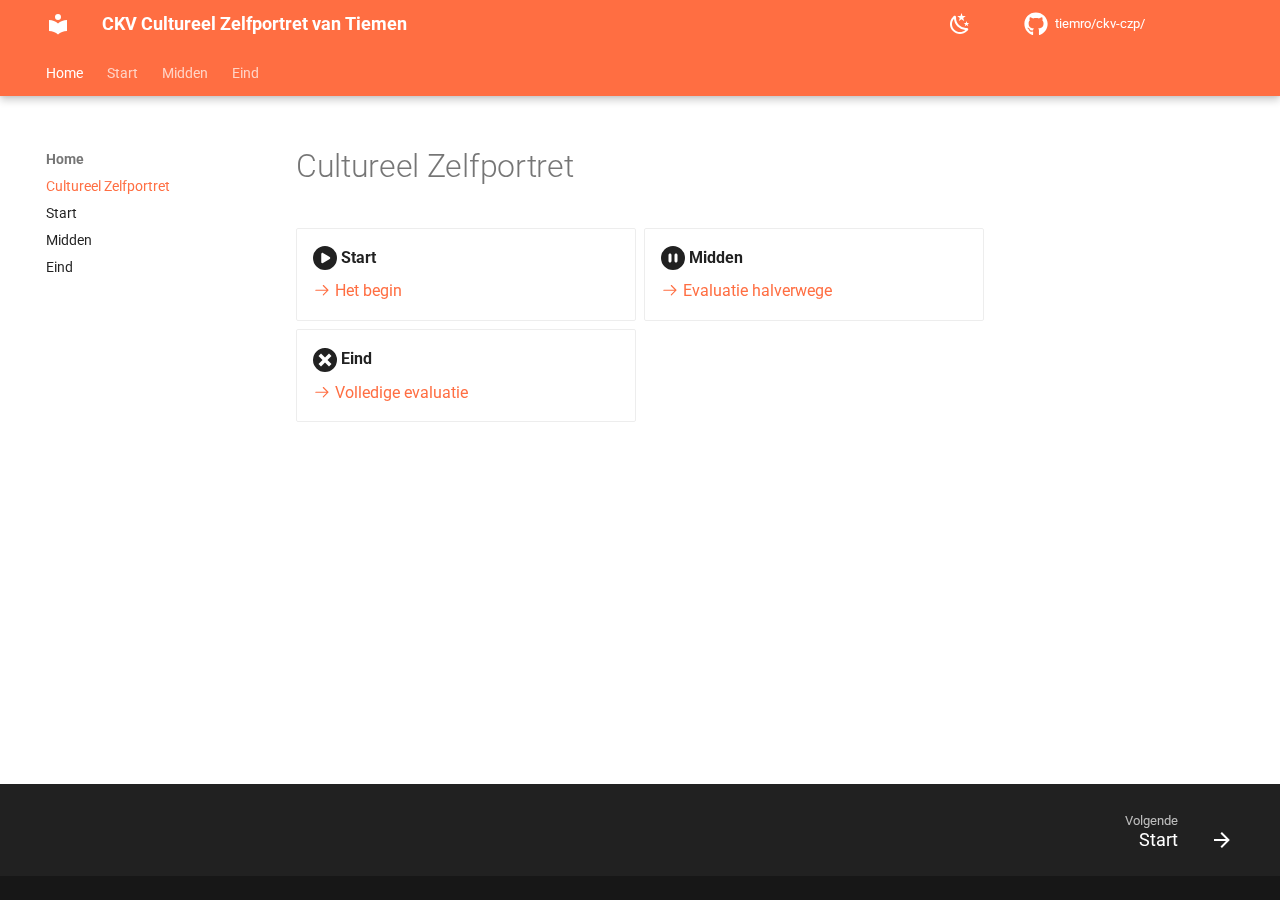
<file: index.html>
<!doctype html>
<html lang="nl" class="no-js">
  <head>
    
      <meta charset="utf-8">
      <meta name="viewport" content="width=device-width,initial-scale=1">
      
      
      
        <link rel="canonical" href="https://tiemro.github.io/ckv-czp/">
      
      
      
        <link rel="next" href="start/start/">
      
      
      <link rel="icon" href="assets/images/favicon.png">
      <meta name="generator" content="mkdocs-1.6.1, mkdocs-material-9.6.14">
    
    
      
        <title>Cultureel Zelfportret - CKV Cultureel Zelfportret van Tiemen</title>
      
    
    
      <link rel="stylesheet" href="assets/stylesheets/main.342714a4.min.css">
      
        
        <link rel="stylesheet" href="assets/stylesheets/palette.06af60db.min.css">
      
      

  
  
  
  
  <style>:root{--md-annotation-icon:url('data:image/svg+xml;charset=utf-8,%3Csvg%20xmlns%3D%22http%3A//www.w3.org/2000/svg%22%20viewBox%3D%220%200%2024%2024%22%3E%3Cpath%20d%3D%22M17%2013h-4v4h-2v-4H7v-2h4V7h2v4h4m-5-9A10%2010%200%200%200%202%2012a10%2010%200%200%200%2010%2010%2010%2010%200%200%200%2010-10A10%2010%200%200%200%2012%202%22/%3E%3C/svg%3E');}</style>


    
    
      
    
    
      
        
        
        <link rel="preconnect" href="https://fonts.gstatic.com" crossorigin>
        <link rel="stylesheet" href="https://fonts.googleapis.com/css?family=Roboto:300,300i,400,400i,700,700i%7CRoboto+Mono:400,400i,700,700i&display=fallback">
        <style>:root{--md-text-font:"Roboto";--md-code-font:"Roboto Mono"}</style>
      
    
    
    <script>__md_scope=new URL(".",location),__md_hash=e=>[...e].reduce(((e,_)=>(e<<5)-e+_.charCodeAt(0)),0),__md_get=(e,_=localStorage,t=__md_scope)=>JSON.parse(_.getItem(t.pathname+"."+e)),__md_set=(e,_,t=localStorage,a=__md_scope)=>{try{t.setItem(a.pathname+"."+e,JSON.stringify(_))}catch(e){}}</script>
    
      

    
    
    
  </head>
  
  
    
    
      
    
    
    
    
    <body dir="ltr" data-md-color-scheme="default" data-md-color-primary="deep-orange" data-md-color-accent="deep-orange">
  
    
    <input class="md-toggle" data-md-toggle="drawer" type="checkbox" id="__drawer" autocomplete="off">
    <input class="md-toggle" data-md-toggle="search" type="checkbox" id="__search" autocomplete="off">
    <label class="md-overlay" for="__drawer"></label>
    <div data-md-component="skip">
      
        
        <a href="#cultureel-zelfportret" class="md-skip">
          Ga naar inhoud
        </a>
      
    </div>
    <div data-md-component="announce">
      
    </div>
    
    
      

  

<header class="md-header md-header--shadow md-header--lifted" data-md-component="header">
  <nav class="md-header__inner md-grid" aria-label="Header">
    <a href="." title="CKV Cultureel Zelfportret van Tiemen" class="md-header__button md-logo" aria-label="CKV Cultureel Zelfportret van Tiemen" data-md-component="logo">
      
  
  <svg xmlns="http://www.w3.org/2000/svg" viewBox="0 0 24 24"><path d="M12 8a3 3 0 0 0 3-3 3 3 0 0 0-3-3 3 3 0 0 0-3 3 3 3 0 0 0 3 3m0 3.54C9.64 9.35 6.5 8 3 8v11c3.5 0 6.64 1.35 9 3.54 2.36-2.19 5.5-3.54 9-3.54V8c-3.5 0-6.64 1.35-9 3.54"/></svg>

    </a>
    <label class="md-header__button md-icon" for="__drawer">
      
      <svg xmlns="http://www.w3.org/2000/svg" viewBox="0 0 24 24"><path d="M3 6h18v2H3zm0 5h18v2H3zm0 5h18v2H3z"/></svg>
    </label>
    <div class="md-header__title" data-md-component="header-title">
      <div class="md-header__ellipsis">
        <div class="md-header__topic">
          <span class="md-ellipsis">
            CKV Cultureel Zelfportret van Tiemen
          </span>
        </div>
        <div class="md-header__topic" data-md-component="header-topic">
          <span class="md-ellipsis">
            
              Cultureel Zelfportret
            
          </span>
        </div>
      </div>
    </div>
    
      
        <form class="md-header__option" data-md-component="palette">
  
    
    
    
    <input class="md-option" data-md-color-media="(prefers-color-scheme: light)" data-md-color-scheme="default" data-md-color-primary="deep-orange" data-md-color-accent="deep-orange"  aria-label="Switch to dark mode"  type="radio" name="__palette" id="__palette_0">
    
      <label class="md-header__button md-icon" title="Switch to dark mode" for="__palette_1" hidden>
        <svg xmlns="http://www.w3.org/2000/svg" viewBox="0 0 24 24"><path d="m17.75 4.09-2.53 1.94.91 3.06-2.63-1.81-2.63 1.81.91-3.06-2.53-1.94L12.44 4l1.06-3 1.06 3zm3.5 6.91-1.64 1.25.59 1.98-1.7-1.17-1.7 1.17.59-1.98L15.75 11l2.06-.05L18.5 9l.69 1.95zm-2.28 4.95c.83-.08 1.72 1.1 1.19 1.85-.32.45-.66.87-1.08 1.27C15.17 23 8.84 23 4.94 19.07c-3.91-3.9-3.91-10.24 0-14.14.4-.4.82-.76 1.27-1.08.75-.53 1.93.36 1.85 1.19-.27 2.86.69 5.83 2.89 8.02a9.96 9.96 0 0 0 8.02 2.89m-1.64 2.02a12.08 12.08 0 0 1-7.8-3.47c-2.17-2.19-3.33-5-3.49-7.82-2.81 3.14-2.7 7.96.31 10.98 3.02 3.01 7.84 3.12 10.98.31"/></svg>
      </label>
    
  
    
    
    
    <input class="md-option" data-md-color-media="(prefers-color-scheme: dark)" data-md-color-scheme="slate" data-md-color-primary="deep-orange" data-md-color-accent="deep-orange"  aria-label="Switch to light mode"  type="radio" name="__palette" id="__palette_1">
    
      <label class="md-header__button md-icon" title="Switch to light mode" for="__palette_0" hidden>
        <svg xmlns="http://www.w3.org/2000/svg" viewBox="0 0 24 24"><path d="M12 8a4 4 0 0 0-4 4 4 4 0 0 0 4 4 4 4 0 0 0 4-4 4 4 0 0 0-4-4m0 10a6 6 0 0 1-6-6 6 6 0 0 1 6-6 6 6 0 0 1 6 6 6 6 0 0 1-6 6m8-9.31V4h-4.69L12 .69 8.69 4H4v4.69L.69 12 4 15.31V20h4.69L12 23.31 15.31 20H20v-4.69L23.31 12z"/></svg>
      </label>
    
  
</form>
      
    
    
      <script>var palette=__md_get("__palette");if(palette&&palette.color){if("(prefers-color-scheme)"===palette.color.media){var media=matchMedia("(prefers-color-scheme: light)"),input=document.querySelector(media.matches?"[data-md-color-media='(prefers-color-scheme: light)']":"[data-md-color-media='(prefers-color-scheme: dark)']");palette.color.media=input.getAttribute("data-md-color-media"),palette.color.scheme=input.getAttribute("data-md-color-scheme"),palette.color.primary=input.getAttribute("data-md-color-primary"),palette.color.accent=input.getAttribute("data-md-color-accent")}for(var[key,value]of Object.entries(palette.color))document.body.setAttribute("data-md-color-"+key,value)}</script>
    
    
    
      
      
    
    
      <div class="md-header__source">
        <a href="https://github.com/tiemro/ckv-czp/" title="Ga naar repository" class="md-source" data-md-component="source">
  <div class="md-source__icon md-icon">
    
    <svg xmlns="http://www.w3.org/2000/svg" viewBox="0 0 496 512"><!--! Font Awesome Free 6.7.2 by @fontawesome - https://fontawesome.com License - https://fontawesome.com/license/free (Icons: CC BY 4.0, Fonts: SIL OFL 1.1, Code: MIT License) Copyright 2024 Fonticons, Inc.--><path d="M165.9 397.4c0 2-2.3 3.6-5.2 3.6-3.3.3-5.6-1.3-5.6-3.6 0-2 2.3-3.6 5.2-3.6 3-.3 5.6 1.3 5.6 3.6m-31.1-4.5c-.7 2 1.3 4.3 4.3 4.9 2.6 1 5.6 0 6.2-2s-1.3-4.3-4.3-5.2c-2.6-.7-5.5.3-6.2 2.3m44.2-1.7c-2.9.7-4.9 2.6-4.6 4.9.3 2 2.9 3.3 5.9 2.6 2.9-.7 4.9-2.6 4.6-4.6-.3-1.9-3-3.2-5.9-2.9M244.8 8C106.1 8 0 113.3 0 252c0 110.9 69.8 205.8 169.5 239.2 12.8 2.3 17.3-5.6 17.3-12.1 0-6.2-.3-40.4-.3-61.4 0 0-70 15-84.7-29.8 0 0-11.4-29.1-27.8-36.6 0 0-22.9-15.7 1.6-15.4 0 0 24.9 2 38.6 25.8 21.9 38.6 58.6 27.5 72.9 20.9 2.3-16 8.8-27.1 16-33.7-55.9-6.2-112.3-14.3-112.3-110.5 0-27.5 7.6-41.3 23.6-58.9-2.6-6.5-11.1-33.3 2.6-67.9 20.9-6.5 69 27 69 27 20-5.6 41.5-8.5 62.8-8.5s42.8 2.9 62.8 8.5c0 0 48.1-33.6 69-27 13.7 34.7 5.2 61.4 2.6 67.9 16 17.7 25.8 31.5 25.8 58.9 0 96.5-58.9 104.2-114.8 110.5 9.2 7.9 17 22.9 17 46.4 0 33.7-.3 75.4-.3 83.6 0 6.5 4.6 14.4 17.3 12.1C428.2 457.8 496 362.9 496 252 496 113.3 383.5 8 244.8 8M97.2 352.9c-1.3 1-1 3.3.7 5.2 1.6 1.6 3.9 2.3 5.2 1 1.3-1 1-3.3-.7-5.2-1.6-1.6-3.9-2.3-5.2-1m-10.8-8.1c-.7 1.3.3 2.9 2.3 3.9 1.6 1 3.6.7 4.3-.7.7-1.3-.3-2.9-2.3-3.9-2-.6-3.6-.3-4.3.7m32.4 35.6c-1.6 1.3-1 4.3 1.3 6.2 2.3 2.3 5.2 2.6 6.5 1 1.3-1.3.7-4.3-1.3-6.2-2.2-2.3-5.2-2.6-6.5-1m-11.4-14.7c-1.6 1-1.6 3.6 0 5.9s4.3 3.3 5.6 2.3c1.6-1.3 1.6-3.9 0-6.2-1.4-2.3-4-3.3-5.6-2"/></svg>
  </div>
  <div class="md-source__repository">
    tiemro/ckv-czp/
  </div>
</a>
      </div>
    
  </nav>
  
    
      
<nav class="md-tabs" aria-label="Tabs" data-md-component="tabs">
  <div class="md-grid">
    <ul class="md-tabs__list">
      
        
  
  
  
    
  
  
    
    
      <li class="md-tabs__item md-tabs__item--active">
        <a href="." class="md-tabs__link">
          
  
  
  Home

        </a>
      </li>
    
  

      
        
  
  
  
  
    
    
      <li class="md-tabs__item">
        <a href="start/start/" class="md-tabs__link">
          
  
  
  Start

        </a>
      </li>
    
  

      
        
  
  
  
  
    
    
      <li class="md-tabs__item">
        <a href="midden/" class="md-tabs__link">
          
  
  
  Midden

        </a>
      </li>
    
  

      
        
  
  
  
  
    
    
      <li class="md-tabs__item">
        <a href="eind/" class="md-tabs__link">
          
  
  
  Eind

        </a>
      </li>
    
  

      
    </ul>
  </div>
</nav>
    
  
</header>
    
    <div class="md-container" data-md-component="container">
      
      
        
      
      <main class="md-main" data-md-component="main">
        <div class="md-main__inner md-grid">
          
            
              
              <div class="md-sidebar md-sidebar--primary" data-md-component="sidebar" data-md-type="navigation" >
                <div class="md-sidebar__scrollwrap">
                  <div class="md-sidebar__inner">
                    


  


<nav class="md-nav md-nav--primary md-nav--lifted" aria-label="Navigatie" data-md-level="0">
  <label class="md-nav__title" for="__drawer">
    <a href="." title="CKV Cultureel Zelfportret van Tiemen" class="md-nav__button md-logo" aria-label="CKV Cultureel Zelfportret van Tiemen" data-md-component="logo">
      
  
  <svg xmlns="http://www.w3.org/2000/svg" viewBox="0 0 24 24"><path d="M12 8a3 3 0 0 0 3-3 3 3 0 0 0-3-3 3 3 0 0 0-3 3 3 3 0 0 0 3 3m0 3.54C9.64 9.35 6.5 8 3 8v11c3.5 0 6.64 1.35 9 3.54 2.36-2.19 5.5-3.54 9-3.54V8c-3.5 0-6.64 1.35-9 3.54"/></svg>

    </a>
    CKV Cultureel Zelfportret van Tiemen
  </label>
  
    <div class="md-nav__source">
      <a href="https://github.com/tiemro/ckv-czp/" title="Ga naar repository" class="md-source" data-md-component="source">
  <div class="md-source__icon md-icon">
    
    <svg xmlns="http://www.w3.org/2000/svg" viewBox="0 0 496 512"><!--! Font Awesome Free 6.7.2 by @fontawesome - https://fontawesome.com License - https://fontawesome.com/license/free (Icons: CC BY 4.0, Fonts: SIL OFL 1.1, Code: MIT License) Copyright 2024 Fonticons, Inc.--><path d="M165.9 397.4c0 2-2.3 3.6-5.2 3.6-3.3.3-5.6-1.3-5.6-3.6 0-2 2.3-3.6 5.2-3.6 3-.3 5.6 1.3 5.6 3.6m-31.1-4.5c-.7 2 1.3 4.3 4.3 4.9 2.6 1 5.6 0 6.2-2s-1.3-4.3-4.3-5.2c-2.6-.7-5.5.3-6.2 2.3m44.2-1.7c-2.9.7-4.9 2.6-4.6 4.9.3 2 2.9 3.3 5.9 2.6 2.9-.7 4.9-2.6 4.6-4.6-.3-1.9-3-3.2-5.9-2.9M244.8 8C106.1 8 0 113.3 0 252c0 110.9 69.8 205.8 169.5 239.2 12.8 2.3 17.3-5.6 17.3-12.1 0-6.2-.3-40.4-.3-61.4 0 0-70 15-84.7-29.8 0 0-11.4-29.1-27.8-36.6 0 0-22.9-15.7 1.6-15.4 0 0 24.9 2 38.6 25.8 21.9 38.6 58.6 27.5 72.9 20.9 2.3-16 8.8-27.1 16-33.7-55.9-6.2-112.3-14.3-112.3-110.5 0-27.5 7.6-41.3 23.6-58.9-2.6-6.5-11.1-33.3 2.6-67.9 20.9-6.5 69 27 69 27 20-5.6 41.5-8.5 62.8-8.5s42.8 2.9 62.8 8.5c0 0 48.1-33.6 69-27 13.7 34.7 5.2 61.4 2.6 67.9 16 17.7 25.8 31.5 25.8 58.9 0 96.5-58.9 104.2-114.8 110.5 9.2 7.9 17 22.9 17 46.4 0 33.7-.3 75.4-.3 83.6 0 6.5 4.6 14.4 17.3 12.1C428.2 457.8 496 362.9 496 252 496 113.3 383.5 8 244.8 8M97.2 352.9c-1.3 1-1 3.3.7 5.2 1.6 1.6 3.9 2.3 5.2 1 1.3-1 1-3.3-.7-5.2-1.6-1.6-3.9-2.3-5.2-1m-10.8-8.1c-.7 1.3.3 2.9 2.3 3.9 1.6 1 3.6.7 4.3-.7.7-1.3-.3-2.9-2.3-3.9-2-.6-3.6-.3-4.3.7m32.4 35.6c-1.6 1.3-1 4.3 1.3 6.2 2.3 2.3 5.2 2.6 6.5 1 1.3-1.3.7-4.3-1.3-6.2-2.2-2.3-5.2-2.6-6.5-1m-11.4-14.7c-1.6 1-1.6 3.6 0 5.9s4.3 3.3 5.6 2.3c1.6-1.3 1.6-3.9 0-6.2-1.4-2.3-4-3.3-5.6-2"/></svg>
  </div>
  <div class="md-source__repository">
    tiemro/ckv-czp/
  </div>
</a>
    </div>
  
  <ul class="md-nav__list" data-md-scrollfix>
    
      
      
  
  
    
  
  
  
    
    
    
    
      
        
        
      
      
        
      
    
    
    <li class="md-nav__item md-nav__item--active md-nav__item--section md-nav__item--nested">
      
        
        
        <input class="md-nav__toggle md-toggle " type="checkbox" id="__nav_1" checked>
        
          
          <label class="md-nav__link" for="__nav_1" id="__nav_1_label" tabindex="">
            
  
  
  <span class="md-ellipsis">
    Home
    
  </span>
  

            <span class="md-nav__icon md-icon"></span>
          </label>
        
        <nav class="md-nav" data-md-level="1" aria-labelledby="__nav_1_label" aria-expanded="true">
          <label class="md-nav__title" for="__nav_1">
            <span class="md-nav__icon md-icon"></span>
            Home
          </label>
          <ul class="md-nav__list" data-md-scrollfix>
            
              
                
  
  
    
  
  
  
    <li class="md-nav__item md-nav__item--active">
      
      <input class="md-nav__toggle md-toggle" type="checkbox" id="__toc">
      
      
        
      
      
      <a href="." class="md-nav__link md-nav__link--active">
        
  
  
  <span class="md-ellipsis">
    Cultureel Zelfportret
    
  </span>
  

      </a>
      
    </li>
  

              
            
              
                
  
  
  
  
    <li class="md-nav__item">
      <a href="start/start/" class="md-nav__link">
        
  
  
  <span class="md-ellipsis">
    Start
    
  </span>
  

      </a>
    </li>
  

              
            
              
                
  
  
  
  
    <li class="md-nav__item">
      <a href="midden/" class="md-nav__link">
        
  
  
  <span class="md-ellipsis">
    Midden
    
  </span>
  

      </a>
    </li>
  

              
            
              
                
  
  
  
  
    <li class="md-nav__item">
      <a href="eind/" class="md-nav__link">
        
  
  
  <span class="md-ellipsis">
    Eind
    
  </span>
  

      </a>
    </li>
  

              
            
          </ul>
        </nav>
      
    </li>
  

    
      
      
  
  
  
  
    
    
    
    
      
      
        
      
    
    
    <li class="md-nav__item md-nav__item--nested">
      
        
        
        <input class="md-nav__toggle md-toggle " type="checkbox" id="__nav_2" >
        
          
          <label class="md-nav__link" for="__nav_2" id="__nav_2_label" tabindex="0">
            
  
  
  <span class="md-ellipsis">
    Start
    
  </span>
  

            <span class="md-nav__icon md-icon"></span>
          </label>
        
        <nav class="md-nav" data-md-level="1" aria-labelledby="__nav_2_label" aria-expanded="false">
          <label class="md-nav__title" for="__nav_2">
            <span class="md-nav__icon md-icon"></span>
            Start
          </label>
          <ul class="md-nav__list" data-md-scrollfix>
            
              
                
  
  
  
  
    <li class="md-nav__item">
      <a href="start/start/" class="md-nav__link">
        
  
  
  <span class="md-ellipsis">
    Start
    
  </span>
  

      </a>
    </li>
  

              
            
          </ul>
        </nav>
      
    </li>
  

    
      
      
  
  
  
  
    
    
    
    
      
      
        
      
    
    
    <li class="md-nav__item md-nav__item--nested">
      
        
        
        <input class="md-nav__toggle md-toggle " type="checkbox" id="__nav_3" >
        
          
          <label class="md-nav__link" for="__nav_3" id="__nav_3_label" tabindex="0">
            
  
  
  <span class="md-ellipsis">
    Midden
    
  </span>
  

            <span class="md-nav__icon md-icon"></span>
          </label>
        
        <nav class="md-nav" data-md-level="1" aria-labelledby="__nav_3_label" aria-expanded="false">
          <label class="md-nav__title" for="__nav_3">
            <span class="md-nav__icon md-icon"></span>
            Midden
          </label>
          <ul class="md-nav__list" data-md-scrollfix>
            
              
                
  
  
  
  
    <li class="md-nav__item">
      <a href="midden/" class="md-nav__link">
        
  
  
  <span class="md-ellipsis">
    Midden
    
  </span>
  

      </a>
    </li>
  

              
            
              
                
  
  
  
  
    <li class="md-nav__item">
      <a href="midden/verwachting/verwachting/" class="md-nav__link">
        
  
  
  <span class="md-ellipsis">
    Verwachting
    
  </span>
  

      </a>
    </li>
  

              
            
              
                
  
  
  
  
    <li class="md-nav__item">
      <a href="midden/betekenis/betekenis/" class="md-nav__link">
        
  
  
  <span class="md-ellipsis">
    Betekenis
    
  </span>
  

      </a>
    </li>
  

              
            
              
                
  
  
  
  
    <li class="md-nav__item">
      <a href="midden/vervolg/vervolg/" class="md-nav__link">
        
  
  
  <span class="md-ellipsis">
    Vervolg
    
  </span>
  

      </a>
    </li>
  

              
            
          </ul>
        </nav>
      
    </li>
  

    
      
      
  
  
  
  
    
    
    
    
      
      
        
      
    
    
    <li class="md-nav__item md-nav__item--nested">
      
        
        
        <input class="md-nav__toggle md-toggle " type="checkbox" id="__nav_4" >
        
          
          <label class="md-nav__link" for="__nav_4" id="__nav_4_label" tabindex="0">
            
  
  
  <span class="md-ellipsis">
    Eind
    
  </span>
  

            <span class="md-nav__icon md-icon"></span>
          </label>
        
        <nav class="md-nav" data-md-level="1" aria-labelledby="__nav_4_label" aria-expanded="false">
          <label class="md-nav__title" for="__nav_4">
            <span class="md-nav__icon md-icon"></span>
            Eind
          </label>
          <ul class="md-nav__list" data-md-scrollfix>
            
              
                
  
  
  
  
    <li class="md-nav__item">
      <a href="eind/" class="md-nav__link">
        
  
  
  <span class="md-ellipsis">
    Eind
    
  </span>
  

      </a>
    </li>
  

              
            
              
                
  
  
  
  
    <li class="md-nav__item">
      <a href="eind/verwachting/verwachting/" class="md-nav__link">
        
  
  
  <span class="md-ellipsis">
    Verwachting
    
  </span>
  

      </a>
    </li>
  

              
            
              
                
  
  
  
  
    <li class="md-nav__item">
      <a href="eind/betekenis/betekenis/" class="md-nav__link">
        
  
  
  <span class="md-ellipsis">
    Betekenis
    
  </span>
  

      </a>
    </li>
  

              
            
              
                
  
  
  
  
    <li class="md-nav__item">
      <a href="eind/vervolg/vervolg/" class="md-nav__link">
        
  
  
  <span class="md-ellipsis">
    Vervolg
    
  </span>
  

      </a>
    </li>
  

              
            
          </ul>
        </nav>
      
    </li>
  

    
  </ul>
</nav>
                  </div>
                </div>
              </div>
            
            
              
              <div class="md-sidebar md-sidebar--secondary" data-md-component="sidebar" data-md-type="toc" >
                <div class="md-sidebar__scrollwrap">
                  <div class="md-sidebar__inner">
                    

<nav class="md-nav md-nav--secondary" aria-label="Inhoudsopgave">
  
  
  
    
  
  
</nav>
                  </div>
                </div>
              </div>
            
          
          
            <div class="md-content" data-md-component="content">
              <article class="md-content__inner md-typeset">
                
                  


  
  


<h1 id="cultureel-zelfportret">Cultureel Zelfportret</h1>
<div class="grid cards">
<ul>
<li>
<p><span class="twemoji lg middle"><svg xmlns="http://www.w3.org/2000/svg" viewBox="0 0 512 512"><!--! Font Awesome Free 6.7.2 by @fontawesome - https://fontawesome.com License - https://fontawesome.com/license/free (Icons: CC BY 4.0, Fonts: SIL OFL 1.1, Code: MIT License) Copyright 2024 Fonticons, Inc.--><path d="M0 256a256 256 0 1 1 512 0 256 256 0 1 1-512 0m188.3-108.9c-7.6 4.2-12.3 12.3-12.3 20.9v176c0 8.7 4.7 16.7 12.3 20.9s16.8 4.1 24.3-.5l144-88c7.1-4.4 11.5-12.1 11.5-20.5s-4.4-16.1-11.5-20.5l-144-88c-7.4-4.5-16.7-4.7-24.3-.5z"/></svg></span> <strong>Start</strong></p>
<p><a href="start/start/"><span class="twemoji"><svg xmlns="http://www.w3.org/2000/svg" viewBox="0 0 24 24"><path d="M13.22 19.03a.75.75 0 0 1 0-1.06L18.19 13H3.75a.75.75 0 0 1 0-1.5h14.44l-4.97-4.97a.749.749 0 0 1 .326-1.275.75.75 0 0 1 .734.215l6.25 6.25a.75.75 0 0 1 0 1.06l-6.25 6.25a.75.75 0 0 1-1.06 0"/></svg></span> Het begin</a></p>
</li>
<li>
<p><span class="twemoji lg middle"><svg xmlns="http://www.w3.org/2000/svg" viewBox="0 0 512 512"><!--! Font Awesome Free 6.7.2 by @fontawesome - https://fontawesome.com License - https://fontawesome.com/license/free (Icons: CC BY 4.0, Fonts: SIL OFL 1.1, Code: MIT License) Copyright 2024 Fonticons, Inc.--><path d="M256 512a256 256 0 1 0 0-512 256 256 0 1 0 0 512m-32-320v128c0 17.7-14.3 32-32 32s-32-14.3-32-32V192c0-17.7 14.3-32 32-32s32 14.3 32 32m128 0v128c0 17.7-14.3 32-32 32s-32-14.3-32-32V192c0-17.7 14.3-32 32-32s32 14.3 32 32"/></svg></span> <strong>Midden</strong></p>
<p><a href="#"><span class="twemoji"><svg xmlns="http://www.w3.org/2000/svg" viewBox="0 0 24 24"><path d="M13.22 19.03a.75.75 0 0 1 0-1.06L18.19 13H3.75a.75.75 0 0 1 0-1.5h14.44l-4.97-4.97a.749.749 0 0 1 .326-1.275.75.75 0 0 1 .734.215l6.25 6.25a.75.75 0 0 1 0 1.06l-6.25 6.25a.75.75 0 0 1-1.06 0"/></svg></span> Evaluatie halverwege</a></p>
</li>
<li>
<p><span class="twemoji lg middle"><svg xmlns="http://www.w3.org/2000/svg" viewBox="0 0 12 12"><path d="M1.757 10.243a6.001 6.001 0 1 1 8.488-8.486 6.001 6.001 0 0 1-8.488 8.486M6 4.763l-2-2L2.763 4l2 2-2 2L4 9.237l2-2 2 2L9.237 8l-2-2 2-2L8 2.763Z"/></svg></span> <strong>Eind</strong></p>
<p><a href="#"><span class="twemoji"><svg xmlns="http://www.w3.org/2000/svg" viewBox="0 0 24 24"><path d="M13.22 19.03a.75.75 0 0 1 0-1.06L18.19 13H3.75a.75.75 0 0 1 0-1.5h14.44l-4.97-4.97a.749.749 0 0 1 .326-1.275.75.75 0 0 1 .734.215l6.25 6.25a.75.75 0 0 1 0 1.06l-6.25 6.25a.75.75 0 0 1-1.06 0"/></svg></span> Volledige evaluatie</a></p>
</li>
</ul>
</div>












                
              </article>
            </div>
          
          
<script>var target=document.getElementById(location.hash.slice(1));target&&target.name&&(target.checked=target.name.startsWith("__tabbed_"))</script>
        </div>
        
      </main>
      
        <footer class="md-footer">
  
    
      
      <nav class="md-footer__inner md-grid" aria-label="Footer" >
        
        
          
          <a href="start/start/" class="md-footer__link md-footer__link--next" aria-label="Volgende: Start">
            <div class="md-footer__title">
              <span class="md-footer__direction">
                Volgende
              </span>
              <div class="md-ellipsis">
                Start
              </div>
            </div>
            <div class="md-footer__button md-icon">
              
              <svg xmlns="http://www.w3.org/2000/svg" viewBox="0 0 24 24"><path d="M4 11v2h12l-5.5 5.5 1.42 1.42L19.84 12l-7.92-7.92L10.5 5.5 16 11z"/></svg>
            </div>
          </a>
        
      </nav>
    
  
  <div class="md-footer-meta md-typeset">
    <div class="md-footer-meta__inner md-grid">
      <div class="md-copyright">
  
  
</div>
      
    </div>
  </div>
</footer>
      
    </div>
    <div class="md-dialog" data-md-component="dialog">
      <div class="md-dialog__inner md-typeset"></div>
    </div>
    
      <div class="md-progress" data-md-component="progress" role="progressbar"></div>
    
    
    
      
      <script id="__config" type="application/json">{"base": ".", "features": ["navigation.instant", "navigation.instant.progress", "navigation.tabs", "navigation.tabs.sticky", "navigation.sections", "navigation.footer"], "search": "assets/javascripts/workers/search.d50fe291.min.js", "tags": null, "translations": {"clipboard.copied": "Gekopieerd naar klembord", "clipboard.copy": "Kopi\u00ebren naar klembord", "search.result.more.one": "1 extra overeenkomst op deze pagina", "search.result.more.other": "# extra overeenkomsten op deze pagina", "search.result.none": "Geen overeenkomende documenten", "search.result.one": "1 overeenkomende document", "search.result.other": "# overeenkomende documenten", "search.result.placeholder": "Typ om te beginnen met zoeken", "search.result.term.missing": "Ontbreekt", "select.version": "Selecteer versie"}, "version": null}</script>
    
    
      <script src="assets/javascripts/bundle.13a4f30d.min.js"></script>
      
    
  </body>
</html>
</file>
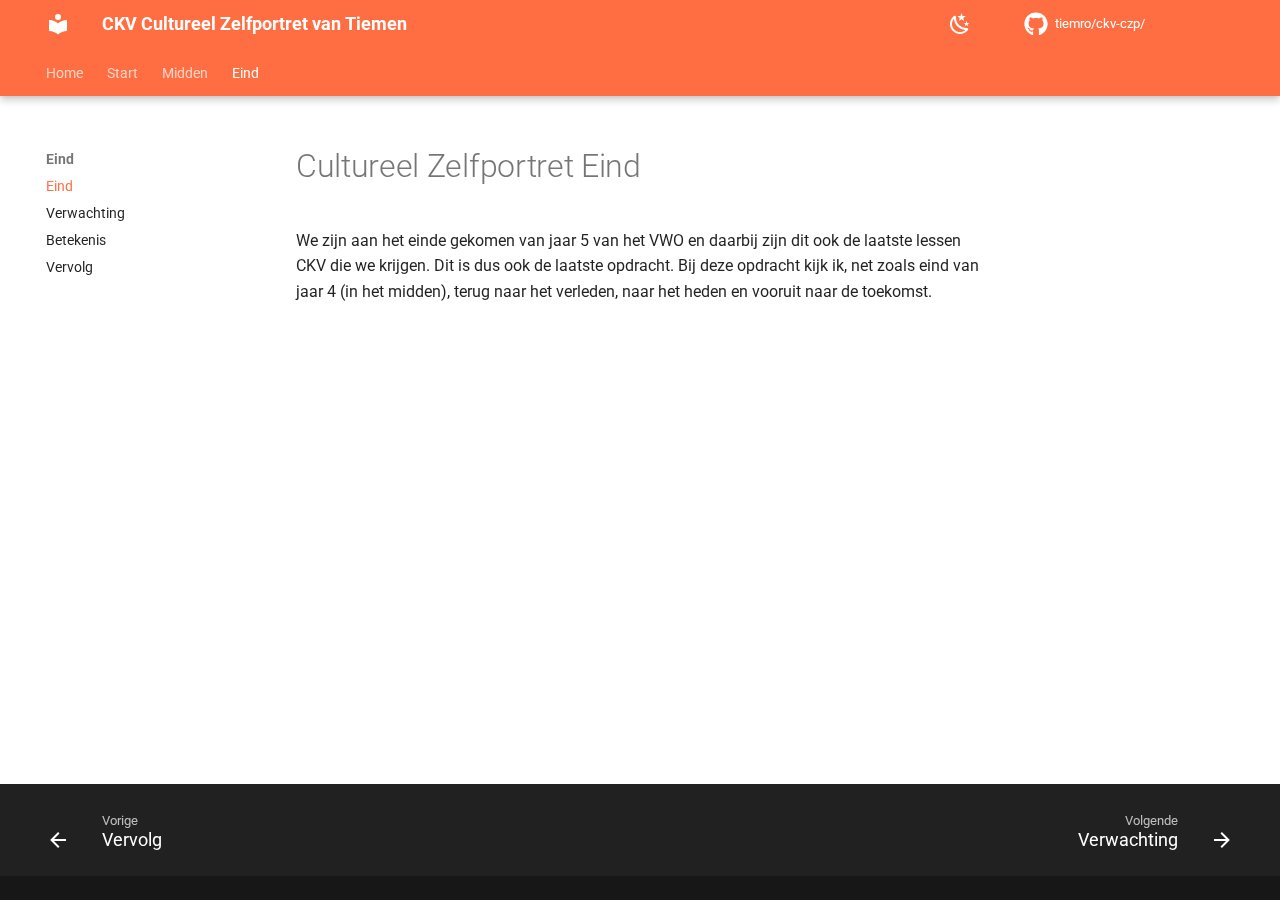
<file: eind/index.html>
<!doctype html>
<html lang="nl" class="no-js">
  <head>
    
      <meta charset="utf-8">
      <meta name="viewport" content="width=device-width,initial-scale=1">
      
      
      
        <link rel="canonical" href="https://tiemro.github.io/ckv-czp/eind/">
      
      
        <link rel="prev" href="../midden/vervolg/vervolg/">
      
      
        <link rel="next" href="verwachting/verwachting/">
      
      
      <link rel="icon" href="../assets/images/favicon.png">
      <meta name="generator" content="mkdocs-1.6.1, mkdocs-material-9.6.14">
    
    
      
        <title>Eind - CKV Cultureel Zelfportret van Tiemen</title>
      
    
    
      <link rel="stylesheet" href="../assets/stylesheets/main.342714a4.min.css">
      
        
        <link rel="stylesheet" href="../assets/stylesheets/palette.06af60db.min.css">
      
      

  
  
  
  
  <style>:root{--md-annotation-icon:url('data:image/svg+xml;charset=utf-8,%3Csvg%20xmlns%3D%22http%3A//www.w3.org/2000/svg%22%20viewBox%3D%220%200%2024%2024%22%3E%3Cpath%20d%3D%22M17%2013h-4v4h-2v-4H7v-2h4V7h2v4h4m-5-9A10%2010%200%200%200%202%2012a10%2010%200%200%200%2010%2010%2010%2010%200%200%200%2010-10A10%2010%200%200%200%2012%202%22/%3E%3C/svg%3E');}</style>


    
    
      
    
    
      
        
        
        <link rel="preconnect" href="https://fonts.gstatic.com" crossorigin>
        <link rel="stylesheet" href="https://fonts.googleapis.com/css?family=Roboto:300,300i,400,400i,700,700i%7CRoboto+Mono:400,400i,700,700i&display=fallback">
        <style>:root{--md-text-font:"Roboto";--md-code-font:"Roboto Mono"}</style>
      
    
    
    <script>__md_scope=new URL("..",location),__md_hash=e=>[...e].reduce(((e,_)=>(e<<5)-e+_.charCodeAt(0)),0),__md_get=(e,_=localStorage,t=__md_scope)=>JSON.parse(_.getItem(t.pathname+"."+e)),__md_set=(e,_,t=localStorage,a=__md_scope)=>{try{t.setItem(a.pathname+"."+e,JSON.stringify(_))}catch(e){}}</script>
    
      

    
    
    
  </head>
  
  
    
    
      
    
    
    
    
    <body dir="ltr" data-md-color-scheme="default" data-md-color-primary="deep-orange" data-md-color-accent="deep-orange">
  
    
    <input class="md-toggle" data-md-toggle="drawer" type="checkbox" id="__drawer" autocomplete="off">
    <input class="md-toggle" data-md-toggle="search" type="checkbox" id="__search" autocomplete="off">
    <label class="md-overlay" for="__drawer"></label>
    <div data-md-component="skip">
      
        
        <a href="#cultureel-zelfportret-eind" class="md-skip">
          Ga naar inhoud
        </a>
      
    </div>
    <div data-md-component="announce">
      
    </div>
    
    
      

  

<header class="md-header md-header--shadow md-header--lifted" data-md-component="header">
  <nav class="md-header__inner md-grid" aria-label="Header">
    <a href=".." title="CKV Cultureel Zelfportret van Tiemen" class="md-header__button md-logo" aria-label="CKV Cultureel Zelfportret van Tiemen" data-md-component="logo">
      
  
  <svg xmlns="http://www.w3.org/2000/svg" viewBox="0 0 24 24"><path d="M12 8a3 3 0 0 0 3-3 3 3 0 0 0-3-3 3 3 0 0 0-3 3 3 3 0 0 0 3 3m0 3.54C9.64 9.35 6.5 8 3 8v11c3.5 0 6.64 1.35 9 3.54 2.36-2.19 5.5-3.54 9-3.54V8c-3.5 0-6.64 1.35-9 3.54"/></svg>

    </a>
    <label class="md-header__button md-icon" for="__drawer">
      
      <svg xmlns="http://www.w3.org/2000/svg" viewBox="0 0 24 24"><path d="M3 6h18v2H3zm0 5h18v2H3zm0 5h18v2H3z"/></svg>
    </label>
    <div class="md-header__title" data-md-component="header-title">
      <div class="md-header__ellipsis">
        <div class="md-header__topic">
          <span class="md-ellipsis">
            CKV Cultureel Zelfportret van Tiemen
          </span>
        </div>
        <div class="md-header__topic" data-md-component="header-topic">
          <span class="md-ellipsis">
            
              Eind
            
          </span>
        </div>
      </div>
    </div>
    
      
        <form class="md-header__option" data-md-component="palette">
  
    
    
    
    <input class="md-option" data-md-color-media="(prefers-color-scheme: light)" data-md-color-scheme="default" data-md-color-primary="deep-orange" data-md-color-accent="deep-orange"  aria-label="Switch to dark mode"  type="radio" name="__palette" id="__palette_0">
    
      <label class="md-header__button md-icon" title="Switch to dark mode" for="__palette_1" hidden>
        <svg xmlns="http://www.w3.org/2000/svg" viewBox="0 0 24 24"><path d="m17.75 4.09-2.53 1.94.91 3.06-2.63-1.81-2.63 1.81.91-3.06-2.53-1.94L12.44 4l1.06-3 1.06 3zm3.5 6.91-1.64 1.25.59 1.98-1.7-1.17-1.7 1.17.59-1.98L15.75 11l2.06-.05L18.5 9l.69 1.95zm-2.28 4.95c.83-.08 1.72 1.1 1.19 1.85-.32.45-.66.87-1.08 1.27C15.17 23 8.84 23 4.94 19.07c-3.91-3.9-3.91-10.24 0-14.14.4-.4.82-.76 1.27-1.08.75-.53 1.93.36 1.85 1.19-.27 2.86.69 5.83 2.89 8.02a9.96 9.96 0 0 0 8.02 2.89m-1.64 2.02a12.08 12.08 0 0 1-7.8-3.47c-2.17-2.19-3.33-5-3.49-7.82-2.81 3.14-2.7 7.96.31 10.98 3.02 3.01 7.84 3.12 10.98.31"/></svg>
      </label>
    
  
    
    
    
    <input class="md-option" data-md-color-media="(prefers-color-scheme: dark)" data-md-color-scheme="slate" data-md-color-primary="deep-orange" data-md-color-accent="deep-orange"  aria-label="Switch to light mode"  type="radio" name="__palette" id="__palette_1">
    
      <label class="md-header__button md-icon" title="Switch to light mode" for="__palette_0" hidden>
        <svg xmlns="http://www.w3.org/2000/svg" viewBox="0 0 24 24"><path d="M12 8a4 4 0 0 0-4 4 4 4 0 0 0 4 4 4 4 0 0 0 4-4 4 4 0 0 0-4-4m0 10a6 6 0 0 1-6-6 6 6 0 0 1 6-6 6 6 0 0 1 6 6 6 6 0 0 1-6 6m8-9.31V4h-4.69L12 .69 8.69 4H4v4.69L.69 12 4 15.31V20h4.69L12 23.31 15.31 20H20v-4.69L23.31 12z"/></svg>
      </label>
    
  
</form>
      
    
    
      <script>var palette=__md_get("__palette");if(palette&&palette.color){if("(prefers-color-scheme)"===palette.color.media){var media=matchMedia("(prefers-color-scheme: light)"),input=document.querySelector(media.matches?"[data-md-color-media='(prefers-color-scheme: light)']":"[data-md-color-media='(prefers-color-scheme: dark)']");palette.color.media=input.getAttribute("data-md-color-media"),palette.color.scheme=input.getAttribute("data-md-color-scheme"),palette.color.primary=input.getAttribute("data-md-color-primary"),palette.color.accent=input.getAttribute("data-md-color-accent")}for(var[key,value]of Object.entries(palette.color))document.body.setAttribute("data-md-color-"+key,value)}</script>
    
    
    
      
      
    
    
      <div class="md-header__source">
        <a href="https://github.com/tiemro/ckv-czp/" title="Ga naar repository" class="md-source" data-md-component="source">
  <div class="md-source__icon md-icon">
    
    <svg xmlns="http://www.w3.org/2000/svg" viewBox="0 0 496 512"><!--! Font Awesome Free 6.7.2 by @fontawesome - https://fontawesome.com License - https://fontawesome.com/license/free (Icons: CC BY 4.0, Fonts: SIL OFL 1.1, Code: MIT License) Copyright 2024 Fonticons, Inc.--><path d="M165.9 397.4c0 2-2.3 3.6-5.2 3.6-3.3.3-5.6-1.3-5.6-3.6 0-2 2.3-3.6 5.2-3.6 3-.3 5.6 1.3 5.6 3.6m-31.1-4.5c-.7 2 1.3 4.3 4.3 4.9 2.6 1 5.6 0 6.2-2s-1.3-4.3-4.3-5.2c-2.6-.7-5.5.3-6.2 2.3m44.2-1.7c-2.9.7-4.9 2.6-4.6 4.9.3 2 2.9 3.3 5.9 2.6 2.9-.7 4.9-2.6 4.6-4.6-.3-1.9-3-3.2-5.9-2.9M244.8 8C106.1 8 0 113.3 0 252c0 110.9 69.8 205.8 169.5 239.2 12.8 2.3 17.3-5.6 17.3-12.1 0-6.2-.3-40.4-.3-61.4 0 0-70 15-84.7-29.8 0 0-11.4-29.1-27.8-36.6 0 0-22.9-15.7 1.6-15.4 0 0 24.9 2 38.6 25.8 21.9 38.6 58.6 27.5 72.9 20.9 2.3-16 8.8-27.1 16-33.7-55.9-6.2-112.3-14.3-112.3-110.5 0-27.5 7.6-41.3 23.6-58.9-2.6-6.5-11.1-33.3 2.6-67.9 20.9-6.5 69 27 69 27 20-5.6 41.5-8.5 62.8-8.5s42.8 2.9 62.8 8.5c0 0 48.1-33.6 69-27 13.7 34.7 5.2 61.4 2.6 67.9 16 17.7 25.8 31.5 25.8 58.9 0 96.5-58.9 104.2-114.8 110.5 9.2 7.9 17 22.9 17 46.4 0 33.7-.3 75.4-.3 83.6 0 6.5 4.6 14.4 17.3 12.1C428.2 457.8 496 362.9 496 252 496 113.3 383.5 8 244.8 8M97.2 352.9c-1.3 1-1 3.3.7 5.2 1.6 1.6 3.9 2.3 5.2 1 1.3-1 1-3.3-.7-5.2-1.6-1.6-3.9-2.3-5.2-1m-10.8-8.1c-.7 1.3.3 2.9 2.3 3.9 1.6 1 3.6.7 4.3-.7.7-1.3-.3-2.9-2.3-3.9-2-.6-3.6-.3-4.3.7m32.4 35.6c-1.6 1.3-1 4.3 1.3 6.2 2.3 2.3 5.2 2.6 6.5 1 1.3-1.3.7-4.3-1.3-6.2-2.2-2.3-5.2-2.6-6.5-1m-11.4-14.7c-1.6 1-1.6 3.6 0 5.9s4.3 3.3 5.6 2.3c1.6-1.3 1.6-3.9 0-6.2-1.4-2.3-4-3.3-5.6-2"/></svg>
  </div>
  <div class="md-source__repository">
    tiemro/ckv-czp/
  </div>
</a>
      </div>
    
  </nav>
  
    
      
<nav class="md-tabs" aria-label="Tabs" data-md-component="tabs">
  <div class="md-grid">
    <ul class="md-tabs__list">
      
        
  
  
  
  
    
    
      <li class="md-tabs__item">
        <a href=".." class="md-tabs__link">
          
  
  
  Home

        </a>
      </li>
    
  

      
        
  
  
  
  
    
    
      <li class="md-tabs__item">
        <a href="../start/start/" class="md-tabs__link">
          
  
  
  Start

        </a>
      </li>
    
  

      
        
  
  
  
  
    
    
      <li class="md-tabs__item">
        <a href="../midden/" class="md-tabs__link">
          
  
  
  Midden

        </a>
      </li>
    
  

      
        
  
  
  
    
  
  
    
    
      <li class="md-tabs__item md-tabs__item--active">
        <a href="./" class="md-tabs__link">
          
  
  
  Eind

        </a>
      </li>
    
  

      
    </ul>
  </div>
</nav>
    
  
</header>
    
    <div class="md-container" data-md-component="container">
      
      
        
      
      <main class="md-main" data-md-component="main">
        <div class="md-main__inner md-grid">
          
            
              
              <div class="md-sidebar md-sidebar--primary" data-md-component="sidebar" data-md-type="navigation" >
                <div class="md-sidebar__scrollwrap">
                  <div class="md-sidebar__inner">
                    


  


<nav class="md-nav md-nav--primary md-nav--lifted" aria-label="Navigatie" data-md-level="0">
  <label class="md-nav__title" for="__drawer">
    <a href=".." title="CKV Cultureel Zelfportret van Tiemen" class="md-nav__button md-logo" aria-label="CKV Cultureel Zelfportret van Tiemen" data-md-component="logo">
      
  
  <svg xmlns="http://www.w3.org/2000/svg" viewBox="0 0 24 24"><path d="M12 8a3 3 0 0 0 3-3 3 3 0 0 0-3-3 3 3 0 0 0-3 3 3 3 0 0 0 3 3m0 3.54C9.64 9.35 6.5 8 3 8v11c3.5 0 6.64 1.35 9 3.54 2.36-2.19 5.5-3.54 9-3.54V8c-3.5 0-6.64 1.35-9 3.54"/></svg>

    </a>
    CKV Cultureel Zelfportret van Tiemen
  </label>
  
    <div class="md-nav__source">
      <a href="https://github.com/tiemro/ckv-czp/" title="Ga naar repository" class="md-source" data-md-component="source">
  <div class="md-source__icon md-icon">
    
    <svg xmlns="http://www.w3.org/2000/svg" viewBox="0 0 496 512"><!--! Font Awesome Free 6.7.2 by @fontawesome - https://fontawesome.com License - https://fontawesome.com/license/free (Icons: CC BY 4.0, Fonts: SIL OFL 1.1, Code: MIT License) Copyright 2024 Fonticons, Inc.--><path d="M165.9 397.4c0 2-2.3 3.6-5.2 3.6-3.3.3-5.6-1.3-5.6-3.6 0-2 2.3-3.6 5.2-3.6 3-.3 5.6 1.3 5.6 3.6m-31.1-4.5c-.7 2 1.3 4.3 4.3 4.9 2.6 1 5.6 0 6.2-2s-1.3-4.3-4.3-5.2c-2.6-.7-5.5.3-6.2 2.3m44.2-1.7c-2.9.7-4.9 2.6-4.6 4.9.3 2 2.9 3.3 5.9 2.6 2.9-.7 4.9-2.6 4.6-4.6-.3-1.9-3-3.2-5.9-2.9M244.8 8C106.1 8 0 113.3 0 252c0 110.9 69.8 205.8 169.5 239.2 12.8 2.3 17.3-5.6 17.3-12.1 0-6.2-.3-40.4-.3-61.4 0 0-70 15-84.7-29.8 0 0-11.4-29.1-27.8-36.6 0 0-22.9-15.7 1.6-15.4 0 0 24.9 2 38.6 25.8 21.9 38.6 58.6 27.5 72.9 20.9 2.3-16 8.8-27.1 16-33.7-55.9-6.2-112.3-14.3-112.3-110.5 0-27.5 7.6-41.3 23.6-58.9-2.6-6.5-11.1-33.3 2.6-67.9 20.9-6.5 69 27 69 27 20-5.6 41.5-8.5 62.8-8.5s42.8 2.9 62.8 8.5c0 0 48.1-33.6 69-27 13.7 34.7 5.2 61.4 2.6 67.9 16 17.7 25.8 31.5 25.8 58.9 0 96.5-58.9 104.2-114.8 110.5 9.2 7.9 17 22.9 17 46.4 0 33.7-.3 75.4-.3 83.6 0 6.5 4.6 14.4 17.3 12.1C428.2 457.8 496 362.9 496 252 496 113.3 383.5 8 244.8 8M97.2 352.9c-1.3 1-1 3.3.7 5.2 1.6 1.6 3.9 2.3 5.2 1 1.3-1 1-3.3-.7-5.2-1.6-1.6-3.9-2.3-5.2-1m-10.8-8.1c-.7 1.3.3 2.9 2.3 3.9 1.6 1 3.6.7 4.3-.7.7-1.3-.3-2.9-2.3-3.9-2-.6-3.6-.3-4.3.7m32.4 35.6c-1.6 1.3-1 4.3 1.3 6.2 2.3 2.3 5.2 2.6 6.5 1 1.3-1.3.7-4.3-1.3-6.2-2.2-2.3-5.2-2.6-6.5-1m-11.4-14.7c-1.6 1-1.6 3.6 0 5.9s4.3 3.3 5.6 2.3c1.6-1.3 1.6-3.9 0-6.2-1.4-2.3-4-3.3-5.6-2"/></svg>
  </div>
  <div class="md-source__repository">
    tiemro/ckv-czp/
  </div>
</a>
    </div>
  
  <ul class="md-nav__list" data-md-scrollfix>
    
      
      
  
  
  
  
    
    
    
    
      
      
        
      
    
    
    <li class="md-nav__item md-nav__item--nested">
      
        
        
        <input class="md-nav__toggle md-toggle " type="checkbox" id="__nav_1" >
        
          
          <label class="md-nav__link" for="__nav_1" id="__nav_1_label" tabindex="0">
            
  
  
  <span class="md-ellipsis">
    Home
    
  </span>
  

            <span class="md-nav__icon md-icon"></span>
          </label>
        
        <nav class="md-nav" data-md-level="1" aria-labelledby="__nav_1_label" aria-expanded="false">
          <label class="md-nav__title" for="__nav_1">
            <span class="md-nav__icon md-icon"></span>
            Home
          </label>
          <ul class="md-nav__list" data-md-scrollfix>
            
              
                
  
  
  
  
    <li class="md-nav__item">
      <a href=".." class="md-nav__link">
        
  
  
  <span class="md-ellipsis">
    Cultureel Zelfportret
    
  </span>
  

      </a>
    </li>
  

              
            
              
                
  
  
  
  
    <li class="md-nav__item">
      <a href="../start/start/" class="md-nav__link">
        
  
  
  <span class="md-ellipsis">
    Start
    
  </span>
  

      </a>
    </li>
  

              
            
              
                
  
  
  
  
    <li class="md-nav__item">
      <a href="../midden/" class="md-nav__link">
        
  
  
  <span class="md-ellipsis">
    Midden
    
  </span>
  

      </a>
    </li>
  

              
            
              
                
  
  
    
  
  
  
    <li class="md-nav__item md-nav__item--active">
      
      <input class="md-nav__toggle md-toggle" type="checkbox" id="__toc">
      
      
        
      
      
      <a href="./" class="md-nav__link md-nav__link--active">
        
  
  
  <span class="md-ellipsis">
    Eind
    
  </span>
  

      </a>
      
    </li>
  

              
            
          </ul>
        </nav>
      
    </li>
  

    
      
      
  
  
  
  
    
    
    
    
      
      
        
      
    
    
    <li class="md-nav__item md-nav__item--nested">
      
        
        
        <input class="md-nav__toggle md-toggle " type="checkbox" id="__nav_2" >
        
          
          <label class="md-nav__link" for="__nav_2" id="__nav_2_label" tabindex="0">
            
  
  
  <span class="md-ellipsis">
    Start
    
  </span>
  

            <span class="md-nav__icon md-icon"></span>
          </label>
        
        <nav class="md-nav" data-md-level="1" aria-labelledby="__nav_2_label" aria-expanded="false">
          <label class="md-nav__title" for="__nav_2">
            <span class="md-nav__icon md-icon"></span>
            Start
          </label>
          <ul class="md-nav__list" data-md-scrollfix>
            
              
                
  
  
  
  
    <li class="md-nav__item">
      <a href="../start/start/" class="md-nav__link">
        
  
  
  <span class="md-ellipsis">
    Start
    
  </span>
  

      </a>
    </li>
  

              
            
          </ul>
        </nav>
      
    </li>
  

    
      
      
  
  
  
  
    
    
    
    
      
      
        
      
    
    
    <li class="md-nav__item md-nav__item--nested">
      
        
        
        <input class="md-nav__toggle md-toggle " type="checkbox" id="__nav_3" >
        
          
          <label class="md-nav__link" for="__nav_3" id="__nav_3_label" tabindex="0">
            
  
  
  <span class="md-ellipsis">
    Midden
    
  </span>
  

            <span class="md-nav__icon md-icon"></span>
          </label>
        
        <nav class="md-nav" data-md-level="1" aria-labelledby="__nav_3_label" aria-expanded="false">
          <label class="md-nav__title" for="__nav_3">
            <span class="md-nav__icon md-icon"></span>
            Midden
          </label>
          <ul class="md-nav__list" data-md-scrollfix>
            
              
                
  
  
  
  
    <li class="md-nav__item">
      <a href="../midden/" class="md-nav__link">
        
  
  
  <span class="md-ellipsis">
    Midden
    
  </span>
  

      </a>
    </li>
  

              
            
              
                
  
  
  
  
    <li class="md-nav__item">
      <a href="../midden/verwachting/verwachting/" class="md-nav__link">
        
  
  
  <span class="md-ellipsis">
    Verwachting
    
  </span>
  

      </a>
    </li>
  

              
            
              
                
  
  
  
  
    <li class="md-nav__item">
      <a href="../midden/betekenis/betekenis/" class="md-nav__link">
        
  
  
  <span class="md-ellipsis">
    Betekenis
    
  </span>
  

      </a>
    </li>
  

              
            
              
                
  
  
  
  
    <li class="md-nav__item">
      <a href="../midden/vervolg/vervolg/" class="md-nav__link">
        
  
  
  <span class="md-ellipsis">
    Vervolg
    
  </span>
  

      </a>
    </li>
  

              
            
          </ul>
        </nav>
      
    </li>
  

    
      
      
  
  
    
  
  
  
    
    
    
    
      
        
        
      
      
        
      
    
    
    <li class="md-nav__item md-nav__item--active md-nav__item--section md-nav__item--nested">
      
        
        
        <input class="md-nav__toggle md-toggle " type="checkbox" id="__nav_4" checked>
        
          
          <label class="md-nav__link" for="__nav_4" id="__nav_4_label" tabindex="">
            
  
  
  <span class="md-ellipsis">
    Eind
    
  </span>
  

            <span class="md-nav__icon md-icon"></span>
          </label>
        
        <nav class="md-nav" data-md-level="1" aria-labelledby="__nav_4_label" aria-expanded="true">
          <label class="md-nav__title" for="__nav_4">
            <span class="md-nav__icon md-icon"></span>
            Eind
          </label>
          <ul class="md-nav__list" data-md-scrollfix>
            
              
                
  
  
    
  
  
  
    <li class="md-nav__item md-nav__item--active">
      
      <input class="md-nav__toggle md-toggle" type="checkbox" id="__toc">
      
      
        
      
      
      <a href="./" class="md-nav__link md-nav__link--active">
        
  
  
  <span class="md-ellipsis">
    Eind
    
  </span>
  

      </a>
      
    </li>
  

              
            
              
                
  
  
  
  
    <li class="md-nav__item">
      <a href="verwachting/verwachting/" class="md-nav__link">
        
  
  
  <span class="md-ellipsis">
    Verwachting
    
  </span>
  

      </a>
    </li>
  

              
            
              
                
  
  
  
  
    <li class="md-nav__item">
      <a href="betekenis/betekenis/" class="md-nav__link">
        
  
  
  <span class="md-ellipsis">
    Betekenis
    
  </span>
  

      </a>
    </li>
  

              
            
              
                
  
  
  
  
    <li class="md-nav__item">
      <a href="vervolg/vervolg/" class="md-nav__link">
        
  
  
  <span class="md-ellipsis">
    Vervolg
    
  </span>
  

      </a>
    </li>
  

              
            
          </ul>
        </nav>
      
    </li>
  

    
  </ul>
</nav>
                  </div>
                </div>
              </div>
            
            
              
              <div class="md-sidebar md-sidebar--secondary" data-md-component="sidebar" data-md-type="toc" >
                <div class="md-sidebar__scrollwrap">
                  <div class="md-sidebar__inner">
                    

<nav class="md-nav md-nav--secondary" aria-label="Inhoudsopgave">
  
  
  
    
  
  
</nav>
                  </div>
                </div>
              </div>
            
          
          
            <div class="md-content" data-md-component="content">
              <article class="md-content__inner md-typeset">
                
                  


  
  


<h1 id="cultureel-zelfportret-eind">Cultureel Zelfportret Eind</h1>
<p>We zijn aan het einde gekomen van jaar 5 van het VWO en daarbij zijn dit ook de laatste lessen CKV die we krijgen. Dit is dus ook de laatste opdracht. Bij deze opdracht kijk ik, net zoals eind van jaar 4 (in het midden), terug naar het verleden, naar het heden en vooruit naar de toekomst.</p>












                
              </article>
            </div>
          
          
<script>var target=document.getElementById(location.hash.slice(1));target&&target.name&&(target.checked=target.name.startsWith("__tabbed_"))</script>
        </div>
        
      </main>
      
        <footer class="md-footer">
  
    
      
      <nav class="md-footer__inner md-grid" aria-label="Footer" >
        
          
          <a href="../midden/vervolg/vervolg/" class="md-footer__link md-footer__link--prev" aria-label="Vorige: Vervolg">
            <div class="md-footer__button md-icon">
              
              <svg xmlns="http://www.w3.org/2000/svg" viewBox="0 0 24 24"><path d="M20 11v2H8l5.5 5.5-1.42 1.42L4.16 12l7.92-7.92L13.5 5.5 8 11z"/></svg>
            </div>
            <div class="md-footer__title">
              <span class="md-footer__direction">
                Vorige
              </span>
              <div class="md-ellipsis">
                Vervolg
              </div>
            </div>
          </a>
        
        
          
          <a href="verwachting/verwachting/" class="md-footer__link md-footer__link--next" aria-label="Volgende: Verwachting">
            <div class="md-footer__title">
              <span class="md-footer__direction">
                Volgende
              </span>
              <div class="md-ellipsis">
                Verwachting
              </div>
            </div>
            <div class="md-footer__button md-icon">
              
              <svg xmlns="http://www.w3.org/2000/svg" viewBox="0 0 24 24"><path d="M4 11v2h12l-5.5 5.5 1.42 1.42L19.84 12l-7.92-7.92L10.5 5.5 16 11z"/></svg>
            </div>
          </a>
        
      </nav>
    
  
  <div class="md-footer-meta md-typeset">
    <div class="md-footer-meta__inner md-grid">
      <div class="md-copyright">
  
  
</div>
      
    </div>
  </div>
</footer>
      
    </div>
    <div class="md-dialog" data-md-component="dialog">
      <div class="md-dialog__inner md-typeset"></div>
    </div>
    
      <div class="md-progress" data-md-component="progress" role="progressbar"></div>
    
    
    
      
      <script id="__config" type="application/json">{"base": "..", "features": ["navigation.instant", "navigation.instant.progress", "navigation.tabs", "navigation.tabs.sticky", "navigation.sections", "navigation.footer"], "search": "../assets/javascripts/workers/search.d50fe291.min.js", "tags": null, "translations": {"clipboard.copied": "Gekopieerd naar klembord", "clipboard.copy": "Kopi\u00ebren naar klembord", "search.result.more.one": "1 extra overeenkomst op deze pagina", "search.result.more.other": "# extra overeenkomsten op deze pagina", "search.result.none": "Geen overeenkomende documenten", "search.result.one": "1 overeenkomende document", "search.result.other": "# overeenkomende documenten", "search.result.placeholder": "Typ om te beginnen met zoeken", "search.result.term.missing": "Ontbreekt", "select.version": "Selecteer versie"}, "version": null}</script>
    
    
      <script src="../assets/javascripts/bundle.13a4f30d.min.js"></script>
      
    
  </body>
</html>
</file>
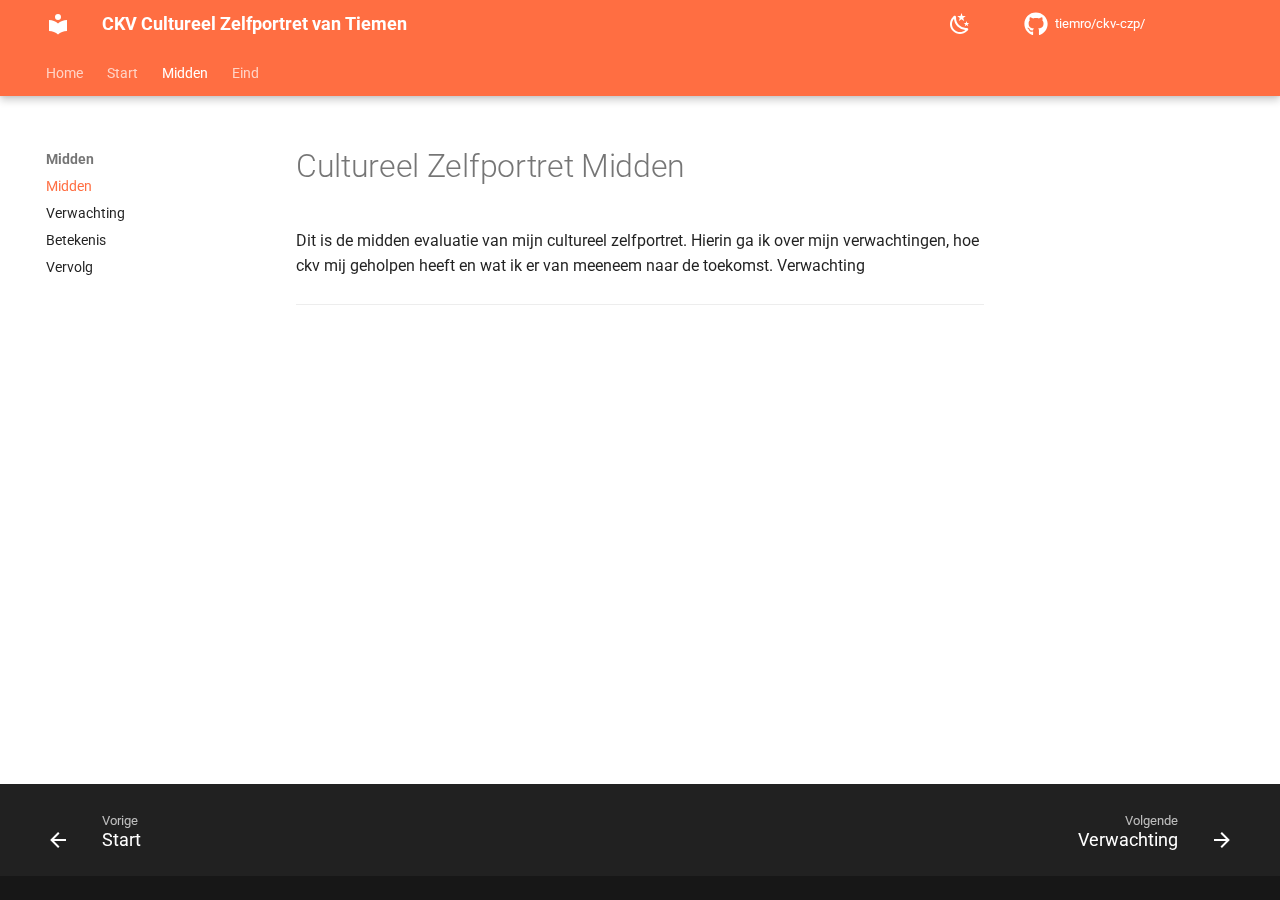
<file: midden/index.html>
<!doctype html>
<html lang="nl" class="no-js">
  <head>
    
      <meta charset="utf-8">
      <meta name="viewport" content="width=device-width,initial-scale=1">
      
      
      
        <link rel="canonical" href="https://tiemro.github.io/ckv-czp/midden/">
      
      
        <link rel="prev" href="../start/start/">
      
      
        <link rel="next" href="verwachting/verwachting/">
      
      
      <link rel="icon" href="../assets/images/favicon.png">
      <meta name="generator" content="mkdocs-1.6.1, mkdocs-material-9.6.14">
    
    
      
        <title>Midden - CKV Cultureel Zelfportret van Tiemen</title>
      
    
    
      <link rel="stylesheet" href="../assets/stylesheets/main.342714a4.min.css">
      
        
        <link rel="stylesheet" href="../assets/stylesheets/palette.06af60db.min.css">
      
      

  
  
  
  
  <style>:root{--md-annotation-icon:url('data:image/svg+xml;charset=utf-8,%3Csvg%20xmlns%3D%22http%3A//www.w3.org/2000/svg%22%20viewBox%3D%220%200%2024%2024%22%3E%3Cpath%20d%3D%22M17%2013h-4v4h-2v-4H7v-2h4V7h2v4h4m-5-9A10%2010%200%200%200%202%2012a10%2010%200%200%200%2010%2010%2010%2010%200%200%200%2010-10A10%2010%200%200%200%2012%202%22/%3E%3C/svg%3E');}</style>


    
    
      
    
    
      
        
        
        <link rel="preconnect" href="https://fonts.gstatic.com" crossorigin>
        <link rel="stylesheet" href="https://fonts.googleapis.com/css?family=Roboto:300,300i,400,400i,700,700i%7CRoboto+Mono:400,400i,700,700i&display=fallback">
        <style>:root{--md-text-font:"Roboto";--md-code-font:"Roboto Mono"}</style>
      
    
    
    <script>__md_scope=new URL("..",location),__md_hash=e=>[...e].reduce(((e,_)=>(e<<5)-e+_.charCodeAt(0)),0),__md_get=(e,_=localStorage,t=__md_scope)=>JSON.parse(_.getItem(t.pathname+"."+e)),__md_set=(e,_,t=localStorage,a=__md_scope)=>{try{t.setItem(a.pathname+"."+e,JSON.stringify(_))}catch(e){}}</script>
    
      

    
    
    
  </head>
  
  
    
    
      
    
    
    
    
    <body dir="ltr" data-md-color-scheme="default" data-md-color-primary="deep-orange" data-md-color-accent="deep-orange">
  
    
    <input class="md-toggle" data-md-toggle="drawer" type="checkbox" id="__drawer" autocomplete="off">
    <input class="md-toggle" data-md-toggle="search" type="checkbox" id="__search" autocomplete="off">
    <label class="md-overlay" for="__drawer"></label>
    <div data-md-component="skip">
      
        
        <a href="#cultureel-zelfportret-midden" class="md-skip">
          Ga naar inhoud
        </a>
      
    </div>
    <div data-md-component="announce">
      
    </div>
    
    
      

  

<header class="md-header md-header--shadow md-header--lifted" data-md-component="header">
  <nav class="md-header__inner md-grid" aria-label="Header">
    <a href=".." title="CKV Cultureel Zelfportret van Tiemen" class="md-header__button md-logo" aria-label="CKV Cultureel Zelfportret van Tiemen" data-md-component="logo">
      
  
  <svg xmlns="http://www.w3.org/2000/svg" viewBox="0 0 24 24"><path d="M12 8a3 3 0 0 0 3-3 3 3 0 0 0-3-3 3 3 0 0 0-3 3 3 3 0 0 0 3 3m0 3.54C9.64 9.35 6.5 8 3 8v11c3.5 0 6.64 1.35 9 3.54 2.36-2.19 5.5-3.54 9-3.54V8c-3.5 0-6.64 1.35-9 3.54"/></svg>

    </a>
    <label class="md-header__button md-icon" for="__drawer">
      
      <svg xmlns="http://www.w3.org/2000/svg" viewBox="0 0 24 24"><path d="M3 6h18v2H3zm0 5h18v2H3zm0 5h18v2H3z"/></svg>
    </label>
    <div class="md-header__title" data-md-component="header-title">
      <div class="md-header__ellipsis">
        <div class="md-header__topic">
          <span class="md-ellipsis">
            CKV Cultureel Zelfportret van Tiemen
          </span>
        </div>
        <div class="md-header__topic" data-md-component="header-topic">
          <span class="md-ellipsis">
            
              Midden
            
          </span>
        </div>
      </div>
    </div>
    
      
        <form class="md-header__option" data-md-component="palette">
  
    
    
    
    <input class="md-option" data-md-color-media="(prefers-color-scheme: light)" data-md-color-scheme="default" data-md-color-primary="deep-orange" data-md-color-accent="deep-orange"  aria-label="Switch to dark mode"  type="radio" name="__palette" id="__palette_0">
    
      <label class="md-header__button md-icon" title="Switch to dark mode" for="__palette_1" hidden>
        <svg xmlns="http://www.w3.org/2000/svg" viewBox="0 0 24 24"><path d="m17.75 4.09-2.53 1.94.91 3.06-2.63-1.81-2.63 1.81.91-3.06-2.53-1.94L12.44 4l1.06-3 1.06 3zm3.5 6.91-1.64 1.25.59 1.98-1.7-1.17-1.7 1.17.59-1.98L15.75 11l2.06-.05L18.5 9l.69 1.95zm-2.28 4.95c.83-.08 1.72 1.1 1.19 1.85-.32.45-.66.87-1.08 1.27C15.17 23 8.84 23 4.94 19.07c-3.91-3.9-3.91-10.24 0-14.14.4-.4.82-.76 1.27-1.08.75-.53 1.93.36 1.85 1.19-.27 2.86.69 5.83 2.89 8.02a9.96 9.96 0 0 0 8.02 2.89m-1.64 2.02a12.08 12.08 0 0 1-7.8-3.47c-2.17-2.19-3.33-5-3.49-7.82-2.81 3.14-2.7 7.96.31 10.98 3.02 3.01 7.84 3.12 10.98.31"/></svg>
      </label>
    
  
    
    
    
    <input class="md-option" data-md-color-media="(prefers-color-scheme: dark)" data-md-color-scheme="slate" data-md-color-primary="deep-orange" data-md-color-accent="deep-orange"  aria-label="Switch to light mode"  type="radio" name="__palette" id="__palette_1">
    
      <label class="md-header__button md-icon" title="Switch to light mode" for="__palette_0" hidden>
        <svg xmlns="http://www.w3.org/2000/svg" viewBox="0 0 24 24"><path d="M12 8a4 4 0 0 0-4 4 4 4 0 0 0 4 4 4 4 0 0 0 4-4 4 4 0 0 0-4-4m0 10a6 6 0 0 1-6-6 6 6 0 0 1 6-6 6 6 0 0 1 6 6 6 6 0 0 1-6 6m8-9.31V4h-4.69L12 .69 8.69 4H4v4.69L.69 12 4 15.31V20h4.69L12 23.31 15.31 20H20v-4.69L23.31 12z"/></svg>
      </label>
    
  
</form>
      
    
    
      <script>var palette=__md_get("__palette");if(palette&&palette.color){if("(prefers-color-scheme)"===palette.color.media){var media=matchMedia("(prefers-color-scheme: light)"),input=document.querySelector(media.matches?"[data-md-color-media='(prefers-color-scheme: light)']":"[data-md-color-media='(prefers-color-scheme: dark)']");palette.color.media=input.getAttribute("data-md-color-media"),palette.color.scheme=input.getAttribute("data-md-color-scheme"),palette.color.primary=input.getAttribute("data-md-color-primary"),palette.color.accent=input.getAttribute("data-md-color-accent")}for(var[key,value]of Object.entries(palette.color))document.body.setAttribute("data-md-color-"+key,value)}</script>
    
    
    
      
      
    
    
      <div class="md-header__source">
        <a href="https://github.com/tiemro/ckv-czp/" title="Ga naar repository" class="md-source" data-md-component="source">
  <div class="md-source__icon md-icon">
    
    <svg xmlns="http://www.w3.org/2000/svg" viewBox="0 0 496 512"><!--! Font Awesome Free 6.7.2 by @fontawesome - https://fontawesome.com License - https://fontawesome.com/license/free (Icons: CC BY 4.0, Fonts: SIL OFL 1.1, Code: MIT License) Copyright 2024 Fonticons, Inc.--><path d="M165.9 397.4c0 2-2.3 3.6-5.2 3.6-3.3.3-5.6-1.3-5.6-3.6 0-2 2.3-3.6 5.2-3.6 3-.3 5.6 1.3 5.6 3.6m-31.1-4.5c-.7 2 1.3 4.3 4.3 4.9 2.6 1 5.6 0 6.2-2s-1.3-4.3-4.3-5.2c-2.6-.7-5.5.3-6.2 2.3m44.2-1.7c-2.9.7-4.9 2.6-4.6 4.9.3 2 2.9 3.3 5.9 2.6 2.9-.7 4.9-2.6 4.6-4.6-.3-1.9-3-3.2-5.9-2.9M244.8 8C106.1 8 0 113.3 0 252c0 110.9 69.8 205.8 169.5 239.2 12.8 2.3 17.3-5.6 17.3-12.1 0-6.2-.3-40.4-.3-61.4 0 0-70 15-84.7-29.8 0 0-11.4-29.1-27.8-36.6 0 0-22.9-15.7 1.6-15.4 0 0 24.9 2 38.6 25.8 21.9 38.6 58.6 27.5 72.9 20.9 2.3-16 8.8-27.1 16-33.7-55.9-6.2-112.3-14.3-112.3-110.5 0-27.5 7.6-41.3 23.6-58.9-2.6-6.5-11.1-33.3 2.6-67.9 20.9-6.5 69 27 69 27 20-5.6 41.5-8.5 62.8-8.5s42.8 2.9 62.8 8.5c0 0 48.1-33.6 69-27 13.7 34.7 5.2 61.4 2.6 67.9 16 17.7 25.8 31.5 25.8 58.9 0 96.5-58.9 104.2-114.8 110.5 9.2 7.9 17 22.9 17 46.4 0 33.7-.3 75.4-.3 83.6 0 6.5 4.6 14.4 17.3 12.1C428.2 457.8 496 362.9 496 252 496 113.3 383.5 8 244.8 8M97.2 352.9c-1.3 1-1 3.3.7 5.2 1.6 1.6 3.9 2.3 5.2 1 1.3-1 1-3.3-.7-5.2-1.6-1.6-3.9-2.3-5.2-1m-10.8-8.1c-.7 1.3.3 2.9 2.3 3.9 1.6 1 3.6.7 4.3-.7.7-1.3-.3-2.9-2.3-3.9-2-.6-3.6-.3-4.3.7m32.4 35.6c-1.6 1.3-1 4.3 1.3 6.2 2.3 2.3 5.2 2.6 6.5 1 1.3-1.3.7-4.3-1.3-6.2-2.2-2.3-5.2-2.6-6.5-1m-11.4-14.7c-1.6 1-1.6 3.6 0 5.9s4.3 3.3 5.6 2.3c1.6-1.3 1.6-3.9 0-6.2-1.4-2.3-4-3.3-5.6-2"/></svg>
  </div>
  <div class="md-source__repository">
    tiemro/ckv-czp/
  </div>
</a>
      </div>
    
  </nav>
  
    
      
<nav class="md-tabs" aria-label="Tabs" data-md-component="tabs">
  <div class="md-grid">
    <ul class="md-tabs__list">
      
        
  
  
  
  
    
    
      <li class="md-tabs__item">
        <a href=".." class="md-tabs__link">
          
  
  
  Home

        </a>
      </li>
    
  

      
        
  
  
  
  
    
    
      <li class="md-tabs__item">
        <a href="../start/start/" class="md-tabs__link">
          
  
  
  Start

        </a>
      </li>
    
  

      
        
  
  
  
    
  
  
    
    
      <li class="md-tabs__item md-tabs__item--active">
        <a href="./" class="md-tabs__link">
          
  
  
  Midden

        </a>
      </li>
    
  

      
        
  
  
  
  
    
    
      <li class="md-tabs__item">
        <a href="../eind/" class="md-tabs__link">
          
  
  
  Eind

        </a>
      </li>
    
  

      
    </ul>
  </div>
</nav>
    
  
</header>
    
    <div class="md-container" data-md-component="container">
      
      
        
      
      <main class="md-main" data-md-component="main">
        <div class="md-main__inner md-grid">
          
            
              
              <div class="md-sidebar md-sidebar--primary" data-md-component="sidebar" data-md-type="navigation" >
                <div class="md-sidebar__scrollwrap">
                  <div class="md-sidebar__inner">
                    


  


<nav class="md-nav md-nav--primary md-nav--lifted" aria-label="Navigatie" data-md-level="0">
  <label class="md-nav__title" for="__drawer">
    <a href=".." title="CKV Cultureel Zelfportret van Tiemen" class="md-nav__button md-logo" aria-label="CKV Cultureel Zelfportret van Tiemen" data-md-component="logo">
      
  
  <svg xmlns="http://www.w3.org/2000/svg" viewBox="0 0 24 24"><path d="M12 8a3 3 0 0 0 3-3 3 3 0 0 0-3-3 3 3 0 0 0-3 3 3 3 0 0 0 3 3m0 3.54C9.64 9.35 6.5 8 3 8v11c3.5 0 6.64 1.35 9 3.54 2.36-2.19 5.5-3.54 9-3.54V8c-3.5 0-6.64 1.35-9 3.54"/></svg>

    </a>
    CKV Cultureel Zelfportret van Tiemen
  </label>
  
    <div class="md-nav__source">
      <a href="https://github.com/tiemro/ckv-czp/" title="Ga naar repository" class="md-source" data-md-component="source">
  <div class="md-source__icon md-icon">
    
    <svg xmlns="http://www.w3.org/2000/svg" viewBox="0 0 496 512"><!--! Font Awesome Free 6.7.2 by @fontawesome - https://fontawesome.com License - https://fontawesome.com/license/free (Icons: CC BY 4.0, Fonts: SIL OFL 1.1, Code: MIT License) Copyright 2024 Fonticons, Inc.--><path d="M165.9 397.4c0 2-2.3 3.6-5.2 3.6-3.3.3-5.6-1.3-5.6-3.6 0-2 2.3-3.6 5.2-3.6 3-.3 5.6 1.3 5.6 3.6m-31.1-4.5c-.7 2 1.3 4.3 4.3 4.9 2.6 1 5.6 0 6.2-2s-1.3-4.3-4.3-5.2c-2.6-.7-5.5.3-6.2 2.3m44.2-1.7c-2.9.7-4.9 2.6-4.6 4.9.3 2 2.9 3.3 5.9 2.6 2.9-.7 4.9-2.6 4.6-4.6-.3-1.9-3-3.2-5.9-2.9M244.8 8C106.1 8 0 113.3 0 252c0 110.9 69.8 205.8 169.5 239.2 12.8 2.3 17.3-5.6 17.3-12.1 0-6.2-.3-40.4-.3-61.4 0 0-70 15-84.7-29.8 0 0-11.4-29.1-27.8-36.6 0 0-22.9-15.7 1.6-15.4 0 0 24.9 2 38.6 25.8 21.9 38.6 58.6 27.5 72.9 20.9 2.3-16 8.8-27.1 16-33.7-55.9-6.2-112.3-14.3-112.3-110.5 0-27.5 7.6-41.3 23.6-58.9-2.6-6.5-11.1-33.3 2.6-67.9 20.9-6.5 69 27 69 27 20-5.6 41.5-8.5 62.8-8.5s42.8 2.9 62.8 8.5c0 0 48.1-33.6 69-27 13.7 34.7 5.2 61.4 2.6 67.9 16 17.7 25.8 31.5 25.8 58.9 0 96.5-58.9 104.2-114.8 110.5 9.2 7.9 17 22.9 17 46.4 0 33.7-.3 75.4-.3 83.6 0 6.5 4.6 14.4 17.3 12.1C428.2 457.8 496 362.9 496 252 496 113.3 383.5 8 244.8 8M97.2 352.9c-1.3 1-1 3.3.7 5.2 1.6 1.6 3.9 2.3 5.2 1 1.3-1 1-3.3-.7-5.2-1.6-1.6-3.9-2.3-5.2-1m-10.8-8.1c-.7 1.3.3 2.9 2.3 3.9 1.6 1 3.6.7 4.3-.7.7-1.3-.3-2.9-2.3-3.9-2-.6-3.6-.3-4.3.7m32.4 35.6c-1.6 1.3-1 4.3 1.3 6.2 2.3 2.3 5.2 2.6 6.5 1 1.3-1.3.7-4.3-1.3-6.2-2.2-2.3-5.2-2.6-6.5-1m-11.4-14.7c-1.6 1-1.6 3.6 0 5.9s4.3 3.3 5.6 2.3c1.6-1.3 1.6-3.9 0-6.2-1.4-2.3-4-3.3-5.6-2"/></svg>
  </div>
  <div class="md-source__repository">
    tiemro/ckv-czp/
  </div>
</a>
    </div>
  
  <ul class="md-nav__list" data-md-scrollfix>
    
      
      
  
  
  
  
    
    
    
    
      
      
        
      
    
    
    <li class="md-nav__item md-nav__item--nested">
      
        
        
        <input class="md-nav__toggle md-toggle " type="checkbox" id="__nav_1" >
        
          
          <label class="md-nav__link" for="__nav_1" id="__nav_1_label" tabindex="0">
            
  
  
  <span class="md-ellipsis">
    Home
    
  </span>
  

            <span class="md-nav__icon md-icon"></span>
          </label>
        
        <nav class="md-nav" data-md-level="1" aria-labelledby="__nav_1_label" aria-expanded="false">
          <label class="md-nav__title" for="__nav_1">
            <span class="md-nav__icon md-icon"></span>
            Home
          </label>
          <ul class="md-nav__list" data-md-scrollfix>
            
              
                
  
  
  
  
    <li class="md-nav__item">
      <a href=".." class="md-nav__link">
        
  
  
  <span class="md-ellipsis">
    Cultureel Zelfportret
    
  </span>
  

      </a>
    </li>
  

              
            
              
                
  
  
  
  
    <li class="md-nav__item">
      <a href="../start/start/" class="md-nav__link">
        
  
  
  <span class="md-ellipsis">
    Start
    
  </span>
  

      </a>
    </li>
  

              
            
              
                
  
  
    
  
  
  
    <li class="md-nav__item md-nav__item--active">
      
      <input class="md-nav__toggle md-toggle" type="checkbox" id="__toc">
      
      
        
      
      
      <a href="./" class="md-nav__link md-nav__link--active">
        
  
  
  <span class="md-ellipsis">
    Midden
    
  </span>
  

      </a>
      
    </li>
  

              
            
              
                
  
  
  
  
    <li class="md-nav__item">
      <a href="../eind/" class="md-nav__link">
        
  
  
  <span class="md-ellipsis">
    Eind
    
  </span>
  

      </a>
    </li>
  

              
            
          </ul>
        </nav>
      
    </li>
  

    
      
      
  
  
  
  
    
    
    
    
      
      
        
      
    
    
    <li class="md-nav__item md-nav__item--nested">
      
        
        
        <input class="md-nav__toggle md-toggle " type="checkbox" id="__nav_2" >
        
          
          <label class="md-nav__link" for="__nav_2" id="__nav_2_label" tabindex="0">
            
  
  
  <span class="md-ellipsis">
    Start
    
  </span>
  

            <span class="md-nav__icon md-icon"></span>
          </label>
        
        <nav class="md-nav" data-md-level="1" aria-labelledby="__nav_2_label" aria-expanded="false">
          <label class="md-nav__title" for="__nav_2">
            <span class="md-nav__icon md-icon"></span>
            Start
          </label>
          <ul class="md-nav__list" data-md-scrollfix>
            
              
                
  
  
  
  
    <li class="md-nav__item">
      <a href="../start/start/" class="md-nav__link">
        
  
  
  <span class="md-ellipsis">
    Start
    
  </span>
  

      </a>
    </li>
  

              
            
          </ul>
        </nav>
      
    </li>
  

    
      
      
  
  
    
  
  
  
    
    
    
    
      
        
        
      
      
        
      
    
    
    <li class="md-nav__item md-nav__item--active md-nav__item--section md-nav__item--nested">
      
        
        
        <input class="md-nav__toggle md-toggle " type="checkbox" id="__nav_3" checked>
        
          
          <label class="md-nav__link" for="__nav_3" id="__nav_3_label" tabindex="">
            
  
  
  <span class="md-ellipsis">
    Midden
    
  </span>
  

            <span class="md-nav__icon md-icon"></span>
          </label>
        
        <nav class="md-nav" data-md-level="1" aria-labelledby="__nav_3_label" aria-expanded="true">
          <label class="md-nav__title" for="__nav_3">
            <span class="md-nav__icon md-icon"></span>
            Midden
          </label>
          <ul class="md-nav__list" data-md-scrollfix>
            
              
                
  
  
    
  
  
  
    <li class="md-nav__item md-nav__item--active">
      
      <input class="md-nav__toggle md-toggle" type="checkbox" id="__toc">
      
      
        
      
      
      <a href="./" class="md-nav__link md-nav__link--active">
        
  
  
  <span class="md-ellipsis">
    Midden
    
  </span>
  

      </a>
      
    </li>
  

              
            
              
                
  
  
  
  
    <li class="md-nav__item">
      <a href="verwachting/verwachting/" class="md-nav__link">
        
  
  
  <span class="md-ellipsis">
    Verwachting
    
  </span>
  

      </a>
    </li>
  

              
            
              
                
  
  
  
  
    <li class="md-nav__item">
      <a href="betekenis/betekenis/" class="md-nav__link">
        
  
  
  <span class="md-ellipsis">
    Betekenis
    
  </span>
  

      </a>
    </li>
  

              
            
              
                
  
  
  
  
    <li class="md-nav__item">
      <a href="vervolg/vervolg/" class="md-nav__link">
        
  
  
  <span class="md-ellipsis">
    Vervolg
    
  </span>
  

      </a>
    </li>
  

              
            
          </ul>
        </nav>
      
    </li>
  

    
      
      
  
  
  
  
    
    
    
    
      
      
        
      
    
    
    <li class="md-nav__item md-nav__item--nested">
      
        
        
        <input class="md-nav__toggle md-toggle " type="checkbox" id="__nav_4" >
        
          
          <label class="md-nav__link" for="__nav_4" id="__nav_4_label" tabindex="0">
            
  
  
  <span class="md-ellipsis">
    Eind
    
  </span>
  

            <span class="md-nav__icon md-icon"></span>
          </label>
        
        <nav class="md-nav" data-md-level="1" aria-labelledby="__nav_4_label" aria-expanded="false">
          <label class="md-nav__title" for="__nav_4">
            <span class="md-nav__icon md-icon"></span>
            Eind
          </label>
          <ul class="md-nav__list" data-md-scrollfix>
            
              
                
  
  
  
  
    <li class="md-nav__item">
      <a href="../eind/" class="md-nav__link">
        
  
  
  <span class="md-ellipsis">
    Eind
    
  </span>
  

      </a>
    </li>
  

              
            
              
                
  
  
  
  
    <li class="md-nav__item">
      <a href="../eind/verwachting/verwachting/" class="md-nav__link">
        
  
  
  <span class="md-ellipsis">
    Verwachting
    
  </span>
  

      </a>
    </li>
  

              
            
              
                
  
  
  
  
    <li class="md-nav__item">
      <a href="../eind/betekenis/betekenis/" class="md-nav__link">
        
  
  
  <span class="md-ellipsis">
    Betekenis
    
  </span>
  

      </a>
    </li>
  

              
            
              
                
  
  
  
  
    <li class="md-nav__item">
      <a href="../eind/vervolg/vervolg/" class="md-nav__link">
        
  
  
  <span class="md-ellipsis">
    Vervolg
    
  </span>
  

      </a>
    </li>
  

              
            
          </ul>
        </nav>
      
    </li>
  

    
  </ul>
</nav>
                  </div>
                </div>
              </div>
            
            
              
              <div class="md-sidebar md-sidebar--secondary" data-md-component="sidebar" data-md-type="toc" >
                <div class="md-sidebar__scrollwrap">
                  <div class="md-sidebar__inner">
                    

<nav class="md-nav md-nav--secondary" aria-label="Inhoudsopgave">
  
  
  
    
  
  
</nav>
                  </div>
                </div>
              </div>
            
          
          
            <div class="md-content" data-md-component="content">
              <article class="md-content__inner md-typeset">
                
                  


  
  


<h1 id="cultureel-zelfportret-midden">Cultureel Zelfportret Midden</h1>
<p>Dit is de midden evaluatie van mijn cultureel zelfportret. Hierin ga ik over mijn verwachtingen, hoe ckv mij geholpen heeft en wat ik er van meeneem naar de toekomst.
Verwachting</p>
<hr />












                
              </article>
            </div>
          
          
<script>var target=document.getElementById(location.hash.slice(1));target&&target.name&&(target.checked=target.name.startsWith("__tabbed_"))</script>
        </div>
        
      </main>
      
        <footer class="md-footer">
  
    
      
      <nav class="md-footer__inner md-grid" aria-label="Footer" >
        
          
          <a href="../start/start/" class="md-footer__link md-footer__link--prev" aria-label="Vorige: Start">
            <div class="md-footer__button md-icon">
              
              <svg xmlns="http://www.w3.org/2000/svg" viewBox="0 0 24 24"><path d="M20 11v2H8l5.5 5.5-1.42 1.42L4.16 12l7.92-7.92L13.5 5.5 8 11z"/></svg>
            </div>
            <div class="md-footer__title">
              <span class="md-footer__direction">
                Vorige
              </span>
              <div class="md-ellipsis">
                Start
              </div>
            </div>
          </a>
        
        
          
          <a href="verwachting/verwachting/" class="md-footer__link md-footer__link--next" aria-label="Volgende: Verwachting">
            <div class="md-footer__title">
              <span class="md-footer__direction">
                Volgende
              </span>
              <div class="md-ellipsis">
                Verwachting
              </div>
            </div>
            <div class="md-footer__button md-icon">
              
              <svg xmlns="http://www.w3.org/2000/svg" viewBox="0 0 24 24"><path d="M4 11v2h12l-5.5 5.5 1.42 1.42L19.84 12l-7.92-7.92L10.5 5.5 16 11z"/></svg>
            </div>
          </a>
        
      </nav>
    
  
  <div class="md-footer-meta md-typeset">
    <div class="md-footer-meta__inner md-grid">
      <div class="md-copyright">
  
  
</div>
      
    </div>
  </div>
</footer>
      
    </div>
    <div class="md-dialog" data-md-component="dialog">
      <div class="md-dialog__inner md-typeset"></div>
    </div>
    
      <div class="md-progress" data-md-component="progress" role="progressbar"></div>
    
    
    
      
      <script id="__config" type="application/json">{"base": "..", "features": ["navigation.instant", "navigation.instant.progress", "navigation.tabs", "navigation.tabs.sticky", "navigation.sections", "navigation.footer"], "search": "../assets/javascripts/workers/search.d50fe291.min.js", "tags": null, "translations": {"clipboard.copied": "Gekopieerd naar klembord", "clipboard.copy": "Kopi\u00ebren naar klembord", "search.result.more.one": "1 extra overeenkomst op deze pagina", "search.result.more.other": "# extra overeenkomsten op deze pagina", "search.result.none": "Geen overeenkomende documenten", "search.result.one": "1 overeenkomende document", "search.result.other": "# overeenkomende documenten", "search.result.placeholder": "Typ om te beginnen met zoeken", "search.result.term.missing": "Ontbreekt", "select.version": "Selecteer versie"}, "version": null}</script>
    
    
      <script src="../assets/javascripts/bundle.13a4f30d.min.js"></script>
      
    
  </body>
</html>
</file>
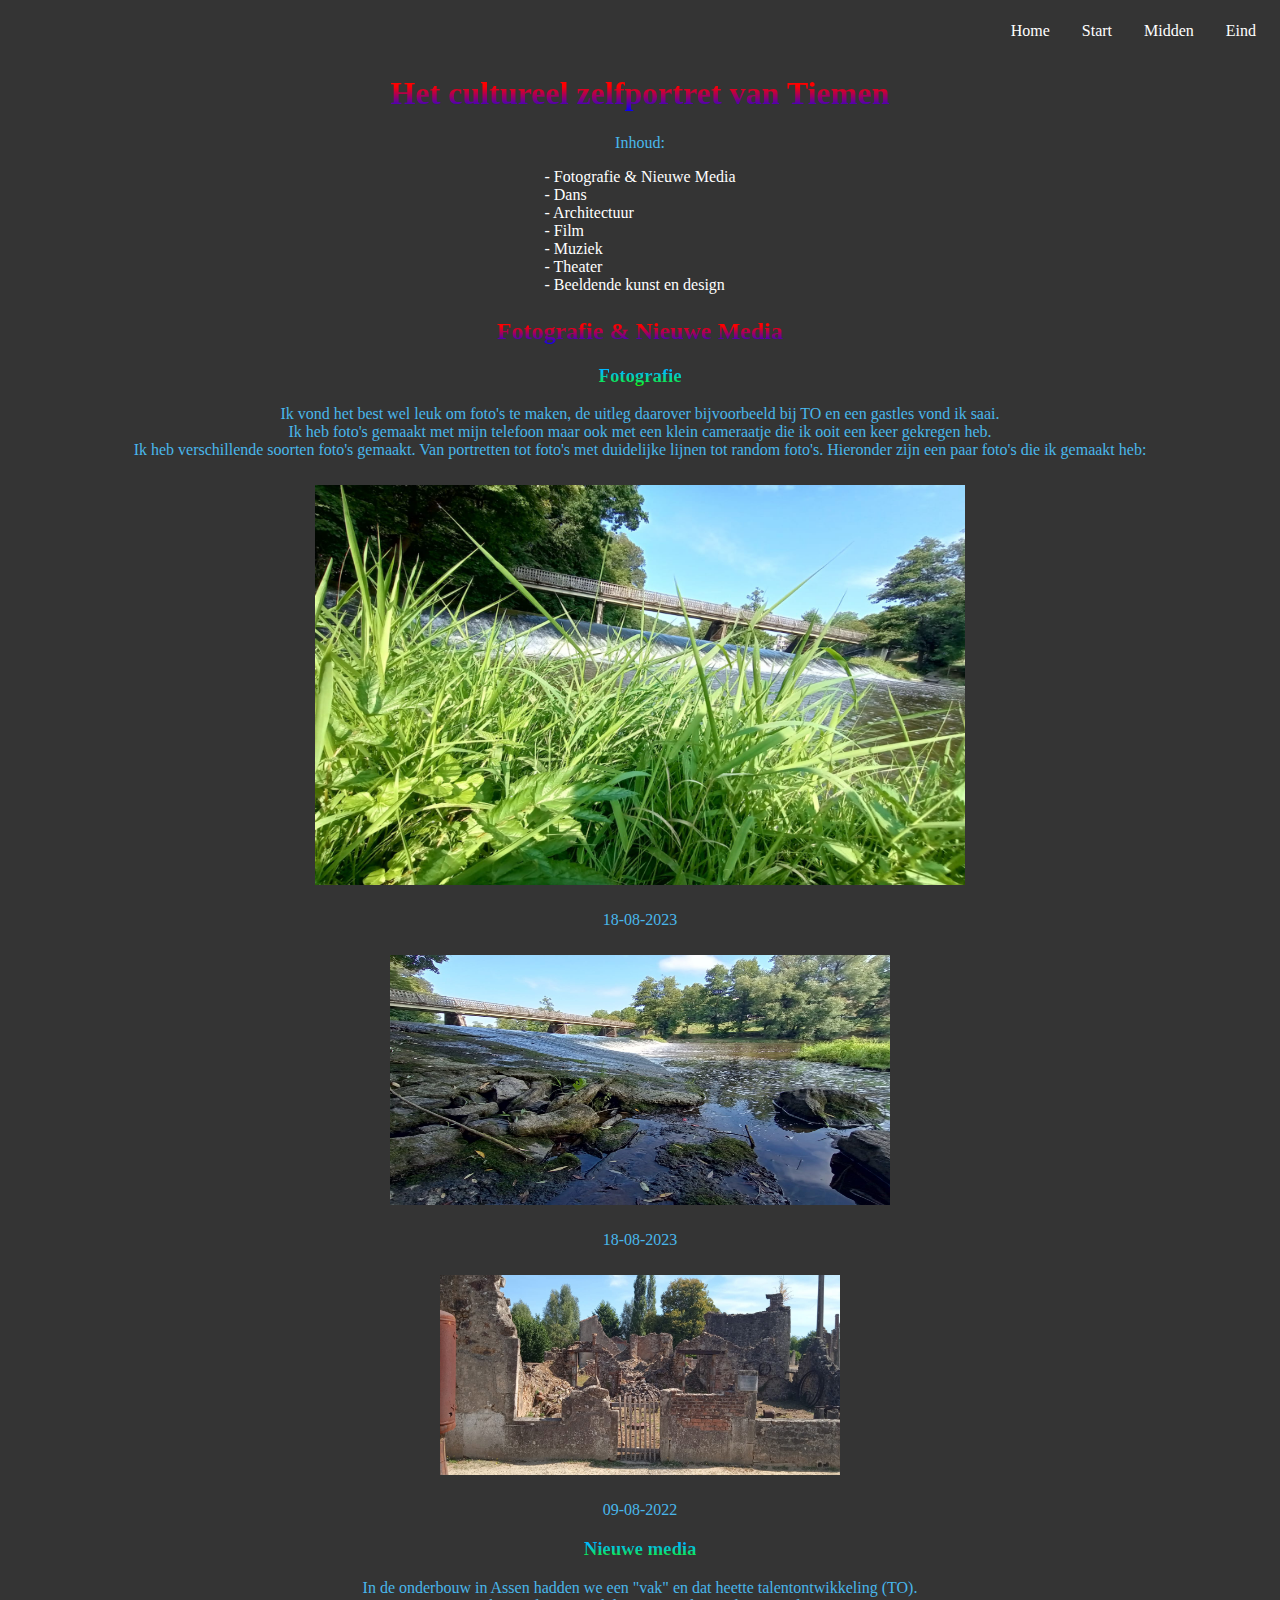
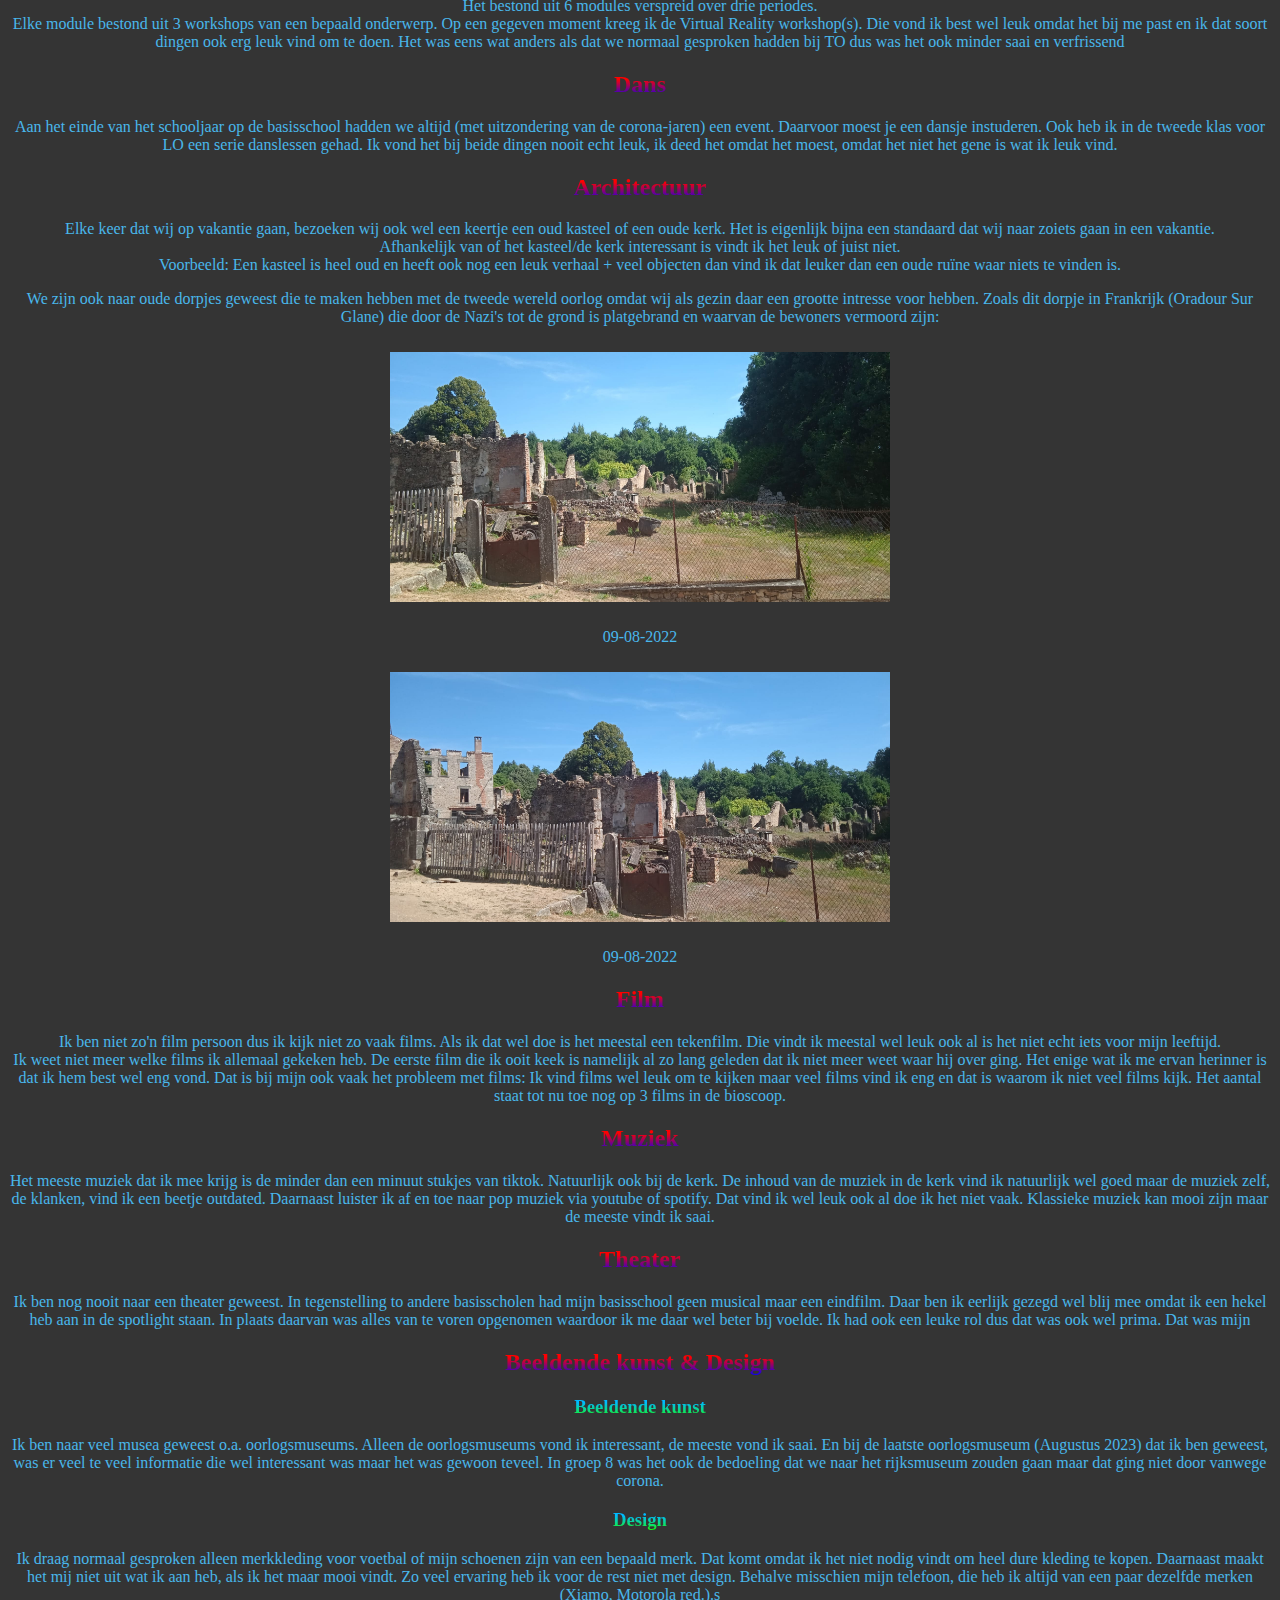
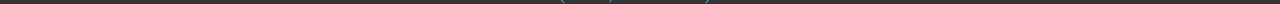
<file: start/index.html>
<!DOCTYPE html>
<head>
    <meta charset="UTF-8">
    <meta name="viewport" content="width=device-width, initial-scale=1.0">
    <link rel="stylesheet" href="../styles/navbar.css">
    <link rel="stylesheet" href="../styles/main.css">
    <link rel="stylesheet" href="../styles/start/start.css">
    <title>Cultureel Zelfportret Start</title>
</head>
<html>
    <body>
        <ul class="navbar">
            <li id="e"><a href="../eind">Eind</a></li>
            <li id="m"><a href="../midden">Midden</a></li>
            <li id="h"><a href="../start">Start</a></li>
            <li id="s"><a href="../">Home</a></li>
        </ul>
        <main>
            <section id="m">
              <h1>Het cultureel zelfportret van Tiemen</h1>
              <p>
                Inhoud:
              </p>
              <div class="list">
                <ul class="inhoud">
                  <li class="inhoudLi">- Fotografie & Nieuwe Media</li>
                  <li class="inhoudLi">- Dans</li>
                  <li class="inhoudLi">- Architectuur</li>
                  <li class="inhoudLi">- Film</li>
                  <li class="inhoudLi">- Muziek</li>
                  <li class="inhoudLi">- Theater</li>
                  <li class="inhoudLi">- Beeldende kunst en design</li>
                </ul>
              </div>
              <h2>
                Fotografie & Nieuwe Media
              </h2>
              <h3>
                Fotografie
              </h3>
              <p>
                Ik vond het best wel leuk om foto's te maken, de uitleg daarover bijvoorbeeld bij TO en een gastles vond ik saai. <br>Ik heb foto's gemaakt met mijn telefoon maar ook met een klein cameraatje die ik ooit een keer gekregen heb.<br>Ik heb verschillende soorten foto's gemaakt. Van portretten tot foto's met duidelijke lijnen tot random foto's. Hieronder zijn een paar foto's die ik gemaakt heb:
              </p>
              <img src="../images/brug_oostenrijk.jpg" width=650px height=400px>
              <p>
                18-08-2023
              </p>
              <img src="../images/water.jpg" width=500px height=250px>
              <p>
                18-08-2023
              </p>
              <img src="../images/dorp.jpg" width=400px height=200px>
              <p>
                09-08-2022
              </p>
              <h3>
                Nieuwe media
              </h3>
              <p>
                In de onderbouw in Assen hadden we een "vak" en dat heette talentontwikkeling (TO). <br>
                Het bestond uit 6 modules verspreid over drie periodes. <br>Elke module bestond uit 3 workshops van een bepaald onderwerp. Op een gegeven moment kreeg ik de Virtual Reality workshop(s). Die vond ik best wel leuk omdat het bij me past en ik dat soort dingen ook erg leuk vind om te doen. Het was eens wat anders als dat we normaal gesproken hadden bij TO dus was het ook minder saai en verfrissend
                
              </p>
              <h2>
                Dans
              </h2>
              <p>
                Aan het einde van het schooljaar op de basisschool hadden we altijd (met uitzondering van de corona-jaren) een event. Daarvoor moest je een dansje instuderen. Ook heb ik in de tweede klas voor LO een serie danslessen gehad. Ik vond het bij beide dingen nooit echt leuk, ik deed het omdat het moest, omdat het niet het gene is wat ik leuk vind.
              </p>
              <h2>
                Architectuur
              </h2>
              <p>
                Elke keer dat wij op vakantie gaan, bezoeken wij ook wel een keertje een oud kasteel of een oude kerk. Het is eigenlijk bijna een standaard dat wij naar zoiets gaan in een vakantie. <br>Afhankelijk van of het kasteel/de kerk interessant is vindt ik het leuk of juist niet. <br>Voorbeeld: Een kasteel is heel oud en heeft ook nog een leuk verhaal + veel objecten dan vind ik dat leuker dan een oude ruïne waar niets te vinden is. 
              </p>
              <p>
                We zijn ook naar oude dorpjes geweest die te maken hebben met de tweede wereld oorlog omdat wij als gezin daar een grootte intresse voor hebben. Zoals dit dorpje in Frankrijk (Oradour Sur Glane) die door de Nazi's tot de grond is platgebrand en waarvan de bewoners vermoord zijn: 
              </p>
              <img src="../images/oradour_1.jpeg" width=500px height=250px>
              <p>
                09-08-2022
              </p>
              <img src="../images/oradour_2.jpeg" width=500px height=250px>
              <p>
                09-08-2022
              </p>
              <h2>
                Film
              </h2>
              <p>
                Ik ben niet zo'n film persoon dus ik kijk niet zo vaak films. Als ik dat wel doe is het meestal een tekenfilm. Die vindt ik meestal wel leuk ook al is het niet echt iets voor mijn leeftijd. <br>Ik weet niet meer welke films ik allemaal gekeken heb. De eerste film die ik ooit keek is namelijk al zo lang geleden dat ik niet meer weet waar hij over ging. Het enige wat ik me ervan herinner is dat ik hem best wel eng vond. Dat is bij mijn ook vaak het probleem met films: Ik vind films wel leuk om te kijken maar veel films vind ik eng en dat is waarom ik niet veel films kijk. Het aantal staat tot nu toe nog op 3 films in de bioscoop.
              </p>
              <h2>
                Muziek
              </h2>
              <p>
                  Het meeste muziek dat ik mee krijg is de minder dan een minuut stukjes van tiktok. Natuurlijk ook bij de kerk. De inhoud van de muziek in de kerk vind ik natuurlijk wel goed maar de muziek zelf, de klanken, vind ik een beetje outdated. Daarnaast luister ik af en toe naar pop muziek via youtube of spotify. Dat vind ik wel leuk ook al doe ik het niet vaak. Klassieke muziek kan mooi zijn maar de meeste vindt ik saai.
              </p>
              <h2>
                Theater
              </h2>
              <p>
                Ik ben nog nooit naar een theater geweest. In tegenstelling to andere basisscholen had mijn basisschool geen musical maar een eindfilm. Daar ben ik eerlijk gezegd wel blij mee omdat ik een hekel heb aan in de spotlight staan. In plaats daarvan was alles van te voren opgenomen waardoor ik me daar wel beter bij voelde. Ik had ook een leuke rol dus dat was ook wel prima. Dat was mijn
              </p>
              <h2>
                Beeldende kunst & Design
              </h2>
              <h3>
                Beeldende kunst
              </h3>
              <p>
                Ik ben naar veel musea geweest o.a. oorlogsmuseums. Alleen de oorlogsmuseums vond ik interessant, de meeste vond ik saai. En bij de laatste oorlogsmuseum (Augustus 2023) dat ik ben geweest, was er veel te veel informatie die wel interessant was maar het was gewoon teveel. In groep 8 was het ook de bedoeling dat we naar het rijksmuseum zouden gaan maar dat ging niet door vanwege corona.
              </p>
              <h3>
                Design
              </h3>
              <p>
                Ik draag normaal gesproken alleen merkkleding voor voetbal of mijn schoenen zijn van een bepaald merk. Dat komt omdat ik het niet nodig vindt om heel dure kleding te kopen. Daarnaast maakt het mij niet uit wat ik aan heb, als ik het maar mooi vindt. Zo veel ervaring heb ik voor de rest niet met design. Behalve misschien mijn telefoon, die heb ik altijd van een paar dezelfde merken (Xiamo, Motorola red.).s
              </p>
              </section>
          </main>
    </body>
</html>
</file>
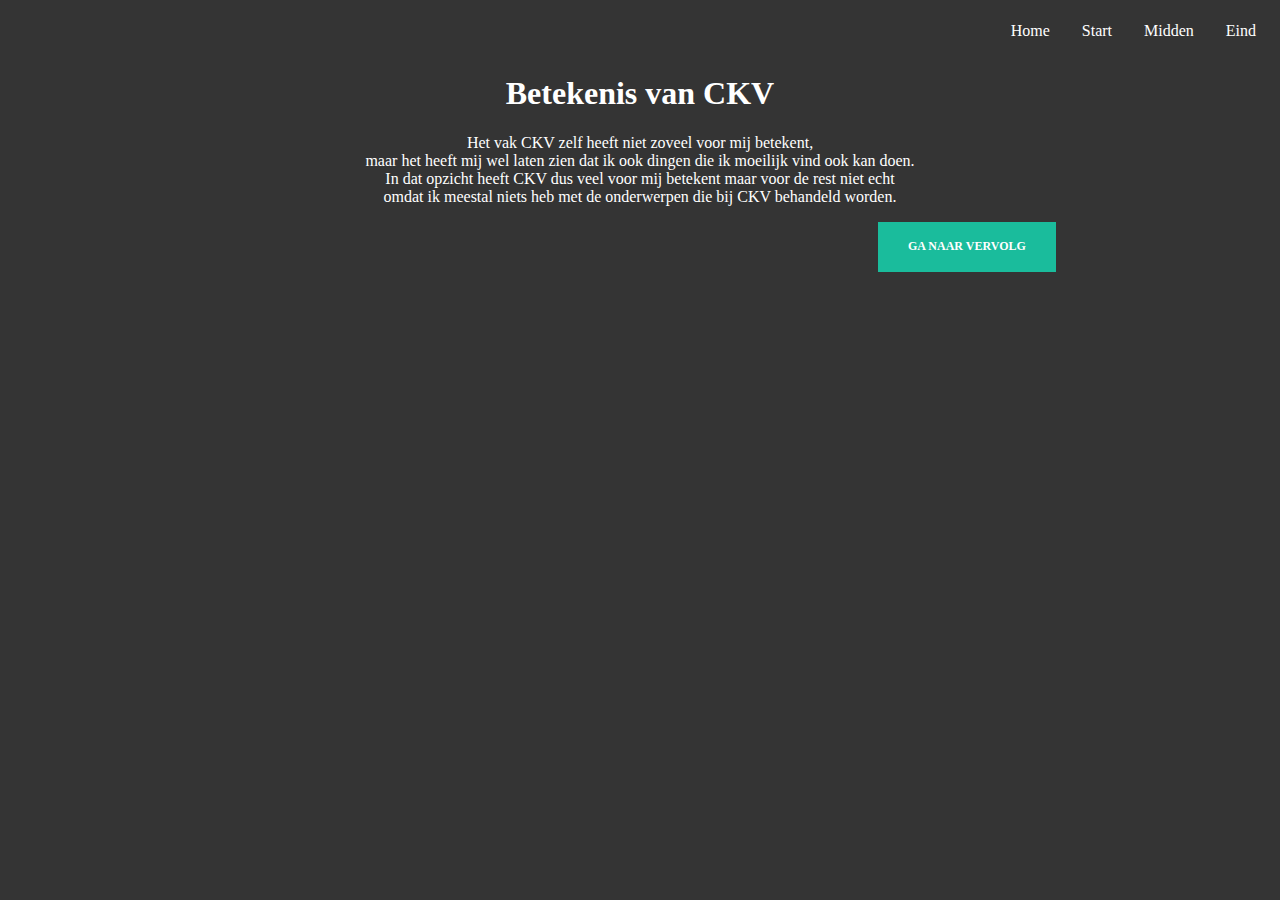
<file: midden/betekenis/index.html>
<!DOCTYPE html>
<head>
    <meta charset="UTF-8">
    <meta name="viewport" content="width=device-width, initial-scale=1.0">
    <link rel="stylesheet" href="/styles/navbar.css">
    <link rel="stylesheet" href="/styles/main.css">
    <link rel="stylesheet" href="/styles/midden/betekenis/betekenis.css">
    <title> Cultureel Zelfportret Midden</title>
</head>
<html>
    <body>
        <ul class="navbar">
            <li id="e"><a href=".../eind">Eind</a></li>
            <li id="m"><a href=".../midden">Midden</a></li>
            <li id="s"><a href=".../start">Start</a></li>
            <li id="h"><a href=".../">Home</a></li>
        </ul>
        <h1>Betekenis van CKV</h1>
        <p>Het vak CKV zelf heeft niet zoveel voor mij betekent, <br> maar het heeft mij wel laten zien dat ik ook dingen die ik moeilijk vind ook kan doen. <br>In dat opzicht heeft CKV dus veel voor mij betekent maar voor de rest niet echt <br> omdat ik meestal niets heb met de onderwerpen die bij CKV behandeld worden. </p>
        <div id="links">
            <a id="vvl" class="btn btn-sm" href="/midden/vervolg/">Ga naar vervolg</a>
        </div>
    </body>
</html>
</file>
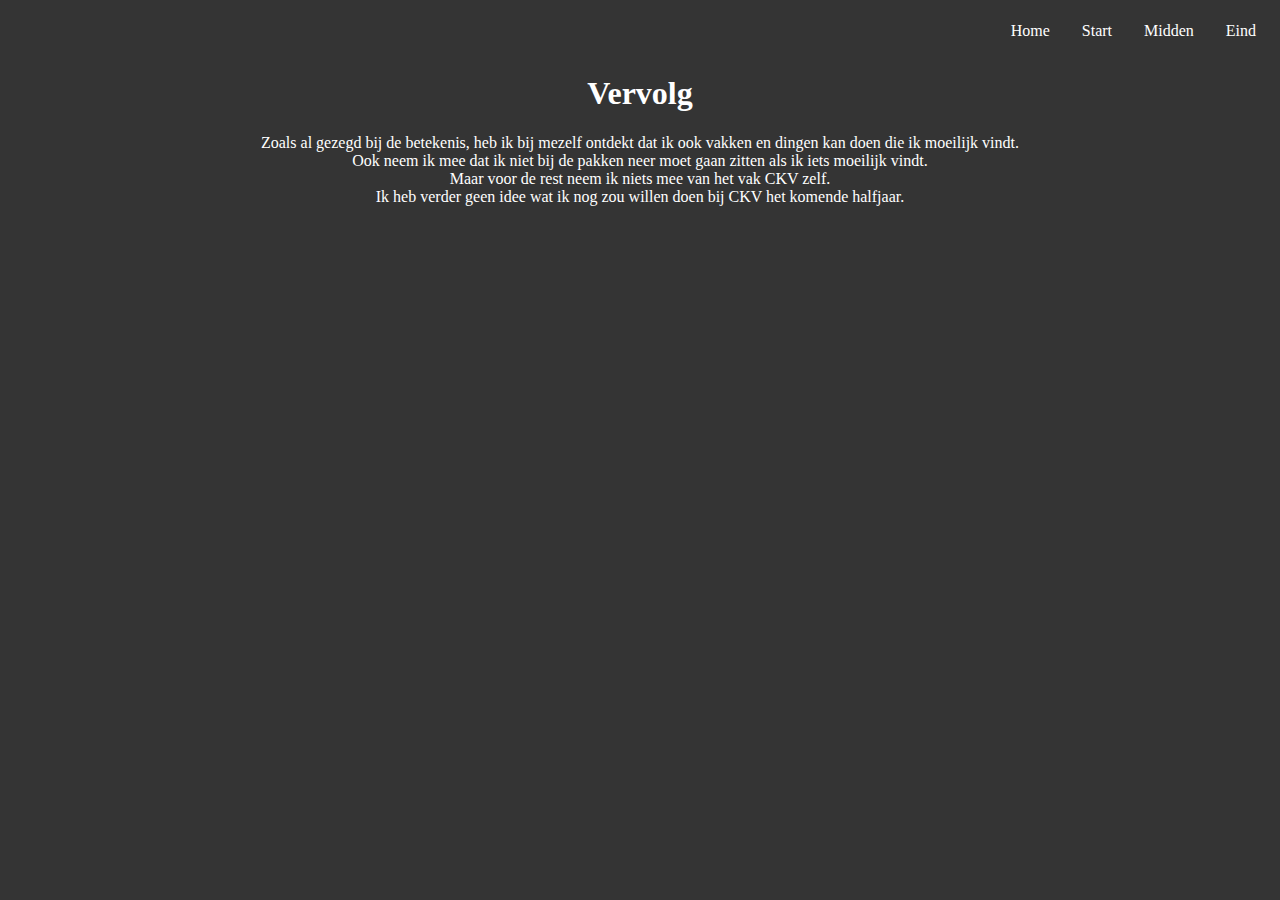
<file: midden/vervolg/index.html>
<!DOCTYPE html>
<head>
    <meta charset="UTF-8">
    <meta name="viewport" content="width=device-width, initial-scale=1.0">
    <link rel="stylesheet" href="/styles/navbar.css">
    <link rel="stylesheet" href="/styles/main.css">
    <link rel="stylesheet" href="/styles/midden/vervolg/vervolg.css">
    <title> Cultureel Zelfportret Midden</title>
</head>
<html>
    <body>
        <ul class="navbar">
            <li id="e"><a href=".../eind">Eind</a></li>
            <li id="m"><a href=".../midden">Midden</a></li>
            <li id="s"><a href=".../start">Start</a></li>
            <li id="h"><a href=".../">Home</a></li>
        </ul>
        <h1>
            Vervolg
        </h1>
        <p>Zoals al gezegd bij de betekenis, heb ik bij mezelf ontdekt dat ik ook vakken en dingen kan doen die ik moeilijk vindt. <br> Ook neem ik mee dat ik niet bij de pakken neer moet gaan zitten als ik iets moeilijk vindt. <br> Maar voor de rest neem ik niets mee van het vak CKV zelf. <br>
              Ik heb verder geen idee wat ik nog zou willen doen bij CKV het komende halfjaar. </p>
    </body>
</html>
</file>
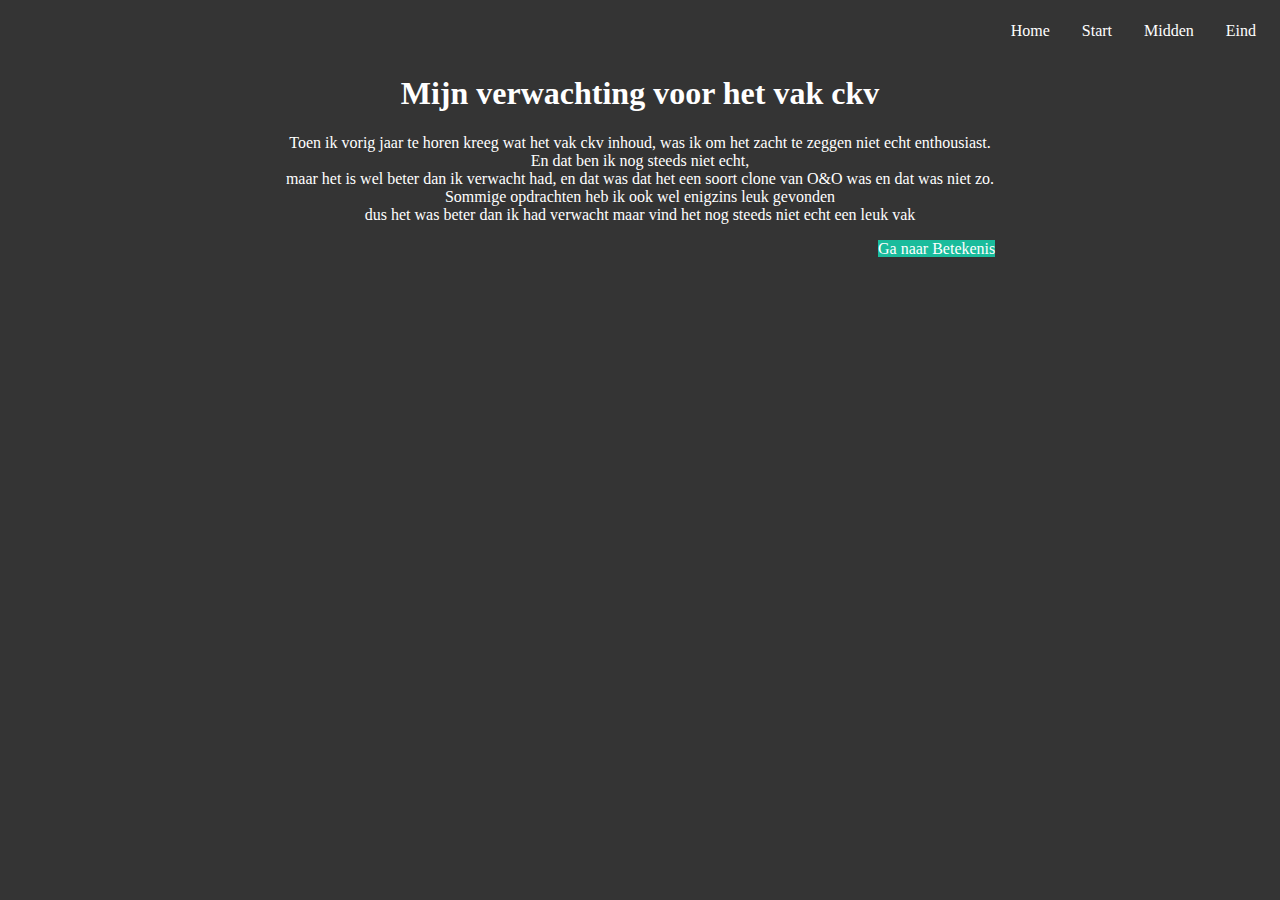
<file: midden/verwachting/index.html>
<!DOCTYPE html>
<head>
    <meta charset="UTF-8">
    <meta name="viewport" content="width=device-width, initial-scale=1.0">
    <link rel="stylesheet" href="/styles/navbar.css">
    <link rel="stylesheet" href="/styles/main.css">
    <link rel="stylesheet" href="/styles/midden/midden.css">
    <link rel="stylesheet" href="/styles/midden/verwachting/verwachting.css">
    <title> Cultureel Zelfportret Midden</title>
</head>
<html>
    <body>
        <ul class="navbar">
            <li id="e"><a href=".../eind">Eind</a></li>
            <li id="m"><a href=".../midden">Midden</a></li>
            <li id="s"><a href=".../start">Start</a></li>
            <li id="h"><a href=".../">Home</a></li>
        </ul>
        <h1>Mijn verwachting voor het vak ckv</h1>
        <p>Toen ik vorig jaar te horen kreeg wat het vak ckv inhoud, was ik om het zacht te zeggen niet echt enthousiast.<br> En dat ben ik nog steeds niet echt, <br>maar het is wel beter dan ik verwacht had, en dat was dat het een soort clone van O&O was en dat was niet zo.
        <br>Sommige opdrachten heb ik ook wel enigzins leuk gevonden <br>dus het was beter dan ik had verwacht maar vind het nog steeds niet echt een leuk vak
        </p>

        <div id="links">
            <a id="bl" class="btn btn-sm" href="/midden/betekenis/">Ga naar Betekenis</a>
        </div>
    </body>
</html>
</file>
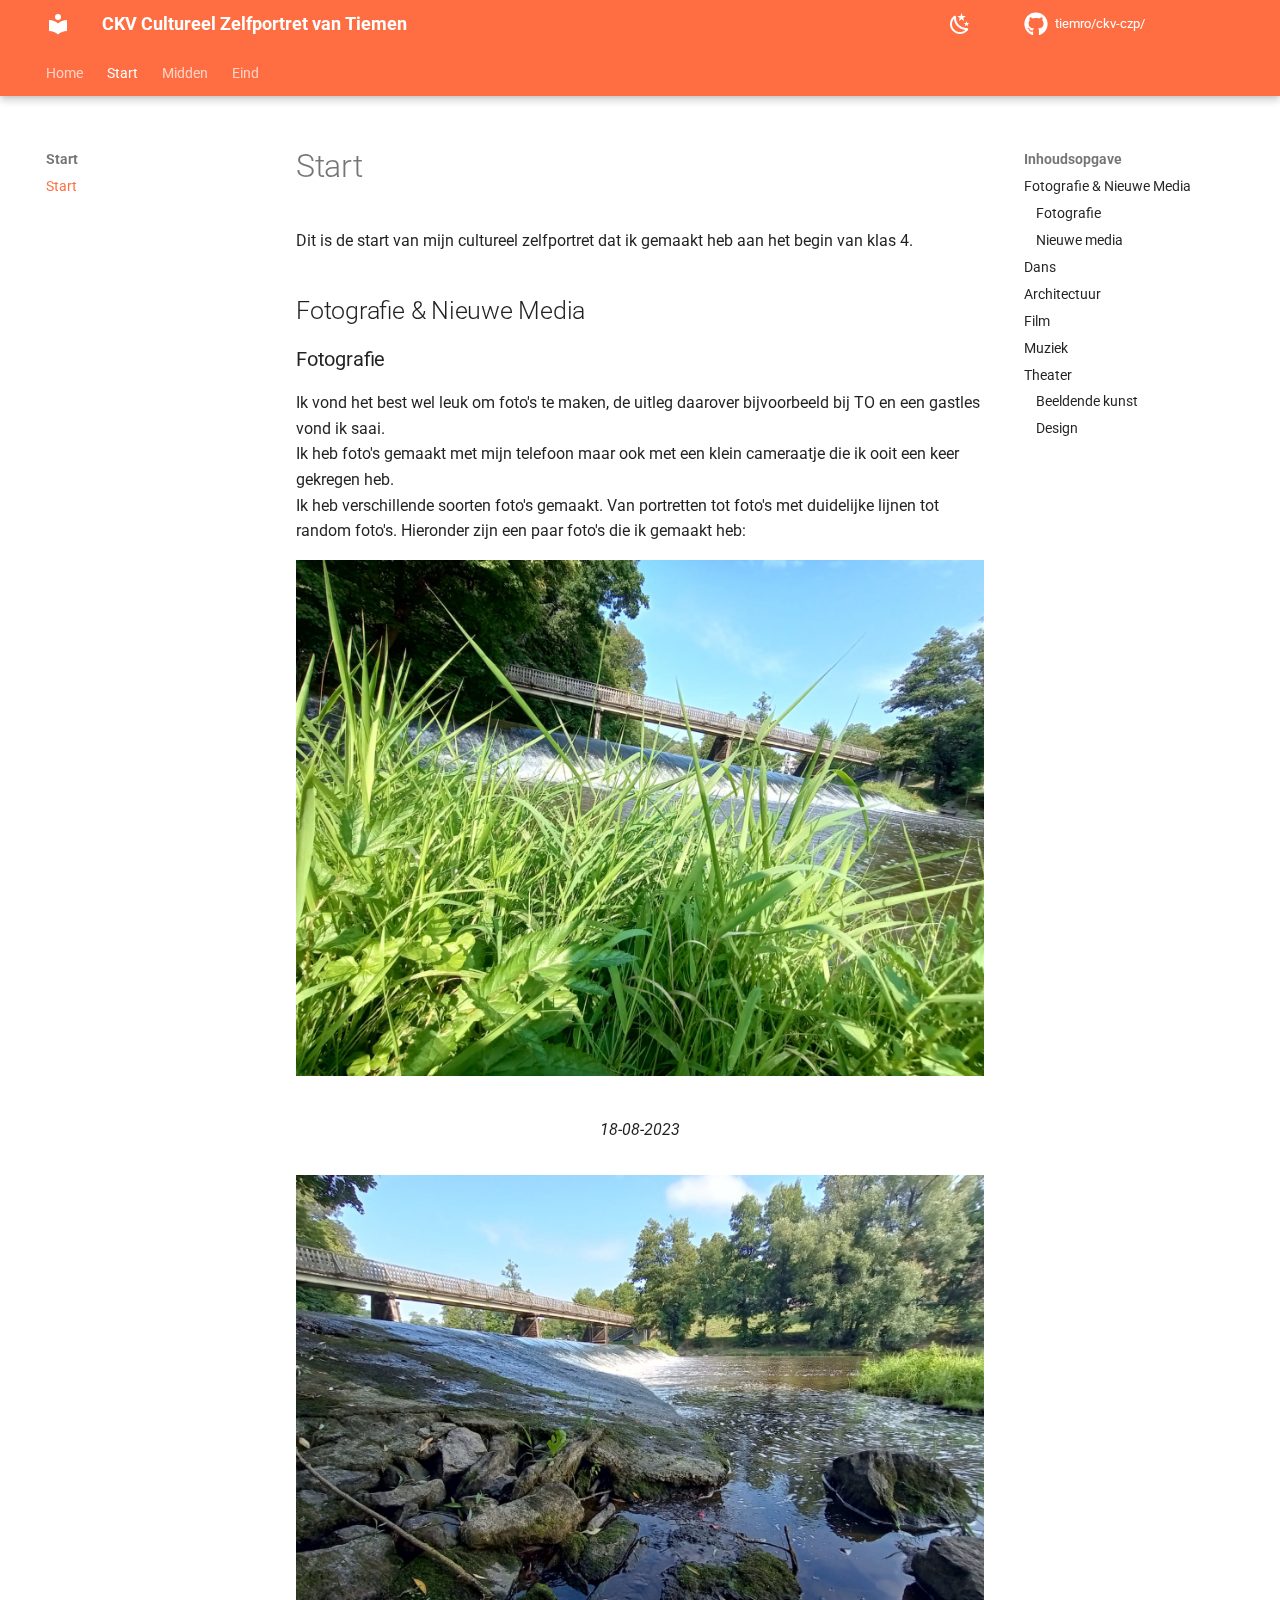
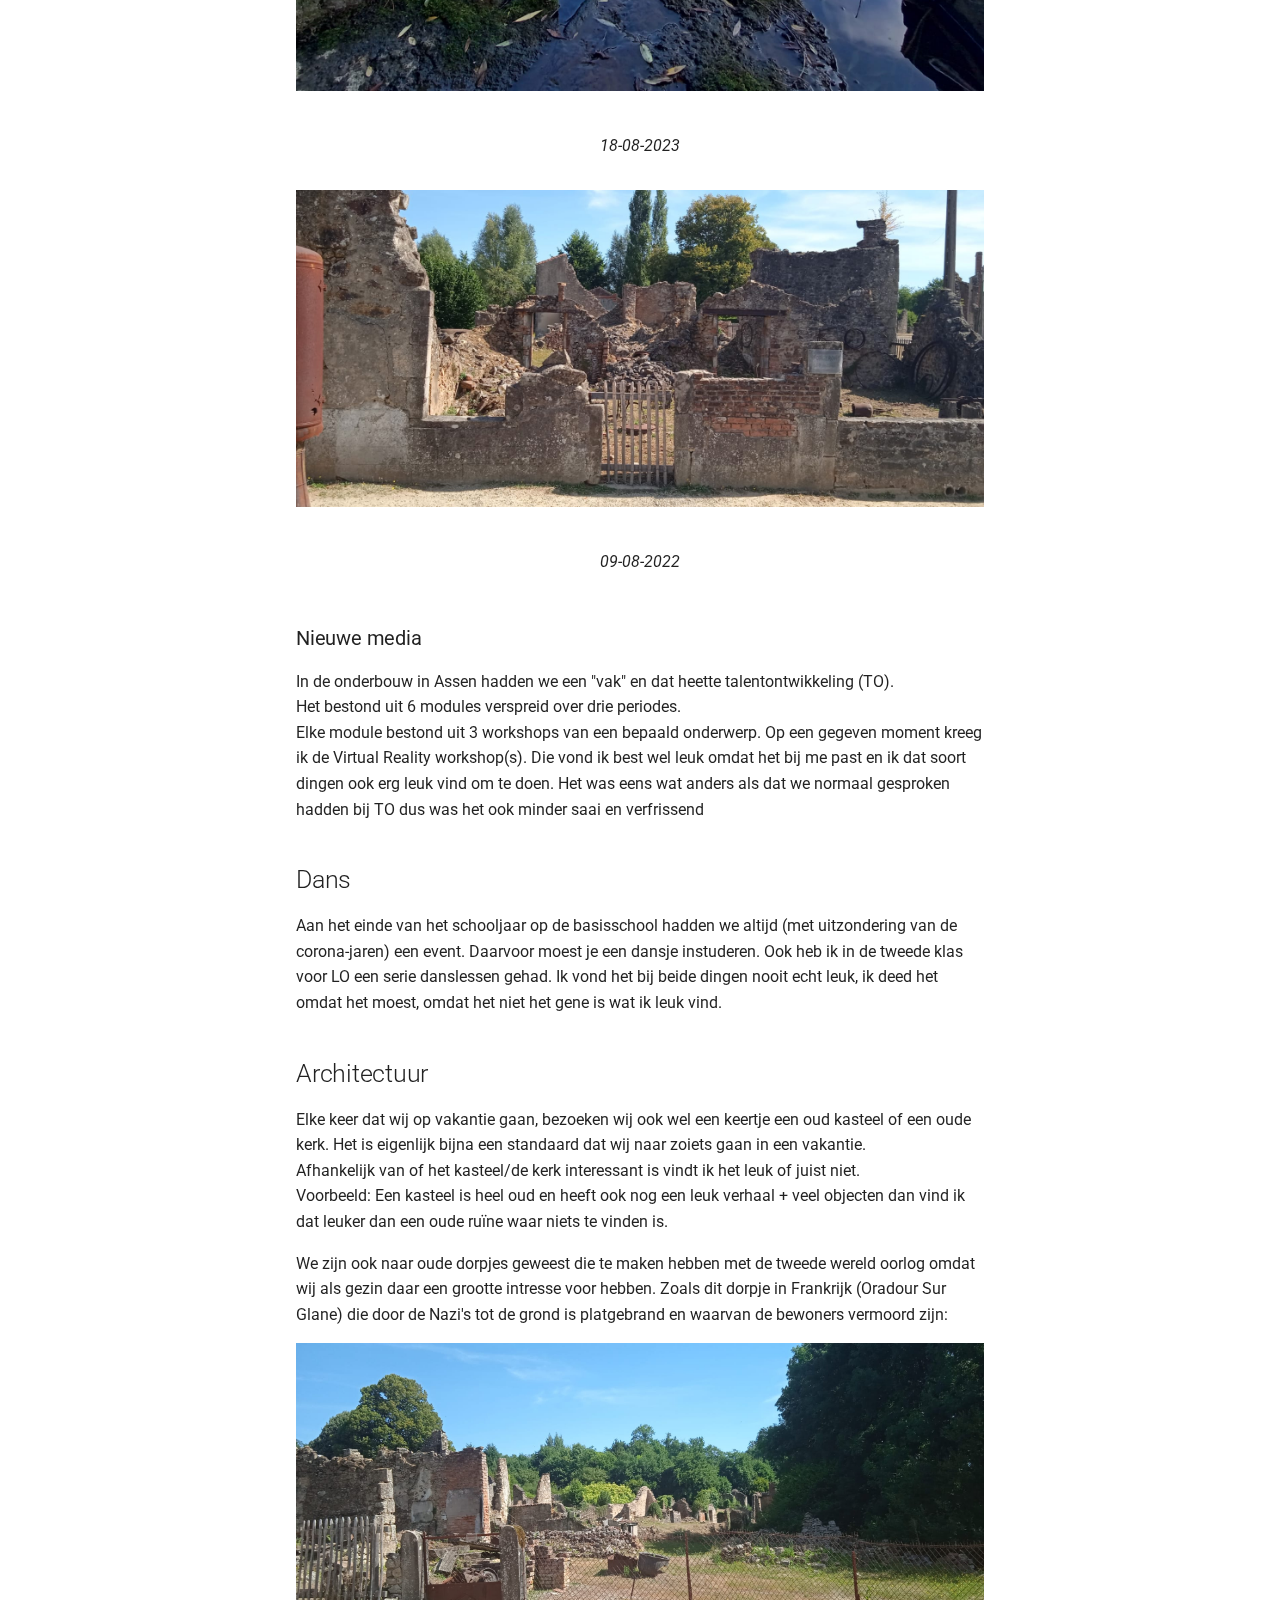
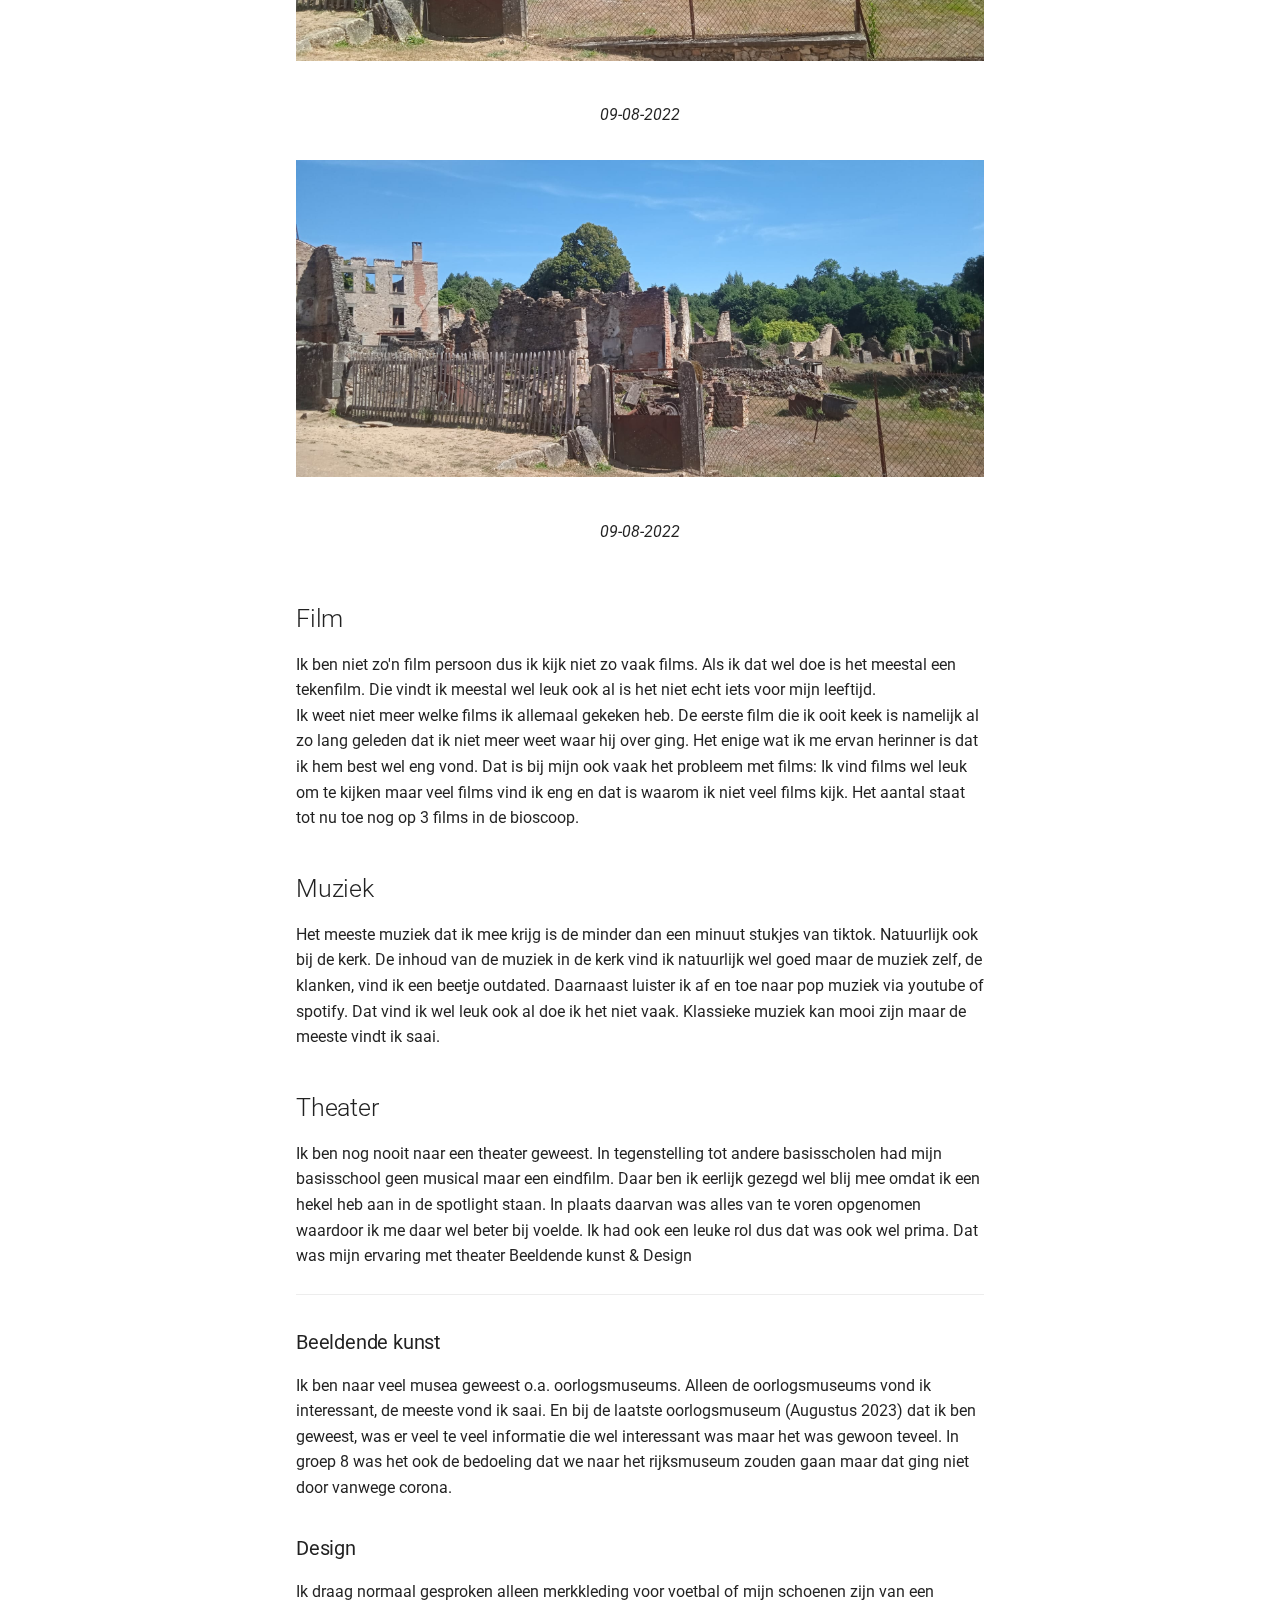
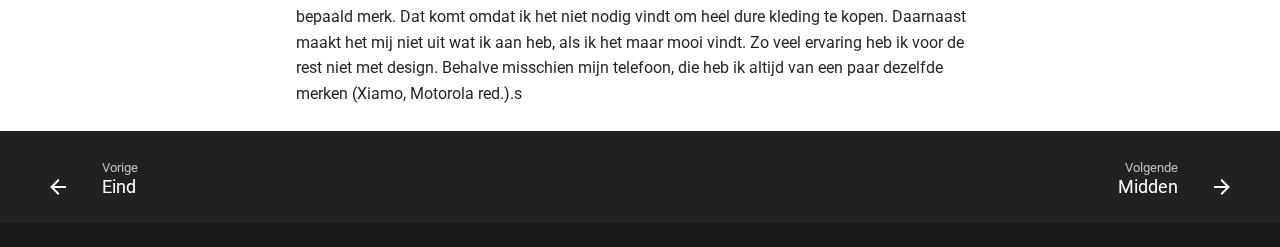
<file: start/start/index.html>
<!doctype html>
<html lang="nl" class="no-js">
  <head>
    
      <meta charset="utf-8">
      <meta name="viewport" content="width=device-width,initial-scale=1">
      
      
      
        <link rel="canonical" href="https://tiemro.github.io/ckv-czp/start/start/">
      
      
        <link rel="prev" href="../../eind/">
      
      
        <link rel="next" href="../../midden/">
      
      
      <link rel="icon" href="../../assets/images/favicon.png">
      <meta name="generator" content="mkdocs-1.6.1, mkdocs-material-9.6.14">
    
    
      
        <title>Start - CKV Cultureel Zelfportret van Tiemen</title>
      
    
    
      <link rel="stylesheet" href="../../assets/stylesheets/main.342714a4.min.css">
      
        
        <link rel="stylesheet" href="../../assets/stylesheets/palette.06af60db.min.css">
      
      

  
  
  
  
  <style>:root{--md-annotation-icon:url('data:image/svg+xml;charset=utf-8,%3Csvg%20xmlns%3D%22http%3A//www.w3.org/2000/svg%22%20viewBox%3D%220%200%2024%2024%22%3E%3Cpath%20d%3D%22M17%2013h-4v4h-2v-4H7v-2h4V7h2v4h4m-5-9A10%2010%200%200%200%202%2012a10%2010%200%200%200%2010%2010%2010%2010%200%200%200%2010-10A10%2010%200%200%200%2012%202%22/%3E%3C/svg%3E');}</style>


    
    
      
    
    
      
        
        
        <link rel="preconnect" href="https://fonts.gstatic.com" crossorigin>
        <link rel="stylesheet" href="https://fonts.googleapis.com/css?family=Roboto:300,300i,400,400i,700,700i%7CRoboto+Mono:400,400i,700,700i&display=fallback">
        <style>:root{--md-text-font:"Roboto";--md-code-font:"Roboto Mono"}</style>
      
    
    
    <script>__md_scope=new URL("../..",location),__md_hash=e=>[...e].reduce(((e,_)=>(e<<5)-e+_.charCodeAt(0)),0),__md_get=(e,_=localStorage,t=__md_scope)=>JSON.parse(_.getItem(t.pathname+"."+e)),__md_set=(e,_,t=localStorage,a=__md_scope)=>{try{t.setItem(a.pathname+"."+e,JSON.stringify(_))}catch(e){}}</script>
    
      

    
    
    
  </head>
  
  
    
    
      
    
    
    
    
    <body dir="ltr" data-md-color-scheme="default" data-md-color-primary="deep-orange" data-md-color-accent="deep-orange">
  
    
    <input class="md-toggle" data-md-toggle="drawer" type="checkbox" id="__drawer" autocomplete="off">
    <input class="md-toggle" data-md-toggle="search" type="checkbox" id="__search" autocomplete="off">
    <label class="md-overlay" for="__drawer"></label>
    <div data-md-component="skip">
      
        
        <a href="#fotografie-nieuwe-media" class="md-skip">
          Ga naar inhoud
        </a>
      
    </div>
    <div data-md-component="announce">
      
    </div>
    
    
      

  

<header class="md-header md-header--shadow md-header--lifted" data-md-component="header">
  <nav class="md-header__inner md-grid" aria-label="Header">
    <a href="../.." title="CKV Cultureel Zelfportret van Tiemen" class="md-header__button md-logo" aria-label="CKV Cultureel Zelfportret van Tiemen" data-md-component="logo">
      
  
  <svg xmlns="http://www.w3.org/2000/svg" viewBox="0 0 24 24"><path d="M12 8a3 3 0 0 0 3-3 3 3 0 0 0-3-3 3 3 0 0 0-3 3 3 3 0 0 0 3 3m0 3.54C9.64 9.35 6.5 8 3 8v11c3.5 0 6.64 1.35 9 3.54 2.36-2.19 5.5-3.54 9-3.54V8c-3.5 0-6.64 1.35-9 3.54"/></svg>

    </a>
    <label class="md-header__button md-icon" for="__drawer">
      
      <svg xmlns="http://www.w3.org/2000/svg" viewBox="0 0 24 24"><path d="M3 6h18v2H3zm0 5h18v2H3zm0 5h18v2H3z"/></svg>
    </label>
    <div class="md-header__title" data-md-component="header-title">
      <div class="md-header__ellipsis">
        <div class="md-header__topic">
          <span class="md-ellipsis">
            CKV Cultureel Zelfportret van Tiemen
          </span>
        </div>
        <div class="md-header__topic" data-md-component="header-topic">
          <span class="md-ellipsis">
            
              Start
            
          </span>
        </div>
      </div>
    </div>
    
      
        <form class="md-header__option" data-md-component="palette">
  
    
    
    
    <input class="md-option" data-md-color-media="(prefers-color-scheme: light)" data-md-color-scheme="default" data-md-color-primary="deep-orange" data-md-color-accent="deep-orange"  aria-label="Switch to dark mode"  type="radio" name="__palette" id="__palette_0">
    
      <label class="md-header__button md-icon" title="Switch to dark mode" for="__palette_1" hidden>
        <svg xmlns="http://www.w3.org/2000/svg" viewBox="0 0 24 24"><path d="m17.75 4.09-2.53 1.94.91 3.06-2.63-1.81-2.63 1.81.91-3.06-2.53-1.94L12.44 4l1.06-3 1.06 3zm3.5 6.91-1.64 1.25.59 1.98-1.7-1.17-1.7 1.17.59-1.98L15.75 11l2.06-.05L18.5 9l.69 1.95zm-2.28 4.95c.83-.08 1.72 1.1 1.19 1.85-.32.45-.66.87-1.08 1.27C15.17 23 8.84 23 4.94 19.07c-3.91-3.9-3.91-10.24 0-14.14.4-.4.82-.76 1.27-1.08.75-.53 1.93.36 1.85 1.19-.27 2.86.69 5.83 2.89 8.02a9.96 9.96 0 0 0 8.02 2.89m-1.64 2.02a12.08 12.08 0 0 1-7.8-3.47c-2.17-2.19-3.33-5-3.49-7.82-2.81 3.14-2.7 7.96.31 10.98 3.02 3.01 7.84 3.12 10.98.31"/></svg>
      </label>
    
  
    
    
    
    <input class="md-option" data-md-color-media="(prefers-color-scheme: dark)" data-md-color-scheme="slate" data-md-color-primary="deep-orange" data-md-color-accent="deep-orange"  aria-label="Switch to light mode"  type="radio" name="__palette" id="__palette_1">
    
      <label class="md-header__button md-icon" title="Switch to light mode" for="__palette_0" hidden>
        <svg xmlns="http://www.w3.org/2000/svg" viewBox="0 0 24 24"><path d="M12 8a4 4 0 0 0-4 4 4 4 0 0 0 4 4 4 4 0 0 0 4-4 4 4 0 0 0-4-4m0 10a6 6 0 0 1-6-6 6 6 0 0 1 6-6 6 6 0 0 1 6 6 6 6 0 0 1-6 6m8-9.31V4h-4.69L12 .69 8.69 4H4v4.69L.69 12 4 15.31V20h4.69L12 23.31 15.31 20H20v-4.69L23.31 12z"/></svg>
      </label>
    
  
</form>
      
    
    
      <script>var palette=__md_get("__palette");if(palette&&palette.color){if("(prefers-color-scheme)"===palette.color.media){var media=matchMedia("(prefers-color-scheme: light)"),input=document.querySelector(media.matches?"[data-md-color-media='(prefers-color-scheme: light)']":"[data-md-color-media='(prefers-color-scheme: dark)']");palette.color.media=input.getAttribute("data-md-color-media"),palette.color.scheme=input.getAttribute("data-md-color-scheme"),palette.color.primary=input.getAttribute("data-md-color-primary"),palette.color.accent=input.getAttribute("data-md-color-accent")}for(var[key,value]of Object.entries(palette.color))document.body.setAttribute("data-md-color-"+key,value)}</script>
    
    
    
      
      
    
    
      <div class="md-header__source">
        <a href="https://github.com/tiemro/ckv-czp/" title="Ga naar repository" class="md-source" data-md-component="source">
  <div class="md-source__icon md-icon">
    
    <svg xmlns="http://www.w3.org/2000/svg" viewBox="0 0 496 512"><!--! Font Awesome Free 6.7.2 by @fontawesome - https://fontawesome.com License - https://fontawesome.com/license/free (Icons: CC BY 4.0, Fonts: SIL OFL 1.1, Code: MIT License) Copyright 2024 Fonticons, Inc.--><path d="M165.9 397.4c0 2-2.3 3.6-5.2 3.6-3.3.3-5.6-1.3-5.6-3.6 0-2 2.3-3.6 5.2-3.6 3-.3 5.6 1.3 5.6 3.6m-31.1-4.5c-.7 2 1.3 4.3 4.3 4.9 2.6 1 5.6 0 6.2-2s-1.3-4.3-4.3-5.2c-2.6-.7-5.5.3-6.2 2.3m44.2-1.7c-2.9.7-4.9 2.6-4.6 4.9.3 2 2.9 3.3 5.9 2.6 2.9-.7 4.9-2.6 4.6-4.6-.3-1.9-3-3.2-5.9-2.9M244.8 8C106.1 8 0 113.3 0 252c0 110.9 69.8 205.8 169.5 239.2 12.8 2.3 17.3-5.6 17.3-12.1 0-6.2-.3-40.4-.3-61.4 0 0-70 15-84.7-29.8 0 0-11.4-29.1-27.8-36.6 0 0-22.9-15.7 1.6-15.4 0 0 24.9 2 38.6 25.8 21.9 38.6 58.6 27.5 72.9 20.9 2.3-16 8.8-27.1 16-33.7-55.9-6.2-112.3-14.3-112.3-110.5 0-27.5 7.6-41.3 23.6-58.9-2.6-6.5-11.1-33.3 2.6-67.9 20.9-6.5 69 27 69 27 20-5.6 41.5-8.5 62.8-8.5s42.8 2.9 62.8 8.5c0 0 48.1-33.6 69-27 13.7 34.7 5.2 61.4 2.6 67.9 16 17.7 25.8 31.5 25.8 58.9 0 96.5-58.9 104.2-114.8 110.5 9.2 7.9 17 22.9 17 46.4 0 33.7-.3 75.4-.3 83.6 0 6.5 4.6 14.4 17.3 12.1C428.2 457.8 496 362.9 496 252 496 113.3 383.5 8 244.8 8M97.2 352.9c-1.3 1-1 3.3.7 5.2 1.6 1.6 3.9 2.3 5.2 1 1.3-1 1-3.3-.7-5.2-1.6-1.6-3.9-2.3-5.2-1m-10.8-8.1c-.7 1.3.3 2.9 2.3 3.9 1.6 1 3.6.7 4.3-.7.7-1.3-.3-2.9-2.3-3.9-2-.6-3.6-.3-4.3.7m32.4 35.6c-1.6 1.3-1 4.3 1.3 6.2 2.3 2.3 5.2 2.6 6.5 1 1.3-1.3.7-4.3-1.3-6.2-2.2-2.3-5.2-2.6-6.5-1m-11.4-14.7c-1.6 1-1.6 3.6 0 5.9s4.3 3.3 5.6 2.3c1.6-1.3 1.6-3.9 0-6.2-1.4-2.3-4-3.3-5.6-2"/></svg>
  </div>
  <div class="md-source__repository">
    tiemro/ckv-czp/
  </div>
</a>
      </div>
    
  </nav>
  
    
      
<nav class="md-tabs" aria-label="Tabs" data-md-component="tabs">
  <div class="md-grid">
    <ul class="md-tabs__list">
      
        
  
  
  
  
    
    
      <li class="md-tabs__item">
        <a href="../.." class="md-tabs__link">
          
  
  
  Home

        </a>
      </li>
    
  

      
        
  
  
  
    
  
  
    
    
      <li class="md-tabs__item md-tabs__item--active">
        <a href="./" class="md-tabs__link">
          
  
  
  Start

        </a>
      </li>
    
  

      
        
  
  
  
  
    
    
      <li class="md-tabs__item">
        <a href="../../midden/" class="md-tabs__link">
          
  
  
  Midden

        </a>
      </li>
    
  

      
        
  
  
  
  
    
    
      <li class="md-tabs__item">
        <a href="../../eind/" class="md-tabs__link">
          
  
  
  Eind

        </a>
      </li>
    
  

      
    </ul>
  </div>
</nav>
    
  
</header>
    
    <div class="md-container" data-md-component="container">
      
      
        
      
      <main class="md-main" data-md-component="main">
        <div class="md-main__inner md-grid">
          
            
              
              <div class="md-sidebar md-sidebar--primary" data-md-component="sidebar" data-md-type="navigation" >
                <div class="md-sidebar__scrollwrap">
                  <div class="md-sidebar__inner">
                    


  


<nav class="md-nav md-nav--primary md-nav--lifted" aria-label="Navigatie" data-md-level="0">
  <label class="md-nav__title" for="__drawer">
    <a href="../.." title="CKV Cultureel Zelfportret van Tiemen" class="md-nav__button md-logo" aria-label="CKV Cultureel Zelfportret van Tiemen" data-md-component="logo">
      
  
  <svg xmlns="http://www.w3.org/2000/svg" viewBox="0 0 24 24"><path d="M12 8a3 3 0 0 0 3-3 3 3 0 0 0-3-3 3 3 0 0 0-3 3 3 3 0 0 0 3 3m0 3.54C9.64 9.35 6.5 8 3 8v11c3.5 0 6.64 1.35 9 3.54 2.36-2.19 5.5-3.54 9-3.54V8c-3.5 0-6.64 1.35-9 3.54"/></svg>

    </a>
    CKV Cultureel Zelfportret van Tiemen
  </label>
  
    <div class="md-nav__source">
      <a href="https://github.com/tiemro/ckv-czp/" title="Ga naar repository" class="md-source" data-md-component="source">
  <div class="md-source__icon md-icon">
    
    <svg xmlns="http://www.w3.org/2000/svg" viewBox="0 0 496 512"><!--! Font Awesome Free 6.7.2 by @fontawesome - https://fontawesome.com License - https://fontawesome.com/license/free (Icons: CC BY 4.0, Fonts: SIL OFL 1.1, Code: MIT License) Copyright 2024 Fonticons, Inc.--><path d="M165.9 397.4c0 2-2.3 3.6-5.2 3.6-3.3.3-5.6-1.3-5.6-3.6 0-2 2.3-3.6 5.2-3.6 3-.3 5.6 1.3 5.6 3.6m-31.1-4.5c-.7 2 1.3 4.3 4.3 4.9 2.6 1 5.6 0 6.2-2s-1.3-4.3-4.3-5.2c-2.6-.7-5.5.3-6.2 2.3m44.2-1.7c-2.9.7-4.9 2.6-4.6 4.9.3 2 2.9 3.3 5.9 2.6 2.9-.7 4.9-2.6 4.6-4.6-.3-1.9-3-3.2-5.9-2.9M244.8 8C106.1 8 0 113.3 0 252c0 110.9 69.8 205.8 169.5 239.2 12.8 2.3 17.3-5.6 17.3-12.1 0-6.2-.3-40.4-.3-61.4 0 0-70 15-84.7-29.8 0 0-11.4-29.1-27.8-36.6 0 0-22.9-15.7 1.6-15.4 0 0 24.9 2 38.6 25.8 21.9 38.6 58.6 27.5 72.9 20.9 2.3-16 8.8-27.1 16-33.7-55.9-6.2-112.3-14.3-112.3-110.5 0-27.5 7.6-41.3 23.6-58.9-2.6-6.5-11.1-33.3 2.6-67.9 20.9-6.5 69 27 69 27 20-5.6 41.5-8.5 62.8-8.5s42.8 2.9 62.8 8.5c0 0 48.1-33.6 69-27 13.7 34.7 5.2 61.4 2.6 67.9 16 17.7 25.8 31.5 25.8 58.9 0 96.5-58.9 104.2-114.8 110.5 9.2 7.9 17 22.9 17 46.4 0 33.7-.3 75.4-.3 83.6 0 6.5 4.6 14.4 17.3 12.1C428.2 457.8 496 362.9 496 252 496 113.3 383.5 8 244.8 8M97.2 352.9c-1.3 1-1 3.3.7 5.2 1.6 1.6 3.9 2.3 5.2 1 1.3-1 1-3.3-.7-5.2-1.6-1.6-3.9-2.3-5.2-1m-10.8-8.1c-.7 1.3.3 2.9 2.3 3.9 1.6 1 3.6.7 4.3-.7.7-1.3-.3-2.9-2.3-3.9-2-.6-3.6-.3-4.3.7m32.4 35.6c-1.6 1.3-1 4.3 1.3 6.2 2.3 2.3 5.2 2.6 6.5 1 1.3-1.3.7-4.3-1.3-6.2-2.2-2.3-5.2-2.6-6.5-1m-11.4-14.7c-1.6 1-1.6 3.6 0 5.9s4.3 3.3 5.6 2.3c1.6-1.3 1.6-3.9 0-6.2-1.4-2.3-4-3.3-5.6-2"/></svg>
  </div>
  <div class="md-source__repository">
    tiemro/ckv-czp/
  </div>
</a>
    </div>
  
  <ul class="md-nav__list" data-md-scrollfix>
    
      
      
  
  
  
  
    
    
    
    
      
      
        
      
    
    
    <li class="md-nav__item md-nav__item--nested">
      
        
        
        <input class="md-nav__toggle md-toggle " type="checkbox" id="__nav_1" >
        
          
          <label class="md-nav__link" for="__nav_1" id="__nav_1_label" tabindex="0">
            
  
  
  <span class="md-ellipsis">
    Home
    
  </span>
  

            <span class="md-nav__icon md-icon"></span>
          </label>
        
        <nav class="md-nav" data-md-level="1" aria-labelledby="__nav_1_label" aria-expanded="false">
          <label class="md-nav__title" for="__nav_1">
            <span class="md-nav__icon md-icon"></span>
            Home
          </label>
          <ul class="md-nav__list" data-md-scrollfix>
            
              
                
  
  
  
  
    <li class="md-nav__item">
      <a href="../.." class="md-nav__link">
        
  
  
  <span class="md-ellipsis">
    Cultureel Zelfportret
    
  </span>
  

      </a>
    </li>
  

              
            
              
                
  
  
    
  
  
  
    <li class="md-nav__item md-nav__item--active">
      
      <input class="md-nav__toggle md-toggle" type="checkbox" id="__toc">
      
      
      
        <label class="md-nav__link md-nav__link--active" for="__toc">
          
  
  
  <span class="md-ellipsis">
    Start
    
  </span>
  

          <span class="md-nav__icon md-icon"></span>
        </label>
      
      <a href="./" class="md-nav__link md-nav__link--active">
        
  
  
  <span class="md-ellipsis">
    Start
    
  </span>
  

      </a>
      
        

<nav class="md-nav md-nav--secondary" aria-label="Inhoudsopgave">
  
  
  
  
    <label class="md-nav__title" for="__toc">
      <span class="md-nav__icon md-icon"></span>
      Inhoudsopgave
    </label>
    <ul class="md-nav__list" data-md-component="toc" data-md-scrollfix>
      
        <li class="md-nav__item">
  <a href="#fotografie-nieuwe-media" class="md-nav__link">
    <span class="md-ellipsis">
      Fotografie &amp; Nieuwe Media
    </span>
  </a>
  
    <nav class="md-nav" aria-label="Fotografie &amp; Nieuwe Media">
      <ul class="md-nav__list">
        
          <li class="md-nav__item">
  <a href="#fotografie" class="md-nav__link">
    <span class="md-ellipsis">
      Fotografie
    </span>
  </a>
  
</li>
        
          <li class="md-nav__item">
  <a href="#nieuwe-media" class="md-nav__link">
    <span class="md-ellipsis">
      Nieuwe media
    </span>
  </a>
  
</li>
        
      </ul>
    </nav>
  
</li>
      
        <li class="md-nav__item">
  <a href="#dans" class="md-nav__link">
    <span class="md-ellipsis">
      Dans
    </span>
  </a>
  
</li>
      
        <li class="md-nav__item">
  <a href="#architectuur" class="md-nav__link">
    <span class="md-ellipsis">
      Architectuur
    </span>
  </a>
  
</li>
      
        <li class="md-nav__item">
  <a href="#film" class="md-nav__link">
    <span class="md-ellipsis">
      Film
    </span>
  </a>
  
</li>
      
        <li class="md-nav__item">
  <a href="#muziek" class="md-nav__link">
    <span class="md-ellipsis">
      Muziek
    </span>
  </a>
  
</li>
      
        <li class="md-nav__item">
  <a href="#theater" class="md-nav__link">
    <span class="md-ellipsis">
      Theater
    </span>
  </a>
  
    <nav class="md-nav" aria-label="Theater">
      <ul class="md-nav__list">
        
          <li class="md-nav__item">
  <a href="#beeldende-kunst" class="md-nav__link">
    <span class="md-ellipsis">
      Beeldende kunst
    </span>
  </a>
  
</li>
        
          <li class="md-nav__item">
  <a href="#design" class="md-nav__link">
    <span class="md-ellipsis">
      Design
    </span>
  </a>
  
</li>
        
      </ul>
    </nav>
  
</li>
      
    </ul>
  
</nav>
      
    </li>
  

              
            
              
                
  
  
  
  
    <li class="md-nav__item">
      <a href="../../midden/" class="md-nav__link">
        
  
  
  <span class="md-ellipsis">
    Midden
    
  </span>
  

      </a>
    </li>
  

              
            
              
                
  
  
  
  
    <li class="md-nav__item">
      <a href="../../eind/" class="md-nav__link">
        
  
  
  <span class="md-ellipsis">
    Eind
    
  </span>
  

      </a>
    </li>
  

              
            
          </ul>
        </nav>
      
    </li>
  

    
      
      
  
  
    
  
  
  
    
    
    
    
      
        
        
      
      
        
      
    
    
    <li class="md-nav__item md-nav__item--active md-nav__item--section md-nav__item--nested">
      
        
        
        <input class="md-nav__toggle md-toggle " type="checkbox" id="__nav_2" checked>
        
          
          <label class="md-nav__link" for="__nav_2" id="__nav_2_label" tabindex="">
            
  
  
  <span class="md-ellipsis">
    Start
    
  </span>
  

            <span class="md-nav__icon md-icon"></span>
          </label>
        
        <nav class="md-nav" data-md-level="1" aria-labelledby="__nav_2_label" aria-expanded="true">
          <label class="md-nav__title" for="__nav_2">
            <span class="md-nav__icon md-icon"></span>
            Start
          </label>
          <ul class="md-nav__list" data-md-scrollfix>
            
              
                
  
  
    
  
  
  
    <li class="md-nav__item md-nav__item--active">
      
      <input class="md-nav__toggle md-toggle" type="checkbox" id="__toc">
      
      
      
        <label class="md-nav__link md-nav__link--active" for="__toc">
          
  
  
  <span class="md-ellipsis">
    Start
    
  </span>
  

          <span class="md-nav__icon md-icon"></span>
        </label>
      
      <a href="./" class="md-nav__link md-nav__link--active">
        
  
  
  <span class="md-ellipsis">
    Start
    
  </span>
  

      </a>
      
        

<nav class="md-nav md-nav--secondary" aria-label="Inhoudsopgave">
  
  
  
  
    <label class="md-nav__title" for="__toc">
      <span class="md-nav__icon md-icon"></span>
      Inhoudsopgave
    </label>
    <ul class="md-nav__list" data-md-component="toc" data-md-scrollfix>
      
        <li class="md-nav__item">
  <a href="#fotografie-nieuwe-media" class="md-nav__link">
    <span class="md-ellipsis">
      Fotografie &amp; Nieuwe Media
    </span>
  </a>
  
    <nav class="md-nav" aria-label="Fotografie &amp; Nieuwe Media">
      <ul class="md-nav__list">
        
          <li class="md-nav__item">
  <a href="#fotografie" class="md-nav__link">
    <span class="md-ellipsis">
      Fotografie
    </span>
  </a>
  
</li>
        
          <li class="md-nav__item">
  <a href="#nieuwe-media" class="md-nav__link">
    <span class="md-ellipsis">
      Nieuwe media
    </span>
  </a>
  
</li>
        
      </ul>
    </nav>
  
</li>
      
        <li class="md-nav__item">
  <a href="#dans" class="md-nav__link">
    <span class="md-ellipsis">
      Dans
    </span>
  </a>
  
</li>
      
        <li class="md-nav__item">
  <a href="#architectuur" class="md-nav__link">
    <span class="md-ellipsis">
      Architectuur
    </span>
  </a>
  
</li>
      
        <li class="md-nav__item">
  <a href="#film" class="md-nav__link">
    <span class="md-ellipsis">
      Film
    </span>
  </a>
  
</li>
      
        <li class="md-nav__item">
  <a href="#muziek" class="md-nav__link">
    <span class="md-ellipsis">
      Muziek
    </span>
  </a>
  
</li>
      
        <li class="md-nav__item">
  <a href="#theater" class="md-nav__link">
    <span class="md-ellipsis">
      Theater
    </span>
  </a>
  
    <nav class="md-nav" aria-label="Theater">
      <ul class="md-nav__list">
        
          <li class="md-nav__item">
  <a href="#beeldende-kunst" class="md-nav__link">
    <span class="md-ellipsis">
      Beeldende kunst
    </span>
  </a>
  
</li>
        
          <li class="md-nav__item">
  <a href="#design" class="md-nav__link">
    <span class="md-ellipsis">
      Design
    </span>
  </a>
  
</li>
        
      </ul>
    </nav>
  
</li>
      
    </ul>
  
</nav>
      
    </li>
  

              
            
          </ul>
        </nav>
      
    </li>
  

    
      
      
  
  
  
  
    
    
    
    
      
      
        
      
    
    
    <li class="md-nav__item md-nav__item--nested">
      
        
        
        <input class="md-nav__toggle md-toggle " type="checkbox" id="__nav_3" >
        
          
          <label class="md-nav__link" for="__nav_3" id="__nav_3_label" tabindex="0">
            
  
  
  <span class="md-ellipsis">
    Midden
    
  </span>
  

            <span class="md-nav__icon md-icon"></span>
          </label>
        
        <nav class="md-nav" data-md-level="1" aria-labelledby="__nav_3_label" aria-expanded="false">
          <label class="md-nav__title" for="__nav_3">
            <span class="md-nav__icon md-icon"></span>
            Midden
          </label>
          <ul class="md-nav__list" data-md-scrollfix>
            
              
                
  
  
  
  
    <li class="md-nav__item">
      <a href="../../midden/" class="md-nav__link">
        
  
  
  <span class="md-ellipsis">
    Midden
    
  </span>
  

      </a>
    </li>
  

              
            
              
                
  
  
  
  
    <li class="md-nav__item">
      <a href="../../midden/verwachting/verwachting/" class="md-nav__link">
        
  
  
  <span class="md-ellipsis">
    Verwachting
    
  </span>
  

      </a>
    </li>
  

              
            
              
                
  
  
  
  
    <li class="md-nav__item">
      <a href="../../midden/betekenis/betekenis/" class="md-nav__link">
        
  
  
  <span class="md-ellipsis">
    Betekenis
    
  </span>
  

      </a>
    </li>
  

              
            
              
                
  
  
  
  
    <li class="md-nav__item">
      <a href="../../midden/vervolg/vervolg/" class="md-nav__link">
        
  
  
  <span class="md-ellipsis">
    Vervolg
    
  </span>
  

      </a>
    </li>
  

              
            
          </ul>
        </nav>
      
    </li>
  

    
      
      
  
  
  
  
    
    
    
    
      
      
        
      
    
    
    <li class="md-nav__item md-nav__item--nested">
      
        
        
        <input class="md-nav__toggle md-toggle " type="checkbox" id="__nav_4" >
        
          
          <label class="md-nav__link" for="__nav_4" id="__nav_4_label" tabindex="0">
            
  
  
  <span class="md-ellipsis">
    Eind
    
  </span>
  

            <span class="md-nav__icon md-icon"></span>
          </label>
        
        <nav class="md-nav" data-md-level="1" aria-labelledby="__nav_4_label" aria-expanded="false">
          <label class="md-nav__title" for="__nav_4">
            <span class="md-nav__icon md-icon"></span>
            Eind
          </label>
          <ul class="md-nav__list" data-md-scrollfix>
            
              
                
  
  
  
  
    <li class="md-nav__item">
      <a href="../../eind/" class="md-nav__link">
        
  
  
  <span class="md-ellipsis">
    Eind
    
  </span>
  

      </a>
    </li>
  

              
            
              
                
  
  
  
  
    <li class="md-nav__item">
      <a href="../../eind/verwachting/verwachting/" class="md-nav__link">
        
  
  
  <span class="md-ellipsis">
    Verwachting
    
  </span>
  

      </a>
    </li>
  

              
            
              
                
  
  
  
  
    <li class="md-nav__item">
      <a href="../../eind/betekenis/betekenis/" class="md-nav__link">
        
  
  
  <span class="md-ellipsis">
    Betekenis
    
  </span>
  

      </a>
    </li>
  

              
            
              
                
  
  
  
  
    <li class="md-nav__item">
      <a href="../../eind/vervolg/vervolg/" class="md-nav__link">
        
  
  
  <span class="md-ellipsis">
    Vervolg
    
  </span>
  

      </a>
    </li>
  

              
            
          </ul>
        </nav>
      
    </li>
  

    
  </ul>
</nav>
                  </div>
                </div>
              </div>
            
            
              
              <div class="md-sidebar md-sidebar--secondary" data-md-component="sidebar" data-md-type="toc" >
                <div class="md-sidebar__scrollwrap">
                  <div class="md-sidebar__inner">
                    

<nav class="md-nav md-nav--secondary" aria-label="Inhoudsopgave">
  
  
  
  
    <label class="md-nav__title" for="__toc">
      <span class="md-nav__icon md-icon"></span>
      Inhoudsopgave
    </label>
    <ul class="md-nav__list" data-md-component="toc" data-md-scrollfix>
      
        <li class="md-nav__item">
  <a href="#fotografie-nieuwe-media" class="md-nav__link">
    <span class="md-ellipsis">
      Fotografie &amp; Nieuwe Media
    </span>
  </a>
  
    <nav class="md-nav" aria-label="Fotografie &amp; Nieuwe Media">
      <ul class="md-nav__list">
        
          <li class="md-nav__item">
  <a href="#fotografie" class="md-nav__link">
    <span class="md-ellipsis">
      Fotografie
    </span>
  </a>
  
</li>
        
          <li class="md-nav__item">
  <a href="#nieuwe-media" class="md-nav__link">
    <span class="md-ellipsis">
      Nieuwe media
    </span>
  </a>
  
</li>
        
      </ul>
    </nav>
  
</li>
      
        <li class="md-nav__item">
  <a href="#dans" class="md-nav__link">
    <span class="md-ellipsis">
      Dans
    </span>
  </a>
  
</li>
      
        <li class="md-nav__item">
  <a href="#architectuur" class="md-nav__link">
    <span class="md-ellipsis">
      Architectuur
    </span>
  </a>
  
</li>
      
        <li class="md-nav__item">
  <a href="#film" class="md-nav__link">
    <span class="md-ellipsis">
      Film
    </span>
  </a>
  
</li>
      
        <li class="md-nav__item">
  <a href="#muziek" class="md-nav__link">
    <span class="md-ellipsis">
      Muziek
    </span>
  </a>
  
</li>
      
        <li class="md-nav__item">
  <a href="#theater" class="md-nav__link">
    <span class="md-ellipsis">
      Theater
    </span>
  </a>
  
    <nav class="md-nav" aria-label="Theater">
      <ul class="md-nav__list">
        
          <li class="md-nav__item">
  <a href="#beeldende-kunst" class="md-nav__link">
    <span class="md-ellipsis">
      Beeldende kunst
    </span>
  </a>
  
</li>
        
          <li class="md-nav__item">
  <a href="#design" class="md-nav__link">
    <span class="md-ellipsis">
      Design
    </span>
  </a>
  
</li>
        
      </ul>
    </nav>
  
</li>
      
    </ul>
  
</nav>
                  </div>
                </div>
              </div>
            
          
          
            <div class="md-content" data-md-component="content">
              <article class="md-content__inner md-typeset">
                
                  


  
  


  <h1>Start</h1>

<p>Dit is de start van mijn cultureel zelfportret dat ik gemaakt heb aan het begin van klas 4.</p>
<h2 id="fotografie-nieuwe-media">Fotografie &amp; Nieuwe Media</h2>
<h3 id="fotografie">Fotografie</h3>
<p>Ik vond het best wel leuk om foto's te maken, de uitleg daarover bijvoorbeeld bij TO en een gastles vond ik saai.<br />
Ik heb foto's gemaakt met mijn telefoon maar ook met een klein cameraatje die ik ooit een keer gekregen heb.<br />
Ik heb verschillende soorten foto's gemaakt. Van portretten tot foto's met duidelijke lijnen tot random foto's. Hieronder zijn een paar foto's die ik gemaakt heb:</p>
<figure>
  <img alt="brug" src="../../images/brug_oostenrijk.jpg" />
<br />
<figcaption>18-08-2023</figcaption>
</figure>
<figure>
  <img alt="water" src="../../images/water.jpg" />
<br />
<figcaption>18-08-2023</figcaption>
</figure>
<figure>
  <img alt="dorp" src="../../images/dorp.jpg" />
<br />
<figcaption>09-08-2022</figcaption>
</figure>
<h3 id="nieuwe-media">Nieuwe media</h3>
<p>In de onderbouw in Assen hadden we een "vak" en dat heette talentontwikkeling (TO).<br />
Het bestond uit 6 modules verspreid over drie periodes.<br />
Elke module bestond uit 3 workshops van een bepaald onderwerp. Op een gegeven moment kreeg ik de Virtual Reality workshop(s). Die vond ik best wel leuk omdat het bij me past en ik dat soort dingen ook erg leuk vind om te doen. Het was eens wat anders als dat we normaal gesproken hadden bij TO dus was het ook minder saai en verfrissend</p>
<h2 id="dans">Dans</h2>
<p>Aan het einde van het schooljaar op de basisschool hadden we altijd (met uitzondering van de corona-jaren) een event. Daarvoor moest je een dansje instuderen. Ook heb ik in de tweede klas voor LO een serie danslessen gehad. Ik vond het bij beide dingen nooit echt leuk, ik deed het omdat het moest, omdat het niet het gene is wat ik leuk vind.</p>
<h2 id="architectuur">Architectuur</h2>
<p>Elke keer dat wij op vakantie gaan, bezoeken wij ook wel een keertje een oud kasteel of een oude kerk. Het is eigenlijk bijna een standaard dat wij naar zoiets gaan in een vakantie.<br />
Afhankelijk van of het kasteel/de kerk interessant is vindt ik het leuk of juist niet.<br />
Voorbeeld: Een kasteel is heel oud en heeft ook nog een leuk verhaal + veel objecten dan vind ik dat leuker dan een oude ruïne waar niets te vinden is.</p>
<p>We zijn ook naar oude dorpjes geweest die te maken hebben met de tweede wereld oorlog omdat wij als gezin daar een grootte intresse voor hebben. Zoals dit dorpje in Frankrijk (Oradour Sur Glane) die door de Nazi's tot de grond is platgebrand en waarvan de bewoners vermoord zijn:</p>
<figure>
  <img alt="" src="../../images/oradour_1.jpeg" />
<br />
<figcaption>09-08-2022</figcaption>
</figure>
<figure>
  <img alt="" src="../../images/oradour_2.jpeg" />
<br />
<figcaption>09-08-2022</figcaption>
</figure>
<h2 id="film">Film</h2>
<p>Ik ben niet zo'n film persoon dus ik kijk niet zo vaak films. Als ik dat wel doe is het meestal een tekenfilm. Die vindt ik meestal wel leuk ook al is het niet echt iets voor mijn leeftijd.<br />
Ik weet niet meer welke films ik allemaal gekeken heb. De eerste film die ik ooit keek is namelijk al zo lang geleden dat ik niet meer weet waar hij over ging. Het enige wat ik me ervan herinner is dat ik hem best wel eng vond. Dat is bij mijn ook vaak het probleem met films: Ik vind films wel leuk om te kijken maar veel films vind ik eng en dat is waarom ik niet veel films kijk. Het aantal staat tot nu toe nog op 3 films in de bioscoop.</p>
<h2 id="muziek">Muziek</h2>
<p>Het meeste muziek dat ik mee krijg is de minder dan een minuut stukjes van tiktok. Natuurlijk ook bij de kerk. De inhoud van de muziek in de kerk vind ik natuurlijk wel goed maar de muziek zelf, de klanken, vind ik een beetje outdated. Daarnaast luister ik af en toe naar pop muziek via youtube of spotify. Dat vind ik wel leuk ook al doe ik het niet vaak. Klassieke muziek kan mooi zijn maar de meeste vindt ik saai.</p>
<h2 id="theater">Theater</h2>
<p>Ik ben nog nooit naar een theater geweest. In tegenstelling tot andere basisscholen had mijn basisschool geen musical maar een eindfilm. Daar ben ik eerlijk gezegd wel blij mee omdat ik een hekel heb aan in de spotlight staan. In plaats daarvan was alles van te voren opgenomen waardoor ik me daar wel beter bij voelde. Ik had ook een leuke rol dus dat was ook wel prima. Dat was mijn ervaring met theater
Beeldende kunst &amp; Design</p>
<hr />
<h3 id="beeldende-kunst">Beeldende kunst</h3>
<p>Ik ben naar veel musea geweest o.a. oorlogsmuseums. Alleen de oorlogsmuseums vond ik interessant, de meeste vond ik saai. En bij de laatste oorlogsmuseum (Augustus 2023) dat ik ben geweest, was er veel te veel informatie die wel interessant was maar het was gewoon teveel. In groep 8 was het ook de bedoeling dat we naar het rijksmuseum zouden gaan maar dat ging niet door vanwege corona.</p>
<h3 id="design">Design</h3>
<p>Ik draag normaal gesproken alleen merkkleding voor voetbal of mijn schoenen zijn van een bepaald merk. Dat komt omdat ik het niet nodig vindt om heel dure kleding te kopen. Daarnaast maakt het mij niet uit wat ik aan heb, als ik het maar mooi vindt. Zo veel ervaring heb ik voor de rest niet met design. Behalve misschien mijn telefoon, die heb ik altijd van een paar dezelfde merken (Xiamo, Motorola red.).s</p>












                
              </article>
            </div>
          
          
<script>var target=document.getElementById(location.hash.slice(1));target&&target.name&&(target.checked=target.name.startsWith("__tabbed_"))</script>
        </div>
        
      </main>
      
        <footer class="md-footer">
  
    
      
      <nav class="md-footer__inner md-grid" aria-label="Footer" >
        
          
          <a href="../../eind/" class="md-footer__link md-footer__link--prev" aria-label="Vorige: Eind">
            <div class="md-footer__button md-icon">
              
              <svg xmlns="http://www.w3.org/2000/svg" viewBox="0 0 24 24"><path d="M20 11v2H8l5.5 5.5-1.42 1.42L4.16 12l7.92-7.92L13.5 5.5 8 11z"/></svg>
            </div>
            <div class="md-footer__title">
              <span class="md-footer__direction">
                Vorige
              </span>
              <div class="md-ellipsis">
                Eind
              </div>
            </div>
          </a>
        
        
          
          <a href="../../midden/" class="md-footer__link md-footer__link--next" aria-label="Volgende: Midden">
            <div class="md-footer__title">
              <span class="md-footer__direction">
                Volgende
              </span>
              <div class="md-ellipsis">
                Midden
              </div>
            </div>
            <div class="md-footer__button md-icon">
              
              <svg xmlns="http://www.w3.org/2000/svg" viewBox="0 0 24 24"><path d="M4 11v2h12l-5.5 5.5 1.42 1.42L19.84 12l-7.92-7.92L10.5 5.5 16 11z"/></svg>
            </div>
          </a>
        
      </nav>
    
  
  <div class="md-footer-meta md-typeset">
    <div class="md-footer-meta__inner md-grid">
      <div class="md-copyright">
  
  
</div>
      
    </div>
  </div>
</footer>
      
    </div>
    <div class="md-dialog" data-md-component="dialog">
      <div class="md-dialog__inner md-typeset"></div>
    </div>
    
      <div class="md-progress" data-md-component="progress" role="progressbar"></div>
    
    
    
      
      <script id="__config" type="application/json">{"base": "../..", "features": ["navigation.instant", "navigation.instant.progress", "navigation.tabs", "navigation.tabs.sticky", "navigation.sections", "navigation.footer"], "search": "../../assets/javascripts/workers/search.d50fe291.min.js", "tags": null, "translations": {"clipboard.copied": "Gekopieerd naar klembord", "clipboard.copy": "Kopi\u00ebren naar klembord", "search.result.more.one": "1 extra overeenkomst op deze pagina", "search.result.more.other": "# extra overeenkomsten op deze pagina", "search.result.none": "Geen overeenkomende documenten", "search.result.one": "1 overeenkomende document", "search.result.other": "# overeenkomende documenten", "search.result.placeholder": "Typ om te beginnen met zoeken", "search.result.term.missing": "Ontbreekt", "select.version": "Selecteer versie"}, "version": null}</script>
    
    
      <script src="../../assets/javascripts/bundle.13a4f30d.min.js"></script>
      
    
  </body>
</html>
</file>
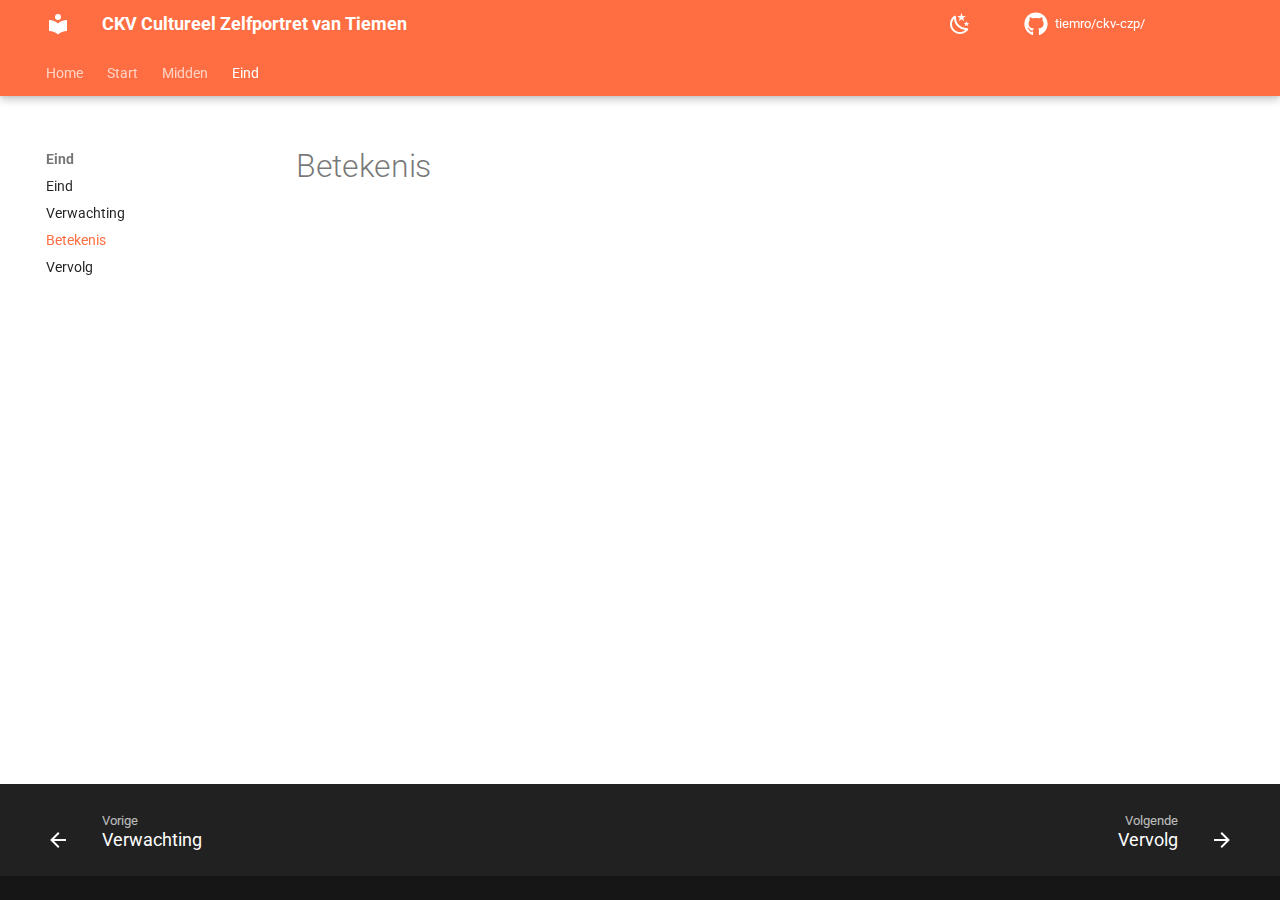
<file: eind/betekenis/betekenis/index.html>
<!doctype html>
<html lang="nl" class="no-js">
  <head>
    
      <meta charset="utf-8">
      <meta name="viewport" content="width=device-width,initial-scale=1">
      
      
      
        <link rel="canonical" href="https://tiemro.github.io/ckv-czp/eind/betekenis/betekenis/">
      
      
        <link rel="prev" href="../../verwachting/verwachting/">
      
      
        <link rel="next" href="../../vervolg/vervolg/">
      
      
      <link rel="icon" href="../../../assets/images/favicon.png">
      <meta name="generator" content="mkdocs-1.6.1, mkdocs-material-9.6.14">
    
    
      
        <title>Betekenis - CKV Cultureel Zelfportret van Tiemen</title>
      
    
    
      <link rel="stylesheet" href="../../../assets/stylesheets/main.342714a4.min.css">
      
        
        <link rel="stylesheet" href="../../../assets/stylesheets/palette.06af60db.min.css">
      
      

  
  
  
  
  <style>:root{--md-annotation-icon:url('data:image/svg+xml;charset=utf-8,%3Csvg%20xmlns%3D%22http%3A//www.w3.org/2000/svg%22%20viewBox%3D%220%200%2024%2024%22%3E%3Cpath%20d%3D%22M17%2013h-4v4h-2v-4H7v-2h4V7h2v4h4m-5-9A10%2010%200%200%200%202%2012a10%2010%200%200%200%2010%2010%2010%2010%200%200%200%2010-10A10%2010%200%200%200%2012%202%22/%3E%3C/svg%3E');}</style>


    
    
      
    
    
      
        
        
        <link rel="preconnect" href="https://fonts.gstatic.com" crossorigin>
        <link rel="stylesheet" href="https://fonts.googleapis.com/css?family=Roboto:300,300i,400,400i,700,700i%7CRoboto+Mono:400,400i,700,700i&display=fallback">
        <style>:root{--md-text-font:"Roboto";--md-code-font:"Roboto Mono"}</style>
      
    
    
    <script>__md_scope=new URL("../../..",location),__md_hash=e=>[...e].reduce(((e,_)=>(e<<5)-e+_.charCodeAt(0)),0),__md_get=(e,_=localStorage,t=__md_scope)=>JSON.parse(_.getItem(t.pathname+"."+e)),__md_set=(e,_,t=localStorage,a=__md_scope)=>{try{t.setItem(a.pathname+"."+e,JSON.stringify(_))}catch(e){}}</script>
    
      

    
    
    
  </head>
  
  
    
    
      
    
    
    
    
    <body dir="ltr" data-md-color-scheme="default" data-md-color-primary="deep-orange" data-md-color-accent="deep-orange">
  
    
    <input class="md-toggle" data-md-toggle="drawer" type="checkbox" id="__drawer" autocomplete="off">
    <input class="md-toggle" data-md-toggle="search" type="checkbox" id="__search" autocomplete="off">
    <label class="md-overlay" for="__drawer"></label>
    <div data-md-component="skip">
      
    </div>
    <div data-md-component="announce">
      
    </div>
    
    
      

  

<header class="md-header md-header--shadow md-header--lifted" data-md-component="header">
  <nav class="md-header__inner md-grid" aria-label="Header">
    <a href="../../.." title="CKV Cultureel Zelfportret van Tiemen" class="md-header__button md-logo" aria-label="CKV Cultureel Zelfportret van Tiemen" data-md-component="logo">
      
  
  <svg xmlns="http://www.w3.org/2000/svg" viewBox="0 0 24 24"><path d="M12 8a3 3 0 0 0 3-3 3 3 0 0 0-3-3 3 3 0 0 0-3 3 3 3 0 0 0 3 3m0 3.54C9.64 9.35 6.5 8 3 8v11c3.5 0 6.64 1.35 9 3.54 2.36-2.19 5.5-3.54 9-3.54V8c-3.5 0-6.64 1.35-9 3.54"/></svg>

    </a>
    <label class="md-header__button md-icon" for="__drawer">
      
      <svg xmlns="http://www.w3.org/2000/svg" viewBox="0 0 24 24"><path d="M3 6h18v2H3zm0 5h18v2H3zm0 5h18v2H3z"/></svg>
    </label>
    <div class="md-header__title" data-md-component="header-title">
      <div class="md-header__ellipsis">
        <div class="md-header__topic">
          <span class="md-ellipsis">
            CKV Cultureel Zelfportret van Tiemen
          </span>
        </div>
        <div class="md-header__topic" data-md-component="header-topic">
          <span class="md-ellipsis">
            
              Betekenis
            
          </span>
        </div>
      </div>
    </div>
    
      
        <form class="md-header__option" data-md-component="palette">
  
    
    
    
    <input class="md-option" data-md-color-media="(prefers-color-scheme: light)" data-md-color-scheme="default" data-md-color-primary="deep-orange" data-md-color-accent="deep-orange"  aria-label="Switch to dark mode"  type="radio" name="__palette" id="__palette_0">
    
      <label class="md-header__button md-icon" title="Switch to dark mode" for="__palette_1" hidden>
        <svg xmlns="http://www.w3.org/2000/svg" viewBox="0 0 24 24"><path d="m17.75 4.09-2.53 1.94.91 3.06-2.63-1.81-2.63 1.81.91-3.06-2.53-1.94L12.44 4l1.06-3 1.06 3zm3.5 6.91-1.64 1.25.59 1.98-1.7-1.17-1.7 1.17.59-1.98L15.75 11l2.06-.05L18.5 9l.69 1.95zm-2.28 4.95c.83-.08 1.72 1.1 1.19 1.85-.32.45-.66.87-1.08 1.27C15.17 23 8.84 23 4.94 19.07c-3.91-3.9-3.91-10.24 0-14.14.4-.4.82-.76 1.27-1.08.75-.53 1.93.36 1.85 1.19-.27 2.86.69 5.83 2.89 8.02a9.96 9.96 0 0 0 8.02 2.89m-1.64 2.02a12.08 12.08 0 0 1-7.8-3.47c-2.17-2.19-3.33-5-3.49-7.82-2.81 3.14-2.7 7.96.31 10.98 3.02 3.01 7.84 3.12 10.98.31"/></svg>
      </label>
    
  
    
    
    
    <input class="md-option" data-md-color-media="(prefers-color-scheme: dark)" data-md-color-scheme="slate" data-md-color-primary="deep-orange" data-md-color-accent="deep-orange"  aria-label="Switch to light mode"  type="radio" name="__palette" id="__palette_1">
    
      <label class="md-header__button md-icon" title="Switch to light mode" for="__palette_0" hidden>
        <svg xmlns="http://www.w3.org/2000/svg" viewBox="0 0 24 24"><path d="M12 8a4 4 0 0 0-4 4 4 4 0 0 0 4 4 4 4 0 0 0 4-4 4 4 0 0 0-4-4m0 10a6 6 0 0 1-6-6 6 6 0 0 1 6-6 6 6 0 0 1 6 6 6 6 0 0 1-6 6m8-9.31V4h-4.69L12 .69 8.69 4H4v4.69L.69 12 4 15.31V20h4.69L12 23.31 15.31 20H20v-4.69L23.31 12z"/></svg>
      </label>
    
  
</form>
      
    
    
      <script>var palette=__md_get("__palette");if(palette&&palette.color){if("(prefers-color-scheme)"===palette.color.media){var media=matchMedia("(prefers-color-scheme: light)"),input=document.querySelector(media.matches?"[data-md-color-media='(prefers-color-scheme: light)']":"[data-md-color-media='(prefers-color-scheme: dark)']");palette.color.media=input.getAttribute("data-md-color-media"),palette.color.scheme=input.getAttribute("data-md-color-scheme"),palette.color.primary=input.getAttribute("data-md-color-primary"),palette.color.accent=input.getAttribute("data-md-color-accent")}for(var[key,value]of Object.entries(palette.color))document.body.setAttribute("data-md-color-"+key,value)}</script>
    
    
    
      
      
    
    
      <div class="md-header__source">
        <a href="https://github.com/tiemro/ckv-czp/" title="Ga naar repository" class="md-source" data-md-component="source">
  <div class="md-source__icon md-icon">
    
    <svg xmlns="http://www.w3.org/2000/svg" viewBox="0 0 496 512"><!--! Font Awesome Free 6.7.2 by @fontawesome - https://fontawesome.com License - https://fontawesome.com/license/free (Icons: CC BY 4.0, Fonts: SIL OFL 1.1, Code: MIT License) Copyright 2024 Fonticons, Inc.--><path d="M165.9 397.4c0 2-2.3 3.6-5.2 3.6-3.3.3-5.6-1.3-5.6-3.6 0-2 2.3-3.6 5.2-3.6 3-.3 5.6 1.3 5.6 3.6m-31.1-4.5c-.7 2 1.3 4.3 4.3 4.9 2.6 1 5.6 0 6.2-2s-1.3-4.3-4.3-5.2c-2.6-.7-5.5.3-6.2 2.3m44.2-1.7c-2.9.7-4.9 2.6-4.6 4.9.3 2 2.9 3.3 5.9 2.6 2.9-.7 4.9-2.6 4.6-4.6-.3-1.9-3-3.2-5.9-2.9M244.8 8C106.1 8 0 113.3 0 252c0 110.9 69.8 205.8 169.5 239.2 12.8 2.3 17.3-5.6 17.3-12.1 0-6.2-.3-40.4-.3-61.4 0 0-70 15-84.7-29.8 0 0-11.4-29.1-27.8-36.6 0 0-22.9-15.7 1.6-15.4 0 0 24.9 2 38.6 25.8 21.9 38.6 58.6 27.5 72.9 20.9 2.3-16 8.8-27.1 16-33.7-55.9-6.2-112.3-14.3-112.3-110.5 0-27.5 7.6-41.3 23.6-58.9-2.6-6.5-11.1-33.3 2.6-67.9 20.9-6.5 69 27 69 27 20-5.6 41.5-8.5 62.8-8.5s42.8 2.9 62.8 8.5c0 0 48.1-33.6 69-27 13.7 34.7 5.2 61.4 2.6 67.9 16 17.7 25.8 31.5 25.8 58.9 0 96.5-58.9 104.2-114.8 110.5 9.2 7.9 17 22.9 17 46.4 0 33.7-.3 75.4-.3 83.6 0 6.5 4.6 14.4 17.3 12.1C428.2 457.8 496 362.9 496 252 496 113.3 383.5 8 244.8 8M97.2 352.9c-1.3 1-1 3.3.7 5.2 1.6 1.6 3.9 2.3 5.2 1 1.3-1 1-3.3-.7-5.2-1.6-1.6-3.9-2.3-5.2-1m-10.8-8.1c-.7 1.3.3 2.9 2.3 3.9 1.6 1 3.6.7 4.3-.7.7-1.3-.3-2.9-2.3-3.9-2-.6-3.6-.3-4.3.7m32.4 35.6c-1.6 1.3-1 4.3 1.3 6.2 2.3 2.3 5.2 2.6 6.5 1 1.3-1.3.7-4.3-1.3-6.2-2.2-2.3-5.2-2.6-6.5-1m-11.4-14.7c-1.6 1-1.6 3.6 0 5.9s4.3 3.3 5.6 2.3c1.6-1.3 1.6-3.9 0-6.2-1.4-2.3-4-3.3-5.6-2"/></svg>
  </div>
  <div class="md-source__repository">
    tiemro/ckv-czp/
  </div>
</a>
      </div>
    
  </nav>
  
    
      
<nav class="md-tabs" aria-label="Tabs" data-md-component="tabs">
  <div class="md-grid">
    <ul class="md-tabs__list">
      
        
  
  
  
  
    
    
      <li class="md-tabs__item">
        <a href="../../.." class="md-tabs__link">
          
  
  
  Home

        </a>
      </li>
    
  

      
        
  
  
  
  
    
    
      <li class="md-tabs__item">
        <a href="../../../start/start/" class="md-tabs__link">
          
  
  
  Start

        </a>
      </li>
    
  

      
        
  
  
  
  
    
    
      <li class="md-tabs__item">
        <a href="../../../midden/" class="md-tabs__link">
          
  
  
  Midden

        </a>
      </li>
    
  

      
        
  
  
  
    
  
  
    
    
      <li class="md-tabs__item md-tabs__item--active">
        <a href="../../" class="md-tabs__link">
          
  
  
  Eind

        </a>
      </li>
    
  

      
    </ul>
  </div>
</nav>
    
  
</header>
    
    <div class="md-container" data-md-component="container">
      
      
        
      
      <main class="md-main" data-md-component="main">
        <div class="md-main__inner md-grid">
          
            
              
              <div class="md-sidebar md-sidebar--primary" data-md-component="sidebar" data-md-type="navigation" >
                <div class="md-sidebar__scrollwrap">
                  <div class="md-sidebar__inner">
                    


  


<nav class="md-nav md-nav--primary md-nav--lifted" aria-label="Navigatie" data-md-level="0">
  <label class="md-nav__title" for="__drawer">
    <a href="../../.." title="CKV Cultureel Zelfportret van Tiemen" class="md-nav__button md-logo" aria-label="CKV Cultureel Zelfportret van Tiemen" data-md-component="logo">
      
  
  <svg xmlns="http://www.w3.org/2000/svg" viewBox="0 0 24 24"><path d="M12 8a3 3 0 0 0 3-3 3 3 0 0 0-3-3 3 3 0 0 0-3 3 3 3 0 0 0 3 3m0 3.54C9.64 9.35 6.5 8 3 8v11c3.5 0 6.64 1.35 9 3.54 2.36-2.19 5.5-3.54 9-3.54V8c-3.5 0-6.64 1.35-9 3.54"/></svg>

    </a>
    CKV Cultureel Zelfportret van Tiemen
  </label>
  
    <div class="md-nav__source">
      <a href="https://github.com/tiemro/ckv-czp/" title="Ga naar repository" class="md-source" data-md-component="source">
  <div class="md-source__icon md-icon">
    
    <svg xmlns="http://www.w3.org/2000/svg" viewBox="0 0 496 512"><!--! Font Awesome Free 6.7.2 by @fontawesome - https://fontawesome.com License - https://fontawesome.com/license/free (Icons: CC BY 4.0, Fonts: SIL OFL 1.1, Code: MIT License) Copyright 2024 Fonticons, Inc.--><path d="M165.9 397.4c0 2-2.3 3.6-5.2 3.6-3.3.3-5.6-1.3-5.6-3.6 0-2 2.3-3.6 5.2-3.6 3-.3 5.6 1.3 5.6 3.6m-31.1-4.5c-.7 2 1.3 4.3 4.3 4.9 2.6 1 5.6 0 6.2-2s-1.3-4.3-4.3-5.2c-2.6-.7-5.5.3-6.2 2.3m44.2-1.7c-2.9.7-4.9 2.6-4.6 4.9.3 2 2.9 3.3 5.9 2.6 2.9-.7 4.9-2.6 4.6-4.6-.3-1.9-3-3.2-5.9-2.9M244.8 8C106.1 8 0 113.3 0 252c0 110.9 69.8 205.8 169.5 239.2 12.8 2.3 17.3-5.6 17.3-12.1 0-6.2-.3-40.4-.3-61.4 0 0-70 15-84.7-29.8 0 0-11.4-29.1-27.8-36.6 0 0-22.9-15.7 1.6-15.4 0 0 24.9 2 38.6 25.8 21.9 38.6 58.6 27.5 72.9 20.9 2.3-16 8.8-27.1 16-33.7-55.9-6.2-112.3-14.3-112.3-110.5 0-27.5 7.6-41.3 23.6-58.9-2.6-6.5-11.1-33.3 2.6-67.9 20.9-6.5 69 27 69 27 20-5.6 41.5-8.5 62.8-8.5s42.8 2.9 62.8 8.5c0 0 48.1-33.6 69-27 13.7 34.7 5.2 61.4 2.6 67.9 16 17.7 25.8 31.5 25.8 58.9 0 96.5-58.9 104.2-114.8 110.5 9.2 7.9 17 22.9 17 46.4 0 33.7-.3 75.4-.3 83.6 0 6.5 4.6 14.4 17.3 12.1C428.2 457.8 496 362.9 496 252 496 113.3 383.5 8 244.8 8M97.2 352.9c-1.3 1-1 3.3.7 5.2 1.6 1.6 3.9 2.3 5.2 1 1.3-1 1-3.3-.7-5.2-1.6-1.6-3.9-2.3-5.2-1m-10.8-8.1c-.7 1.3.3 2.9 2.3 3.9 1.6 1 3.6.7 4.3-.7.7-1.3-.3-2.9-2.3-3.9-2-.6-3.6-.3-4.3.7m32.4 35.6c-1.6 1.3-1 4.3 1.3 6.2 2.3 2.3 5.2 2.6 6.5 1 1.3-1.3.7-4.3-1.3-6.2-2.2-2.3-5.2-2.6-6.5-1m-11.4-14.7c-1.6 1-1.6 3.6 0 5.9s4.3 3.3 5.6 2.3c1.6-1.3 1.6-3.9 0-6.2-1.4-2.3-4-3.3-5.6-2"/></svg>
  </div>
  <div class="md-source__repository">
    tiemro/ckv-czp/
  </div>
</a>
    </div>
  
  <ul class="md-nav__list" data-md-scrollfix>
    
      
      
  
  
  
  
    
    
    
    
      
      
        
      
    
    
    <li class="md-nav__item md-nav__item--nested">
      
        
        
        <input class="md-nav__toggle md-toggle " type="checkbox" id="__nav_1" >
        
          
          <label class="md-nav__link" for="__nav_1" id="__nav_1_label" tabindex="0">
            
  
  
  <span class="md-ellipsis">
    Home
    
  </span>
  

            <span class="md-nav__icon md-icon"></span>
          </label>
        
        <nav class="md-nav" data-md-level="1" aria-labelledby="__nav_1_label" aria-expanded="false">
          <label class="md-nav__title" for="__nav_1">
            <span class="md-nav__icon md-icon"></span>
            Home
          </label>
          <ul class="md-nav__list" data-md-scrollfix>
            
              
                
  
  
  
  
    <li class="md-nav__item">
      <a href="../../.." class="md-nav__link">
        
  
  
  <span class="md-ellipsis">
    Cultureel Zelfportret
    
  </span>
  

      </a>
    </li>
  

              
            
              
                
  
  
  
  
    <li class="md-nav__item">
      <a href="../../../start/start/" class="md-nav__link">
        
  
  
  <span class="md-ellipsis">
    Start
    
  </span>
  

      </a>
    </li>
  

              
            
              
                
  
  
  
  
    <li class="md-nav__item">
      <a href="../../../midden/" class="md-nav__link">
        
  
  
  <span class="md-ellipsis">
    Midden
    
  </span>
  

      </a>
    </li>
  

              
            
              
                
  
  
  
  
    <li class="md-nav__item">
      <a href="../../" class="md-nav__link">
        
  
  
  <span class="md-ellipsis">
    Eind
    
  </span>
  

      </a>
    </li>
  

              
            
          </ul>
        </nav>
      
    </li>
  

    
      
      
  
  
  
  
    
    
    
    
      
      
        
      
    
    
    <li class="md-nav__item md-nav__item--nested">
      
        
        
        <input class="md-nav__toggle md-toggle " type="checkbox" id="__nav_2" >
        
          
          <label class="md-nav__link" for="__nav_2" id="__nav_2_label" tabindex="0">
            
  
  
  <span class="md-ellipsis">
    Start
    
  </span>
  

            <span class="md-nav__icon md-icon"></span>
          </label>
        
        <nav class="md-nav" data-md-level="1" aria-labelledby="__nav_2_label" aria-expanded="false">
          <label class="md-nav__title" for="__nav_2">
            <span class="md-nav__icon md-icon"></span>
            Start
          </label>
          <ul class="md-nav__list" data-md-scrollfix>
            
              
                
  
  
  
  
    <li class="md-nav__item">
      <a href="../../../start/start/" class="md-nav__link">
        
  
  
  <span class="md-ellipsis">
    Start
    
  </span>
  

      </a>
    </li>
  

              
            
          </ul>
        </nav>
      
    </li>
  

    
      
      
  
  
  
  
    
    
    
    
      
      
        
      
    
    
    <li class="md-nav__item md-nav__item--nested">
      
        
        
        <input class="md-nav__toggle md-toggle " type="checkbox" id="__nav_3" >
        
          
          <label class="md-nav__link" for="__nav_3" id="__nav_3_label" tabindex="0">
            
  
  
  <span class="md-ellipsis">
    Midden
    
  </span>
  

            <span class="md-nav__icon md-icon"></span>
          </label>
        
        <nav class="md-nav" data-md-level="1" aria-labelledby="__nav_3_label" aria-expanded="false">
          <label class="md-nav__title" for="__nav_3">
            <span class="md-nav__icon md-icon"></span>
            Midden
          </label>
          <ul class="md-nav__list" data-md-scrollfix>
            
              
                
  
  
  
  
    <li class="md-nav__item">
      <a href="../../../midden/" class="md-nav__link">
        
  
  
  <span class="md-ellipsis">
    Midden
    
  </span>
  

      </a>
    </li>
  

              
            
              
                
  
  
  
  
    <li class="md-nav__item">
      <a href="../../../midden/verwachting/verwachting/" class="md-nav__link">
        
  
  
  <span class="md-ellipsis">
    Verwachting
    
  </span>
  

      </a>
    </li>
  

              
            
              
                
  
  
  
  
    <li class="md-nav__item">
      <a href="../../../midden/betekenis/betekenis/" class="md-nav__link">
        
  
  
  <span class="md-ellipsis">
    Betekenis
    
  </span>
  

      </a>
    </li>
  

              
            
              
                
  
  
  
  
    <li class="md-nav__item">
      <a href="../../../midden/vervolg/vervolg/" class="md-nav__link">
        
  
  
  <span class="md-ellipsis">
    Vervolg
    
  </span>
  

      </a>
    </li>
  

              
            
          </ul>
        </nav>
      
    </li>
  

    
      
      
  
  
    
  
  
  
    
    
    
    
      
        
        
      
      
        
      
    
    
    <li class="md-nav__item md-nav__item--active md-nav__item--section md-nav__item--nested">
      
        
        
        <input class="md-nav__toggle md-toggle " type="checkbox" id="__nav_4" checked>
        
          
          <label class="md-nav__link" for="__nav_4" id="__nav_4_label" tabindex="">
            
  
  
  <span class="md-ellipsis">
    Eind
    
  </span>
  

            <span class="md-nav__icon md-icon"></span>
          </label>
        
        <nav class="md-nav" data-md-level="1" aria-labelledby="__nav_4_label" aria-expanded="true">
          <label class="md-nav__title" for="__nav_4">
            <span class="md-nav__icon md-icon"></span>
            Eind
          </label>
          <ul class="md-nav__list" data-md-scrollfix>
            
              
                
  
  
  
  
    <li class="md-nav__item">
      <a href="../../" class="md-nav__link">
        
  
  
  <span class="md-ellipsis">
    Eind
    
  </span>
  

      </a>
    </li>
  

              
            
              
                
  
  
  
  
    <li class="md-nav__item">
      <a href="../../verwachting/verwachting/" class="md-nav__link">
        
  
  
  <span class="md-ellipsis">
    Verwachting
    
  </span>
  

      </a>
    </li>
  

              
            
              
                
  
  
    
  
  
  
    <li class="md-nav__item md-nav__item--active">
      
      <input class="md-nav__toggle md-toggle" type="checkbox" id="__toc">
      
      
      
      <a href="./" class="md-nav__link md-nav__link--active">
        
  
  
  <span class="md-ellipsis">
    Betekenis
    
  </span>
  

      </a>
      
    </li>
  

              
            
              
                
  
  
  
  
    <li class="md-nav__item">
      <a href="../../vervolg/vervolg/" class="md-nav__link">
        
  
  
  <span class="md-ellipsis">
    Vervolg
    
  </span>
  

      </a>
    </li>
  

              
            
          </ul>
        </nav>
      
    </li>
  

    
  </ul>
</nav>
                  </div>
                </div>
              </div>
            
            
              
              <div class="md-sidebar md-sidebar--secondary" data-md-component="sidebar" data-md-type="toc" >
                <div class="md-sidebar__scrollwrap">
                  <div class="md-sidebar__inner">
                    

<nav class="md-nav md-nav--secondary" aria-label="Inhoudsopgave">
  
  
  
  
</nav>
                  </div>
                </div>
              </div>
            
          
          
            <div class="md-content" data-md-component="content">
              <article class="md-content__inner md-typeset">
                
                  


  
  


  <h1>Betekenis</h1>














                
              </article>
            </div>
          
          
<script>var target=document.getElementById(location.hash.slice(1));target&&target.name&&(target.checked=target.name.startsWith("__tabbed_"))</script>
        </div>
        
      </main>
      
        <footer class="md-footer">
  
    
      
      <nav class="md-footer__inner md-grid" aria-label="Footer" >
        
          
          <a href="../../verwachting/verwachting/" class="md-footer__link md-footer__link--prev" aria-label="Vorige: Verwachting">
            <div class="md-footer__button md-icon">
              
              <svg xmlns="http://www.w3.org/2000/svg" viewBox="0 0 24 24"><path d="M20 11v2H8l5.5 5.5-1.42 1.42L4.16 12l7.92-7.92L13.5 5.5 8 11z"/></svg>
            </div>
            <div class="md-footer__title">
              <span class="md-footer__direction">
                Vorige
              </span>
              <div class="md-ellipsis">
                Verwachting
              </div>
            </div>
          </a>
        
        
          
          <a href="../../vervolg/vervolg/" class="md-footer__link md-footer__link--next" aria-label="Volgende: Vervolg">
            <div class="md-footer__title">
              <span class="md-footer__direction">
                Volgende
              </span>
              <div class="md-ellipsis">
                Vervolg
              </div>
            </div>
            <div class="md-footer__button md-icon">
              
              <svg xmlns="http://www.w3.org/2000/svg" viewBox="0 0 24 24"><path d="M4 11v2h12l-5.5 5.5 1.42 1.42L19.84 12l-7.92-7.92L10.5 5.5 16 11z"/></svg>
            </div>
          </a>
        
      </nav>
    
  
  <div class="md-footer-meta md-typeset">
    <div class="md-footer-meta__inner md-grid">
      <div class="md-copyright">
  
  
</div>
      
    </div>
  </div>
</footer>
      
    </div>
    <div class="md-dialog" data-md-component="dialog">
      <div class="md-dialog__inner md-typeset"></div>
    </div>
    
      <div class="md-progress" data-md-component="progress" role="progressbar"></div>
    
    
    
      
      <script id="__config" type="application/json">{"base": "../../..", "features": ["navigation.instant", "navigation.instant.progress", "navigation.tabs", "navigation.tabs.sticky", "navigation.sections", "navigation.footer"], "search": "../../../assets/javascripts/workers/search.d50fe291.min.js", "tags": null, "translations": {"clipboard.copied": "Gekopieerd naar klembord", "clipboard.copy": "Kopi\u00ebren naar klembord", "search.result.more.one": "1 extra overeenkomst op deze pagina", "search.result.more.other": "# extra overeenkomsten op deze pagina", "search.result.none": "Geen overeenkomende documenten", "search.result.one": "1 overeenkomende document", "search.result.other": "# overeenkomende documenten", "search.result.placeholder": "Typ om te beginnen met zoeken", "search.result.term.missing": "Ontbreekt", "select.version": "Selecteer versie"}, "version": null}</script>
    
    
      <script src="../../../assets/javascripts/bundle.13a4f30d.min.js"></script>
      
    
  </body>
</html>
</file>
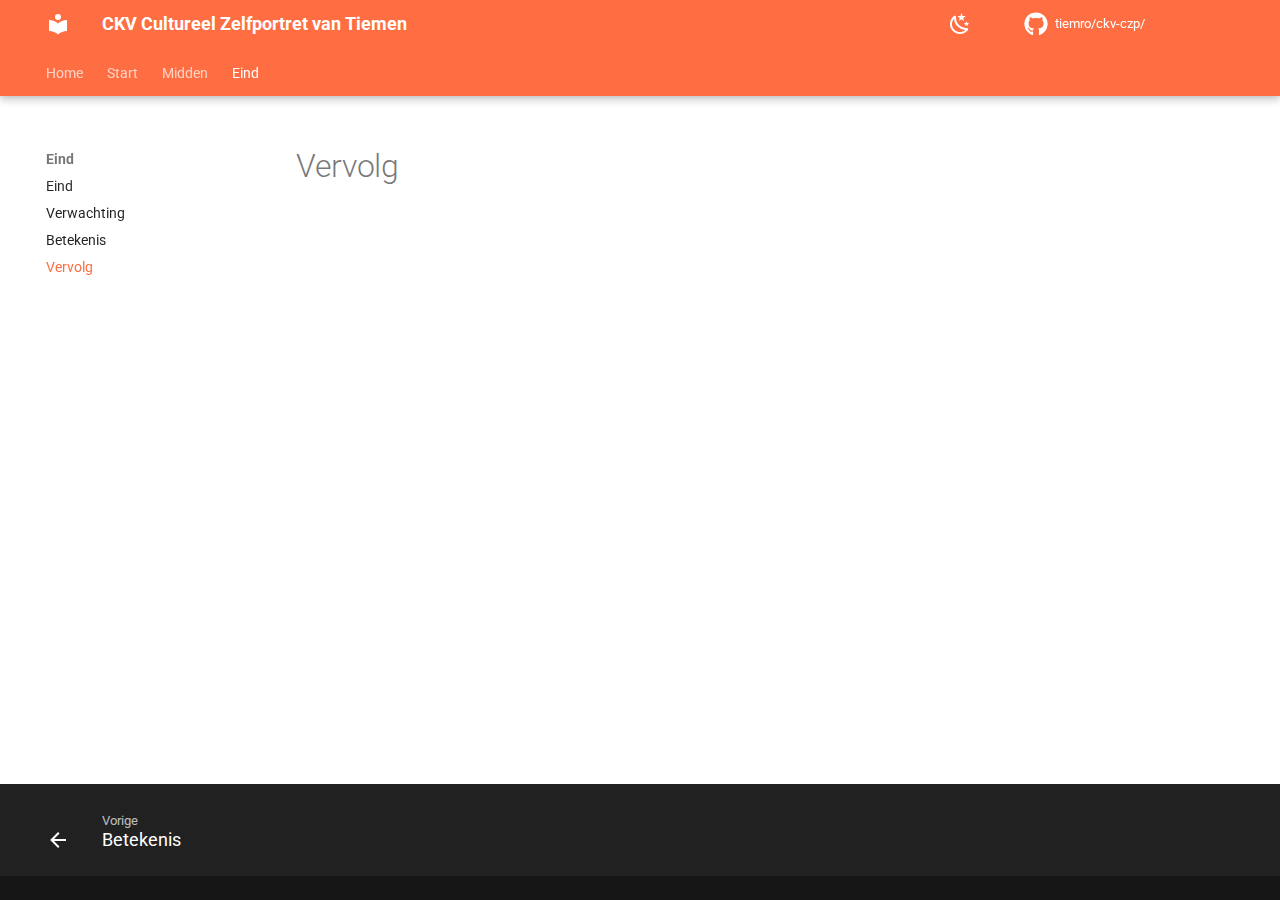
<file: eind/vervolg/vervolg/index.html>
<!doctype html>
<html lang="nl" class="no-js">
  <head>
    
      <meta charset="utf-8">
      <meta name="viewport" content="width=device-width,initial-scale=1">
      
      
      
        <link rel="canonical" href="https://tiemro.github.io/ckv-czp/eind/vervolg/vervolg/">
      
      
        <link rel="prev" href="../../betekenis/betekenis/">
      
      
      
      <link rel="icon" href="../../../assets/images/favicon.png">
      <meta name="generator" content="mkdocs-1.6.1, mkdocs-material-9.6.14">
    
    
      
        <title>Vervolg - CKV Cultureel Zelfportret van Tiemen</title>
      
    
    
      <link rel="stylesheet" href="../../../assets/stylesheets/main.342714a4.min.css">
      
        
        <link rel="stylesheet" href="../../../assets/stylesheets/palette.06af60db.min.css">
      
      

  
  
  
  
  <style>:root{--md-annotation-icon:url('data:image/svg+xml;charset=utf-8,%3Csvg%20xmlns%3D%22http%3A//www.w3.org/2000/svg%22%20viewBox%3D%220%200%2024%2024%22%3E%3Cpath%20d%3D%22M17%2013h-4v4h-2v-4H7v-2h4V7h2v4h4m-5-9A10%2010%200%200%200%202%2012a10%2010%200%200%200%2010%2010%2010%2010%200%200%200%2010-10A10%2010%200%200%200%2012%202%22/%3E%3C/svg%3E');}</style>


    
    
      
    
    
      
        
        
        <link rel="preconnect" href="https://fonts.gstatic.com" crossorigin>
        <link rel="stylesheet" href="https://fonts.googleapis.com/css?family=Roboto:300,300i,400,400i,700,700i%7CRoboto+Mono:400,400i,700,700i&display=fallback">
        <style>:root{--md-text-font:"Roboto";--md-code-font:"Roboto Mono"}</style>
      
    
    
    <script>__md_scope=new URL("../../..",location),__md_hash=e=>[...e].reduce(((e,_)=>(e<<5)-e+_.charCodeAt(0)),0),__md_get=(e,_=localStorage,t=__md_scope)=>JSON.parse(_.getItem(t.pathname+"."+e)),__md_set=(e,_,t=localStorage,a=__md_scope)=>{try{t.setItem(a.pathname+"."+e,JSON.stringify(_))}catch(e){}}</script>
    
      

    
    
    
  </head>
  
  
    
    
      
    
    
    
    
    <body dir="ltr" data-md-color-scheme="default" data-md-color-primary="deep-orange" data-md-color-accent="deep-orange">
  
    
    <input class="md-toggle" data-md-toggle="drawer" type="checkbox" id="__drawer" autocomplete="off">
    <input class="md-toggle" data-md-toggle="search" type="checkbox" id="__search" autocomplete="off">
    <label class="md-overlay" for="__drawer"></label>
    <div data-md-component="skip">
      
    </div>
    <div data-md-component="announce">
      
    </div>
    
    
      

  

<header class="md-header md-header--shadow md-header--lifted" data-md-component="header">
  <nav class="md-header__inner md-grid" aria-label="Header">
    <a href="../../.." title="CKV Cultureel Zelfportret van Tiemen" class="md-header__button md-logo" aria-label="CKV Cultureel Zelfportret van Tiemen" data-md-component="logo">
      
  
  <svg xmlns="http://www.w3.org/2000/svg" viewBox="0 0 24 24"><path d="M12 8a3 3 0 0 0 3-3 3 3 0 0 0-3-3 3 3 0 0 0-3 3 3 3 0 0 0 3 3m0 3.54C9.64 9.35 6.5 8 3 8v11c3.5 0 6.64 1.35 9 3.54 2.36-2.19 5.5-3.54 9-3.54V8c-3.5 0-6.64 1.35-9 3.54"/></svg>

    </a>
    <label class="md-header__button md-icon" for="__drawer">
      
      <svg xmlns="http://www.w3.org/2000/svg" viewBox="0 0 24 24"><path d="M3 6h18v2H3zm0 5h18v2H3zm0 5h18v2H3z"/></svg>
    </label>
    <div class="md-header__title" data-md-component="header-title">
      <div class="md-header__ellipsis">
        <div class="md-header__topic">
          <span class="md-ellipsis">
            CKV Cultureel Zelfportret van Tiemen
          </span>
        </div>
        <div class="md-header__topic" data-md-component="header-topic">
          <span class="md-ellipsis">
            
              Vervolg
            
          </span>
        </div>
      </div>
    </div>
    
      
        <form class="md-header__option" data-md-component="palette">
  
    
    
    
    <input class="md-option" data-md-color-media="(prefers-color-scheme: light)" data-md-color-scheme="default" data-md-color-primary="deep-orange" data-md-color-accent="deep-orange"  aria-label="Switch to dark mode"  type="radio" name="__palette" id="__palette_0">
    
      <label class="md-header__button md-icon" title="Switch to dark mode" for="__palette_1" hidden>
        <svg xmlns="http://www.w3.org/2000/svg" viewBox="0 0 24 24"><path d="m17.75 4.09-2.53 1.94.91 3.06-2.63-1.81-2.63 1.81.91-3.06-2.53-1.94L12.44 4l1.06-3 1.06 3zm3.5 6.91-1.64 1.25.59 1.98-1.7-1.17-1.7 1.17.59-1.98L15.75 11l2.06-.05L18.5 9l.69 1.95zm-2.28 4.95c.83-.08 1.72 1.1 1.19 1.85-.32.45-.66.87-1.08 1.27C15.17 23 8.84 23 4.94 19.07c-3.91-3.9-3.91-10.24 0-14.14.4-.4.82-.76 1.27-1.08.75-.53 1.93.36 1.85 1.19-.27 2.86.69 5.83 2.89 8.02a9.96 9.96 0 0 0 8.02 2.89m-1.64 2.02a12.08 12.08 0 0 1-7.8-3.47c-2.17-2.19-3.33-5-3.49-7.82-2.81 3.14-2.7 7.96.31 10.98 3.02 3.01 7.84 3.12 10.98.31"/></svg>
      </label>
    
  
    
    
    
    <input class="md-option" data-md-color-media="(prefers-color-scheme: dark)" data-md-color-scheme="slate" data-md-color-primary="deep-orange" data-md-color-accent="deep-orange"  aria-label="Switch to light mode"  type="radio" name="__palette" id="__palette_1">
    
      <label class="md-header__button md-icon" title="Switch to light mode" for="__palette_0" hidden>
        <svg xmlns="http://www.w3.org/2000/svg" viewBox="0 0 24 24"><path d="M12 8a4 4 0 0 0-4 4 4 4 0 0 0 4 4 4 4 0 0 0 4-4 4 4 0 0 0-4-4m0 10a6 6 0 0 1-6-6 6 6 0 0 1 6-6 6 6 0 0 1 6 6 6 6 0 0 1-6 6m8-9.31V4h-4.69L12 .69 8.69 4H4v4.69L.69 12 4 15.31V20h4.69L12 23.31 15.31 20H20v-4.69L23.31 12z"/></svg>
      </label>
    
  
</form>
      
    
    
      <script>var palette=__md_get("__palette");if(palette&&palette.color){if("(prefers-color-scheme)"===palette.color.media){var media=matchMedia("(prefers-color-scheme: light)"),input=document.querySelector(media.matches?"[data-md-color-media='(prefers-color-scheme: light)']":"[data-md-color-media='(prefers-color-scheme: dark)']");palette.color.media=input.getAttribute("data-md-color-media"),palette.color.scheme=input.getAttribute("data-md-color-scheme"),palette.color.primary=input.getAttribute("data-md-color-primary"),palette.color.accent=input.getAttribute("data-md-color-accent")}for(var[key,value]of Object.entries(palette.color))document.body.setAttribute("data-md-color-"+key,value)}</script>
    
    
    
      
      
    
    
      <div class="md-header__source">
        <a href="https://github.com/tiemro/ckv-czp/" title="Ga naar repository" class="md-source" data-md-component="source">
  <div class="md-source__icon md-icon">
    
    <svg xmlns="http://www.w3.org/2000/svg" viewBox="0 0 496 512"><!--! Font Awesome Free 6.7.2 by @fontawesome - https://fontawesome.com License - https://fontawesome.com/license/free (Icons: CC BY 4.0, Fonts: SIL OFL 1.1, Code: MIT License) Copyright 2024 Fonticons, Inc.--><path d="M165.9 397.4c0 2-2.3 3.6-5.2 3.6-3.3.3-5.6-1.3-5.6-3.6 0-2 2.3-3.6 5.2-3.6 3-.3 5.6 1.3 5.6 3.6m-31.1-4.5c-.7 2 1.3 4.3 4.3 4.9 2.6 1 5.6 0 6.2-2s-1.3-4.3-4.3-5.2c-2.6-.7-5.5.3-6.2 2.3m44.2-1.7c-2.9.7-4.9 2.6-4.6 4.9.3 2 2.9 3.3 5.9 2.6 2.9-.7 4.9-2.6 4.6-4.6-.3-1.9-3-3.2-5.9-2.9M244.8 8C106.1 8 0 113.3 0 252c0 110.9 69.8 205.8 169.5 239.2 12.8 2.3 17.3-5.6 17.3-12.1 0-6.2-.3-40.4-.3-61.4 0 0-70 15-84.7-29.8 0 0-11.4-29.1-27.8-36.6 0 0-22.9-15.7 1.6-15.4 0 0 24.9 2 38.6 25.8 21.9 38.6 58.6 27.5 72.9 20.9 2.3-16 8.8-27.1 16-33.7-55.9-6.2-112.3-14.3-112.3-110.5 0-27.5 7.6-41.3 23.6-58.9-2.6-6.5-11.1-33.3 2.6-67.9 20.9-6.5 69 27 69 27 20-5.6 41.5-8.5 62.8-8.5s42.8 2.9 62.8 8.5c0 0 48.1-33.6 69-27 13.7 34.7 5.2 61.4 2.6 67.9 16 17.7 25.8 31.5 25.8 58.9 0 96.5-58.9 104.2-114.8 110.5 9.2 7.9 17 22.9 17 46.4 0 33.7-.3 75.4-.3 83.6 0 6.5 4.6 14.4 17.3 12.1C428.2 457.8 496 362.9 496 252 496 113.3 383.5 8 244.8 8M97.2 352.9c-1.3 1-1 3.3.7 5.2 1.6 1.6 3.9 2.3 5.2 1 1.3-1 1-3.3-.7-5.2-1.6-1.6-3.9-2.3-5.2-1m-10.8-8.1c-.7 1.3.3 2.9 2.3 3.9 1.6 1 3.6.7 4.3-.7.7-1.3-.3-2.9-2.3-3.9-2-.6-3.6-.3-4.3.7m32.4 35.6c-1.6 1.3-1 4.3 1.3 6.2 2.3 2.3 5.2 2.6 6.5 1 1.3-1.3.7-4.3-1.3-6.2-2.2-2.3-5.2-2.6-6.5-1m-11.4-14.7c-1.6 1-1.6 3.6 0 5.9s4.3 3.3 5.6 2.3c1.6-1.3 1.6-3.9 0-6.2-1.4-2.3-4-3.3-5.6-2"/></svg>
  </div>
  <div class="md-source__repository">
    tiemro/ckv-czp/
  </div>
</a>
      </div>
    
  </nav>
  
    
      
<nav class="md-tabs" aria-label="Tabs" data-md-component="tabs">
  <div class="md-grid">
    <ul class="md-tabs__list">
      
        
  
  
  
  
    
    
      <li class="md-tabs__item">
        <a href="../../.." class="md-tabs__link">
          
  
  
  Home

        </a>
      </li>
    
  

      
        
  
  
  
  
    
    
      <li class="md-tabs__item">
        <a href="../../../start/start/" class="md-tabs__link">
          
  
  
  Start

        </a>
      </li>
    
  

      
        
  
  
  
  
    
    
      <li class="md-tabs__item">
        <a href="../../../midden/" class="md-tabs__link">
          
  
  
  Midden

        </a>
      </li>
    
  

      
        
  
  
  
    
  
  
    
    
      <li class="md-tabs__item md-tabs__item--active">
        <a href="../../" class="md-tabs__link">
          
  
  
  Eind

        </a>
      </li>
    
  

      
    </ul>
  </div>
</nav>
    
  
</header>
    
    <div class="md-container" data-md-component="container">
      
      
        
      
      <main class="md-main" data-md-component="main">
        <div class="md-main__inner md-grid">
          
            
              
              <div class="md-sidebar md-sidebar--primary" data-md-component="sidebar" data-md-type="navigation" >
                <div class="md-sidebar__scrollwrap">
                  <div class="md-sidebar__inner">
                    


  


<nav class="md-nav md-nav--primary md-nav--lifted" aria-label="Navigatie" data-md-level="0">
  <label class="md-nav__title" for="__drawer">
    <a href="../../.." title="CKV Cultureel Zelfportret van Tiemen" class="md-nav__button md-logo" aria-label="CKV Cultureel Zelfportret van Tiemen" data-md-component="logo">
      
  
  <svg xmlns="http://www.w3.org/2000/svg" viewBox="0 0 24 24"><path d="M12 8a3 3 0 0 0 3-3 3 3 0 0 0-3-3 3 3 0 0 0-3 3 3 3 0 0 0 3 3m0 3.54C9.64 9.35 6.5 8 3 8v11c3.5 0 6.64 1.35 9 3.54 2.36-2.19 5.5-3.54 9-3.54V8c-3.5 0-6.64 1.35-9 3.54"/></svg>

    </a>
    CKV Cultureel Zelfportret van Tiemen
  </label>
  
    <div class="md-nav__source">
      <a href="https://github.com/tiemro/ckv-czp/" title="Ga naar repository" class="md-source" data-md-component="source">
  <div class="md-source__icon md-icon">
    
    <svg xmlns="http://www.w3.org/2000/svg" viewBox="0 0 496 512"><!--! Font Awesome Free 6.7.2 by @fontawesome - https://fontawesome.com License - https://fontawesome.com/license/free (Icons: CC BY 4.0, Fonts: SIL OFL 1.1, Code: MIT License) Copyright 2024 Fonticons, Inc.--><path d="M165.9 397.4c0 2-2.3 3.6-5.2 3.6-3.3.3-5.6-1.3-5.6-3.6 0-2 2.3-3.6 5.2-3.6 3-.3 5.6 1.3 5.6 3.6m-31.1-4.5c-.7 2 1.3 4.3 4.3 4.9 2.6 1 5.6 0 6.2-2s-1.3-4.3-4.3-5.2c-2.6-.7-5.5.3-6.2 2.3m44.2-1.7c-2.9.7-4.9 2.6-4.6 4.9.3 2 2.9 3.3 5.9 2.6 2.9-.7 4.9-2.6 4.6-4.6-.3-1.9-3-3.2-5.9-2.9M244.8 8C106.1 8 0 113.3 0 252c0 110.9 69.8 205.8 169.5 239.2 12.8 2.3 17.3-5.6 17.3-12.1 0-6.2-.3-40.4-.3-61.4 0 0-70 15-84.7-29.8 0 0-11.4-29.1-27.8-36.6 0 0-22.9-15.7 1.6-15.4 0 0 24.9 2 38.6 25.8 21.9 38.6 58.6 27.5 72.9 20.9 2.3-16 8.8-27.1 16-33.7-55.9-6.2-112.3-14.3-112.3-110.5 0-27.5 7.6-41.3 23.6-58.9-2.6-6.5-11.1-33.3 2.6-67.9 20.9-6.5 69 27 69 27 20-5.6 41.5-8.5 62.8-8.5s42.8 2.9 62.8 8.5c0 0 48.1-33.6 69-27 13.7 34.7 5.2 61.4 2.6 67.9 16 17.7 25.8 31.5 25.8 58.9 0 96.5-58.9 104.2-114.8 110.5 9.2 7.9 17 22.9 17 46.4 0 33.7-.3 75.4-.3 83.6 0 6.5 4.6 14.4 17.3 12.1C428.2 457.8 496 362.9 496 252 496 113.3 383.5 8 244.8 8M97.2 352.9c-1.3 1-1 3.3.7 5.2 1.6 1.6 3.9 2.3 5.2 1 1.3-1 1-3.3-.7-5.2-1.6-1.6-3.9-2.3-5.2-1m-10.8-8.1c-.7 1.3.3 2.9 2.3 3.9 1.6 1 3.6.7 4.3-.7.7-1.3-.3-2.9-2.3-3.9-2-.6-3.6-.3-4.3.7m32.4 35.6c-1.6 1.3-1 4.3 1.3 6.2 2.3 2.3 5.2 2.6 6.5 1 1.3-1.3.7-4.3-1.3-6.2-2.2-2.3-5.2-2.6-6.5-1m-11.4-14.7c-1.6 1-1.6 3.6 0 5.9s4.3 3.3 5.6 2.3c1.6-1.3 1.6-3.9 0-6.2-1.4-2.3-4-3.3-5.6-2"/></svg>
  </div>
  <div class="md-source__repository">
    tiemro/ckv-czp/
  </div>
</a>
    </div>
  
  <ul class="md-nav__list" data-md-scrollfix>
    
      
      
  
  
  
  
    
    
    
    
      
      
        
      
    
    
    <li class="md-nav__item md-nav__item--nested">
      
        
        
        <input class="md-nav__toggle md-toggle " type="checkbox" id="__nav_1" >
        
          
          <label class="md-nav__link" for="__nav_1" id="__nav_1_label" tabindex="0">
            
  
  
  <span class="md-ellipsis">
    Home
    
  </span>
  

            <span class="md-nav__icon md-icon"></span>
          </label>
        
        <nav class="md-nav" data-md-level="1" aria-labelledby="__nav_1_label" aria-expanded="false">
          <label class="md-nav__title" for="__nav_1">
            <span class="md-nav__icon md-icon"></span>
            Home
          </label>
          <ul class="md-nav__list" data-md-scrollfix>
            
              
                
  
  
  
  
    <li class="md-nav__item">
      <a href="../../.." class="md-nav__link">
        
  
  
  <span class="md-ellipsis">
    Cultureel Zelfportret
    
  </span>
  

      </a>
    </li>
  

              
            
              
                
  
  
  
  
    <li class="md-nav__item">
      <a href="../../../start/start/" class="md-nav__link">
        
  
  
  <span class="md-ellipsis">
    Start
    
  </span>
  

      </a>
    </li>
  

              
            
              
                
  
  
  
  
    <li class="md-nav__item">
      <a href="../../../midden/" class="md-nav__link">
        
  
  
  <span class="md-ellipsis">
    Midden
    
  </span>
  

      </a>
    </li>
  

              
            
              
                
  
  
  
  
    <li class="md-nav__item">
      <a href="../../" class="md-nav__link">
        
  
  
  <span class="md-ellipsis">
    Eind
    
  </span>
  

      </a>
    </li>
  

              
            
          </ul>
        </nav>
      
    </li>
  

    
      
      
  
  
  
  
    
    
    
    
      
      
        
      
    
    
    <li class="md-nav__item md-nav__item--nested">
      
        
        
        <input class="md-nav__toggle md-toggle " type="checkbox" id="__nav_2" >
        
          
          <label class="md-nav__link" for="__nav_2" id="__nav_2_label" tabindex="0">
            
  
  
  <span class="md-ellipsis">
    Start
    
  </span>
  

            <span class="md-nav__icon md-icon"></span>
          </label>
        
        <nav class="md-nav" data-md-level="1" aria-labelledby="__nav_2_label" aria-expanded="false">
          <label class="md-nav__title" for="__nav_2">
            <span class="md-nav__icon md-icon"></span>
            Start
          </label>
          <ul class="md-nav__list" data-md-scrollfix>
            
              
                
  
  
  
  
    <li class="md-nav__item">
      <a href="../../../start/start/" class="md-nav__link">
        
  
  
  <span class="md-ellipsis">
    Start
    
  </span>
  

      </a>
    </li>
  

              
            
          </ul>
        </nav>
      
    </li>
  

    
      
      
  
  
  
  
    
    
    
    
      
      
        
      
    
    
    <li class="md-nav__item md-nav__item--nested">
      
        
        
        <input class="md-nav__toggle md-toggle " type="checkbox" id="__nav_3" >
        
          
          <label class="md-nav__link" for="__nav_3" id="__nav_3_label" tabindex="0">
            
  
  
  <span class="md-ellipsis">
    Midden
    
  </span>
  

            <span class="md-nav__icon md-icon"></span>
          </label>
        
        <nav class="md-nav" data-md-level="1" aria-labelledby="__nav_3_label" aria-expanded="false">
          <label class="md-nav__title" for="__nav_3">
            <span class="md-nav__icon md-icon"></span>
            Midden
          </label>
          <ul class="md-nav__list" data-md-scrollfix>
            
              
                
  
  
  
  
    <li class="md-nav__item">
      <a href="../../../midden/" class="md-nav__link">
        
  
  
  <span class="md-ellipsis">
    Midden
    
  </span>
  

      </a>
    </li>
  

              
            
              
                
  
  
  
  
    <li class="md-nav__item">
      <a href="../../../midden/verwachting/verwachting/" class="md-nav__link">
        
  
  
  <span class="md-ellipsis">
    Verwachting
    
  </span>
  

      </a>
    </li>
  

              
            
              
                
  
  
  
  
    <li class="md-nav__item">
      <a href="../../../midden/betekenis/betekenis/" class="md-nav__link">
        
  
  
  <span class="md-ellipsis">
    Betekenis
    
  </span>
  

      </a>
    </li>
  

              
            
              
                
  
  
  
  
    <li class="md-nav__item">
      <a href="../../../midden/vervolg/vervolg/" class="md-nav__link">
        
  
  
  <span class="md-ellipsis">
    Vervolg
    
  </span>
  

      </a>
    </li>
  

              
            
          </ul>
        </nav>
      
    </li>
  

    
      
      
  
  
    
  
  
  
    
    
    
    
      
        
        
      
      
        
      
    
    
    <li class="md-nav__item md-nav__item--active md-nav__item--section md-nav__item--nested">
      
        
        
        <input class="md-nav__toggle md-toggle " type="checkbox" id="__nav_4" checked>
        
          
          <label class="md-nav__link" for="__nav_4" id="__nav_4_label" tabindex="">
            
  
  
  <span class="md-ellipsis">
    Eind
    
  </span>
  

            <span class="md-nav__icon md-icon"></span>
          </label>
        
        <nav class="md-nav" data-md-level="1" aria-labelledby="__nav_4_label" aria-expanded="true">
          <label class="md-nav__title" for="__nav_4">
            <span class="md-nav__icon md-icon"></span>
            Eind
          </label>
          <ul class="md-nav__list" data-md-scrollfix>
            
              
                
  
  
  
  
    <li class="md-nav__item">
      <a href="../../" class="md-nav__link">
        
  
  
  <span class="md-ellipsis">
    Eind
    
  </span>
  

      </a>
    </li>
  

              
            
              
                
  
  
  
  
    <li class="md-nav__item">
      <a href="../../verwachting/verwachting/" class="md-nav__link">
        
  
  
  <span class="md-ellipsis">
    Verwachting
    
  </span>
  

      </a>
    </li>
  

              
            
              
                
  
  
  
  
    <li class="md-nav__item">
      <a href="../../betekenis/betekenis/" class="md-nav__link">
        
  
  
  <span class="md-ellipsis">
    Betekenis
    
  </span>
  

      </a>
    </li>
  

              
            
              
                
  
  
    
  
  
  
    <li class="md-nav__item md-nav__item--active">
      
      <input class="md-nav__toggle md-toggle" type="checkbox" id="__toc">
      
      
      
      <a href="./" class="md-nav__link md-nav__link--active">
        
  
  
  <span class="md-ellipsis">
    Vervolg
    
  </span>
  

      </a>
      
    </li>
  

              
            
          </ul>
        </nav>
      
    </li>
  

    
  </ul>
</nav>
                  </div>
                </div>
              </div>
            
            
              
              <div class="md-sidebar md-sidebar--secondary" data-md-component="sidebar" data-md-type="toc" >
                <div class="md-sidebar__scrollwrap">
                  <div class="md-sidebar__inner">
                    

<nav class="md-nav md-nav--secondary" aria-label="Inhoudsopgave">
  
  
  
  
</nav>
                  </div>
                </div>
              </div>
            
          
          
            <div class="md-content" data-md-component="content">
              <article class="md-content__inner md-typeset">
                
                  


  
  


  <h1>Vervolg</h1>














                
              </article>
            </div>
          
          
<script>var target=document.getElementById(location.hash.slice(1));target&&target.name&&(target.checked=target.name.startsWith("__tabbed_"))</script>
        </div>
        
      </main>
      
        <footer class="md-footer">
  
    
      
      <nav class="md-footer__inner md-grid" aria-label="Footer" >
        
          
          <a href="../../betekenis/betekenis/" class="md-footer__link md-footer__link--prev" aria-label="Vorige: Betekenis">
            <div class="md-footer__button md-icon">
              
              <svg xmlns="http://www.w3.org/2000/svg" viewBox="0 0 24 24"><path d="M20 11v2H8l5.5 5.5-1.42 1.42L4.16 12l7.92-7.92L13.5 5.5 8 11z"/></svg>
            </div>
            <div class="md-footer__title">
              <span class="md-footer__direction">
                Vorige
              </span>
              <div class="md-ellipsis">
                Betekenis
              </div>
            </div>
          </a>
        
        
      </nav>
    
  
  <div class="md-footer-meta md-typeset">
    <div class="md-footer-meta__inner md-grid">
      <div class="md-copyright">
  
  
</div>
      
    </div>
  </div>
</footer>
      
    </div>
    <div class="md-dialog" data-md-component="dialog">
      <div class="md-dialog__inner md-typeset"></div>
    </div>
    
      <div class="md-progress" data-md-component="progress" role="progressbar"></div>
    
    
    
      
      <script id="__config" type="application/json">{"base": "../../..", "features": ["navigation.instant", "navigation.instant.progress", "navigation.tabs", "navigation.tabs.sticky", "navigation.sections", "navigation.footer"], "search": "../../../assets/javascripts/workers/search.d50fe291.min.js", "tags": null, "translations": {"clipboard.copied": "Gekopieerd naar klembord", "clipboard.copy": "Kopi\u00ebren naar klembord", "search.result.more.one": "1 extra overeenkomst op deze pagina", "search.result.more.other": "# extra overeenkomsten op deze pagina", "search.result.none": "Geen overeenkomende documenten", "search.result.one": "1 overeenkomende document", "search.result.other": "# overeenkomende documenten", "search.result.placeholder": "Typ om te beginnen met zoeken", "search.result.term.missing": "Ontbreekt", "select.version": "Selecteer versie"}, "version": null}</script>
    
    
      <script src="../../../assets/javascripts/bundle.13a4f30d.min.js"></script>
      
    
  </body>
</html>
</file>
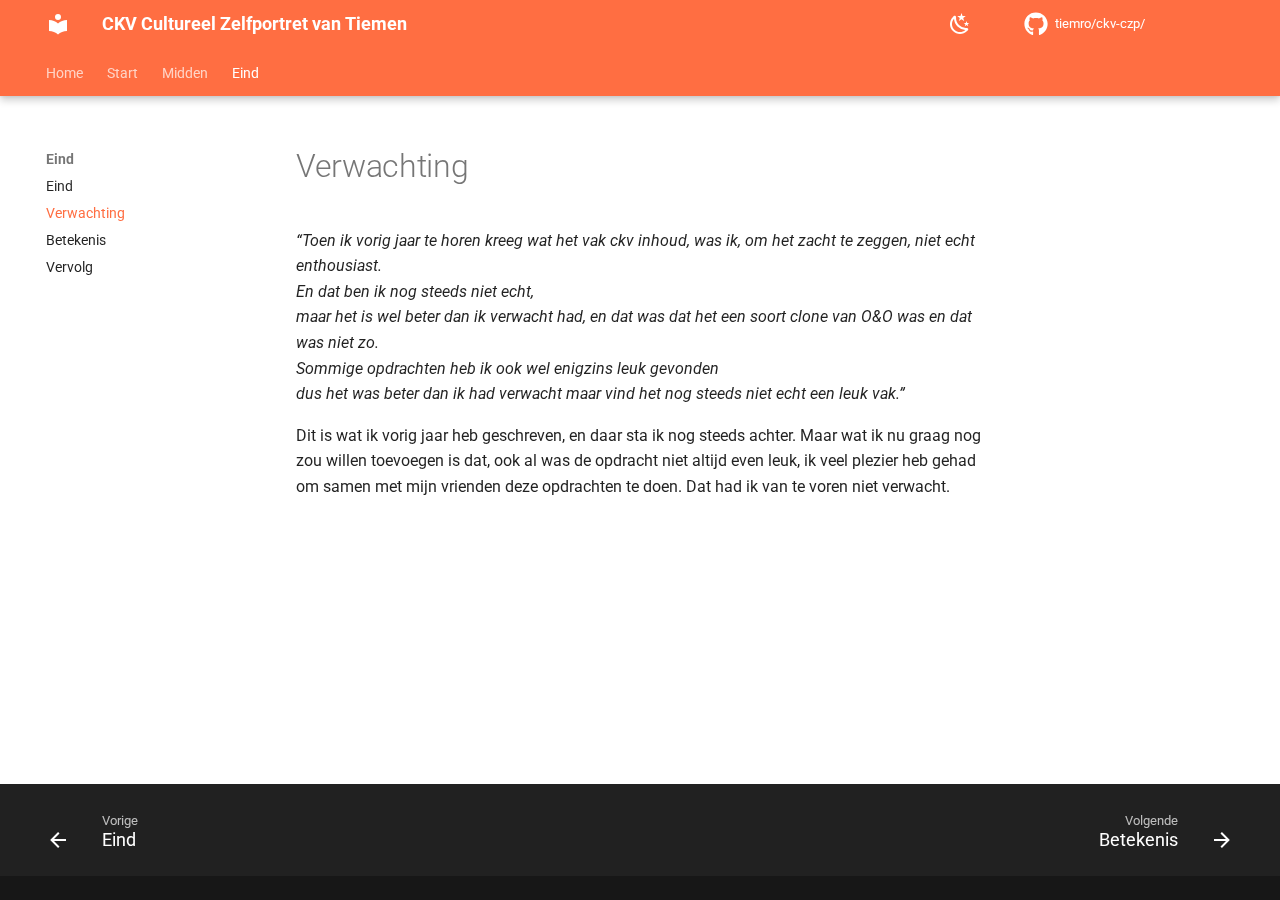
<file: eind/verwachting/verwachting/index.html>
<!doctype html>
<html lang="nl" class="no-js">
  <head>
    
      <meta charset="utf-8">
      <meta name="viewport" content="width=device-width,initial-scale=1">
      
      
      
        <link rel="canonical" href="https://tiemro.github.io/ckv-czp/eind/verwachting/verwachting/">
      
      
        <link rel="prev" href="../../">
      
      
        <link rel="next" href="../../betekenis/betekenis/">
      
      
      <link rel="icon" href="../../../assets/images/favicon.png">
      <meta name="generator" content="mkdocs-1.6.1, mkdocs-material-9.6.14">
    
    
      
        <title>Verwachting - CKV Cultureel Zelfportret van Tiemen</title>
      
    
    
      <link rel="stylesheet" href="../../../assets/stylesheets/main.342714a4.min.css">
      
        
        <link rel="stylesheet" href="../../../assets/stylesheets/palette.06af60db.min.css">
      
      

  
  
  
  
  <style>:root{--md-annotation-icon:url('data:image/svg+xml;charset=utf-8,%3Csvg%20xmlns%3D%22http%3A//www.w3.org/2000/svg%22%20viewBox%3D%220%200%2024%2024%22%3E%3Cpath%20d%3D%22M17%2013h-4v4h-2v-4H7v-2h4V7h2v4h4m-5-9A10%2010%200%200%200%202%2012a10%2010%200%200%200%2010%2010%2010%2010%200%200%200%2010-10A10%2010%200%200%200%2012%202%22/%3E%3C/svg%3E');}</style>


    
    
      
    
    
      
        
        
        <link rel="preconnect" href="https://fonts.gstatic.com" crossorigin>
        <link rel="stylesheet" href="https://fonts.googleapis.com/css?family=Roboto:300,300i,400,400i,700,700i%7CRoboto+Mono:400,400i,700,700i&display=fallback">
        <style>:root{--md-text-font:"Roboto";--md-code-font:"Roboto Mono"}</style>
      
    
    
    <script>__md_scope=new URL("../../..",location),__md_hash=e=>[...e].reduce(((e,_)=>(e<<5)-e+_.charCodeAt(0)),0),__md_get=(e,_=localStorage,t=__md_scope)=>JSON.parse(_.getItem(t.pathname+"."+e)),__md_set=(e,_,t=localStorage,a=__md_scope)=>{try{t.setItem(a.pathname+"."+e,JSON.stringify(_))}catch(e){}}</script>
    
      

    
    
    
  </head>
  
  
    
    
      
    
    
    
    
    <body dir="ltr" data-md-color-scheme="default" data-md-color-primary="deep-orange" data-md-color-accent="deep-orange">
  
    
    <input class="md-toggle" data-md-toggle="drawer" type="checkbox" id="__drawer" autocomplete="off">
    <input class="md-toggle" data-md-toggle="search" type="checkbox" id="__search" autocomplete="off">
    <label class="md-overlay" for="__drawer"></label>
    <div data-md-component="skip">
      
        
        <a href="#verwachting" class="md-skip">
          Ga naar inhoud
        </a>
      
    </div>
    <div data-md-component="announce">
      
    </div>
    
    
      

  

<header class="md-header md-header--shadow md-header--lifted" data-md-component="header">
  <nav class="md-header__inner md-grid" aria-label="Header">
    <a href="../../.." title="CKV Cultureel Zelfportret van Tiemen" class="md-header__button md-logo" aria-label="CKV Cultureel Zelfportret van Tiemen" data-md-component="logo">
      
  
  <svg xmlns="http://www.w3.org/2000/svg" viewBox="0 0 24 24"><path d="M12 8a3 3 0 0 0 3-3 3 3 0 0 0-3-3 3 3 0 0 0-3 3 3 3 0 0 0 3 3m0 3.54C9.64 9.35 6.5 8 3 8v11c3.5 0 6.64 1.35 9 3.54 2.36-2.19 5.5-3.54 9-3.54V8c-3.5 0-6.64 1.35-9 3.54"/></svg>

    </a>
    <label class="md-header__button md-icon" for="__drawer">
      
      <svg xmlns="http://www.w3.org/2000/svg" viewBox="0 0 24 24"><path d="M3 6h18v2H3zm0 5h18v2H3zm0 5h18v2H3z"/></svg>
    </label>
    <div class="md-header__title" data-md-component="header-title">
      <div class="md-header__ellipsis">
        <div class="md-header__topic">
          <span class="md-ellipsis">
            CKV Cultureel Zelfportret van Tiemen
          </span>
        </div>
        <div class="md-header__topic" data-md-component="header-topic">
          <span class="md-ellipsis">
            
              Verwachting
            
          </span>
        </div>
      </div>
    </div>
    
      
        <form class="md-header__option" data-md-component="palette">
  
    
    
    
    <input class="md-option" data-md-color-media="(prefers-color-scheme: light)" data-md-color-scheme="default" data-md-color-primary="deep-orange" data-md-color-accent="deep-orange"  aria-label="Switch to dark mode"  type="radio" name="__palette" id="__palette_0">
    
      <label class="md-header__button md-icon" title="Switch to dark mode" for="__palette_1" hidden>
        <svg xmlns="http://www.w3.org/2000/svg" viewBox="0 0 24 24"><path d="m17.75 4.09-2.53 1.94.91 3.06-2.63-1.81-2.63 1.81.91-3.06-2.53-1.94L12.44 4l1.06-3 1.06 3zm3.5 6.91-1.64 1.25.59 1.98-1.7-1.17-1.7 1.17.59-1.98L15.75 11l2.06-.05L18.5 9l.69 1.95zm-2.28 4.95c.83-.08 1.72 1.1 1.19 1.85-.32.45-.66.87-1.08 1.27C15.17 23 8.84 23 4.94 19.07c-3.91-3.9-3.91-10.24 0-14.14.4-.4.82-.76 1.27-1.08.75-.53 1.93.36 1.85 1.19-.27 2.86.69 5.83 2.89 8.02a9.96 9.96 0 0 0 8.02 2.89m-1.64 2.02a12.08 12.08 0 0 1-7.8-3.47c-2.17-2.19-3.33-5-3.49-7.82-2.81 3.14-2.7 7.96.31 10.98 3.02 3.01 7.84 3.12 10.98.31"/></svg>
      </label>
    
  
    
    
    
    <input class="md-option" data-md-color-media="(prefers-color-scheme: dark)" data-md-color-scheme="slate" data-md-color-primary="deep-orange" data-md-color-accent="deep-orange"  aria-label="Switch to light mode"  type="radio" name="__palette" id="__palette_1">
    
      <label class="md-header__button md-icon" title="Switch to light mode" for="__palette_0" hidden>
        <svg xmlns="http://www.w3.org/2000/svg" viewBox="0 0 24 24"><path d="M12 8a4 4 0 0 0-4 4 4 4 0 0 0 4 4 4 4 0 0 0 4-4 4 4 0 0 0-4-4m0 10a6 6 0 0 1-6-6 6 6 0 0 1 6-6 6 6 0 0 1 6 6 6 6 0 0 1-6 6m8-9.31V4h-4.69L12 .69 8.69 4H4v4.69L.69 12 4 15.31V20h4.69L12 23.31 15.31 20H20v-4.69L23.31 12z"/></svg>
      </label>
    
  
</form>
      
    
    
      <script>var palette=__md_get("__palette");if(palette&&palette.color){if("(prefers-color-scheme)"===palette.color.media){var media=matchMedia("(prefers-color-scheme: light)"),input=document.querySelector(media.matches?"[data-md-color-media='(prefers-color-scheme: light)']":"[data-md-color-media='(prefers-color-scheme: dark)']");palette.color.media=input.getAttribute("data-md-color-media"),palette.color.scheme=input.getAttribute("data-md-color-scheme"),palette.color.primary=input.getAttribute("data-md-color-primary"),palette.color.accent=input.getAttribute("data-md-color-accent")}for(var[key,value]of Object.entries(palette.color))document.body.setAttribute("data-md-color-"+key,value)}</script>
    
    
    
      
      
    
    
      <div class="md-header__source">
        <a href="https://github.com/tiemro/ckv-czp/" title="Ga naar repository" class="md-source" data-md-component="source">
  <div class="md-source__icon md-icon">
    
    <svg xmlns="http://www.w3.org/2000/svg" viewBox="0 0 496 512"><!--! Font Awesome Free 6.7.2 by @fontawesome - https://fontawesome.com License - https://fontawesome.com/license/free (Icons: CC BY 4.0, Fonts: SIL OFL 1.1, Code: MIT License) Copyright 2024 Fonticons, Inc.--><path d="M165.9 397.4c0 2-2.3 3.6-5.2 3.6-3.3.3-5.6-1.3-5.6-3.6 0-2 2.3-3.6 5.2-3.6 3-.3 5.6 1.3 5.6 3.6m-31.1-4.5c-.7 2 1.3 4.3 4.3 4.9 2.6 1 5.6 0 6.2-2s-1.3-4.3-4.3-5.2c-2.6-.7-5.5.3-6.2 2.3m44.2-1.7c-2.9.7-4.9 2.6-4.6 4.9.3 2 2.9 3.3 5.9 2.6 2.9-.7 4.9-2.6 4.6-4.6-.3-1.9-3-3.2-5.9-2.9M244.8 8C106.1 8 0 113.3 0 252c0 110.9 69.8 205.8 169.5 239.2 12.8 2.3 17.3-5.6 17.3-12.1 0-6.2-.3-40.4-.3-61.4 0 0-70 15-84.7-29.8 0 0-11.4-29.1-27.8-36.6 0 0-22.9-15.7 1.6-15.4 0 0 24.9 2 38.6 25.8 21.9 38.6 58.6 27.5 72.9 20.9 2.3-16 8.8-27.1 16-33.7-55.9-6.2-112.3-14.3-112.3-110.5 0-27.5 7.6-41.3 23.6-58.9-2.6-6.5-11.1-33.3 2.6-67.9 20.9-6.5 69 27 69 27 20-5.6 41.5-8.5 62.8-8.5s42.8 2.9 62.8 8.5c0 0 48.1-33.6 69-27 13.7 34.7 5.2 61.4 2.6 67.9 16 17.7 25.8 31.5 25.8 58.9 0 96.5-58.9 104.2-114.8 110.5 9.2 7.9 17 22.9 17 46.4 0 33.7-.3 75.4-.3 83.6 0 6.5 4.6 14.4 17.3 12.1C428.2 457.8 496 362.9 496 252 496 113.3 383.5 8 244.8 8M97.2 352.9c-1.3 1-1 3.3.7 5.2 1.6 1.6 3.9 2.3 5.2 1 1.3-1 1-3.3-.7-5.2-1.6-1.6-3.9-2.3-5.2-1m-10.8-8.1c-.7 1.3.3 2.9 2.3 3.9 1.6 1 3.6.7 4.3-.7.7-1.3-.3-2.9-2.3-3.9-2-.6-3.6-.3-4.3.7m32.4 35.6c-1.6 1.3-1 4.3 1.3 6.2 2.3 2.3 5.2 2.6 6.5 1 1.3-1.3.7-4.3-1.3-6.2-2.2-2.3-5.2-2.6-6.5-1m-11.4-14.7c-1.6 1-1.6 3.6 0 5.9s4.3 3.3 5.6 2.3c1.6-1.3 1.6-3.9 0-6.2-1.4-2.3-4-3.3-5.6-2"/></svg>
  </div>
  <div class="md-source__repository">
    tiemro/ckv-czp/
  </div>
</a>
      </div>
    
  </nav>
  
    
      
<nav class="md-tabs" aria-label="Tabs" data-md-component="tabs">
  <div class="md-grid">
    <ul class="md-tabs__list">
      
        
  
  
  
  
    
    
      <li class="md-tabs__item">
        <a href="../../.." class="md-tabs__link">
          
  
  
  Home

        </a>
      </li>
    
  

      
        
  
  
  
  
    
    
      <li class="md-tabs__item">
        <a href="../../../start/start/" class="md-tabs__link">
          
  
  
  Start

        </a>
      </li>
    
  

      
        
  
  
  
  
    
    
      <li class="md-tabs__item">
        <a href="../../../midden/" class="md-tabs__link">
          
  
  
  Midden

        </a>
      </li>
    
  

      
        
  
  
  
    
  
  
    
    
      <li class="md-tabs__item md-tabs__item--active">
        <a href="../../" class="md-tabs__link">
          
  
  
  Eind

        </a>
      </li>
    
  

      
    </ul>
  </div>
</nav>
    
  
</header>
    
    <div class="md-container" data-md-component="container">
      
      
        
      
      <main class="md-main" data-md-component="main">
        <div class="md-main__inner md-grid">
          
            
              
              <div class="md-sidebar md-sidebar--primary" data-md-component="sidebar" data-md-type="navigation" >
                <div class="md-sidebar__scrollwrap">
                  <div class="md-sidebar__inner">
                    


  


<nav class="md-nav md-nav--primary md-nav--lifted" aria-label="Navigatie" data-md-level="0">
  <label class="md-nav__title" for="__drawer">
    <a href="../../.." title="CKV Cultureel Zelfportret van Tiemen" class="md-nav__button md-logo" aria-label="CKV Cultureel Zelfportret van Tiemen" data-md-component="logo">
      
  
  <svg xmlns="http://www.w3.org/2000/svg" viewBox="0 0 24 24"><path d="M12 8a3 3 0 0 0 3-3 3 3 0 0 0-3-3 3 3 0 0 0-3 3 3 3 0 0 0 3 3m0 3.54C9.64 9.35 6.5 8 3 8v11c3.5 0 6.64 1.35 9 3.54 2.36-2.19 5.5-3.54 9-3.54V8c-3.5 0-6.64 1.35-9 3.54"/></svg>

    </a>
    CKV Cultureel Zelfportret van Tiemen
  </label>
  
    <div class="md-nav__source">
      <a href="https://github.com/tiemro/ckv-czp/" title="Ga naar repository" class="md-source" data-md-component="source">
  <div class="md-source__icon md-icon">
    
    <svg xmlns="http://www.w3.org/2000/svg" viewBox="0 0 496 512"><!--! Font Awesome Free 6.7.2 by @fontawesome - https://fontawesome.com License - https://fontawesome.com/license/free (Icons: CC BY 4.0, Fonts: SIL OFL 1.1, Code: MIT License) Copyright 2024 Fonticons, Inc.--><path d="M165.9 397.4c0 2-2.3 3.6-5.2 3.6-3.3.3-5.6-1.3-5.6-3.6 0-2 2.3-3.6 5.2-3.6 3-.3 5.6 1.3 5.6 3.6m-31.1-4.5c-.7 2 1.3 4.3 4.3 4.9 2.6 1 5.6 0 6.2-2s-1.3-4.3-4.3-5.2c-2.6-.7-5.5.3-6.2 2.3m44.2-1.7c-2.9.7-4.9 2.6-4.6 4.9.3 2 2.9 3.3 5.9 2.6 2.9-.7 4.9-2.6 4.6-4.6-.3-1.9-3-3.2-5.9-2.9M244.8 8C106.1 8 0 113.3 0 252c0 110.9 69.8 205.8 169.5 239.2 12.8 2.3 17.3-5.6 17.3-12.1 0-6.2-.3-40.4-.3-61.4 0 0-70 15-84.7-29.8 0 0-11.4-29.1-27.8-36.6 0 0-22.9-15.7 1.6-15.4 0 0 24.9 2 38.6 25.8 21.9 38.6 58.6 27.5 72.9 20.9 2.3-16 8.8-27.1 16-33.7-55.9-6.2-112.3-14.3-112.3-110.5 0-27.5 7.6-41.3 23.6-58.9-2.6-6.5-11.1-33.3 2.6-67.9 20.9-6.5 69 27 69 27 20-5.6 41.5-8.5 62.8-8.5s42.8 2.9 62.8 8.5c0 0 48.1-33.6 69-27 13.7 34.7 5.2 61.4 2.6 67.9 16 17.7 25.8 31.5 25.8 58.9 0 96.5-58.9 104.2-114.8 110.5 9.2 7.9 17 22.9 17 46.4 0 33.7-.3 75.4-.3 83.6 0 6.5 4.6 14.4 17.3 12.1C428.2 457.8 496 362.9 496 252 496 113.3 383.5 8 244.8 8M97.2 352.9c-1.3 1-1 3.3.7 5.2 1.6 1.6 3.9 2.3 5.2 1 1.3-1 1-3.3-.7-5.2-1.6-1.6-3.9-2.3-5.2-1m-10.8-8.1c-.7 1.3.3 2.9 2.3 3.9 1.6 1 3.6.7 4.3-.7.7-1.3-.3-2.9-2.3-3.9-2-.6-3.6-.3-4.3.7m32.4 35.6c-1.6 1.3-1 4.3 1.3 6.2 2.3 2.3 5.2 2.6 6.5 1 1.3-1.3.7-4.3-1.3-6.2-2.2-2.3-5.2-2.6-6.5-1m-11.4-14.7c-1.6 1-1.6 3.6 0 5.9s4.3 3.3 5.6 2.3c1.6-1.3 1.6-3.9 0-6.2-1.4-2.3-4-3.3-5.6-2"/></svg>
  </div>
  <div class="md-source__repository">
    tiemro/ckv-czp/
  </div>
</a>
    </div>
  
  <ul class="md-nav__list" data-md-scrollfix>
    
      
      
  
  
  
  
    
    
    
    
      
      
        
      
    
    
    <li class="md-nav__item md-nav__item--nested">
      
        
        
        <input class="md-nav__toggle md-toggle " type="checkbox" id="__nav_1" >
        
          
          <label class="md-nav__link" for="__nav_1" id="__nav_1_label" tabindex="0">
            
  
  
  <span class="md-ellipsis">
    Home
    
  </span>
  

            <span class="md-nav__icon md-icon"></span>
          </label>
        
        <nav class="md-nav" data-md-level="1" aria-labelledby="__nav_1_label" aria-expanded="false">
          <label class="md-nav__title" for="__nav_1">
            <span class="md-nav__icon md-icon"></span>
            Home
          </label>
          <ul class="md-nav__list" data-md-scrollfix>
            
              
                
  
  
  
  
    <li class="md-nav__item">
      <a href="../../.." class="md-nav__link">
        
  
  
  <span class="md-ellipsis">
    Cultureel Zelfportret
    
  </span>
  

      </a>
    </li>
  

              
            
              
                
  
  
  
  
    <li class="md-nav__item">
      <a href="../../../start/start/" class="md-nav__link">
        
  
  
  <span class="md-ellipsis">
    Start
    
  </span>
  

      </a>
    </li>
  

              
            
              
                
  
  
  
  
    <li class="md-nav__item">
      <a href="../../../midden/" class="md-nav__link">
        
  
  
  <span class="md-ellipsis">
    Midden
    
  </span>
  

      </a>
    </li>
  

              
            
              
                
  
  
  
  
    <li class="md-nav__item">
      <a href="../../" class="md-nav__link">
        
  
  
  <span class="md-ellipsis">
    Eind
    
  </span>
  

      </a>
    </li>
  

              
            
          </ul>
        </nav>
      
    </li>
  

    
      
      
  
  
  
  
    
    
    
    
      
      
        
      
    
    
    <li class="md-nav__item md-nav__item--nested">
      
        
        
        <input class="md-nav__toggle md-toggle " type="checkbox" id="__nav_2" >
        
          
          <label class="md-nav__link" for="__nav_2" id="__nav_2_label" tabindex="0">
            
  
  
  <span class="md-ellipsis">
    Start
    
  </span>
  

            <span class="md-nav__icon md-icon"></span>
          </label>
        
        <nav class="md-nav" data-md-level="1" aria-labelledby="__nav_2_label" aria-expanded="false">
          <label class="md-nav__title" for="__nav_2">
            <span class="md-nav__icon md-icon"></span>
            Start
          </label>
          <ul class="md-nav__list" data-md-scrollfix>
            
              
                
  
  
  
  
    <li class="md-nav__item">
      <a href="../../../start/start/" class="md-nav__link">
        
  
  
  <span class="md-ellipsis">
    Start
    
  </span>
  

      </a>
    </li>
  

              
            
          </ul>
        </nav>
      
    </li>
  

    
      
      
  
  
  
  
    
    
    
    
      
      
        
      
    
    
    <li class="md-nav__item md-nav__item--nested">
      
        
        
        <input class="md-nav__toggle md-toggle " type="checkbox" id="__nav_3" >
        
          
          <label class="md-nav__link" for="__nav_3" id="__nav_3_label" tabindex="0">
            
  
  
  <span class="md-ellipsis">
    Midden
    
  </span>
  

            <span class="md-nav__icon md-icon"></span>
          </label>
        
        <nav class="md-nav" data-md-level="1" aria-labelledby="__nav_3_label" aria-expanded="false">
          <label class="md-nav__title" for="__nav_3">
            <span class="md-nav__icon md-icon"></span>
            Midden
          </label>
          <ul class="md-nav__list" data-md-scrollfix>
            
              
                
  
  
  
  
    <li class="md-nav__item">
      <a href="../../../midden/" class="md-nav__link">
        
  
  
  <span class="md-ellipsis">
    Midden
    
  </span>
  

      </a>
    </li>
  

              
            
              
                
  
  
  
  
    <li class="md-nav__item">
      <a href="../../../midden/verwachting/verwachting/" class="md-nav__link">
        
  
  
  <span class="md-ellipsis">
    Verwachting
    
  </span>
  

      </a>
    </li>
  

              
            
              
                
  
  
  
  
    <li class="md-nav__item">
      <a href="../../../midden/betekenis/betekenis/" class="md-nav__link">
        
  
  
  <span class="md-ellipsis">
    Betekenis
    
  </span>
  

      </a>
    </li>
  

              
            
              
                
  
  
  
  
    <li class="md-nav__item">
      <a href="../../../midden/vervolg/vervolg/" class="md-nav__link">
        
  
  
  <span class="md-ellipsis">
    Vervolg
    
  </span>
  

      </a>
    </li>
  

              
            
          </ul>
        </nav>
      
    </li>
  

    
      
      
  
  
    
  
  
  
    
    
    
    
      
        
        
      
      
        
      
    
    
    <li class="md-nav__item md-nav__item--active md-nav__item--section md-nav__item--nested">
      
        
        
        <input class="md-nav__toggle md-toggle " type="checkbox" id="__nav_4" checked>
        
          
          <label class="md-nav__link" for="__nav_4" id="__nav_4_label" tabindex="">
            
  
  
  <span class="md-ellipsis">
    Eind
    
  </span>
  

            <span class="md-nav__icon md-icon"></span>
          </label>
        
        <nav class="md-nav" data-md-level="1" aria-labelledby="__nav_4_label" aria-expanded="true">
          <label class="md-nav__title" for="__nav_4">
            <span class="md-nav__icon md-icon"></span>
            Eind
          </label>
          <ul class="md-nav__list" data-md-scrollfix>
            
              
                
  
  
  
  
    <li class="md-nav__item">
      <a href="../../" class="md-nav__link">
        
  
  
  <span class="md-ellipsis">
    Eind
    
  </span>
  

      </a>
    </li>
  

              
            
              
                
  
  
    
  
  
  
    <li class="md-nav__item md-nav__item--active">
      
      <input class="md-nav__toggle md-toggle" type="checkbox" id="__toc">
      
      
        
      
      
      <a href="./" class="md-nav__link md-nav__link--active">
        
  
  
  <span class="md-ellipsis">
    Verwachting
    
  </span>
  

      </a>
      
    </li>
  

              
            
              
                
  
  
  
  
    <li class="md-nav__item">
      <a href="../../betekenis/betekenis/" class="md-nav__link">
        
  
  
  <span class="md-ellipsis">
    Betekenis
    
  </span>
  

      </a>
    </li>
  

              
            
              
                
  
  
  
  
    <li class="md-nav__item">
      <a href="../../vervolg/vervolg/" class="md-nav__link">
        
  
  
  <span class="md-ellipsis">
    Vervolg
    
  </span>
  

      </a>
    </li>
  

              
            
          </ul>
        </nav>
      
    </li>
  

    
  </ul>
</nav>
                  </div>
                </div>
              </div>
            
            
              
              <div class="md-sidebar md-sidebar--secondary" data-md-component="sidebar" data-md-type="toc" >
                <div class="md-sidebar__scrollwrap">
                  <div class="md-sidebar__inner">
                    

<nav class="md-nav md-nav--secondary" aria-label="Inhoudsopgave">
  
  
  
    
  
  
</nav>
                  </div>
                </div>
              </div>
            
          
          
            <div class="md-content" data-md-component="content">
              <article class="md-content__inner md-typeset">
                
                  


  
  


<h1 id="verwachting">Verwachting</h1>
<p><em>“Toen ik vorig jaar te horen kreeg wat het vak ckv inhoud, was ik, om het zacht te zeggen, niet echt enthousiast.<br />
En dat ben ik nog steeds niet echt,<br />
maar het is wel beter dan ik verwacht had, en dat was dat het een soort clone van O&amp;O was en dat was niet zo.<br />
Sommige opdrachten heb ik ook wel enigzins leuk gevonden<br />
dus het was beter dan ik had verwacht maar vind het nog steeds niet echt een leuk vak.”</em></p>
<p>Dit is wat ik vorig jaar heb geschreven, en daar sta ik nog steeds achter. Maar wat ik nu graag nog zou willen toevoegen is dat, ook al was de opdracht niet altijd even leuk, ik veel plezier heb gehad om samen met mijn vrienden deze opdrachten te doen. Dat had ik van te voren niet verwacht. </p>












                
              </article>
            </div>
          
          
<script>var target=document.getElementById(location.hash.slice(1));target&&target.name&&(target.checked=target.name.startsWith("__tabbed_"))</script>
        </div>
        
      </main>
      
        <footer class="md-footer">
  
    
      
      <nav class="md-footer__inner md-grid" aria-label="Footer" >
        
          
          <a href="../../" class="md-footer__link md-footer__link--prev" aria-label="Vorige: Eind">
            <div class="md-footer__button md-icon">
              
              <svg xmlns="http://www.w3.org/2000/svg" viewBox="0 0 24 24"><path d="M20 11v2H8l5.5 5.5-1.42 1.42L4.16 12l7.92-7.92L13.5 5.5 8 11z"/></svg>
            </div>
            <div class="md-footer__title">
              <span class="md-footer__direction">
                Vorige
              </span>
              <div class="md-ellipsis">
                Eind
              </div>
            </div>
          </a>
        
        
          
          <a href="../../betekenis/betekenis/" class="md-footer__link md-footer__link--next" aria-label="Volgende: Betekenis">
            <div class="md-footer__title">
              <span class="md-footer__direction">
                Volgende
              </span>
              <div class="md-ellipsis">
                Betekenis
              </div>
            </div>
            <div class="md-footer__button md-icon">
              
              <svg xmlns="http://www.w3.org/2000/svg" viewBox="0 0 24 24"><path d="M4 11v2h12l-5.5 5.5 1.42 1.42L19.84 12l-7.92-7.92L10.5 5.5 16 11z"/></svg>
            </div>
          </a>
        
      </nav>
    
  
  <div class="md-footer-meta md-typeset">
    <div class="md-footer-meta__inner md-grid">
      <div class="md-copyright">
  
  
</div>
      
    </div>
  </div>
</footer>
      
    </div>
    <div class="md-dialog" data-md-component="dialog">
      <div class="md-dialog__inner md-typeset"></div>
    </div>
    
      <div class="md-progress" data-md-component="progress" role="progressbar"></div>
    
    
    
      
      <script id="__config" type="application/json">{"base": "../../..", "features": ["navigation.instant", "navigation.instant.progress", "navigation.tabs", "navigation.tabs.sticky", "navigation.sections", "navigation.footer"], "search": "../../../assets/javascripts/workers/search.d50fe291.min.js", "tags": null, "translations": {"clipboard.copied": "Gekopieerd naar klembord", "clipboard.copy": "Kopi\u00ebren naar klembord", "search.result.more.one": "1 extra overeenkomst op deze pagina", "search.result.more.other": "# extra overeenkomsten op deze pagina", "search.result.none": "Geen overeenkomende documenten", "search.result.one": "1 overeenkomende document", "search.result.other": "# overeenkomende documenten", "search.result.placeholder": "Typ om te beginnen met zoeken", "search.result.term.missing": "Ontbreekt", "select.version": "Selecteer versie"}, "version": null}</script>
    
    
      <script src="../../../assets/javascripts/bundle.13a4f30d.min.js"></script>
      
    
  </body>
</html>
</file>
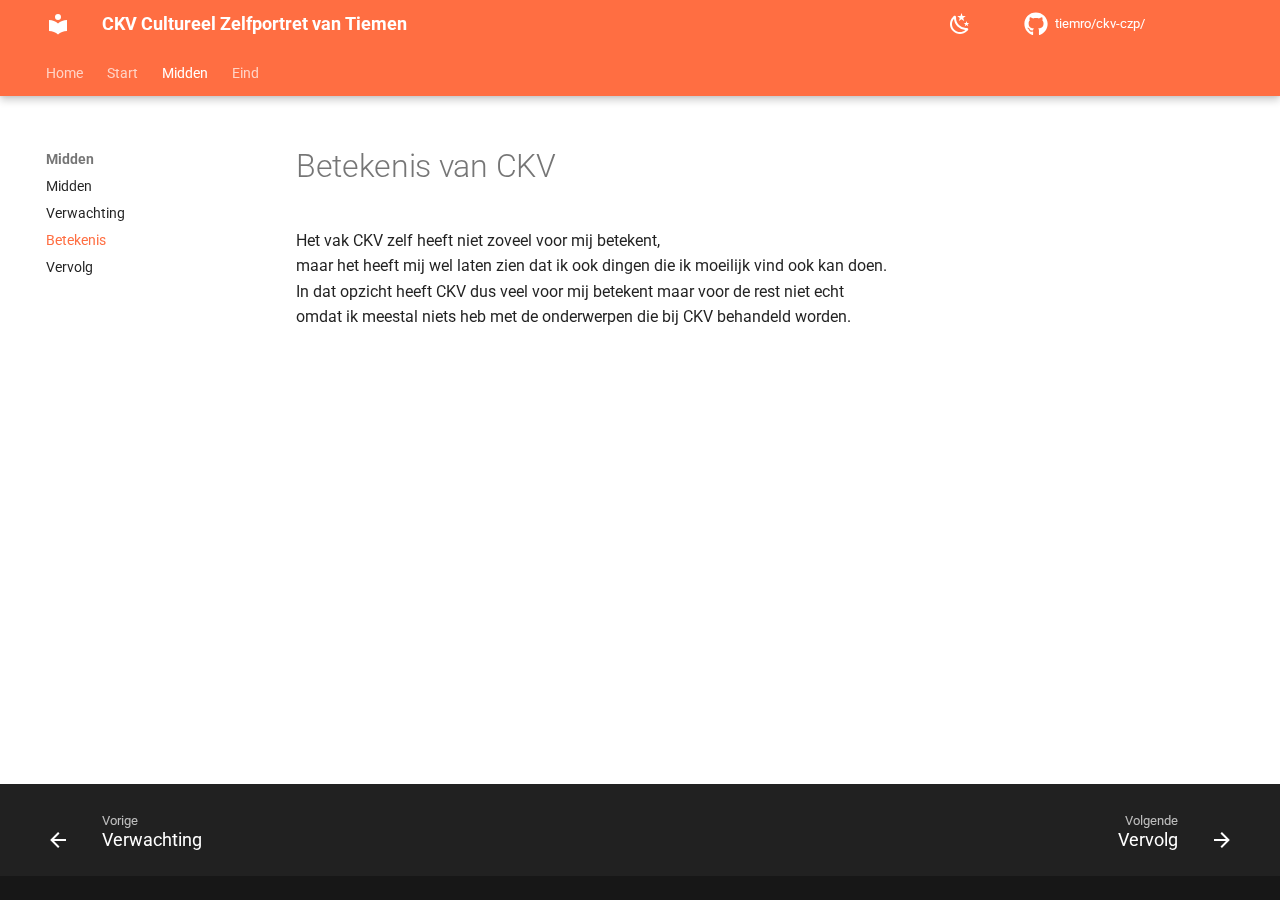
<file: midden/betekenis/betekenis/index.html>
<!doctype html>
<html lang="nl" class="no-js">
  <head>
    
      <meta charset="utf-8">
      <meta name="viewport" content="width=device-width,initial-scale=1">
      
      
      
        <link rel="canonical" href="https://tiemro.github.io/ckv-czp/midden/betekenis/betekenis/">
      
      
        <link rel="prev" href="../../verwachting/verwachting/">
      
      
        <link rel="next" href="../../vervolg/vervolg/">
      
      
      <link rel="icon" href="../../../assets/images/favicon.png">
      <meta name="generator" content="mkdocs-1.6.1, mkdocs-material-9.6.14">
    
    
      
        <title>Betekenis - CKV Cultureel Zelfportret van Tiemen</title>
      
    
    
      <link rel="stylesheet" href="../../../assets/stylesheets/main.342714a4.min.css">
      
        
        <link rel="stylesheet" href="../../../assets/stylesheets/palette.06af60db.min.css">
      
      

  
  
  
  
  <style>:root{--md-annotation-icon:url('data:image/svg+xml;charset=utf-8,%3Csvg%20xmlns%3D%22http%3A//www.w3.org/2000/svg%22%20viewBox%3D%220%200%2024%2024%22%3E%3Cpath%20d%3D%22M17%2013h-4v4h-2v-4H7v-2h4V7h2v4h4m-5-9A10%2010%200%200%200%202%2012a10%2010%200%200%200%2010%2010%2010%2010%200%200%200%2010-10A10%2010%200%200%200%2012%202%22/%3E%3C/svg%3E');}</style>


    
    
      
    
    
      
        
        
        <link rel="preconnect" href="https://fonts.gstatic.com" crossorigin>
        <link rel="stylesheet" href="https://fonts.googleapis.com/css?family=Roboto:300,300i,400,400i,700,700i%7CRoboto+Mono:400,400i,700,700i&display=fallback">
        <style>:root{--md-text-font:"Roboto";--md-code-font:"Roboto Mono"}</style>
      
    
    
    <script>__md_scope=new URL("../../..",location),__md_hash=e=>[...e].reduce(((e,_)=>(e<<5)-e+_.charCodeAt(0)),0),__md_get=(e,_=localStorage,t=__md_scope)=>JSON.parse(_.getItem(t.pathname+"."+e)),__md_set=(e,_,t=localStorage,a=__md_scope)=>{try{t.setItem(a.pathname+"."+e,JSON.stringify(_))}catch(e){}}</script>
    
      

    
    
    
  </head>
  
  
    
    
      
    
    
    
    
    <body dir="ltr" data-md-color-scheme="default" data-md-color-primary="deep-orange" data-md-color-accent="deep-orange">
  
    
    <input class="md-toggle" data-md-toggle="drawer" type="checkbox" id="__drawer" autocomplete="off">
    <input class="md-toggle" data-md-toggle="search" type="checkbox" id="__search" autocomplete="off">
    <label class="md-overlay" for="__drawer"></label>
    <div data-md-component="skip">
      
        
        <a href="#betekenis-van-ckv" class="md-skip">
          Ga naar inhoud
        </a>
      
    </div>
    <div data-md-component="announce">
      
    </div>
    
    
      

  

<header class="md-header md-header--shadow md-header--lifted" data-md-component="header">
  <nav class="md-header__inner md-grid" aria-label="Header">
    <a href="../../.." title="CKV Cultureel Zelfportret van Tiemen" class="md-header__button md-logo" aria-label="CKV Cultureel Zelfportret van Tiemen" data-md-component="logo">
      
  
  <svg xmlns="http://www.w3.org/2000/svg" viewBox="0 0 24 24"><path d="M12 8a3 3 0 0 0 3-3 3 3 0 0 0-3-3 3 3 0 0 0-3 3 3 3 0 0 0 3 3m0 3.54C9.64 9.35 6.5 8 3 8v11c3.5 0 6.64 1.35 9 3.54 2.36-2.19 5.5-3.54 9-3.54V8c-3.5 0-6.64 1.35-9 3.54"/></svg>

    </a>
    <label class="md-header__button md-icon" for="__drawer">
      
      <svg xmlns="http://www.w3.org/2000/svg" viewBox="0 0 24 24"><path d="M3 6h18v2H3zm0 5h18v2H3zm0 5h18v2H3z"/></svg>
    </label>
    <div class="md-header__title" data-md-component="header-title">
      <div class="md-header__ellipsis">
        <div class="md-header__topic">
          <span class="md-ellipsis">
            CKV Cultureel Zelfportret van Tiemen
          </span>
        </div>
        <div class="md-header__topic" data-md-component="header-topic">
          <span class="md-ellipsis">
            
              Betekenis
            
          </span>
        </div>
      </div>
    </div>
    
      
        <form class="md-header__option" data-md-component="palette">
  
    
    
    
    <input class="md-option" data-md-color-media="(prefers-color-scheme: light)" data-md-color-scheme="default" data-md-color-primary="deep-orange" data-md-color-accent="deep-orange"  aria-label="Switch to dark mode"  type="radio" name="__palette" id="__palette_0">
    
      <label class="md-header__button md-icon" title="Switch to dark mode" for="__palette_1" hidden>
        <svg xmlns="http://www.w3.org/2000/svg" viewBox="0 0 24 24"><path d="m17.75 4.09-2.53 1.94.91 3.06-2.63-1.81-2.63 1.81.91-3.06-2.53-1.94L12.44 4l1.06-3 1.06 3zm3.5 6.91-1.64 1.25.59 1.98-1.7-1.17-1.7 1.17.59-1.98L15.75 11l2.06-.05L18.5 9l.69 1.95zm-2.28 4.95c.83-.08 1.72 1.1 1.19 1.85-.32.45-.66.87-1.08 1.27C15.17 23 8.84 23 4.94 19.07c-3.91-3.9-3.91-10.24 0-14.14.4-.4.82-.76 1.27-1.08.75-.53 1.93.36 1.85 1.19-.27 2.86.69 5.83 2.89 8.02a9.96 9.96 0 0 0 8.02 2.89m-1.64 2.02a12.08 12.08 0 0 1-7.8-3.47c-2.17-2.19-3.33-5-3.49-7.82-2.81 3.14-2.7 7.96.31 10.98 3.02 3.01 7.84 3.12 10.98.31"/></svg>
      </label>
    
  
    
    
    
    <input class="md-option" data-md-color-media="(prefers-color-scheme: dark)" data-md-color-scheme="slate" data-md-color-primary="deep-orange" data-md-color-accent="deep-orange"  aria-label="Switch to light mode"  type="radio" name="__palette" id="__palette_1">
    
      <label class="md-header__button md-icon" title="Switch to light mode" for="__palette_0" hidden>
        <svg xmlns="http://www.w3.org/2000/svg" viewBox="0 0 24 24"><path d="M12 8a4 4 0 0 0-4 4 4 4 0 0 0 4 4 4 4 0 0 0 4-4 4 4 0 0 0-4-4m0 10a6 6 0 0 1-6-6 6 6 0 0 1 6-6 6 6 0 0 1 6 6 6 6 0 0 1-6 6m8-9.31V4h-4.69L12 .69 8.69 4H4v4.69L.69 12 4 15.31V20h4.69L12 23.31 15.31 20H20v-4.69L23.31 12z"/></svg>
      </label>
    
  
</form>
      
    
    
      <script>var palette=__md_get("__palette");if(palette&&palette.color){if("(prefers-color-scheme)"===palette.color.media){var media=matchMedia("(prefers-color-scheme: light)"),input=document.querySelector(media.matches?"[data-md-color-media='(prefers-color-scheme: light)']":"[data-md-color-media='(prefers-color-scheme: dark)']");palette.color.media=input.getAttribute("data-md-color-media"),palette.color.scheme=input.getAttribute("data-md-color-scheme"),palette.color.primary=input.getAttribute("data-md-color-primary"),palette.color.accent=input.getAttribute("data-md-color-accent")}for(var[key,value]of Object.entries(palette.color))document.body.setAttribute("data-md-color-"+key,value)}</script>
    
    
    
      
      
    
    
      <div class="md-header__source">
        <a href="https://github.com/tiemro/ckv-czp/" title="Ga naar repository" class="md-source" data-md-component="source">
  <div class="md-source__icon md-icon">
    
    <svg xmlns="http://www.w3.org/2000/svg" viewBox="0 0 496 512"><!--! Font Awesome Free 6.7.2 by @fontawesome - https://fontawesome.com License - https://fontawesome.com/license/free (Icons: CC BY 4.0, Fonts: SIL OFL 1.1, Code: MIT License) Copyright 2024 Fonticons, Inc.--><path d="M165.9 397.4c0 2-2.3 3.6-5.2 3.6-3.3.3-5.6-1.3-5.6-3.6 0-2 2.3-3.6 5.2-3.6 3-.3 5.6 1.3 5.6 3.6m-31.1-4.5c-.7 2 1.3 4.3 4.3 4.9 2.6 1 5.6 0 6.2-2s-1.3-4.3-4.3-5.2c-2.6-.7-5.5.3-6.2 2.3m44.2-1.7c-2.9.7-4.9 2.6-4.6 4.9.3 2 2.9 3.3 5.9 2.6 2.9-.7 4.9-2.6 4.6-4.6-.3-1.9-3-3.2-5.9-2.9M244.8 8C106.1 8 0 113.3 0 252c0 110.9 69.8 205.8 169.5 239.2 12.8 2.3 17.3-5.6 17.3-12.1 0-6.2-.3-40.4-.3-61.4 0 0-70 15-84.7-29.8 0 0-11.4-29.1-27.8-36.6 0 0-22.9-15.7 1.6-15.4 0 0 24.9 2 38.6 25.8 21.9 38.6 58.6 27.5 72.9 20.9 2.3-16 8.8-27.1 16-33.7-55.9-6.2-112.3-14.3-112.3-110.5 0-27.5 7.6-41.3 23.6-58.9-2.6-6.5-11.1-33.3 2.6-67.9 20.9-6.5 69 27 69 27 20-5.6 41.5-8.5 62.8-8.5s42.8 2.9 62.8 8.5c0 0 48.1-33.6 69-27 13.7 34.7 5.2 61.4 2.6 67.9 16 17.7 25.8 31.5 25.8 58.9 0 96.5-58.9 104.2-114.8 110.5 9.2 7.9 17 22.9 17 46.4 0 33.7-.3 75.4-.3 83.6 0 6.5 4.6 14.4 17.3 12.1C428.2 457.8 496 362.9 496 252 496 113.3 383.5 8 244.8 8M97.2 352.9c-1.3 1-1 3.3.7 5.2 1.6 1.6 3.9 2.3 5.2 1 1.3-1 1-3.3-.7-5.2-1.6-1.6-3.9-2.3-5.2-1m-10.8-8.1c-.7 1.3.3 2.9 2.3 3.9 1.6 1 3.6.7 4.3-.7.7-1.3-.3-2.9-2.3-3.9-2-.6-3.6-.3-4.3.7m32.4 35.6c-1.6 1.3-1 4.3 1.3 6.2 2.3 2.3 5.2 2.6 6.5 1 1.3-1.3.7-4.3-1.3-6.2-2.2-2.3-5.2-2.6-6.5-1m-11.4-14.7c-1.6 1-1.6 3.6 0 5.9s4.3 3.3 5.6 2.3c1.6-1.3 1.6-3.9 0-6.2-1.4-2.3-4-3.3-5.6-2"/></svg>
  </div>
  <div class="md-source__repository">
    tiemro/ckv-czp/
  </div>
</a>
      </div>
    
  </nav>
  
    
      
<nav class="md-tabs" aria-label="Tabs" data-md-component="tabs">
  <div class="md-grid">
    <ul class="md-tabs__list">
      
        
  
  
  
  
    
    
      <li class="md-tabs__item">
        <a href="../../.." class="md-tabs__link">
          
  
  
  Home

        </a>
      </li>
    
  

      
        
  
  
  
  
    
    
      <li class="md-tabs__item">
        <a href="../../../start/start/" class="md-tabs__link">
          
  
  
  Start

        </a>
      </li>
    
  

      
        
  
  
  
    
  
  
    
    
      <li class="md-tabs__item md-tabs__item--active">
        <a href="../../" class="md-tabs__link">
          
  
  
  Midden

        </a>
      </li>
    
  

      
        
  
  
  
  
    
    
      <li class="md-tabs__item">
        <a href="../../../eind/" class="md-tabs__link">
          
  
  
  Eind

        </a>
      </li>
    
  

      
    </ul>
  </div>
</nav>
    
  
</header>
    
    <div class="md-container" data-md-component="container">
      
      
        
      
      <main class="md-main" data-md-component="main">
        <div class="md-main__inner md-grid">
          
            
              
              <div class="md-sidebar md-sidebar--primary" data-md-component="sidebar" data-md-type="navigation" >
                <div class="md-sidebar__scrollwrap">
                  <div class="md-sidebar__inner">
                    


  


<nav class="md-nav md-nav--primary md-nav--lifted" aria-label="Navigatie" data-md-level="0">
  <label class="md-nav__title" for="__drawer">
    <a href="../../.." title="CKV Cultureel Zelfportret van Tiemen" class="md-nav__button md-logo" aria-label="CKV Cultureel Zelfportret van Tiemen" data-md-component="logo">
      
  
  <svg xmlns="http://www.w3.org/2000/svg" viewBox="0 0 24 24"><path d="M12 8a3 3 0 0 0 3-3 3 3 0 0 0-3-3 3 3 0 0 0-3 3 3 3 0 0 0 3 3m0 3.54C9.64 9.35 6.5 8 3 8v11c3.5 0 6.64 1.35 9 3.54 2.36-2.19 5.5-3.54 9-3.54V8c-3.5 0-6.64 1.35-9 3.54"/></svg>

    </a>
    CKV Cultureel Zelfportret van Tiemen
  </label>
  
    <div class="md-nav__source">
      <a href="https://github.com/tiemro/ckv-czp/" title="Ga naar repository" class="md-source" data-md-component="source">
  <div class="md-source__icon md-icon">
    
    <svg xmlns="http://www.w3.org/2000/svg" viewBox="0 0 496 512"><!--! Font Awesome Free 6.7.2 by @fontawesome - https://fontawesome.com License - https://fontawesome.com/license/free (Icons: CC BY 4.0, Fonts: SIL OFL 1.1, Code: MIT License) Copyright 2024 Fonticons, Inc.--><path d="M165.9 397.4c0 2-2.3 3.6-5.2 3.6-3.3.3-5.6-1.3-5.6-3.6 0-2 2.3-3.6 5.2-3.6 3-.3 5.6 1.3 5.6 3.6m-31.1-4.5c-.7 2 1.3 4.3 4.3 4.9 2.6 1 5.6 0 6.2-2s-1.3-4.3-4.3-5.2c-2.6-.7-5.5.3-6.2 2.3m44.2-1.7c-2.9.7-4.9 2.6-4.6 4.9.3 2 2.9 3.3 5.9 2.6 2.9-.7 4.9-2.6 4.6-4.6-.3-1.9-3-3.2-5.9-2.9M244.8 8C106.1 8 0 113.3 0 252c0 110.9 69.8 205.8 169.5 239.2 12.8 2.3 17.3-5.6 17.3-12.1 0-6.2-.3-40.4-.3-61.4 0 0-70 15-84.7-29.8 0 0-11.4-29.1-27.8-36.6 0 0-22.9-15.7 1.6-15.4 0 0 24.9 2 38.6 25.8 21.9 38.6 58.6 27.5 72.9 20.9 2.3-16 8.8-27.1 16-33.7-55.9-6.2-112.3-14.3-112.3-110.5 0-27.5 7.6-41.3 23.6-58.9-2.6-6.5-11.1-33.3 2.6-67.9 20.9-6.5 69 27 69 27 20-5.6 41.5-8.5 62.8-8.5s42.8 2.9 62.8 8.5c0 0 48.1-33.6 69-27 13.7 34.7 5.2 61.4 2.6 67.9 16 17.7 25.8 31.5 25.8 58.9 0 96.5-58.9 104.2-114.8 110.5 9.2 7.9 17 22.9 17 46.4 0 33.7-.3 75.4-.3 83.6 0 6.5 4.6 14.4 17.3 12.1C428.2 457.8 496 362.9 496 252 496 113.3 383.5 8 244.8 8M97.2 352.9c-1.3 1-1 3.3.7 5.2 1.6 1.6 3.9 2.3 5.2 1 1.3-1 1-3.3-.7-5.2-1.6-1.6-3.9-2.3-5.2-1m-10.8-8.1c-.7 1.3.3 2.9 2.3 3.9 1.6 1 3.6.7 4.3-.7.7-1.3-.3-2.9-2.3-3.9-2-.6-3.6-.3-4.3.7m32.4 35.6c-1.6 1.3-1 4.3 1.3 6.2 2.3 2.3 5.2 2.6 6.5 1 1.3-1.3.7-4.3-1.3-6.2-2.2-2.3-5.2-2.6-6.5-1m-11.4-14.7c-1.6 1-1.6 3.6 0 5.9s4.3 3.3 5.6 2.3c1.6-1.3 1.6-3.9 0-6.2-1.4-2.3-4-3.3-5.6-2"/></svg>
  </div>
  <div class="md-source__repository">
    tiemro/ckv-czp/
  </div>
</a>
    </div>
  
  <ul class="md-nav__list" data-md-scrollfix>
    
      
      
  
  
  
  
    
    
    
    
      
      
        
      
    
    
    <li class="md-nav__item md-nav__item--nested">
      
        
        
        <input class="md-nav__toggle md-toggle " type="checkbox" id="__nav_1" >
        
          
          <label class="md-nav__link" for="__nav_1" id="__nav_1_label" tabindex="0">
            
  
  
  <span class="md-ellipsis">
    Home
    
  </span>
  

            <span class="md-nav__icon md-icon"></span>
          </label>
        
        <nav class="md-nav" data-md-level="1" aria-labelledby="__nav_1_label" aria-expanded="false">
          <label class="md-nav__title" for="__nav_1">
            <span class="md-nav__icon md-icon"></span>
            Home
          </label>
          <ul class="md-nav__list" data-md-scrollfix>
            
              
                
  
  
  
  
    <li class="md-nav__item">
      <a href="../../.." class="md-nav__link">
        
  
  
  <span class="md-ellipsis">
    Cultureel Zelfportret
    
  </span>
  

      </a>
    </li>
  

              
            
              
                
  
  
  
  
    <li class="md-nav__item">
      <a href="../../../start/start/" class="md-nav__link">
        
  
  
  <span class="md-ellipsis">
    Start
    
  </span>
  

      </a>
    </li>
  

              
            
              
                
  
  
  
  
    <li class="md-nav__item">
      <a href="../../" class="md-nav__link">
        
  
  
  <span class="md-ellipsis">
    Midden
    
  </span>
  

      </a>
    </li>
  

              
            
              
                
  
  
  
  
    <li class="md-nav__item">
      <a href="../../../eind/" class="md-nav__link">
        
  
  
  <span class="md-ellipsis">
    Eind
    
  </span>
  

      </a>
    </li>
  

              
            
          </ul>
        </nav>
      
    </li>
  

    
      
      
  
  
  
  
    
    
    
    
      
      
        
      
    
    
    <li class="md-nav__item md-nav__item--nested">
      
        
        
        <input class="md-nav__toggle md-toggle " type="checkbox" id="__nav_2" >
        
          
          <label class="md-nav__link" for="__nav_2" id="__nav_2_label" tabindex="0">
            
  
  
  <span class="md-ellipsis">
    Start
    
  </span>
  

            <span class="md-nav__icon md-icon"></span>
          </label>
        
        <nav class="md-nav" data-md-level="1" aria-labelledby="__nav_2_label" aria-expanded="false">
          <label class="md-nav__title" for="__nav_2">
            <span class="md-nav__icon md-icon"></span>
            Start
          </label>
          <ul class="md-nav__list" data-md-scrollfix>
            
              
                
  
  
  
  
    <li class="md-nav__item">
      <a href="../../../start/start/" class="md-nav__link">
        
  
  
  <span class="md-ellipsis">
    Start
    
  </span>
  

      </a>
    </li>
  

              
            
          </ul>
        </nav>
      
    </li>
  

    
      
      
  
  
    
  
  
  
    
    
    
    
      
        
        
      
      
        
      
    
    
    <li class="md-nav__item md-nav__item--active md-nav__item--section md-nav__item--nested">
      
        
        
        <input class="md-nav__toggle md-toggle " type="checkbox" id="__nav_3" checked>
        
          
          <label class="md-nav__link" for="__nav_3" id="__nav_3_label" tabindex="">
            
  
  
  <span class="md-ellipsis">
    Midden
    
  </span>
  

            <span class="md-nav__icon md-icon"></span>
          </label>
        
        <nav class="md-nav" data-md-level="1" aria-labelledby="__nav_3_label" aria-expanded="true">
          <label class="md-nav__title" for="__nav_3">
            <span class="md-nav__icon md-icon"></span>
            Midden
          </label>
          <ul class="md-nav__list" data-md-scrollfix>
            
              
                
  
  
  
  
    <li class="md-nav__item">
      <a href="../../" class="md-nav__link">
        
  
  
  <span class="md-ellipsis">
    Midden
    
  </span>
  

      </a>
    </li>
  

              
            
              
                
  
  
  
  
    <li class="md-nav__item">
      <a href="../../verwachting/verwachting/" class="md-nav__link">
        
  
  
  <span class="md-ellipsis">
    Verwachting
    
  </span>
  

      </a>
    </li>
  

              
            
              
                
  
  
    
  
  
  
    <li class="md-nav__item md-nav__item--active">
      
      <input class="md-nav__toggle md-toggle" type="checkbox" id="__toc">
      
      
        
      
      
      <a href="./" class="md-nav__link md-nav__link--active">
        
  
  
  <span class="md-ellipsis">
    Betekenis
    
  </span>
  

      </a>
      
    </li>
  

              
            
              
                
  
  
  
  
    <li class="md-nav__item">
      <a href="../../vervolg/vervolg/" class="md-nav__link">
        
  
  
  <span class="md-ellipsis">
    Vervolg
    
  </span>
  

      </a>
    </li>
  

              
            
          </ul>
        </nav>
      
    </li>
  

    
      
      
  
  
  
  
    
    
    
    
      
      
        
      
    
    
    <li class="md-nav__item md-nav__item--nested">
      
        
        
        <input class="md-nav__toggle md-toggle " type="checkbox" id="__nav_4" >
        
          
          <label class="md-nav__link" for="__nav_4" id="__nav_4_label" tabindex="0">
            
  
  
  <span class="md-ellipsis">
    Eind
    
  </span>
  

            <span class="md-nav__icon md-icon"></span>
          </label>
        
        <nav class="md-nav" data-md-level="1" aria-labelledby="__nav_4_label" aria-expanded="false">
          <label class="md-nav__title" for="__nav_4">
            <span class="md-nav__icon md-icon"></span>
            Eind
          </label>
          <ul class="md-nav__list" data-md-scrollfix>
            
              
                
  
  
  
  
    <li class="md-nav__item">
      <a href="../../../eind/" class="md-nav__link">
        
  
  
  <span class="md-ellipsis">
    Eind
    
  </span>
  

      </a>
    </li>
  

              
            
              
                
  
  
  
  
    <li class="md-nav__item">
      <a href="../../../eind/verwachting/verwachting/" class="md-nav__link">
        
  
  
  <span class="md-ellipsis">
    Verwachting
    
  </span>
  

      </a>
    </li>
  

              
            
              
                
  
  
  
  
    <li class="md-nav__item">
      <a href="../../../eind/betekenis/betekenis/" class="md-nav__link">
        
  
  
  <span class="md-ellipsis">
    Betekenis
    
  </span>
  

      </a>
    </li>
  

              
            
              
                
  
  
  
  
    <li class="md-nav__item">
      <a href="../../../eind/vervolg/vervolg/" class="md-nav__link">
        
  
  
  <span class="md-ellipsis">
    Vervolg
    
  </span>
  

      </a>
    </li>
  

              
            
          </ul>
        </nav>
      
    </li>
  

    
  </ul>
</nav>
                  </div>
                </div>
              </div>
            
            
              
              <div class="md-sidebar md-sidebar--secondary" data-md-component="sidebar" data-md-type="toc" >
                <div class="md-sidebar__scrollwrap">
                  <div class="md-sidebar__inner">
                    

<nav class="md-nav md-nav--secondary" aria-label="Inhoudsopgave">
  
  
  
    
  
  
</nav>
                  </div>
                </div>
              </div>
            
          
          
            <div class="md-content" data-md-component="content">
              <article class="md-content__inner md-typeset">
                
                  


  
  


<h1 id="betekenis-van-ckv">Betekenis van CKV</h1>
<p>Het vak CKV zelf heeft niet zoveel voor mij betekent,<br />
maar het heeft mij wel laten zien dat ik ook dingen die ik moeilijk vind ook kan doen.<br />
In dat opzicht heeft CKV dus veel voor mij betekent maar voor de rest niet echt<br />
omdat ik meestal niets heb met de onderwerpen die bij CKV behandeld worden.</p>












                
              </article>
            </div>
          
          
<script>var target=document.getElementById(location.hash.slice(1));target&&target.name&&(target.checked=target.name.startsWith("__tabbed_"))</script>
        </div>
        
      </main>
      
        <footer class="md-footer">
  
    
      
      <nav class="md-footer__inner md-grid" aria-label="Footer" >
        
          
          <a href="../../verwachting/verwachting/" class="md-footer__link md-footer__link--prev" aria-label="Vorige: Verwachting">
            <div class="md-footer__button md-icon">
              
              <svg xmlns="http://www.w3.org/2000/svg" viewBox="0 0 24 24"><path d="M20 11v2H8l5.5 5.5-1.42 1.42L4.16 12l7.92-7.92L13.5 5.5 8 11z"/></svg>
            </div>
            <div class="md-footer__title">
              <span class="md-footer__direction">
                Vorige
              </span>
              <div class="md-ellipsis">
                Verwachting
              </div>
            </div>
          </a>
        
        
          
          <a href="../../vervolg/vervolg/" class="md-footer__link md-footer__link--next" aria-label="Volgende: Vervolg">
            <div class="md-footer__title">
              <span class="md-footer__direction">
                Volgende
              </span>
              <div class="md-ellipsis">
                Vervolg
              </div>
            </div>
            <div class="md-footer__button md-icon">
              
              <svg xmlns="http://www.w3.org/2000/svg" viewBox="0 0 24 24"><path d="M4 11v2h12l-5.5 5.5 1.42 1.42L19.84 12l-7.92-7.92L10.5 5.5 16 11z"/></svg>
            </div>
          </a>
        
      </nav>
    
  
  <div class="md-footer-meta md-typeset">
    <div class="md-footer-meta__inner md-grid">
      <div class="md-copyright">
  
  
</div>
      
    </div>
  </div>
</footer>
      
    </div>
    <div class="md-dialog" data-md-component="dialog">
      <div class="md-dialog__inner md-typeset"></div>
    </div>
    
      <div class="md-progress" data-md-component="progress" role="progressbar"></div>
    
    
    
      
      <script id="__config" type="application/json">{"base": "../../..", "features": ["navigation.instant", "navigation.instant.progress", "navigation.tabs", "navigation.tabs.sticky", "navigation.sections", "navigation.footer"], "search": "../../../assets/javascripts/workers/search.d50fe291.min.js", "tags": null, "translations": {"clipboard.copied": "Gekopieerd naar klembord", "clipboard.copy": "Kopi\u00ebren naar klembord", "search.result.more.one": "1 extra overeenkomst op deze pagina", "search.result.more.other": "# extra overeenkomsten op deze pagina", "search.result.none": "Geen overeenkomende documenten", "search.result.one": "1 overeenkomende document", "search.result.other": "# overeenkomende documenten", "search.result.placeholder": "Typ om te beginnen met zoeken", "search.result.term.missing": "Ontbreekt", "select.version": "Selecteer versie"}, "version": null}</script>
    
    
      <script src="../../../assets/javascripts/bundle.13a4f30d.min.js"></script>
      
    
  </body>
</html>
</file>
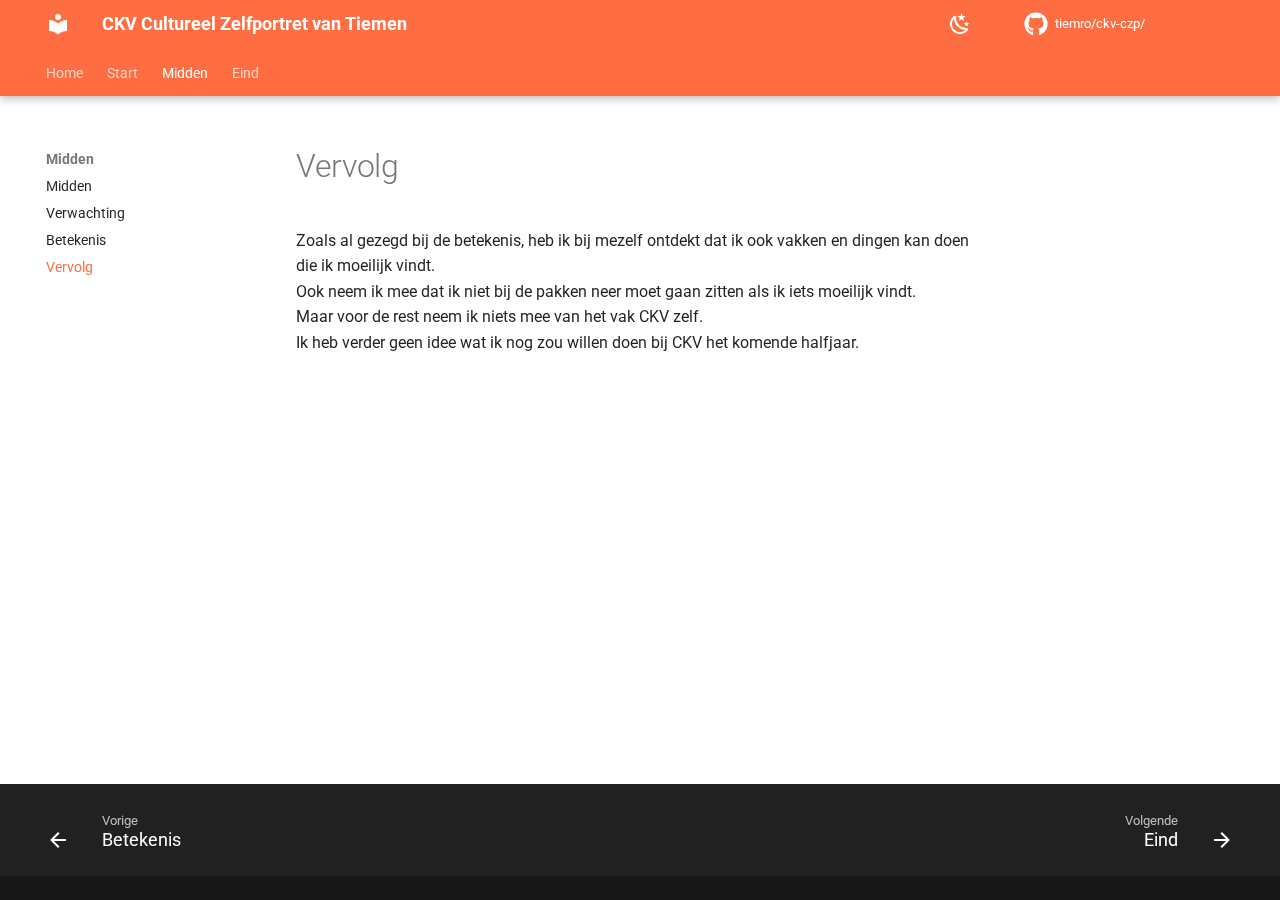
<file: midden/vervolg/vervolg/index.html>
<!doctype html>
<html lang="nl" class="no-js">
  <head>
    
      <meta charset="utf-8">
      <meta name="viewport" content="width=device-width,initial-scale=1">
      
      
      
        <link rel="canonical" href="https://tiemro.github.io/ckv-czp/midden/vervolg/vervolg/">
      
      
        <link rel="prev" href="../../betekenis/betekenis/">
      
      
        <link rel="next" href="../../../eind/">
      
      
      <link rel="icon" href="../../../assets/images/favicon.png">
      <meta name="generator" content="mkdocs-1.6.1, mkdocs-material-9.6.14">
    
    
      
        <title>Vervolg - CKV Cultureel Zelfportret van Tiemen</title>
      
    
    
      <link rel="stylesheet" href="../../../assets/stylesheets/main.342714a4.min.css">
      
        
        <link rel="stylesheet" href="../../../assets/stylesheets/palette.06af60db.min.css">
      
      

  
  
  
  
  <style>:root{--md-annotation-icon:url('data:image/svg+xml;charset=utf-8,%3Csvg%20xmlns%3D%22http%3A//www.w3.org/2000/svg%22%20viewBox%3D%220%200%2024%2024%22%3E%3Cpath%20d%3D%22M17%2013h-4v4h-2v-4H7v-2h4V7h2v4h4m-5-9A10%2010%200%200%200%202%2012a10%2010%200%200%200%2010%2010%2010%2010%200%200%200%2010-10A10%2010%200%200%200%2012%202%22/%3E%3C/svg%3E');}</style>


    
    
      
    
    
      
        
        
        <link rel="preconnect" href="https://fonts.gstatic.com" crossorigin>
        <link rel="stylesheet" href="https://fonts.googleapis.com/css?family=Roboto:300,300i,400,400i,700,700i%7CRoboto+Mono:400,400i,700,700i&display=fallback">
        <style>:root{--md-text-font:"Roboto";--md-code-font:"Roboto Mono"}</style>
      
    
    
    <script>__md_scope=new URL("../../..",location),__md_hash=e=>[...e].reduce(((e,_)=>(e<<5)-e+_.charCodeAt(0)),0),__md_get=(e,_=localStorage,t=__md_scope)=>JSON.parse(_.getItem(t.pathname+"."+e)),__md_set=(e,_,t=localStorage,a=__md_scope)=>{try{t.setItem(a.pathname+"."+e,JSON.stringify(_))}catch(e){}}</script>
    
      

    
    
    
  </head>
  
  
    
    
      
    
    
    
    
    <body dir="ltr" data-md-color-scheme="default" data-md-color-primary="deep-orange" data-md-color-accent="deep-orange">
  
    
    <input class="md-toggle" data-md-toggle="drawer" type="checkbox" id="__drawer" autocomplete="off">
    <input class="md-toggle" data-md-toggle="search" type="checkbox" id="__search" autocomplete="off">
    <label class="md-overlay" for="__drawer"></label>
    <div data-md-component="skip">
      
        
        <a href="#vervolg" class="md-skip">
          Ga naar inhoud
        </a>
      
    </div>
    <div data-md-component="announce">
      
    </div>
    
    
      

  

<header class="md-header md-header--shadow md-header--lifted" data-md-component="header">
  <nav class="md-header__inner md-grid" aria-label="Header">
    <a href="../../.." title="CKV Cultureel Zelfportret van Tiemen" class="md-header__button md-logo" aria-label="CKV Cultureel Zelfportret van Tiemen" data-md-component="logo">
      
  
  <svg xmlns="http://www.w3.org/2000/svg" viewBox="0 0 24 24"><path d="M12 8a3 3 0 0 0 3-3 3 3 0 0 0-3-3 3 3 0 0 0-3 3 3 3 0 0 0 3 3m0 3.54C9.64 9.35 6.5 8 3 8v11c3.5 0 6.64 1.35 9 3.54 2.36-2.19 5.5-3.54 9-3.54V8c-3.5 0-6.64 1.35-9 3.54"/></svg>

    </a>
    <label class="md-header__button md-icon" for="__drawer">
      
      <svg xmlns="http://www.w3.org/2000/svg" viewBox="0 0 24 24"><path d="M3 6h18v2H3zm0 5h18v2H3zm0 5h18v2H3z"/></svg>
    </label>
    <div class="md-header__title" data-md-component="header-title">
      <div class="md-header__ellipsis">
        <div class="md-header__topic">
          <span class="md-ellipsis">
            CKV Cultureel Zelfportret van Tiemen
          </span>
        </div>
        <div class="md-header__topic" data-md-component="header-topic">
          <span class="md-ellipsis">
            
              Vervolg
            
          </span>
        </div>
      </div>
    </div>
    
      
        <form class="md-header__option" data-md-component="palette">
  
    
    
    
    <input class="md-option" data-md-color-media="(prefers-color-scheme: light)" data-md-color-scheme="default" data-md-color-primary="deep-orange" data-md-color-accent="deep-orange"  aria-label="Switch to dark mode"  type="radio" name="__palette" id="__palette_0">
    
      <label class="md-header__button md-icon" title="Switch to dark mode" for="__palette_1" hidden>
        <svg xmlns="http://www.w3.org/2000/svg" viewBox="0 0 24 24"><path d="m17.75 4.09-2.53 1.94.91 3.06-2.63-1.81-2.63 1.81.91-3.06-2.53-1.94L12.44 4l1.06-3 1.06 3zm3.5 6.91-1.64 1.25.59 1.98-1.7-1.17-1.7 1.17.59-1.98L15.75 11l2.06-.05L18.5 9l.69 1.95zm-2.28 4.95c.83-.08 1.72 1.1 1.19 1.85-.32.45-.66.87-1.08 1.27C15.17 23 8.84 23 4.94 19.07c-3.91-3.9-3.91-10.24 0-14.14.4-.4.82-.76 1.27-1.08.75-.53 1.93.36 1.85 1.19-.27 2.86.69 5.83 2.89 8.02a9.96 9.96 0 0 0 8.02 2.89m-1.64 2.02a12.08 12.08 0 0 1-7.8-3.47c-2.17-2.19-3.33-5-3.49-7.82-2.81 3.14-2.7 7.96.31 10.98 3.02 3.01 7.84 3.12 10.98.31"/></svg>
      </label>
    
  
    
    
    
    <input class="md-option" data-md-color-media="(prefers-color-scheme: dark)" data-md-color-scheme="slate" data-md-color-primary="deep-orange" data-md-color-accent="deep-orange"  aria-label="Switch to light mode"  type="radio" name="__palette" id="__palette_1">
    
      <label class="md-header__button md-icon" title="Switch to light mode" for="__palette_0" hidden>
        <svg xmlns="http://www.w3.org/2000/svg" viewBox="0 0 24 24"><path d="M12 8a4 4 0 0 0-4 4 4 4 0 0 0 4 4 4 4 0 0 0 4-4 4 4 0 0 0-4-4m0 10a6 6 0 0 1-6-6 6 6 0 0 1 6-6 6 6 0 0 1 6 6 6 6 0 0 1-6 6m8-9.31V4h-4.69L12 .69 8.69 4H4v4.69L.69 12 4 15.31V20h4.69L12 23.31 15.31 20H20v-4.69L23.31 12z"/></svg>
      </label>
    
  
</form>
      
    
    
      <script>var palette=__md_get("__palette");if(palette&&palette.color){if("(prefers-color-scheme)"===palette.color.media){var media=matchMedia("(prefers-color-scheme: light)"),input=document.querySelector(media.matches?"[data-md-color-media='(prefers-color-scheme: light)']":"[data-md-color-media='(prefers-color-scheme: dark)']");palette.color.media=input.getAttribute("data-md-color-media"),palette.color.scheme=input.getAttribute("data-md-color-scheme"),palette.color.primary=input.getAttribute("data-md-color-primary"),palette.color.accent=input.getAttribute("data-md-color-accent")}for(var[key,value]of Object.entries(palette.color))document.body.setAttribute("data-md-color-"+key,value)}</script>
    
    
    
      
      
    
    
      <div class="md-header__source">
        <a href="https://github.com/tiemro/ckv-czp/" title="Ga naar repository" class="md-source" data-md-component="source">
  <div class="md-source__icon md-icon">
    
    <svg xmlns="http://www.w3.org/2000/svg" viewBox="0 0 496 512"><!--! Font Awesome Free 6.7.2 by @fontawesome - https://fontawesome.com License - https://fontawesome.com/license/free (Icons: CC BY 4.0, Fonts: SIL OFL 1.1, Code: MIT License) Copyright 2024 Fonticons, Inc.--><path d="M165.9 397.4c0 2-2.3 3.6-5.2 3.6-3.3.3-5.6-1.3-5.6-3.6 0-2 2.3-3.6 5.2-3.6 3-.3 5.6 1.3 5.6 3.6m-31.1-4.5c-.7 2 1.3 4.3 4.3 4.9 2.6 1 5.6 0 6.2-2s-1.3-4.3-4.3-5.2c-2.6-.7-5.5.3-6.2 2.3m44.2-1.7c-2.9.7-4.9 2.6-4.6 4.9.3 2 2.9 3.3 5.9 2.6 2.9-.7 4.9-2.6 4.6-4.6-.3-1.9-3-3.2-5.9-2.9M244.8 8C106.1 8 0 113.3 0 252c0 110.9 69.8 205.8 169.5 239.2 12.8 2.3 17.3-5.6 17.3-12.1 0-6.2-.3-40.4-.3-61.4 0 0-70 15-84.7-29.8 0 0-11.4-29.1-27.8-36.6 0 0-22.9-15.7 1.6-15.4 0 0 24.9 2 38.6 25.8 21.9 38.6 58.6 27.5 72.9 20.9 2.3-16 8.8-27.1 16-33.7-55.9-6.2-112.3-14.3-112.3-110.5 0-27.5 7.6-41.3 23.6-58.9-2.6-6.5-11.1-33.3 2.6-67.9 20.9-6.5 69 27 69 27 20-5.6 41.5-8.5 62.8-8.5s42.8 2.9 62.8 8.5c0 0 48.1-33.6 69-27 13.7 34.7 5.2 61.4 2.6 67.9 16 17.7 25.8 31.5 25.8 58.9 0 96.5-58.9 104.2-114.8 110.5 9.2 7.9 17 22.9 17 46.4 0 33.7-.3 75.4-.3 83.6 0 6.5 4.6 14.4 17.3 12.1C428.2 457.8 496 362.9 496 252 496 113.3 383.5 8 244.8 8M97.2 352.9c-1.3 1-1 3.3.7 5.2 1.6 1.6 3.9 2.3 5.2 1 1.3-1 1-3.3-.7-5.2-1.6-1.6-3.9-2.3-5.2-1m-10.8-8.1c-.7 1.3.3 2.9 2.3 3.9 1.6 1 3.6.7 4.3-.7.7-1.3-.3-2.9-2.3-3.9-2-.6-3.6-.3-4.3.7m32.4 35.6c-1.6 1.3-1 4.3 1.3 6.2 2.3 2.3 5.2 2.6 6.5 1 1.3-1.3.7-4.3-1.3-6.2-2.2-2.3-5.2-2.6-6.5-1m-11.4-14.7c-1.6 1-1.6 3.6 0 5.9s4.3 3.3 5.6 2.3c1.6-1.3 1.6-3.9 0-6.2-1.4-2.3-4-3.3-5.6-2"/></svg>
  </div>
  <div class="md-source__repository">
    tiemro/ckv-czp/
  </div>
</a>
      </div>
    
  </nav>
  
    
      
<nav class="md-tabs" aria-label="Tabs" data-md-component="tabs">
  <div class="md-grid">
    <ul class="md-tabs__list">
      
        
  
  
  
  
    
    
      <li class="md-tabs__item">
        <a href="../../.." class="md-tabs__link">
          
  
  
  Home

        </a>
      </li>
    
  

      
        
  
  
  
  
    
    
      <li class="md-tabs__item">
        <a href="../../../start/start/" class="md-tabs__link">
          
  
  
  Start

        </a>
      </li>
    
  

      
        
  
  
  
    
  
  
    
    
      <li class="md-tabs__item md-tabs__item--active">
        <a href="../../" class="md-tabs__link">
          
  
  
  Midden

        </a>
      </li>
    
  

      
        
  
  
  
  
    
    
      <li class="md-tabs__item">
        <a href="../../../eind/" class="md-tabs__link">
          
  
  
  Eind

        </a>
      </li>
    
  

      
    </ul>
  </div>
</nav>
    
  
</header>
    
    <div class="md-container" data-md-component="container">
      
      
        
      
      <main class="md-main" data-md-component="main">
        <div class="md-main__inner md-grid">
          
            
              
              <div class="md-sidebar md-sidebar--primary" data-md-component="sidebar" data-md-type="navigation" >
                <div class="md-sidebar__scrollwrap">
                  <div class="md-sidebar__inner">
                    


  


<nav class="md-nav md-nav--primary md-nav--lifted" aria-label="Navigatie" data-md-level="0">
  <label class="md-nav__title" for="__drawer">
    <a href="../../.." title="CKV Cultureel Zelfportret van Tiemen" class="md-nav__button md-logo" aria-label="CKV Cultureel Zelfportret van Tiemen" data-md-component="logo">
      
  
  <svg xmlns="http://www.w3.org/2000/svg" viewBox="0 0 24 24"><path d="M12 8a3 3 0 0 0 3-3 3 3 0 0 0-3-3 3 3 0 0 0-3 3 3 3 0 0 0 3 3m0 3.54C9.64 9.35 6.5 8 3 8v11c3.5 0 6.64 1.35 9 3.54 2.36-2.19 5.5-3.54 9-3.54V8c-3.5 0-6.64 1.35-9 3.54"/></svg>

    </a>
    CKV Cultureel Zelfportret van Tiemen
  </label>
  
    <div class="md-nav__source">
      <a href="https://github.com/tiemro/ckv-czp/" title="Ga naar repository" class="md-source" data-md-component="source">
  <div class="md-source__icon md-icon">
    
    <svg xmlns="http://www.w3.org/2000/svg" viewBox="0 0 496 512"><!--! Font Awesome Free 6.7.2 by @fontawesome - https://fontawesome.com License - https://fontawesome.com/license/free (Icons: CC BY 4.0, Fonts: SIL OFL 1.1, Code: MIT License) Copyright 2024 Fonticons, Inc.--><path d="M165.9 397.4c0 2-2.3 3.6-5.2 3.6-3.3.3-5.6-1.3-5.6-3.6 0-2 2.3-3.6 5.2-3.6 3-.3 5.6 1.3 5.6 3.6m-31.1-4.5c-.7 2 1.3 4.3 4.3 4.9 2.6 1 5.6 0 6.2-2s-1.3-4.3-4.3-5.2c-2.6-.7-5.5.3-6.2 2.3m44.2-1.7c-2.9.7-4.9 2.6-4.6 4.9.3 2 2.9 3.3 5.9 2.6 2.9-.7 4.9-2.6 4.6-4.6-.3-1.9-3-3.2-5.9-2.9M244.8 8C106.1 8 0 113.3 0 252c0 110.9 69.8 205.8 169.5 239.2 12.8 2.3 17.3-5.6 17.3-12.1 0-6.2-.3-40.4-.3-61.4 0 0-70 15-84.7-29.8 0 0-11.4-29.1-27.8-36.6 0 0-22.9-15.7 1.6-15.4 0 0 24.9 2 38.6 25.8 21.9 38.6 58.6 27.5 72.9 20.9 2.3-16 8.8-27.1 16-33.7-55.9-6.2-112.3-14.3-112.3-110.5 0-27.5 7.6-41.3 23.6-58.9-2.6-6.5-11.1-33.3 2.6-67.9 20.9-6.5 69 27 69 27 20-5.6 41.5-8.5 62.8-8.5s42.8 2.9 62.8 8.5c0 0 48.1-33.6 69-27 13.7 34.7 5.2 61.4 2.6 67.9 16 17.7 25.8 31.5 25.8 58.9 0 96.5-58.9 104.2-114.8 110.5 9.2 7.9 17 22.9 17 46.4 0 33.7-.3 75.4-.3 83.6 0 6.5 4.6 14.4 17.3 12.1C428.2 457.8 496 362.9 496 252 496 113.3 383.5 8 244.8 8M97.2 352.9c-1.3 1-1 3.3.7 5.2 1.6 1.6 3.9 2.3 5.2 1 1.3-1 1-3.3-.7-5.2-1.6-1.6-3.9-2.3-5.2-1m-10.8-8.1c-.7 1.3.3 2.9 2.3 3.9 1.6 1 3.6.7 4.3-.7.7-1.3-.3-2.9-2.3-3.9-2-.6-3.6-.3-4.3.7m32.4 35.6c-1.6 1.3-1 4.3 1.3 6.2 2.3 2.3 5.2 2.6 6.5 1 1.3-1.3.7-4.3-1.3-6.2-2.2-2.3-5.2-2.6-6.5-1m-11.4-14.7c-1.6 1-1.6 3.6 0 5.9s4.3 3.3 5.6 2.3c1.6-1.3 1.6-3.9 0-6.2-1.4-2.3-4-3.3-5.6-2"/></svg>
  </div>
  <div class="md-source__repository">
    tiemro/ckv-czp/
  </div>
</a>
    </div>
  
  <ul class="md-nav__list" data-md-scrollfix>
    
      
      
  
  
  
  
    
    
    
    
      
      
        
      
    
    
    <li class="md-nav__item md-nav__item--nested">
      
        
        
        <input class="md-nav__toggle md-toggle " type="checkbox" id="__nav_1" >
        
          
          <label class="md-nav__link" for="__nav_1" id="__nav_1_label" tabindex="0">
            
  
  
  <span class="md-ellipsis">
    Home
    
  </span>
  

            <span class="md-nav__icon md-icon"></span>
          </label>
        
        <nav class="md-nav" data-md-level="1" aria-labelledby="__nav_1_label" aria-expanded="false">
          <label class="md-nav__title" for="__nav_1">
            <span class="md-nav__icon md-icon"></span>
            Home
          </label>
          <ul class="md-nav__list" data-md-scrollfix>
            
              
                
  
  
  
  
    <li class="md-nav__item">
      <a href="../../.." class="md-nav__link">
        
  
  
  <span class="md-ellipsis">
    Cultureel Zelfportret
    
  </span>
  

      </a>
    </li>
  

              
            
              
                
  
  
  
  
    <li class="md-nav__item">
      <a href="../../../start/start/" class="md-nav__link">
        
  
  
  <span class="md-ellipsis">
    Start
    
  </span>
  

      </a>
    </li>
  

              
            
              
                
  
  
  
  
    <li class="md-nav__item">
      <a href="../../" class="md-nav__link">
        
  
  
  <span class="md-ellipsis">
    Midden
    
  </span>
  

      </a>
    </li>
  

              
            
              
                
  
  
  
  
    <li class="md-nav__item">
      <a href="../../../eind/" class="md-nav__link">
        
  
  
  <span class="md-ellipsis">
    Eind
    
  </span>
  

      </a>
    </li>
  

              
            
          </ul>
        </nav>
      
    </li>
  

    
      
      
  
  
  
  
    
    
    
    
      
      
        
      
    
    
    <li class="md-nav__item md-nav__item--nested">
      
        
        
        <input class="md-nav__toggle md-toggle " type="checkbox" id="__nav_2" >
        
          
          <label class="md-nav__link" for="__nav_2" id="__nav_2_label" tabindex="0">
            
  
  
  <span class="md-ellipsis">
    Start
    
  </span>
  

            <span class="md-nav__icon md-icon"></span>
          </label>
        
        <nav class="md-nav" data-md-level="1" aria-labelledby="__nav_2_label" aria-expanded="false">
          <label class="md-nav__title" for="__nav_2">
            <span class="md-nav__icon md-icon"></span>
            Start
          </label>
          <ul class="md-nav__list" data-md-scrollfix>
            
              
                
  
  
  
  
    <li class="md-nav__item">
      <a href="../../../start/start/" class="md-nav__link">
        
  
  
  <span class="md-ellipsis">
    Start
    
  </span>
  

      </a>
    </li>
  

              
            
          </ul>
        </nav>
      
    </li>
  

    
      
      
  
  
    
  
  
  
    
    
    
    
      
        
        
      
      
        
      
    
    
    <li class="md-nav__item md-nav__item--active md-nav__item--section md-nav__item--nested">
      
        
        
        <input class="md-nav__toggle md-toggle " type="checkbox" id="__nav_3" checked>
        
          
          <label class="md-nav__link" for="__nav_3" id="__nav_3_label" tabindex="">
            
  
  
  <span class="md-ellipsis">
    Midden
    
  </span>
  

            <span class="md-nav__icon md-icon"></span>
          </label>
        
        <nav class="md-nav" data-md-level="1" aria-labelledby="__nav_3_label" aria-expanded="true">
          <label class="md-nav__title" for="__nav_3">
            <span class="md-nav__icon md-icon"></span>
            Midden
          </label>
          <ul class="md-nav__list" data-md-scrollfix>
            
              
                
  
  
  
  
    <li class="md-nav__item">
      <a href="../../" class="md-nav__link">
        
  
  
  <span class="md-ellipsis">
    Midden
    
  </span>
  

      </a>
    </li>
  

              
            
              
                
  
  
  
  
    <li class="md-nav__item">
      <a href="../../verwachting/verwachting/" class="md-nav__link">
        
  
  
  <span class="md-ellipsis">
    Verwachting
    
  </span>
  

      </a>
    </li>
  

              
            
              
                
  
  
  
  
    <li class="md-nav__item">
      <a href="../../betekenis/betekenis/" class="md-nav__link">
        
  
  
  <span class="md-ellipsis">
    Betekenis
    
  </span>
  

      </a>
    </li>
  

              
            
              
                
  
  
    
  
  
  
    <li class="md-nav__item md-nav__item--active">
      
      <input class="md-nav__toggle md-toggle" type="checkbox" id="__toc">
      
      
        
      
      
      <a href="./" class="md-nav__link md-nav__link--active">
        
  
  
  <span class="md-ellipsis">
    Vervolg
    
  </span>
  

      </a>
      
    </li>
  

              
            
          </ul>
        </nav>
      
    </li>
  

    
      
      
  
  
  
  
    
    
    
    
      
      
        
      
    
    
    <li class="md-nav__item md-nav__item--nested">
      
        
        
        <input class="md-nav__toggle md-toggle " type="checkbox" id="__nav_4" >
        
          
          <label class="md-nav__link" for="__nav_4" id="__nav_4_label" tabindex="0">
            
  
  
  <span class="md-ellipsis">
    Eind
    
  </span>
  

            <span class="md-nav__icon md-icon"></span>
          </label>
        
        <nav class="md-nav" data-md-level="1" aria-labelledby="__nav_4_label" aria-expanded="false">
          <label class="md-nav__title" for="__nav_4">
            <span class="md-nav__icon md-icon"></span>
            Eind
          </label>
          <ul class="md-nav__list" data-md-scrollfix>
            
              
                
  
  
  
  
    <li class="md-nav__item">
      <a href="../../../eind/" class="md-nav__link">
        
  
  
  <span class="md-ellipsis">
    Eind
    
  </span>
  

      </a>
    </li>
  

              
            
              
                
  
  
  
  
    <li class="md-nav__item">
      <a href="../../../eind/verwachting/verwachting/" class="md-nav__link">
        
  
  
  <span class="md-ellipsis">
    Verwachting
    
  </span>
  

      </a>
    </li>
  

              
            
              
                
  
  
  
  
    <li class="md-nav__item">
      <a href="../../../eind/betekenis/betekenis/" class="md-nav__link">
        
  
  
  <span class="md-ellipsis">
    Betekenis
    
  </span>
  

      </a>
    </li>
  

              
            
              
                
  
  
  
  
    <li class="md-nav__item">
      <a href="../../../eind/vervolg/vervolg/" class="md-nav__link">
        
  
  
  <span class="md-ellipsis">
    Vervolg
    
  </span>
  

      </a>
    </li>
  

              
            
          </ul>
        </nav>
      
    </li>
  

    
  </ul>
</nav>
                  </div>
                </div>
              </div>
            
            
              
              <div class="md-sidebar md-sidebar--secondary" data-md-component="sidebar" data-md-type="toc" >
                <div class="md-sidebar__scrollwrap">
                  <div class="md-sidebar__inner">
                    

<nav class="md-nav md-nav--secondary" aria-label="Inhoudsopgave">
  
  
  
    
  
  
</nav>
                  </div>
                </div>
              </div>
            
          
          
            <div class="md-content" data-md-component="content">
              <article class="md-content__inner md-typeset">
                
                  


  
  


<h1 id="vervolg">Vervolg</h1>
<p>Zoals al gezegd bij de betekenis, heb ik bij mezelf ontdekt dat ik ook vakken en dingen kan doen die ik moeilijk vindt.<br />
Ook neem ik mee dat ik niet bij de pakken neer moet gaan zitten als ik iets moeilijk vindt.<br />
Maar voor de rest neem ik niets mee van het vak CKV zelf.<br />
Ik heb verder geen idee wat ik nog zou willen doen bij CKV het komende halfjaar.</p>












                
              </article>
            </div>
          
          
<script>var target=document.getElementById(location.hash.slice(1));target&&target.name&&(target.checked=target.name.startsWith("__tabbed_"))</script>
        </div>
        
      </main>
      
        <footer class="md-footer">
  
    
      
      <nav class="md-footer__inner md-grid" aria-label="Footer" >
        
          
          <a href="../../betekenis/betekenis/" class="md-footer__link md-footer__link--prev" aria-label="Vorige: Betekenis">
            <div class="md-footer__button md-icon">
              
              <svg xmlns="http://www.w3.org/2000/svg" viewBox="0 0 24 24"><path d="M20 11v2H8l5.5 5.5-1.42 1.42L4.16 12l7.92-7.92L13.5 5.5 8 11z"/></svg>
            </div>
            <div class="md-footer__title">
              <span class="md-footer__direction">
                Vorige
              </span>
              <div class="md-ellipsis">
                Betekenis
              </div>
            </div>
          </a>
        
        
          
          <a href="../../../eind/" class="md-footer__link md-footer__link--next" aria-label="Volgende: Eind">
            <div class="md-footer__title">
              <span class="md-footer__direction">
                Volgende
              </span>
              <div class="md-ellipsis">
                Eind
              </div>
            </div>
            <div class="md-footer__button md-icon">
              
              <svg xmlns="http://www.w3.org/2000/svg" viewBox="0 0 24 24"><path d="M4 11v2h12l-5.5 5.5 1.42 1.42L19.84 12l-7.92-7.92L10.5 5.5 16 11z"/></svg>
            </div>
          </a>
        
      </nav>
    
  
  <div class="md-footer-meta md-typeset">
    <div class="md-footer-meta__inner md-grid">
      <div class="md-copyright">
  
  
</div>
      
    </div>
  </div>
</footer>
      
    </div>
    <div class="md-dialog" data-md-component="dialog">
      <div class="md-dialog__inner md-typeset"></div>
    </div>
    
      <div class="md-progress" data-md-component="progress" role="progressbar"></div>
    
    
    
      
      <script id="__config" type="application/json">{"base": "../../..", "features": ["navigation.instant", "navigation.instant.progress", "navigation.tabs", "navigation.tabs.sticky", "navigation.sections", "navigation.footer"], "search": "../../../assets/javascripts/workers/search.d50fe291.min.js", "tags": null, "translations": {"clipboard.copied": "Gekopieerd naar klembord", "clipboard.copy": "Kopi\u00ebren naar klembord", "search.result.more.one": "1 extra overeenkomst op deze pagina", "search.result.more.other": "# extra overeenkomsten op deze pagina", "search.result.none": "Geen overeenkomende documenten", "search.result.one": "1 overeenkomende document", "search.result.other": "# overeenkomende documenten", "search.result.placeholder": "Typ om te beginnen met zoeken", "search.result.term.missing": "Ontbreekt", "select.version": "Selecteer versie"}, "version": null}</script>
    
    
      <script src="../../../assets/javascripts/bundle.13a4f30d.min.js"></script>
      
    
  </body>
</html>
</file>
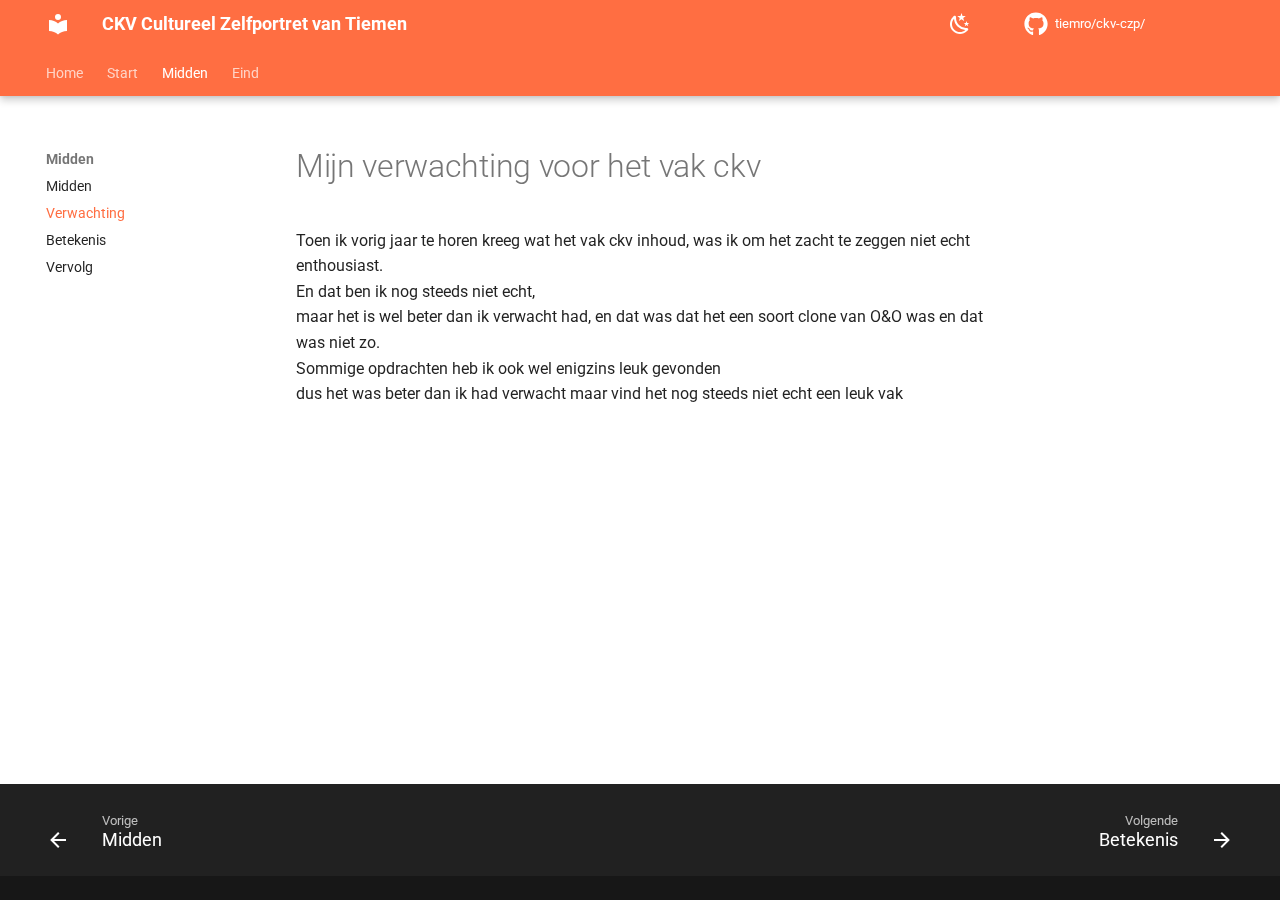
<file: midden/verwachting/verwachting/index.html>
<!doctype html>
<html lang="nl" class="no-js">
  <head>
    
      <meta charset="utf-8">
      <meta name="viewport" content="width=device-width,initial-scale=1">
      
      
      
        <link rel="canonical" href="https://tiemro.github.io/ckv-czp/midden/verwachting/verwachting/">
      
      
        <link rel="prev" href="../../">
      
      
        <link rel="next" href="../../betekenis/betekenis/">
      
      
      <link rel="icon" href="../../../assets/images/favicon.png">
      <meta name="generator" content="mkdocs-1.6.1, mkdocs-material-9.6.14">
    
    
      
        <title>Verwachting - CKV Cultureel Zelfportret van Tiemen</title>
      
    
    
      <link rel="stylesheet" href="../../../assets/stylesheets/main.342714a4.min.css">
      
        
        <link rel="stylesheet" href="../../../assets/stylesheets/palette.06af60db.min.css">
      
      

  
  
  
  
  <style>:root{--md-annotation-icon:url('data:image/svg+xml;charset=utf-8,%3Csvg%20xmlns%3D%22http%3A//www.w3.org/2000/svg%22%20viewBox%3D%220%200%2024%2024%22%3E%3Cpath%20d%3D%22M17%2013h-4v4h-2v-4H7v-2h4V7h2v4h4m-5-9A10%2010%200%200%200%202%2012a10%2010%200%200%200%2010%2010%2010%2010%200%200%200%2010-10A10%2010%200%200%200%2012%202%22/%3E%3C/svg%3E');}</style>


    
    
      
    
    
      
        
        
        <link rel="preconnect" href="https://fonts.gstatic.com" crossorigin>
        <link rel="stylesheet" href="https://fonts.googleapis.com/css?family=Roboto:300,300i,400,400i,700,700i%7CRoboto+Mono:400,400i,700,700i&display=fallback">
        <style>:root{--md-text-font:"Roboto";--md-code-font:"Roboto Mono"}</style>
      
    
    
    <script>__md_scope=new URL("../../..",location),__md_hash=e=>[...e].reduce(((e,_)=>(e<<5)-e+_.charCodeAt(0)),0),__md_get=(e,_=localStorage,t=__md_scope)=>JSON.parse(_.getItem(t.pathname+"."+e)),__md_set=(e,_,t=localStorage,a=__md_scope)=>{try{t.setItem(a.pathname+"."+e,JSON.stringify(_))}catch(e){}}</script>
    
      

    
    
    
  </head>
  
  
    
    
      
    
    
    
    
    <body dir="ltr" data-md-color-scheme="default" data-md-color-primary="deep-orange" data-md-color-accent="deep-orange">
  
    
    <input class="md-toggle" data-md-toggle="drawer" type="checkbox" id="__drawer" autocomplete="off">
    <input class="md-toggle" data-md-toggle="search" type="checkbox" id="__search" autocomplete="off">
    <label class="md-overlay" for="__drawer"></label>
    <div data-md-component="skip">
      
        
        <a href="#mijn-verwachting-voor-het-vak-ckv" class="md-skip">
          Ga naar inhoud
        </a>
      
    </div>
    <div data-md-component="announce">
      
    </div>
    
    
      

  

<header class="md-header md-header--shadow md-header--lifted" data-md-component="header">
  <nav class="md-header__inner md-grid" aria-label="Header">
    <a href="../../.." title="CKV Cultureel Zelfportret van Tiemen" class="md-header__button md-logo" aria-label="CKV Cultureel Zelfportret van Tiemen" data-md-component="logo">
      
  
  <svg xmlns="http://www.w3.org/2000/svg" viewBox="0 0 24 24"><path d="M12 8a3 3 0 0 0 3-3 3 3 0 0 0-3-3 3 3 0 0 0-3 3 3 3 0 0 0 3 3m0 3.54C9.64 9.35 6.5 8 3 8v11c3.5 0 6.64 1.35 9 3.54 2.36-2.19 5.5-3.54 9-3.54V8c-3.5 0-6.64 1.35-9 3.54"/></svg>

    </a>
    <label class="md-header__button md-icon" for="__drawer">
      
      <svg xmlns="http://www.w3.org/2000/svg" viewBox="0 0 24 24"><path d="M3 6h18v2H3zm0 5h18v2H3zm0 5h18v2H3z"/></svg>
    </label>
    <div class="md-header__title" data-md-component="header-title">
      <div class="md-header__ellipsis">
        <div class="md-header__topic">
          <span class="md-ellipsis">
            CKV Cultureel Zelfportret van Tiemen
          </span>
        </div>
        <div class="md-header__topic" data-md-component="header-topic">
          <span class="md-ellipsis">
            
              Verwachting
            
          </span>
        </div>
      </div>
    </div>
    
      
        <form class="md-header__option" data-md-component="palette">
  
    
    
    
    <input class="md-option" data-md-color-media="(prefers-color-scheme: light)" data-md-color-scheme="default" data-md-color-primary="deep-orange" data-md-color-accent="deep-orange"  aria-label="Switch to dark mode"  type="radio" name="__palette" id="__palette_0">
    
      <label class="md-header__button md-icon" title="Switch to dark mode" for="__palette_1" hidden>
        <svg xmlns="http://www.w3.org/2000/svg" viewBox="0 0 24 24"><path d="m17.75 4.09-2.53 1.94.91 3.06-2.63-1.81-2.63 1.81.91-3.06-2.53-1.94L12.44 4l1.06-3 1.06 3zm3.5 6.91-1.64 1.25.59 1.98-1.7-1.17-1.7 1.17.59-1.98L15.75 11l2.06-.05L18.5 9l.69 1.95zm-2.28 4.95c.83-.08 1.72 1.1 1.19 1.85-.32.45-.66.87-1.08 1.27C15.17 23 8.84 23 4.94 19.07c-3.91-3.9-3.91-10.24 0-14.14.4-.4.82-.76 1.27-1.08.75-.53 1.93.36 1.85 1.19-.27 2.86.69 5.83 2.89 8.02a9.96 9.96 0 0 0 8.02 2.89m-1.64 2.02a12.08 12.08 0 0 1-7.8-3.47c-2.17-2.19-3.33-5-3.49-7.82-2.81 3.14-2.7 7.96.31 10.98 3.02 3.01 7.84 3.12 10.98.31"/></svg>
      </label>
    
  
    
    
    
    <input class="md-option" data-md-color-media="(prefers-color-scheme: dark)" data-md-color-scheme="slate" data-md-color-primary="deep-orange" data-md-color-accent="deep-orange"  aria-label="Switch to light mode"  type="radio" name="__palette" id="__palette_1">
    
      <label class="md-header__button md-icon" title="Switch to light mode" for="__palette_0" hidden>
        <svg xmlns="http://www.w3.org/2000/svg" viewBox="0 0 24 24"><path d="M12 8a4 4 0 0 0-4 4 4 4 0 0 0 4 4 4 4 0 0 0 4-4 4 4 0 0 0-4-4m0 10a6 6 0 0 1-6-6 6 6 0 0 1 6-6 6 6 0 0 1 6 6 6 6 0 0 1-6 6m8-9.31V4h-4.69L12 .69 8.69 4H4v4.69L.69 12 4 15.31V20h4.69L12 23.31 15.31 20H20v-4.69L23.31 12z"/></svg>
      </label>
    
  
</form>
      
    
    
      <script>var palette=__md_get("__palette");if(palette&&palette.color){if("(prefers-color-scheme)"===palette.color.media){var media=matchMedia("(prefers-color-scheme: light)"),input=document.querySelector(media.matches?"[data-md-color-media='(prefers-color-scheme: light)']":"[data-md-color-media='(prefers-color-scheme: dark)']");palette.color.media=input.getAttribute("data-md-color-media"),palette.color.scheme=input.getAttribute("data-md-color-scheme"),palette.color.primary=input.getAttribute("data-md-color-primary"),palette.color.accent=input.getAttribute("data-md-color-accent")}for(var[key,value]of Object.entries(palette.color))document.body.setAttribute("data-md-color-"+key,value)}</script>
    
    
    
      
      
    
    
      <div class="md-header__source">
        <a href="https://github.com/tiemro/ckv-czp/" title="Ga naar repository" class="md-source" data-md-component="source">
  <div class="md-source__icon md-icon">
    
    <svg xmlns="http://www.w3.org/2000/svg" viewBox="0 0 496 512"><!--! Font Awesome Free 6.7.2 by @fontawesome - https://fontawesome.com License - https://fontawesome.com/license/free (Icons: CC BY 4.0, Fonts: SIL OFL 1.1, Code: MIT License) Copyright 2024 Fonticons, Inc.--><path d="M165.9 397.4c0 2-2.3 3.6-5.2 3.6-3.3.3-5.6-1.3-5.6-3.6 0-2 2.3-3.6 5.2-3.6 3-.3 5.6 1.3 5.6 3.6m-31.1-4.5c-.7 2 1.3 4.3 4.3 4.9 2.6 1 5.6 0 6.2-2s-1.3-4.3-4.3-5.2c-2.6-.7-5.5.3-6.2 2.3m44.2-1.7c-2.9.7-4.9 2.6-4.6 4.9.3 2 2.9 3.3 5.9 2.6 2.9-.7 4.9-2.6 4.6-4.6-.3-1.9-3-3.2-5.9-2.9M244.8 8C106.1 8 0 113.3 0 252c0 110.9 69.8 205.8 169.5 239.2 12.8 2.3 17.3-5.6 17.3-12.1 0-6.2-.3-40.4-.3-61.4 0 0-70 15-84.7-29.8 0 0-11.4-29.1-27.8-36.6 0 0-22.9-15.7 1.6-15.4 0 0 24.9 2 38.6 25.8 21.9 38.6 58.6 27.5 72.9 20.9 2.3-16 8.8-27.1 16-33.7-55.9-6.2-112.3-14.3-112.3-110.5 0-27.5 7.6-41.3 23.6-58.9-2.6-6.5-11.1-33.3 2.6-67.9 20.9-6.5 69 27 69 27 20-5.6 41.5-8.5 62.8-8.5s42.8 2.9 62.8 8.5c0 0 48.1-33.6 69-27 13.7 34.7 5.2 61.4 2.6 67.9 16 17.7 25.8 31.5 25.8 58.9 0 96.5-58.9 104.2-114.8 110.5 9.2 7.9 17 22.9 17 46.4 0 33.7-.3 75.4-.3 83.6 0 6.5 4.6 14.4 17.3 12.1C428.2 457.8 496 362.9 496 252 496 113.3 383.5 8 244.8 8M97.2 352.9c-1.3 1-1 3.3.7 5.2 1.6 1.6 3.9 2.3 5.2 1 1.3-1 1-3.3-.7-5.2-1.6-1.6-3.9-2.3-5.2-1m-10.8-8.1c-.7 1.3.3 2.9 2.3 3.9 1.6 1 3.6.7 4.3-.7.7-1.3-.3-2.9-2.3-3.9-2-.6-3.6-.3-4.3.7m32.4 35.6c-1.6 1.3-1 4.3 1.3 6.2 2.3 2.3 5.2 2.6 6.5 1 1.3-1.3.7-4.3-1.3-6.2-2.2-2.3-5.2-2.6-6.5-1m-11.4-14.7c-1.6 1-1.6 3.6 0 5.9s4.3 3.3 5.6 2.3c1.6-1.3 1.6-3.9 0-6.2-1.4-2.3-4-3.3-5.6-2"/></svg>
  </div>
  <div class="md-source__repository">
    tiemro/ckv-czp/
  </div>
</a>
      </div>
    
  </nav>
  
    
      
<nav class="md-tabs" aria-label="Tabs" data-md-component="tabs">
  <div class="md-grid">
    <ul class="md-tabs__list">
      
        
  
  
  
  
    
    
      <li class="md-tabs__item">
        <a href="../../.." class="md-tabs__link">
          
  
  
  Home

        </a>
      </li>
    
  

      
        
  
  
  
  
    
    
      <li class="md-tabs__item">
        <a href="../../../start/start/" class="md-tabs__link">
          
  
  
  Start

        </a>
      </li>
    
  

      
        
  
  
  
    
  
  
    
    
      <li class="md-tabs__item md-tabs__item--active">
        <a href="../../" class="md-tabs__link">
          
  
  
  Midden

        </a>
      </li>
    
  

      
        
  
  
  
  
    
    
      <li class="md-tabs__item">
        <a href="../../../eind/" class="md-tabs__link">
          
  
  
  Eind

        </a>
      </li>
    
  

      
    </ul>
  </div>
</nav>
    
  
</header>
    
    <div class="md-container" data-md-component="container">
      
      
        
      
      <main class="md-main" data-md-component="main">
        <div class="md-main__inner md-grid">
          
            
              
              <div class="md-sidebar md-sidebar--primary" data-md-component="sidebar" data-md-type="navigation" >
                <div class="md-sidebar__scrollwrap">
                  <div class="md-sidebar__inner">
                    


  


<nav class="md-nav md-nav--primary md-nav--lifted" aria-label="Navigatie" data-md-level="0">
  <label class="md-nav__title" for="__drawer">
    <a href="../../.." title="CKV Cultureel Zelfportret van Tiemen" class="md-nav__button md-logo" aria-label="CKV Cultureel Zelfportret van Tiemen" data-md-component="logo">
      
  
  <svg xmlns="http://www.w3.org/2000/svg" viewBox="0 0 24 24"><path d="M12 8a3 3 0 0 0 3-3 3 3 0 0 0-3-3 3 3 0 0 0-3 3 3 3 0 0 0 3 3m0 3.54C9.64 9.35 6.5 8 3 8v11c3.5 0 6.64 1.35 9 3.54 2.36-2.19 5.5-3.54 9-3.54V8c-3.5 0-6.64 1.35-9 3.54"/></svg>

    </a>
    CKV Cultureel Zelfportret van Tiemen
  </label>
  
    <div class="md-nav__source">
      <a href="https://github.com/tiemro/ckv-czp/" title="Ga naar repository" class="md-source" data-md-component="source">
  <div class="md-source__icon md-icon">
    
    <svg xmlns="http://www.w3.org/2000/svg" viewBox="0 0 496 512"><!--! Font Awesome Free 6.7.2 by @fontawesome - https://fontawesome.com License - https://fontawesome.com/license/free (Icons: CC BY 4.0, Fonts: SIL OFL 1.1, Code: MIT License) Copyright 2024 Fonticons, Inc.--><path d="M165.9 397.4c0 2-2.3 3.6-5.2 3.6-3.3.3-5.6-1.3-5.6-3.6 0-2 2.3-3.6 5.2-3.6 3-.3 5.6 1.3 5.6 3.6m-31.1-4.5c-.7 2 1.3 4.3 4.3 4.9 2.6 1 5.6 0 6.2-2s-1.3-4.3-4.3-5.2c-2.6-.7-5.5.3-6.2 2.3m44.2-1.7c-2.9.7-4.9 2.6-4.6 4.9.3 2 2.9 3.3 5.9 2.6 2.9-.7 4.9-2.6 4.6-4.6-.3-1.9-3-3.2-5.9-2.9M244.8 8C106.1 8 0 113.3 0 252c0 110.9 69.8 205.8 169.5 239.2 12.8 2.3 17.3-5.6 17.3-12.1 0-6.2-.3-40.4-.3-61.4 0 0-70 15-84.7-29.8 0 0-11.4-29.1-27.8-36.6 0 0-22.9-15.7 1.6-15.4 0 0 24.9 2 38.6 25.8 21.9 38.6 58.6 27.5 72.9 20.9 2.3-16 8.8-27.1 16-33.7-55.9-6.2-112.3-14.3-112.3-110.5 0-27.5 7.6-41.3 23.6-58.9-2.6-6.5-11.1-33.3 2.6-67.9 20.9-6.5 69 27 69 27 20-5.6 41.5-8.5 62.8-8.5s42.8 2.9 62.8 8.5c0 0 48.1-33.6 69-27 13.7 34.7 5.2 61.4 2.6 67.9 16 17.7 25.8 31.5 25.8 58.9 0 96.5-58.9 104.2-114.8 110.5 9.2 7.9 17 22.9 17 46.4 0 33.7-.3 75.4-.3 83.6 0 6.5 4.6 14.4 17.3 12.1C428.2 457.8 496 362.9 496 252 496 113.3 383.5 8 244.8 8M97.2 352.9c-1.3 1-1 3.3.7 5.2 1.6 1.6 3.9 2.3 5.2 1 1.3-1 1-3.3-.7-5.2-1.6-1.6-3.9-2.3-5.2-1m-10.8-8.1c-.7 1.3.3 2.9 2.3 3.9 1.6 1 3.6.7 4.3-.7.7-1.3-.3-2.9-2.3-3.9-2-.6-3.6-.3-4.3.7m32.4 35.6c-1.6 1.3-1 4.3 1.3 6.2 2.3 2.3 5.2 2.6 6.5 1 1.3-1.3.7-4.3-1.3-6.2-2.2-2.3-5.2-2.6-6.5-1m-11.4-14.7c-1.6 1-1.6 3.6 0 5.9s4.3 3.3 5.6 2.3c1.6-1.3 1.6-3.9 0-6.2-1.4-2.3-4-3.3-5.6-2"/></svg>
  </div>
  <div class="md-source__repository">
    tiemro/ckv-czp/
  </div>
</a>
    </div>
  
  <ul class="md-nav__list" data-md-scrollfix>
    
      
      
  
  
  
  
    
    
    
    
      
      
        
      
    
    
    <li class="md-nav__item md-nav__item--nested">
      
        
        
        <input class="md-nav__toggle md-toggle " type="checkbox" id="__nav_1" >
        
          
          <label class="md-nav__link" for="__nav_1" id="__nav_1_label" tabindex="0">
            
  
  
  <span class="md-ellipsis">
    Home
    
  </span>
  

            <span class="md-nav__icon md-icon"></span>
          </label>
        
        <nav class="md-nav" data-md-level="1" aria-labelledby="__nav_1_label" aria-expanded="false">
          <label class="md-nav__title" for="__nav_1">
            <span class="md-nav__icon md-icon"></span>
            Home
          </label>
          <ul class="md-nav__list" data-md-scrollfix>
            
              
                
  
  
  
  
    <li class="md-nav__item">
      <a href="../../.." class="md-nav__link">
        
  
  
  <span class="md-ellipsis">
    Cultureel Zelfportret
    
  </span>
  

      </a>
    </li>
  

              
            
              
                
  
  
  
  
    <li class="md-nav__item">
      <a href="../../../start/start/" class="md-nav__link">
        
  
  
  <span class="md-ellipsis">
    Start
    
  </span>
  

      </a>
    </li>
  

              
            
              
                
  
  
  
  
    <li class="md-nav__item">
      <a href="../../" class="md-nav__link">
        
  
  
  <span class="md-ellipsis">
    Midden
    
  </span>
  

      </a>
    </li>
  

              
            
              
                
  
  
  
  
    <li class="md-nav__item">
      <a href="../../../eind/" class="md-nav__link">
        
  
  
  <span class="md-ellipsis">
    Eind
    
  </span>
  

      </a>
    </li>
  

              
            
          </ul>
        </nav>
      
    </li>
  

    
      
      
  
  
  
  
    
    
    
    
      
      
        
      
    
    
    <li class="md-nav__item md-nav__item--nested">
      
        
        
        <input class="md-nav__toggle md-toggle " type="checkbox" id="__nav_2" >
        
          
          <label class="md-nav__link" for="__nav_2" id="__nav_2_label" tabindex="0">
            
  
  
  <span class="md-ellipsis">
    Start
    
  </span>
  

            <span class="md-nav__icon md-icon"></span>
          </label>
        
        <nav class="md-nav" data-md-level="1" aria-labelledby="__nav_2_label" aria-expanded="false">
          <label class="md-nav__title" for="__nav_2">
            <span class="md-nav__icon md-icon"></span>
            Start
          </label>
          <ul class="md-nav__list" data-md-scrollfix>
            
              
                
  
  
  
  
    <li class="md-nav__item">
      <a href="../../../start/start/" class="md-nav__link">
        
  
  
  <span class="md-ellipsis">
    Start
    
  </span>
  

      </a>
    </li>
  

              
            
          </ul>
        </nav>
      
    </li>
  

    
      
      
  
  
    
  
  
  
    
    
    
    
      
        
        
      
      
        
      
    
    
    <li class="md-nav__item md-nav__item--active md-nav__item--section md-nav__item--nested">
      
        
        
        <input class="md-nav__toggle md-toggle " type="checkbox" id="__nav_3" checked>
        
          
          <label class="md-nav__link" for="__nav_3" id="__nav_3_label" tabindex="">
            
  
  
  <span class="md-ellipsis">
    Midden
    
  </span>
  

            <span class="md-nav__icon md-icon"></span>
          </label>
        
        <nav class="md-nav" data-md-level="1" aria-labelledby="__nav_3_label" aria-expanded="true">
          <label class="md-nav__title" for="__nav_3">
            <span class="md-nav__icon md-icon"></span>
            Midden
          </label>
          <ul class="md-nav__list" data-md-scrollfix>
            
              
                
  
  
  
  
    <li class="md-nav__item">
      <a href="../../" class="md-nav__link">
        
  
  
  <span class="md-ellipsis">
    Midden
    
  </span>
  

      </a>
    </li>
  

              
            
              
                
  
  
    
  
  
  
    <li class="md-nav__item md-nav__item--active">
      
      <input class="md-nav__toggle md-toggle" type="checkbox" id="__toc">
      
      
        
      
      
      <a href="./" class="md-nav__link md-nav__link--active">
        
  
  
  <span class="md-ellipsis">
    Verwachting
    
  </span>
  

      </a>
      
    </li>
  

              
            
              
                
  
  
  
  
    <li class="md-nav__item">
      <a href="../../betekenis/betekenis/" class="md-nav__link">
        
  
  
  <span class="md-ellipsis">
    Betekenis
    
  </span>
  

      </a>
    </li>
  

              
            
              
                
  
  
  
  
    <li class="md-nav__item">
      <a href="../../vervolg/vervolg/" class="md-nav__link">
        
  
  
  <span class="md-ellipsis">
    Vervolg
    
  </span>
  

      </a>
    </li>
  

              
            
          </ul>
        </nav>
      
    </li>
  

    
      
      
  
  
  
  
    
    
    
    
      
      
        
      
    
    
    <li class="md-nav__item md-nav__item--nested">
      
        
        
        <input class="md-nav__toggle md-toggle " type="checkbox" id="__nav_4" >
        
          
          <label class="md-nav__link" for="__nav_4" id="__nav_4_label" tabindex="0">
            
  
  
  <span class="md-ellipsis">
    Eind
    
  </span>
  

            <span class="md-nav__icon md-icon"></span>
          </label>
        
        <nav class="md-nav" data-md-level="1" aria-labelledby="__nav_4_label" aria-expanded="false">
          <label class="md-nav__title" for="__nav_4">
            <span class="md-nav__icon md-icon"></span>
            Eind
          </label>
          <ul class="md-nav__list" data-md-scrollfix>
            
              
                
  
  
  
  
    <li class="md-nav__item">
      <a href="../../../eind/" class="md-nav__link">
        
  
  
  <span class="md-ellipsis">
    Eind
    
  </span>
  

      </a>
    </li>
  

              
            
              
                
  
  
  
  
    <li class="md-nav__item">
      <a href="../../../eind/verwachting/verwachting/" class="md-nav__link">
        
  
  
  <span class="md-ellipsis">
    Verwachting
    
  </span>
  

      </a>
    </li>
  

              
            
              
                
  
  
  
  
    <li class="md-nav__item">
      <a href="../../../eind/betekenis/betekenis/" class="md-nav__link">
        
  
  
  <span class="md-ellipsis">
    Betekenis
    
  </span>
  

      </a>
    </li>
  

              
            
              
                
  
  
  
  
    <li class="md-nav__item">
      <a href="../../../eind/vervolg/vervolg/" class="md-nav__link">
        
  
  
  <span class="md-ellipsis">
    Vervolg
    
  </span>
  

      </a>
    </li>
  

              
            
          </ul>
        </nav>
      
    </li>
  

    
  </ul>
</nav>
                  </div>
                </div>
              </div>
            
            
              
              <div class="md-sidebar md-sidebar--secondary" data-md-component="sidebar" data-md-type="toc" >
                <div class="md-sidebar__scrollwrap">
                  <div class="md-sidebar__inner">
                    

<nav class="md-nav md-nav--secondary" aria-label="Inhoudsopgave">
  
  
  
    
  
  
</nav>
                  </div>
                </div>
              </div>
            
          
          
            <div class="md-content" data-md-component="content">
              <article class="md-content__inner md-typeset">
                
                  


  
  


<h1 id="mijn-verwachting-voor-het-vak-ckv">Mijn verwachting voor het vak ckv</h1>
<p>Toen ik vorig jaar te horen kreeg wat het vak ckv inhoud, was ik om het zacht te zeggen niet echt enthousiast.<br />
En dat ben ik nog steeds niet echt,<br />
maar het is wel beter dan ik verwacht had, en dat was dat het een soort clone van O&amp;O was en dat was niet zo.<br />
Sommige opdrachten heb ik ook wel enigzins leuk gevonden<br />
dus het was beter dan ik had verwacht maar vind het nog steeds niet echt een leuk vak</p>












                
              </article>
            </div>
          
          
<script>var target=document.getElementById(location.hash.slice(1));target&&target.name&&(target.checked=target.name.startsWith("__tabbed_"))</script>
        </div>
        
      </main>
      
        <footer class="md-footer">
  
    
      
      <nav class="md-footer__inner md-grid" aria-label="Footer" >
        
          
          <a href="../../" class="md-footer__link md-footer__link--prev" aria-label="Vorige: Midden">
            <div class="md-footer__button md-icon">
              
              <svg xmlns="http://www.w3.org/2000/svg" viewBox="0 0 24 24"><path d="M20 11v2H8l5.5 5.5-1.42 1.42L4.16 12l7.92-7.92L13.5 5.5 8 11z"/></svg>
            </div>
            <div class="md-footer__title">
              <span class="md-footer__direction">
                Vorige
              </span>
              <div class="md-ellipsis">
                Midden
              </div>
            </div>
          </a>
        
        
          
          <a href="../../betekenis/betekenis/" class="md-footer__link md-footer__link--next" aria-label="Volgende: Betekenis">
            <div class="md-footer__title">
              <span class="md-footer__direction">
                Volgende
              </span>
              <div class="md-ellipsis">
                Betekenis
              </div>
            </div>
            <div class="md-footer__button md-icon">
              
              <svg xmlns="http://www.w3.org/2000/svg" viewBox="0 0 24 24"><path d="M4 11v2h12l-5.5 5.5 1.42 1.42L19.84 12l-7.92-7.92L10.5 5.5 16 11z"/></svg>
            </div>
          </a>
        
      </nav>
    
  
  <div class="md-footer-meta md-typeset">
    <div class="md-footer-meta__inner md-grid">
      <div class="md-copyright">
  
  
</div>
      
    </div>
  </div>
</footer>
      
    </div>
    <div class="md-dialog" data-md-component="dialog">
      <div class="md-dialog__inner md-typeset"></div>
    </div>
    
      <div class="md-progress" data-md-component="progress" role="progressbar"></div>
    
    
    
      
      <script id="__config" type="application/json">{"base": "../../..", "features": ["navigation.instant", "navigation.instant.progress", "navigation.tabs", "navigation.tabs.sticky", "navigation.sections", "navigation.footer"], "search": "../../../assets/javascripts/workers/search.d50fe291.min.js", "tags": null, "translations": {"clipboard.copied": "Gekopieerd naar klembord", "clipboard.copy": "Kopi\u00ebren naar klembord", "search.result.more.one": "1 extra overeenkomst op deze pagina", "search.result.more.other": "# extra overeenkomsten op deze pagina", "search.result.none": "Geen overeenkomende documenten", "search.result.one": "1 overeenkomende document", "search.result.other": "# overeenkomende documenten", "search.result.placeholder": "Typ om te beginnen met zoeken", "search.result.term.missing": "Ontbreekt", "select.version": "Selecteer versie"}, "version": null}</script>
    
    
      <script src="../../../assets/javascripts/bundle.13a4f30d.min.js"></script>
      
    
  </body>
</html>
</file>
<file: styles/navbar.css>
ul{
    list-style-type: none;
    margin: 0;
    padding: 0;
    overflow: hidden;
    
    
}
    
li#h, li#s, li#m, li#e{
 float: right;  
}
    
li#h a, li#s a, li#m a, li#e a{
 display: inline-block;
 color: white;
 text-align: center; 
 padding: 14px 16px;
 text-decoration: none;    
}

.navbar{
    border-radius: 5px;
    
}
</file>
<file: styles/main.css>
body {
    background-color: #343434;
    
}
</file>
<file: styles/start/start.css>
body{
  height: 100vh;
  border-radius: 10px;
  background-size: cover;
  background-position: center;

}
#m h1{
text-align: center;

background: -webkit-linear-gradient(rgba(255,0,0,1) 30%, rgba(0,0,255,1) 100%);
-webkit-background-clip: text;
-webkit-text-fill-color: transparent;
}
#m p{
text-align: center;
color: #49b7eb;
}
#m h2{
text-align: center;

background: -webkit-linear-gradient(rgba(255,0,0,1) 30%, rgba(0,0,255,1) 100%);
-webkit-background-clip: text;
-webkit-text-fill-color: transparent;
}
#m h3{
text-align: center;

background: -webkit-linear-gradient(rgba(0,185,255,1) 30%, rgba(22,255,0,1) 100%);
-webkit-background-clip: text;
-webkit-text-fill-color: transparent;
}
li.inhoudLi{
list-style-type: none;
color: white;
}
div.list{
text-align: center;
}
ul.inhoud{
display: inline-block;
text-align: left;
}
img{
display: block;
margin-left: auto;
margin-right: auto;
padding: 10px;
}
</file>
<file: styles/midden/betekenis/betekenis.css>
h1, p {
    color: white;
    text-align: center;
}
#vvl{
    list-style: none;
    background-color: #1abc9c;
    text-decoration: none;
    color: white;
    margin-right: 50px;
    margin-left: 870px;
}
.btn {
    display: inline-flex;
    align-items: center;

    margin: 0;
    
    border-radius: 0;
    text-transform: uppercase;
    font-weight: bold;
    border: none;
    font-size: 12px;
    padding: 0 30px;
    min-height: 50px;
    cursor: pointer;
  
}
btn-sm {
    
    
    font-size: 11px;
}
</file>
<file: styles/midden/vervolg/vervolg.css>
h1, p {
    color: white;
    text-align: center;
}
</file>
<file: styles/midden/midden.css>
#type-header-1 {
    float: left;

}
#type-header-2{
    
}
#type-header-3{
    float: right;
    padding: 50px;
}
.type-header{
    color: white;
}
</file>
<file: styles/midden/verwachting/verwachting.css>
h1, p {
    color: white;
    text-align: center;
}
#bl{
    list-style: none;
    background-color: #1abc9c;
    text-decoration: none;
    color: white;
    margin-right: 50px;
    margin-left: 870px;
}
</file>
<file: assets/stylesheets/main.342714a4.min.css>
@charset "UTF-8";html{-webkit-text-size-adjust:none;-moz-text-size-adjust:none;text-size-adjust:none;box-sizing:border-box}*,:after,:before{box-sizing:inherit}@media (prefers-reduced-motion){*,:after,:before{transition:none!important}}body{margin:0}a,button,input,label{-webkit-tap-highlight-color:transparent}a{color:inherit;text-decoration:none}hr{border:0;box-sizing:initial;display:block;height:.05rem;overflow:visible;padding:0}small{font-size:80%}sub,sup{line-height:1em}img{border-style:none}table{border-collapse:initial;border-spacing:0}td,th{font-weight:400;vertical-align:top}button{background:#0000;border:0;font-family:inherit;font-size:inherit;margin:0;padding:0}input{border:0;outline:none}:root{--md-primary-fg-color:#4051b5;--md-primary-fg-color--light:#5d6cc0;--md-primary-fg-color--dark:#303fa1;--md-primary-bg-color:#fff;--md-primary-bg-color--light:#ffffffb3;--md-accent-fg-color:#526cfe;--md-accent-fg-color--transparent:#526cfe1a;--md-accent-bg-color:#fff;--md-accent-bg-color--light:#ffffffb3}[data-md-color-scheme=default]{color-scheme:light}[data-md-color-scheme=default] img[src$="#gh-dark-mode-only"],[data-md-color-scheme=default] img[src$="#only-dark"]{display:none}:root,[data-md-color-scheme=default]{--md-hue:225deg;--md-default-fg-color:#000000de;--md-default-fg-color--light:#0000008a;--md-default-fg-color--lighter:#00000052;--md-default-fg-color--lightest:#00000012;--md-default-bg-color:#fff;--md-default-bg-color--light:#ffffffb3;--md-default-bg-color--lighter:#ffffff4d;--md-default-bg-color--lightest:#ffffff1f;--md-code-fg-color:#36464e;--md-code-bg-color:#f5f5f5;--md-code-hl-color:#4287ff;--md-code-hl-color--light:#4287ff1a;--md-code-hl-number-color:#d52a2a;--md-code-hl-special-color:#db1457;--md-code-hl-function-color:#a846b9;--md-code-hl-constant-color:#6e59d9;--md-code-hl-keyword-color:#3f6ec6;--md-code-hl-string-color:#1c7d4d;--md-code-hl-name-color:var(--md-code-fg-color);--md-code-hl-operator-color:var(--md-default-fg-color--light);--md-code-hl-punctuation-color:var(--md-default-fg-color--light);--md-code-hl-comment-color:var(--md-default-fg-color--light);--md-code-hl-generic-color:var(--md-default-fg-color--light);--md-code-hl-variable-color:var(--md-default-fg-color--light);--md-typeset-color:var(--md-default-fg-color);--md-typeset-a-color:var(--md-primary-fg-color);--md-typeset-del-color:#f5503d26;--md-typeset-ins-color:#0bd57026;--md-typeset-kbd-color:#fafafa;--md-typeset-kbd-accent-color:#fff;--md-typeset-kbd-border-color:#b8b8b8;--md-typeset-mark-color:#ffff0080;--md-typeset-table-color:#0000001f;--md-typeset-table-color--light:rgba(0,0,0,.035);--md-admonition-fg-color:var(--md-default-fg-color);--md-admonition-bg-color:var(--md-default-bg-color);--md-warning-fg-color:#000000de;--md-warning-bg-color:#ff9;--md-footer-fg-color:#fff;--md-footer-fg-color--light:#ffffffb3;--md-footer-fg-color--lighter:#ffffff73;--md-footer-bg-color:#000000de;--md-footer-bg-color--dark:#00000052;--md-shadow-z1:0 0.2rem 0.5rem #0000000d,0 0 0.05rem #0000001a;--md-shadow-z2:0 0.2rem 0.5rem #0000001a,0 0 0.05rem #00000040;--md-shadow-z3:0 0.2rem 0.5rem #0003,0 0 0.05rem #00000059}.md-icon svg{fill:currentcolor;display:block;height:1.2rem;width:1.2rem}body{-webkit-font-smoothing:antialiased;-moz-osx-font-smoothing:grayscale;--md-text-font-family:var(--md-text-font,_),-apple-system,BlinkMacSystemFont,Helvetica,Arial,sans-serif;--md-code-font-family:var(--md-code-font,_),SFMono-Regular,Consolas,Menlo,monospace}aside,body,input{font-feature-settings:"kern","liga";color:var(--md-typeset-color);font-family:var(--md-text-font-family)}code,kbd,pre{font-feature-settings:"kern";font-family:var(--md-code-font-family)}:root{--md-typeset-table-sort-icon:url('data:image/svg+xml;charset=utf-8,<svg xmlns="http://www.w3.org/2000/svg" viewBox="0 0 24 24"><path d="m18 21-4-4h3V7h-3l4-4 4 4h-3v10h3M2 19v-2h10v2M2 13v-2h7v2M2 7V5h4v2z"/></svg>');--md-typeset-table-sort-icon--asc:url('data:image/svg+xml;charset=utf-8,<svg xmlns="http://www.w3.org/2000/svg" viewBox="0 0 24 24"><path d="M19 17h3l-4 4-4-4h3V3h2M2 17h10v2H2M6 5v2H2V5m0 6h7v2H2z"/></svg>');--md-typeset-table-sort-icon--desc:url('data:image/svg+xml;charset=utf-8,<svg xmlns="http://www.w3.org/2000/svg" viewBox="0 0 24 24"><path d="M19 7h3l-4-4-4 4h3v14h2M2 17h10v2H2M6 5v2H2V5m0 6h7v2H2z"/></svg>')}.md-typeset{-webkit-print-color-adjust:exact;color-adjust:exact;font-size:.8rem;line-height:1.6;overflow-wrap:break-word}@media print{.md-typeset{font-size:.68rem}}.md-typeset blockquote,.md-typeset dl,.md-typeset figure,.md-typeset ol,.md-typeset pre,.md-typeset ul{margin-bottom:1em;margin-top:1em}.md-typeset h1{color:var(--md-default-fg-color--light);font-size:2em;line-height:1.3;margin:0 0 1.25em}.md-typeset h1,.md-typeset h2{font-weight:300;letter-spacing:-.01em}.md-typeset h2{font-size:1.5625em;line-height:1.4;margin:1.6em 0 .64em}.md-typeset h3{font-size:1.25em;font-weight:400;letter-spacing:-.01em;line-height:1.5;margin:1.6em 0 .8em}.md-typeset h2+h3{margin-top:.8em}.md-typeset h4{font-weight:700;letter-spacing:-.01em;margin:1em 0}.md-typeset h5,.md-typeset h6{color:var(--md-default-fg-color--light);font-size:.8em;font-weight:700;letter-spacing:-.01em;margin:1.25em 0}.md-typeset h5{text-transform:uppercase}.md-typeset h5 code{text-transform:none}.md-typeset hr{border-bottom:.05rem solid var(--md-default-fg-color--lightest);display:flow-root;margin:1.5em 0}.md-typeset a{color:var(--md-typeset-a-color);word-break:break-word}.md-typeset a,.md-typeset a:before{transition:color 125ms}.md-typeset a:focus,.md-typeset a:hover{color:var(--md-accent-fg-color)}.md-typeset a:focus code,.md-typeset a:hover code{background-color:var(--md-accent-fg-color--transparent)}.md-typeset a code{color:currentcolor;transition:background-color 125ms}.md-typeset a.focus-visible{outline-color:var(--md-accent-fg-color);outline-offset:.2rem}.md-typeset code,.md-typeset kbd,.md-typeset pre{color:var(--md-code-fg-color);direction:ltr;font-variant-ligatures:none}@media print{.md-typeset code,.md-typeset kbd,.md-typeset pre{white-space:pre-wrap}}.md-typeset code{background-color:var(--md-code-bg-color);border-radius:.1rem;-webkit-box-decoration-break:clone;box-decoration-break:clone;font-size:.85em;padding:0 .2941176471em;word-break:break-word}.md-typeset code:not(.focus-visible){-webkit-tap-highlight-color:transparent;outline:none}.md-typeset pre{display:flow-root;line-height:1.4;position:relative}.md-typeset pre>code{-webkit-box-decoration-break:slice;box-decoration-break:slice;box-shadow:none;display:block;margin:0;outline-color:var(--md-accent-fg-color);overflow:auto;padding:.7720588235em 1.1764705882em;scrollbar-color:var(--md-default-fg-color--lighter) #0000;scrollbar-width:thin;touch-action:auto;word-break:normal}.md-typeset pre>code:hover{scrollbar-color:var(--md-accent-fg-color) #0000}.md-typeset pre>code::-webkit-scrollbar{height:.2rem;width:.2rem}.md-typeset pre>code::-webkit-scrollbar-thumb{background-color:var(--md-default-fg-color--lighter)}.md-typeset pre>code::-webkit-scrollbar-thumb:hover{background-color:var(--md-accent-fg-color)}.md-typeset kbd{background-color:var(--md-typeset-kbd-color);border-radius:.1rem;box-shadow:0 .1rem 0 .05rem var(--md-typeset-kbd-border-color),0 .1rem 0 var(--md-typeset-kbd-border-color),0 -.1rem .2rem var(--md-typeset-kbd-accent-color) inset;color:var(--md-default-fg-color);display:inline-block;font-size:.75em;padding:0 .6666666667em;vertical-align:text-top;word-break:break-word}.md-typeset mark{background-color:var(--md-typeset-mark-color);-webkit-box-decoration-break:clone;box-decoration-break:clone;color:inherit;word-break:break-word}.md-typeset abbr{border-bottom:.05rem dotted var(--md-default-fg-color--light);cursor:help;text-decoration:none}.md-typeset small{opacity:.75}[dir=ltr] .md-typeset sub,[dir=ltr] .md-typeset sup{margin-left:.078125em}[dir=rtl] .md-typeset sub,[dir=rtl] .md-typeset sup{margin-right:.078125em}[dir=ltr] .md-typeset blockquote{padding-left:.6rem}[dir=rtl] .md-typeset blockquote{padding-right:.6rem}[dir=ltr] .md-typeset blockquote{border-left:.2rem solid var(--md-default-fg-color--lighter)}[dir=rtl] .md-typeset blockquote{border-right:.2rem solid var(--md-default-fg-color--lighter)}.md-typeset blockquote{color:var(--md-default-fg-color--light);margin-left:0;margin-right:0}.md-typeset ul{list-style-type:disc}.md-typeset ul[type]{list-style-type:revert-layer}[dir=ltr] .md-typeset ol,[dir=ltr] .md-typeset ul{margin-left:.625em}[dir=rtl] .md-typeset ol,[dir=rtl] .md-typeset ul{margin-right:.625em}.md-typeset ol,.md-typeset ul{padding:0}.md-typeset ol:not([hidden]),.md-typeset ul:not([hidden]){display:flow-root}.md-typeset ol ol,.md-typeset ul ol{list-style-type:lower-alpha}.md-typeset ol ol ol,.md-typeset ul ol ol{list-style-type:lower-roman}.md-typeset ol ol ol ol,.md-typeset ul ol ol ol{list-style-type:upper-alpha}.md-typeset ol ol ol ol ol,.md-typeset ul ol ol ol ol{list-style-type:upper-roman}.md-typeset ol[type],.md-typeset ul[type]{list-style-type:revert-layer}[dir=ltr] .md-typeset ol li,[dir=ltr] .md-typeset ul li{margin-left:1.25em}[dir=rtl] .md-typeset ol li,[dir=rtl] .md-typeset ul li{margin-right:1.25em}.md-typeset ol li,.md-typeset ul li{margin-bottom:.5em}.md-typeset ol li blockquote,.md-typeset ol li p,.md-typeset ul li blockquote,.md-typeset ul li p{margin:.5em 0}.md-typeset ol li:last-child,.md-typeset ul li:last-child{margin-bottom:0}[dir=ltr] .md-typeset ol li ol,[dir=ltr] .md-typeset ol li ul,[dir=ltr] .md-typeset ul li ol,[dir=ltr] .md-typeset ul li ul{margin-left:.625em}[dir=rtl] .md-typeset ol li ol,[dir=rtl] .md-typeset ol li ul,[dir=rtl] .md-typeset ul li ol,[dir=rtl] .md-typeset ul li ul{margin-right:.625em}.md-typeset ol li ol,.md-typeset ol li ul,.md-typeset ul li ol,.md-typeset ul li ul{margin-bottom:.5em;margin-top:.5em}[dir=ltr] .md-typeset dd{margin-left:1.875em}[dir=rtl] .md-typeset dd{margin-right:1.875em}.md-typeset dd{margin-bottom:1.5em;margin-top:1em}.md-typeset img,.md-typeset svg,.md-typeset video{height:auto;max-width:100%}.md-typeset img[align=left]{margin:1em 1em 1em 0}.md-typeset img[align=right]{margin:1em 0 1em 1em}.md-typeset img[align]:only-child{margin-top:0}.md-typeset figure{display:flow-root;margin:1em auto;max-width:100%;text-align:center;width:-moz-fit-content;width:fit-content}.md-typeset figure img{display:block;margin:0 auto}.md-typeset figcaption{font-style:italic;margin:1em auto;max-width:24rem}.md-typeset iframe{max-width:100%}.md-typeset table:not([class]){background-color:var(--md-default-bg-color);border:.05rem solid var(--md-typeset-table-color);border-radius:.1rem;display:inline-block;font-size:.64rem;max-width:100%;overflow:auto;touch-action:auto}@media print{.md-typeset table:not([class]){display:table}}.md-typeset table:not([class])+*{margin-top:1.5em}.md-typeset table:not([class]) td>:first-child,.md-typeset table:not([class]) th>:first-child{margin-top:0}.md-typeset table:not([class]) td>:last-child,.md-typeset table:not([class]) th>:last-child{margin-bottom:0}.md-typeset table:not([class]) td:not([align]),.md-typeset table:not([class]) th:not([align]){text-align:left}[dir=rtl] .md-typeset table:not([class]) td:not([align]),[dir=rtl] .md-typeset table:not([class]) th:not([align]){text-align:right}.md-typeset table:not([class]) th{font-weight:700;min-width:5rem;padding:.9375em 1.25em;vertical-align:top}.md-typeset table:not([class]) td{border-top:.05rem solid var(--md-typeset-table-color);padding:.9375em 1.25em;vertical-align:top}.md-typeset table:not([class]) tbody tr{transition:background-color 125ms}.md-typeset table:not([class]) tbody tr:hover{background-color:var(--md-typeset-table-color--light);box-shadow:0 .05rem 0 var(--md-default-bg-color) inset}.md-typeset table:not([class]) a{word-break:normal}.md-typeset table th[role=columnheader]{cursor:pointer}[dir=ltr] .md-typeset table th[role=columnheader]:after{margin-left:.5em}[dir=rtl] .md-typeset table th[role=columnheader]:after{margin-right:.5em}.md-typeset table th[role=columnheader]:after{content:"";display:inline-block;height:1.2em;-webkit-mask-image:var(--md-typeset-table-sort-icon);mask-image:var(--md-typeset-table-sort-icon);-webkit-mask-repeat:no-repeat;mask-repeat:no-repeat;-webkit-mask-size:contain;mask-size:contain;transition:background-color 125ms;vertical-align:text-bottom;width:1.2em}.md-typeset table th[role=columnheader]:hover:after{background-color:var(--md-default-fg-color--lighter)}.md-typeset table th[role=columnheader][aria-sort=ascending]:after{background-color:var(--md-default-fg-color--light);-webkit-mask-image:var(--md-typeset-table-sort-icon--asc);mask-image:var(--md-typeset-table-sort-icon--asc)}.md-typeset table th[role=columnheader][aria-sort=descending]:after{background-color:var(--md-default-fg-color--light);-webkit-mask-image:var(--md-typeset-table-sort-icon--desc);mask-image:var(--md-typeset-table-sort-icon--desc)}.md-typeset__scrollwrap{margin:1em -.8rem;overflow-x:auto;touch-action:auto}.md-typeset__table{display:inline-block;margin-bottom:.5em;padding:0 .8rem}@media print{.md-typeset__table{display:block}}html .md-typeset__table table{display:table;margin:0;overflow:hidden;width:100%}@media screen and (max-width:44.984375em){.md-content__inner>pre{margin:1em -.8rem}.md-content__inner>pre code{border-radius:0}}.md-typeset .md-author{border-radius:100%;display:block;flex-shrink:0;height:1.6rem;overflow:hidden;position:relative;transition:color 125ms,transform 125ms;width:1.6rem}.md-typeset .md-author img{display:block}.md-typeset .md-author--more{background:var(--md-default-fg-color--lightest);color:var(--md-default-fg-color--lighter);font-size:.6rem;font-weight:700;line-height:1.6rem;text-align:center}.md-typeset .md-author--long{height:2.4rem;width:2.4rem}.md-typeset a.md-author{transform:scale(1)}.md-typeset a.md-author img{border-radius:100%;filter:grayscale(100%) opacity(75%);transition:filter 125ms}.md-typeset a.md-author:focus,.md-typeset a.md-author:hover{transform:scale(1.1);z-index:1}.md-typeset a.md-author:focus img,.md-typeset a.md-author:hover img{filter:grayscale(0)}.md-banner{background-color:var(--md-footer-bg-color);color:var(--md-footer-fg-color);overflow:auto}@media print{.md-banner{display:none}}.md-banner--warning{background-color:var(--md-warning-bg-color);color:var(--md-warning-fg-color)}.md-banner__inner{font-size:.7rem;margin:.6rem auto;padding:0 .8rem}[dir=ltr] .md-banner__button{float:right}[dir=rtl] .md-banner__button{float:left}.md-banner__button{color:inherit;cursor:pointer;transition:opacity .25s}.no-js .md-banner__button{display:none}.md-banner__button:hover{opacity:.7}html{font-size:125%;height:100%;overflow-x:hidden}@media screen and (min-width:100em){html{font-size:137.5%}}@media screen and (min-width:125em){html{font-size:150%}}body{background-color:var(--md-default-bg-color);display:flex;flex-direction:column;font-size:.5rem;min-height:100%;position:relative;width:100%}@media print{body{display:block}}@media screen and (max-width:59.984375em){body[data-md-scrolllock]{position:fixed}}.md-grid{margin-left:auto;margin-right:auto;max-width:61rem}.md-container{display:flex;flex-direction:column;flex-grow:1}@media print{.md-container{display:block}}.md-main{flex-grow:1}.md-main__inner{display:flex;height:100%;margin-top:1.5rem}.md-ellipsis{overflow:hidden;text-overflow:ellipsis}.md-toggle{display:none}.md-option{height:0;opacity:0;position:absolute;width:0}.md-option:checked+label:not([hidden]){display:block}.md-option.focus-visible+label{outline-color:var(--md-accent-fg-color);outline-style:auto}.md-skip{background-color:var(--md-default-fg-color);border-radius:.1rem;color:var(--md-default-bg-color);font-size:.64rem;margin:.5rem;opacity:0;outline-color:var(--md-accent-fg-color);padding:.3rem .5rem;position:fixed;transform:translateY(.4rem);z-index:-1}.md-skip:focus{opacity:1;transform:translateY(0);transition:transform .25s cubic-bezier(.4,0,.2,1),opacity 175ms 75ms;z-index:10}@page{margin:25mm}:root{--md-clipboard-icon:url('data:image/svg+xml;charset=utf-8,<svg xmlns="http://www.w3.org/2000/svg" viewBox="0 0 24 24"><path d="M19 21H8V7h11m0-2H8a2 2 0 0 0-2 2v14a2 2 0 0 0 2 2h11a2 2 0 0 0 2-2V7a2 2 0 0 0-2-2m-3-4H4a2 2 0 0 0-2 2v14h2V3h12z"/></svg>')}.md-clipboard{border-radius:.1rem;color:var(--md-default-fg-color--lightest);cursor:pointer;height:1.5em;outline-color:var(--md-accent-fg-color);outline-offset:.1rem;position:absolute;right:.5em;top:.5em;transition:color .25s;width:1.5em;z-index:1}@media print{.md-clipboard{display:none}}.md-clipboard:not(.focus-visible){-webkit-tap-highlight-color:transparent;outline:none}:hover>.md-clipboard{color:var(--md-default-fg-color--light)}.md-clipboard:focus,.md-clipboard:hover{color:var(--md-accent-fg-color)}.md-clipboard:after{background-color:currentcolor;content:"";display:block;height:1.125em;margin:0 auto;-webkit-mask-image:var(--md-clipboard-icon);mask-image:var(--md-clipboard-icon);-webkit-mask-position:center;mask-position:center;-webkit-mask-repeat:no-repeat;mask-repeat:no-repeat;-webkit-mask-size:contain;mask-size:contain;width:1.125em}.md-clipboard--inline{cursor:pointer}.md-clipboard--inline code{transition:color .25s,background-color .25s}.md-clipboard--inline:focus code,.md-clipboard--inline:hover code{background-color:var(--md-accent-fg-color--transparent);color:var(--md-accent-fg-color)}.md-typeset .md-code__content{display:grid}@keyframes consent{0%{opacity:0;transform:translateY(100%)}to{opacity:1;transform:translateY(0)}}@keyframes overlay{0%{opacity:0}to{opacity:1}}.md-consent__overlay{animation:overlay .25s both;-webkit-backdrop-filter:blur(.1rem);backdrop-filter:blur(.1rem);background-color:#0000008a;height:100%;opacity:1;position:fixed;top:0;width:100%;z-index:5}.md-consent__inner{animation:consent .5s cubic-bezier(.1,.7,.1,1) both;background-color:var(--md-default-bg-color);border:0;border-radius:.1rem;bottom:0;box-shadow:0 0 .2rem #0000001a,0 .2rem .4rem #0003;max-height:100%;overflow:auto;padding:0;position:fixed;width:100%;z-index:5}.md-consent__form{padding:.8rem}.md-consent__settings{display:none;margin:1em 0}input:checked+.md-consent__settings{display:block}.md-consent__controls{margin-bottom:.8rem}.md-typeset .md-consent__controls .md-button{display:inline}@media screen and (max-width:44.984375em){.md-typeset .md-consent__controls .md-button{display:block;margin-top:.4rem;text-align:center;width:100%}}.md-consent label{cursor:pointer}.md-content{flex-grow:1;min-width:0}.md-content__inner{margin:0 .8rem 1.2rem;padding-top:.6rem}@media screen and (min-width:76.25em){[dir=ltr] .md-sidebar--primary:not([hidden])~.md-content>.md-content__inner{margin-left:1.2rem}[dir=ltr] .md-sidebar--secondary:not([hidden])~.md-content>.md-content__inner,[dir=rtl] .md-sidebar--primary:not([hidden])~.md-content>.md-content__inner{margin-right:1.2rem}[dir=rtl] .md-sidebar--secondary:not([hidden])~.md-content>.md-content__inner{margin-left:1.2rem}}.md-content__inner:before{content:"";display:block;height:.4rem}.md-content__inner>:last-child{margin-bottom:0}[dir=ltr] .md-content__button{float:right}[dir=rtl] .md-content__button{float:left}[dir=ltr] .md-content__button{margin-left:.4rem}[dir=rtl] .md-content__button{margin-right:.4rem}.md-content__button{margin:.4rem 0;padding:0}@media print{.md-content__button{display:none}}.md-typeset .md-content__button{color:var(--md-default-fg-color--lighter)}.md-content__button svg{display:inline;vertical-align:top}[dir=rtl] .md-content__button svg{transform:scaleX(-1)}[dir=ltr] .md-dialog{right:.8rem}[dir=rtl] .md-dialog{left:.8rem}.md-dialog{background-color:var(--md-default-fg-color);border-radius:.1rem;bottom:.8rem;box-shadow:var(--md-shadow-z3);min-width:11.1rem;opacity:0;padding:.4rem .6rem;pointer-events:none;position:fixed;transform:translateY(100%);transition:transform 0ms .4s,opacity .4s;z-index:4}@media print{.md-dialog{display:none}}.md-dialog--active{opacity:1;pointer-events:auto;transform:translateY(0);transition:transform .4s cubic-bezier(.075,.85,.175,1),opacity .4s}.md-dialog__inner{color:var(--md-default-bg-color);font-size:.7rem}.md-feedback{margin:2em 0 1em;text-align:center}.md-feedback fieldset{border:none;margin:0;padding:0}.md-feedback__title{font-weight:700;margin:1em auto}.md-feedback__inner{position:relative}.md-feedback__list{display:flex;flex-wrap:wrap;place-content:baseline center;position:relative}.md-feedback__list:hover .md-icon:not(:disabled){color:var(--md-default-fg-color--lighter)}:disabled .md-feedback__list{min-height:1.8rem}.md-feedback__icon{color:var(--md-default-fg-color--light);cursor:pointer;flex-shrink:0;margin:0 .1rem;transition:color 125ms}.md-feedback__icon:not(:disabled).md-icon:hover{color:var(--md-accent-fg-color)}.md-feedback__icon:disabled{color:var(--md-default-fg-color--lightest);pointer-events:none}.md-feedback__note{opacity:0;position:relative;transform:translateY(.4rem);transition:transform .4s cubic-bezier(.1,.7,.1,1),opacity .15s}.md-feedback__note>*{margin:0 auto;max-width:16rem}:disabled .md-feedback__note{opacity:1;transform:translateY(0)}@media print{.md-feedback{display:none}}.md-footer{background-color:var(--md-footer-bg-color);color:var(--md-footer-fg-color)}@media print{.md-footer{display:none}}.md-footer__inner{justify-content:space-between;overflow:auto;padding:.2rem}.md-footer__inner:not([hidden]){display:flex}.md-footer__link{align-items:end;display:flex;flex-grow:0.01;margin-bottom:.4rem;margin-top:1rem;max-width:100%;outline-color:var(--md-accent-fg-color);overflow:hidden;transition:opacity .25s}.md-footer__link:focus,.md-footer__link:hover{opacity:.7}[dir=rtl] .md-footer__link svg{transform:scaleX(-1)}@media screen and (max-width:44.984375em){.md-footer__link--prev{flex-shrink:0}.md-footer__link--prev .md-footer__title{display:none}}[dir=ltr] .md-footer__link--next{margin-left:auto}[dir=rtl] .md-footer__link--next{margin-right:auto}.md-footer__link--next{text-align:right}[dir=rtl] .md-footer__link--next{text-align:left}.md-footer__title{flex-grow:1;font-size:.9rem;margin-bottom:.7rem;max-width:calc(100% - 2.4rem);padding:0 1rem;white-space:nowrap}.md-footer__button{margin:.2rem;padding:.4rem}.md-footer__direction{font-size:.64rem;opacity:.7}.md-footer-meta{background-color:var(--md-footer-bg-color--dark)}.md-footer-meta__inner{display:flex;flex-wrap:wrap;justify-content:space-between;padding:.2rem}html .md-footer-meta.md-typeset a{color:var(--md-footer-fg-color--light)}html .md-footer-meta.md-typeset a:focus,html .md-footer-meta.md-typeset a:hover{color:var(--md-footer-fg-color)}.md-copyright{color:var(--md-footer-fg-color--lighter);font-size:.64rem;margin:auto .6rem;padding:.4rem 0;width:100%}@media screen and (min-width:45em){.md-copyright{width:auto}}.md-copyright__highlight{color:var(--md-footer-fg-color--light)}.md-social{display:inline-flex;gap:.2rem;margin:0 .4rem;padding:.2rem 0 .6rem}@media screen and (min-width:45em){.md-social{padding:.6rem 0}}.md-social__link{display:inline-block;height:1.6rem;text-align:center;width:1.6rem}.md-social__link:before{line-height:1.9}.md-social__link svg{fill:currentcolor;max-height:.8rem;vertical-align:-25%}.md-typeset .md-button{border:.1rem solid;border-radius:.1rem;color:var(--md-primary-fg-color);cursor:pointer;display:inline-block;font-weight:700;padding:.625em 2em;transition:color 125ms,background-color 125ms,border-color 125ms}.md-typeset .md-button--primary{background-color:var(--md-primary-fg-color);border-color:var(--md-primary-fg-color);color:var(--md-primary-bg-color)}.md-typeset .md-button:focus,.md-typeset .md-button:hover{background-color:var(--md-accent-fg-color);border-color:var(--md-accent-fg-color);color:var(--md-accent-bg-color)}[dir=ltr] .md-typeset .md-input{border-top-left-radius:.1rem}[dir=ltr] .md-typeset .md-input,[dir=rtl] .md-typeset .md-input{border-top-right-radius:.1rem}[dir=rtl] .md-typeset .md-input{border-top-left-radius:.1rem}.md-typeset .md-input{border-bottom:.1rem solid var(--md-default-fg-color--lighter);box-shadow:var(--md-shadow-z1);font-size:.8rem;height:1.8rem;padding:0 .6rem;transition:border .25s,box-shadow .25s}.md-typeset .md-input:focus,.md-typeset .md-input:hover{border-bottom-color:var(--md-accent-fg-color);box-shadow:var(--md-shadow-z2)}.md-typeset .md-input--stretch{width:100%}.md-header{background-color:var(--md-primary-fg-color);box-shadow:0 0 .2rem #0000,0 .2rem .4rem #0000;color:var(--md-primary-bg-color);display:block;left:0;position:sticky;right:0;top:0;z-index:4}@media print{.md-header{display:none}}.md-header[hidden]{transform:translateY(-100%);transition:transform .25s cubic-bezier(.8,0,.6,1),box-shadow .25s}.md-header--shadow{box-shadow:0 0 .2rem #0000001a,0 .2rem .4rem #0003;transition:transform .25s cubic-bezier(.1,.7,.1,1),box-shadow .25s}.md-header__inner{align-items:center;display:flex;padding:0 .2rem}.md-header__button{color:currentcolor;cursor:pointer;margin:.2rem;outline-color:var(--md-accent-fg-color);padding:.4rem;position:relative;transition:opacity .25s;vertical-align:middle;z-index:1}.md-header__button:hover{opacity:.7}.md-header__button:not([hidden]){display:inline-block}.md-header__button:not(.focus-visible){-webkit-tap-highlight-color:transparent;outline:none}.md-header__button.md-logo{margin:.2rem;padding:.4rem}@media screen and (max-width:76.234375em){.md-header__button.md-logo{display:none}}.md-header__button.md-logo img,.md-header__button.md-logo svg{fill:currentcolor;display:block;height:1.2rem;width:auto}@media screen and (min-width:60em){.md-header__button[for=__search]{display:none}}.no-js .md-header__button[for=__search]{display:none}[dir=rtl] .md-header__button[for=__search] svg{transform:scaleX(-1)}@media screen and (min-width:76.25em){.md-header__button[for=__drawer]{display:none}}.md-header__topic{display:flex;max-width:100%;position:absolute;transition:transform .4s cubic-bezier(.1,.7,.1,1),opacity .15s;white-space:nowrap}.md-header__topic+.md-header__topic{opacity:0;pointer-events:none;transform:translateX(1.25rem);transition:transform .4s cubic-bezier(1,.7,.1,.1),opacity .15s;z-index:-1}[dir=rtl] .md-header__topic+.md-header__topic{transform:translateX(-1.25rem)}.md-header__topic:first-child{font-weight:700}[dir=ltr] .md-header__title{margin-left:1rem;margin-right:.4rem}[dir=rtl] .md-header__title{margin-left:.4rem;margin-right:1rem}.md-header__title{flex-grow:1;font-size:.9rem;height:2.4rem;line-height:2.4rem}.md-header__title--active .md-header__topic{opacity:0;pointer-events:none;transform:translateX(-1.25rem);transition:transform .4s cubic-bezier(1,.7,.1,.1),opacity .15s;z-index:-1}[dir=rtl] .md-header__title--active .md-header__topic{transform:translateX(1.25rem)}.md-header__title--active .md-header__topic+.md-header__topic{opacity:1;pointer-events:auto;transform:translateX(0);transition:transform .4s cubic-bezier(.1,.7,.1,1),opacity .15s;z-index:0}.md-header__title>.md-header__ellipsis{height:100%;position:relative;width:100%}.md-header__option{display:flex;flex-shrink:0;max-width:100%;transition:max-width 0ms .25s,opacity .25s .25s;white-space:nowrap}[data-md-toggle=search]:checked~.md-header .md-header__option{max-width:0;opacity:0;transition:max-width 0ms,opacity 0ms}.md-header__option>input{bottom:0}.md-header__source{display:none}@media screen and (min-width:60em){[dir=ltr] .md-header__source{margin-left:1rem}[dir=rtl] .md-header__source{margin-right:1rem}.md-header__source{display:block;max-width:11.7rem;width:11.7rem}}@media screen and (min-width:76.25em){[dir=ltr] .md-header__source{margin-left:1.4rem}[dir=rtl] .md-header__source{margin-right:1.4rem}}.md-meta{color:var(--md-default-fg-color--light);font-size:.7rem;line-height:1.3}.md-meta__list{display:inline-flex;flex-wrap:wrap;list-style:none;margin:0;padding:0}.md-meta__item:not(:last-child):after{content:"·";margin-left:.2rem;margin-right:.2rem}.md-meta__link{color:var(--md-typeset-a-color)}.md-meta__link:focus,.md-meta__link:hover{color:var(--md-accent-fg-color)}.md-draft{background-color:#ff1744;border-radius:.125em;color:#fff;display:inline-block;font-weight:700;padding-left:.5714285714em;padding-right:.5714285714em}:root{--md-nav-icon--prev:url('data:image/svg+xml;charset=utf-8,<svg xmlns="http://www.w3.org/2000/svg" viewBox="0 0 24 24"><path d="M20 11v2H8l5.5 5.5-1.42 1.42L4.16 12l7.92-7.92L13.5 5.5 8 11z"/></svg>');--md-nav-icon--next:url('data:image/svg+xml;charset=utf-8,<svg xmlns="http://www.w3.org/2000/svg" viewBox="0 0 24 24"><path d="M8.59 16.58 13.17 12 8.59 7.41 10 6l6 6-6 6z"/></svg>');--md-toc-icon:url('data:image/svg+xml;charset=utf-8,<svg xmlns="http://www.w3.org/2000/svg" viewBox="0 0 24 24"><path d="M3 9h14V7H3zm0 4h14v-2H3zm0 4h14v-2H3zm16 0h2v-2h-2zm0-10v2h2V7zm0 6h2v-2h-2z"/></svg>')}.md-nav{font-size:.7rem;line-height:1.3}.md-nav__title{color:var(--md-default-fg-color--light);display:block;font-weight:700;overflow:hidden;padding:0 .6rem;text-overflow:ellipsis}.md-nav__title .md-nav__button{display:none}.md-nav__title .md-nav__button img{height:100%;width:auto}.md-nav__title .md-nav__button.md-logo img,.md-nav__title .md-nav__button.md-logo svg{fill:currentcolor;display:block;height:2.4rem;max-width:100%;object-fit:contain;width:auto}.md-nav__list{list-style:none;margin:0;padding:0}.md-nav__link{align-items:flex-start;display:flex;gap:.4rem;margin-top:.625em;scroll-snap-align:start;transition:color 125ms}.md-nav__link--passed{color:var(--md-default-fg-color--light)}.md-nav__item .md-nav__link--active,.md-nav__item .md-nav__link--active code{color:var(--md-typeset-a-color)}.md-nav__link .md-ellipsis{position:relative}[dir=ltr] .md-nav__link .md-icon:last-child{margin-left:auto}[dir=rtl] .md-nav__link .md-icon:last-child{margin-right:auto}.md-nav__link svg{fill:currentcolor;flex-shrink:0;height:1.3em;position:relative}.md-nav__link[for]:focus,.md-nav__link[for]:hover,.md-nav__link[href]:focus,.md-nav__link[href]:hover{color:var(--md-accent-fg-color);cursor:pointer}.md-nav__link.focus-visible{outline-color:var(--md-accent-fg-color);outline-offset:.2rem}.md-nav--primary .md-nav__link[for=__toc]{display:none}.md-nav--primary .md-nav__link[for=__toc] .md-icon:after{background-color:currentcolor;display:block;height:100%;-webkit-mask-image:var(--md-toc-icon);mask-image:var(--md-toc-icon);width:100%}.md-nav--primary .md-nav__link[for=__toc]~.md-nav{display:none}.md-nav__container>.md-nav__link{margin-top:0}.md-nav__container>.md-nav__link:first-child{flex-grow:1;min-width:0}.md-nav__icon{flex-shrink:0}.md-nav__source{display:none}@media screen and (max-width:76.234375em){.md-nav--primary,.md-nav--primary .md-nav{background-color:var(--md-default-bg-color);display:flex;flex-direction:column;height:100%;left:0;position:absolute;right:0;top:0;z-index:1}.md-nav--primary .md-nav__item,.md-nav--primary .md-nav__title{font-size:.8rem;line-height:1.5}.md-nav--primary .md-nav__title{background-color:var(--md-default-fg-color--lightest);color:var(--md-default-fg-color--light);cursor:pointer;height:5.6rem;line-height:2.4rem;padding:3rem .8rem .2rem;position:relative;white-space:nowrap}[dir=ltr] .md-nav--primary .md-nav__title .md-nav__icon{left:.4rem}[dir=rtl] .md-nav--primary .md-nav__title .md-nav__icon{right:.4rem}.md-nav--primary .md-nav__title .md-nav__icon{display:block;height:1.2rem;margin:.2rem;position:absolute;top:.4rem;width:1.2rem}.md-nav--primary .md-nav__title .md-nav__icon:after{background-color:currentcolor;content:"";display:block;height:100%;-webkit-mask-image:var(--md-nav-icon--prev);mask-image:var(--md-nav-icon--prev);-webkit-mask-position:center;mask-position:center;-webkit-mask-repeat:no-repeat;mask-repeat:no-repeat;-webkit-mask-size:contain;mask-size:contain;width:100%}.md-nav--primary .md-nav__title~.md-nav__list{background-color:var(--md-default-bg-color);box-shadow:0 .05rem 0 var(--md-default-fg-color--lightest) inset;overflow-y:auto;scroll-snap-type:y mandatory;touch-action:pan-y}.md-nav--primary .md-nav__title~.md-nav__list>:first-child{border-top:0}.md-nav--primary .md-nav__title[for=__drawer]{background-color:var(--md-primary-fg-color);color:var(--md-primary-bg-color);font-weight:700}.md-nav--primary .md-nav__title .md-logo{display:block;left:.2rem;margin:.2rem;padding:.4rem;position:absolute;right:.2rem;top:.2rem}.md-nav--primary .md-nav__list{flex:1}.md-nav--primary .md-nav__item{border-top:.05rem solid var(--md-default-fg-color--lightest)}.md-nav--primary .md-nav__item--active>.md-nav__link{color:var(--md-typeset-a-color)}.md-nav--primary .md-nav__item--active>.md-nav__link:focus,.md-nav--primary .md-nav__item--active>.md-nav__link:hover{color:var(--md-accent-fg-color)}.md-nav--primary .md-nav__link{margin-top:0;padding:.6rem .8rem}.md-nav--primary .md-nav__link svg{margin-top:.1em}.md-nav--primary .md-nav__link>.md-nav__link{padding:0}[dir=ltr] .md-nav--primary .md-nav__link .md-nav__icon{margin-right:-.2rem}[dir=rtl] .md-nav--primary .md-nav__link .md-nav__icon{margin-left:-.2rem}.md-nav--primary .md-nav__link .md-nav__icon{font-size:1.2rem;height:1.2rem;width:1.2rem}.md-nav--primary .md-nav__link .md-nav__icon:after{background-color:currentcolor;content:"";display:block;height:100%;-webkit-mask-image:var(--md-nav-icon--next);mask-image:var(--md-nav-icon--next);-webkit-mask-position:center;mask-position:center;-webkit-mask-repeat:no-repeat;mask-repeat:no-repeat;-webkit-mask-size:contain;mask-size:contain;width:100%}[dir=rtl] .md-nav--primary .md-nav__icon:after{transform:scale(-1)}.md-nav--primary .md-nav--secondary .md-nav{background-color:initial;position:static}[dir=ltr] .md-nav--primary .md-nav--secondary .md-nav .md-nav__link{padding-left:1.4rem}[dir=rtl] .md-nav--primary .md-nav--secondary .md-nav .md-nav__link{padding-right:1.4rem}[dir=ltr] .md-nav--primary .md-nav--secondary .md-nav .md-nav .md-nav__link{padding-left:2rem}[dir=rtl] .md-nav--primary .md-nav--secondary .md-nav .md-nav .md-nav__link{padding-right:2rem}[dir=ltr] .md-nav--primary .md-nav--secondary .md-nav .md-nav .md-nav .md-nav__link{padding-left:2.6rem}[dir=rtl] .md-nav--primary .md-nav--secondary .md-nav .md-nav .md-nav .md-nav__link{padding-right:2.6rem}[dir=ltr] .md-nav--primary .md-nav--secondary .md-nav .md-nav .md-nav .md-nav .md-nav__link{padding-left:3.2rem}[dir=rtl] .md-nav--primary .md-nav--secondary .md-nav .md-nav .md-nav .md-nav .md-nav__link{padding-right:3.2rem}.md-nav--secondary{background-color:initial}.md-nav__toggle~.md-nav{display:flex;opacity:0;transform:translateX(100%);transition:transform .25s cubic-bezier(.8,0,.6,1),opacity 125ms 50ms}[dir=rtl] .md-nav__toggle~.md-nav{transform:translateX(-100%)}.md-nav__toggle:checked~.md-nav{opacity:1;transform:translateX(0);transition:transform .25s cubic-bezier(.4,0,.2,1),opacity 125ms 125ms}.md-nav__toggle:checked~.md-nav>.md-nav__list{-webkit-backface-visibility:hidden;backface-visibility:hidden}}@media screen and (max-width:59.984375em){.md-nav--primary .md-nav__link[for=__toc]{display:flex}.md-nav--primary .md-nav__link[for=__toc] .md-icon:after{content:""}.md-nav--primary .md-nav__link[for=__toc]+.md-nav__link{display:none}.md-nav--primary .md-nav__link[for=__toc]~.md-nav{display:flex}.md-nav__source{background-color:var(--md-primary-fg-color--dark);color:var(--md-primary-bg-color);display:block;padding:0 .2rem}}@media screen and (min-width:60em) and (max-width:76.234375em){.md-nav--integrated .md-nav__link[for=__toc]{display:flex}.md-nav--integrated .md-nav__link[for=__toc] .md-icon:after{content:""}.md-nav--integrated .md-nav__link[for=__toc]+.md-nav__link{display:none}.md-nav--integrated .md-nav__link[for=__toc]~.md-nav{display:flex}}@media screen and (min-width:60em){.md-nav{margin-bottom:-.4rem}.md-nav--secondary .md-nav__title{background:var(--md-default-bg-color);box-shadow:0 0 .4rem .4rem var(--md-default-bg-color);position:sticky;top:0;z-index:1}.md-nav--secondary .md-nav__title[for=__toc]{scroll-snap-align:start}.md-nav--secondary .md-nav__title .md-nav__icon{display:none}[dir=ltr] .md-nav--secondary .md-nav__list{padding-left:.6rem}[dir=rtl] .md-nav--secondary .md-nav__list{padding-right:.6rem}.md-nav--secondary .md-nav__list{padding-bottom:.4rem}[dir=ltr] .md-nav--secondary .md-nav__item>.md-nav__link{margin-right:.4rem}[dir=rtl] .md-nav--secondary .md-nav__item>.md-nav__link{margin-left:.4rem}}@media screen and (min-width:76.25em){.md-nav{margin-bottom:-.4rem;transition:max-height .25s cubic-bezier(.86,0,.07,1)}.md-nav--primary .md-nav__title{background:var(--md-default-bg-color);box-shadow:0 0 .4rem .4rem var(--md-default-bg-color);position:sticky;top:0;z-index:1}.md-nav--primary .md-nav__title[for=__drawer]{scroll-snap-align:start}.md-nav--primary .md-nav__title .md-nav__icon{display:none}[dir=ltr] .md-nav--primary .md-nav__list{padding-left:.6rem}[dir=rtl] .md-nav--primary .md-nav__list{padding-right:.6rem}.md-nav--primary .md-nav__list{padding-bottom:.4rem}[dir=ltr] .md-nav--primary .md-nav__item>.md-nav__link{margin-right:.4rem}[dir=rtl] .md-nav--primary .md-nav__item>.md-nav__link{margin-left:.4rem}.md-nav__toggle~.md-nav{display:grid;grid-template-rows:minmax(.4rem,0fr);opacity:0;transition:grid-template-rows .25s cubic-bezier(.86,0,.07,1),opacity .25s,visibility 0ms .25s;visibility:collapse}.md-nav__toggle~.md-nav>.md-nav__list{overflow:hidden}.md-nav__toggle.md-toggle--indeterminate~.md-nav,.md-nav__toggle:checked~.md-nav{grid-template-rows:minmax(.4rem,1fr);opacity:1;transition:grid-template-rows .25s cubic-bezier(.86,0,.07,1),opacity .15s .1s,visibility 0ms;visibility:visible}.md-nav__toggle.md-toggle--indeterminate~.md-nav{transition:none}.md-nav__item--nested>.md-nav>.md-nav__title{display:none}.md-nav__item--section{display:block;margin:1.25em 0}.md-nav__item--section:last-child{margin-bottom:0}.md-nav__item--section>.md-nav__link{font-weight:700}.md-nav__item--section>.md-nav__link[for]{color:var(--md-default-fg-color--light)}.md-nav__item--section>.md-nav__link:not(.md-nav__container){pointer-events:none}.md-nav__item--section>.md-nav__link .md-icon,.md-nav__item--section>.md-nav__link>[for]{display:none}[dir=ltr] .md-nav__item--section>.md-nav{margin-left:-.6rem}[dir=rtl] .md-nav__item--section>.md-nav{margin-right:-.6rem}.md-nav__item--section>.md-nav{display:block;opacity:1;visibility:visible}.md-nav__item--section>.md-nav>.md-nav__list>.md-nav__item{padding:0}.md-nav__icon{border-radius:100%;height:.9rem;transition:background-color .25s;width:.9rem}.md-nav__icon:hover{background-color:var(--md-accent-fg-color--transparent)}.md-nav__icon:after{background-color:currentcolor;border-radius:100%;content:"";display:inline-block;height:100%;-webkit-mask-image:var(--md-nav-icon--next);mask-image:var(--md-nav-icon--next);-webkit-mask-position:center;mask-position:center;-webkit-mask-repeat:no-repeat;mask-repeat:no-repeat;-webkit-mask-size:contain;mask-size:contain;transition:transform .25s;vertical-align:-.1rem;width:100%}[dir=rtl] .md-nav__icon:after{transform:rotate(180deg)}.md-nav__item--nested .md-nav__toggle:checked~.md-nav__link .md-nav__icon:after,.md-nav__item--nested .md-toggle--indeterminate~.md-nav__link .md-nav__icon:after{transform:rotate(90deg)}.md-nav--lifted>.md-nav__list>.md-nav__item,.md-nav--lifted>.md-nav__title{display:none}.md-nav--lifted>.md-nav__list>.md-nav__item--active{display:block}.md-nav--lifted>.md-nav__list>.md-nav__item--active>.md-nav__link{background:var(--md-default-bg-color);box-shadow:0 0 .4rem .4rem var(--md-default-bg-color);margin-top:0;position:sticky;top:0;z-index:1}.md-nav--lifted>.md-nav__list>.md-nav__item--active>.md-nav__link:not(.md-nav__container){pointer-events:none}.md-nav--lifted>.md-nav__list>.md-nav__item--active.md-nav__item--section{margin:0}[dir=ltr] .md-nav--lifted>.md-nav__list>.md-nav__item>.md-nav:not(.md-nav--secondary){margin-left:-.6rem}[dir=rtl] .md-nav--lifted>.md-nav__list>.md-nav__item>.md-nav:not(.md-nav--secondary){margin-right:-.6rem}.md-nav--lifted>.md-nav__list>.md-nav__item>[for]{color:var(--md-default-fg-color--light)}.md-nav--lifted .md-nav[data-md-level="1"]{grid-template-rows:minmax(.4rem,1fr);opacity:1;visibility:visible}[dir=ltr] .md-nav--integrated>.md-nav__list>.md-nav__item--active .md-nav--secondary{border-left:.05rem solid var(--md-primary-fg-color)}[dir=rtl] .md-nav--integrated>.md-nav__list>.md-nav__item--active .md-nav--secondary{border-right:.05rem solid var(--md-primary-fg-color)}.md-nav--integrated>.md-nav__list>.md-nav__item--active .md-nav--secondary{display:block;margin-bottom:1.25em;opacity:1;visibility:visible}.md-nav--integrated>.md-nav__list>.md-nav__item--active .md-nav--secondary>.md-nav__list{overflow:visible;padding-bottom:0}.md-nav--integrated>.md-nav__list>.md-nav__item--active .md-nav--secondary>.md-nav__title{display:none}}.md-pagination{font-size:.8rem;font-weight:700;gap:.4rem}.md-pagination,.md-pagination>*{align-items:center;display:flex;justify-content:center}.md-pagination>*{border-radius:.2rem;height:1.8rem;min-width:1.8rem;text-align:center}.md-pagination__current{background-color:var(--md-default-fg-color--lightest);color:var(--md-default-fg-color--light)}.md-pagination__link{transition:color 125ms,background-color 125ms}.md-pagination__link:focus,.md-pagination__link:hover{background-color:var(--md-accent-fg-color--transparent);color:var(--md-accent-fg-color)}.md-pagination__link:focus svg,.md-pagination__link:hover svg{color:var(--md-accent-fg-color)}.md-pagination__link.focus-visible{outline-color:var(--md-accent-fg-color);outline-offset:.2rem}.md-pagination__link svg{fill:currentcolor;color:var(--md-default-fg-color--lighter);display:block;max-height:100%;width:1.2rem}.md-post__back{border-bottom:.05rem solid var(--md-default-fg-color--lightest);margin-bottom:1.2rem;padding-bottom:1.2rem}@media screen and (max-width:76.234375em){.md-post__back{display:none}}[dir=rtl] .md-post__back svg{transform:scaleX(-1)}.md-post__authors{display:flex;flex-direction:column;gap:.6rem;margin:0 .6rem 1.2rem}.md-post .md-post__meta a{transition:color 125ms}.md-post .md-post__meta a:focus,.md-post .md-post__meta a:hover{color:var(--md-accent-fg-color)}.md-post__title{color:var(--md-default-fg-color--light);font-weight:700}.md-post--excerpt{margin-bottom:3.2rem}.md-post--excerpt .md-post__header{align-items:center;display:flex;gap:.6rem;min-height:1.6rem}.md-post--excerpt .md-post__authors{align-items:center;display:inline-flex;flex-direction:row;gap:.2rem;margin:0;min-height:2.4rem}[dir=ltr] .md-post--excerpt .md-post__meta .md-meta__list{margin-right:.4rem}[dir=rtl] .md-post--excerpt .md-post__meta .md-meta__list{margin-left:.4rem}.md-post--excerpt .md-post__content>:first-child{--md-scroll-margin:6rem;margin-top:0}.md-post>.md-nav--secondary{margin:1em 0}.md-profile{align-items:center;display:flex;font-size:.7rem;gap:.6rem;line-height:1.4;width:100%}.md-profile__description{flex-grow:1}.md-content--post{display:flex}@media screen and (max-width:76.234375em){.md-content--post{flex-flow:column-reverse}}.md-content--post>.md-content__inner{flex-grow:1;min-width:0}@media screen and (min-width:76.25em){[dir=ltr] .md-content--post>.md-content__inner{margin-left:1.2rem}[dir=rtl] .md-content--post>.md-content__inner{margin-right:1.2rem}}@media screen and (max-width:76.234375em){.md-sidebar.md-sidebar--post{padding:0;position:static;width:100%}.md-sidebar.md-sidebar--post .md-sidebar__scrollwrap{overflow:visible}.md-sidebar.md-sidebar--post .md-sidebar__inner{padding:0}.md-sidebar.md-sidebar--post .md-post__meta{margin-left:.6rem;margin-right:.6rem}.md-sidebar.md-sidebar--post .md-nav__item{border:none;display:inline}.md-sidebar.md-sidebar--post .md-nav__list{display:inline-flex;flex-wrap:wrap;gap:.6rem;padding-bottom:.6rem;padding-top:.6rem}.md-sidebar.md-sidebar--post .md-nav__link{padding:0}.md-sidebar.md-sidebar--post .md-nav{height:auto;margin-bottom:0;position:static}}:root{--md-progress-value:0;--md-progress-delay:400ms}.md-progress{background:var(--md-primary-bg-color);height:.075rem;opacity:min(clamp(0,var(--md-progress-value),1),clamp(0,100 - var(--md-progress-value),1));position:fixed;top:0;transform:scaleX(calc(var(--md-progress-value)*1%));transform-origin:left;transition:transform .5s cubic-bezier(.19,1,.22,1),opacity .25s var(--md-progress-delay);width:100%;z-index:4}:root{--md-search-result-icon:url('data:image/svg+xml;charset=utf-8,<svg xmlns="http://www.w3.org/2000/svg" viewBox="0 0 24 24"><path d="M14 2H6a2 2 0 0 0-2 2v16a2 2 0 0 0 2 2h7c-.41-.25-.8-.56-1.14-.9-.33-.33-.61-.7-.86-1.1H6V4h7v5h5v1.18c.71.16 1.39.43 2 .82V8zm6.31 16.9c1.33-2.11.69-4.9-1.4-6.22-2.11-1.33-4.91-.68-6.22 1.4-1.34 2.11-.69 4.89 1.4 6.22 1.46.93 3.32.93 4.79.02L22 23.39 23.39 22zm-3.81.1a2.5 2.5 0 0 1-2.5-2.5 2.5 2.5 0 0 1 2.5-2.5 2.5 2.5 0 0 1 2.5 2.5 2.5 2.5 0 0 1-2.5 2.5"/></svg>')}.md-search{position:relative}@media screen and (min-width:60em){.md-search{padding:.2rem 0}}.no-js .md-search{display:none}.md-search__overlay{opacity:0;z-index:1}@media screen and (max-width:59.984375em){[dir=ltr] .md-search__overlay{left:-2.2rem}[dir=rtl] .md-search__overlay{right:-2.2rem}.md-search__overlay{background-color:var(--md-default-bg-color);border-radius:1rem;height:2rem;overflow:hidden;pointer-events:none;position:absolute;top:-1rem;transform-origin:center;transition:transform .3s .1s,opacity .2s .2s;width:2rem}[data-md-toggle=search]:checked~.md-header .md-search__overlay{opacity:1;transition:transform .4s,opacity .1s}}@media screen and (min-width:60em){[dir=ltr] .md-search__overlay{left:0}[dir=rtl] .md-search__overlay{right:0}.md-search__overlay{background-color:#0000008a;cursor:pointer;height:0;position:fixed;top:0;transition:width 0ms .25s,height 0ms .25s,opacity .25s;width:0}[data-md-toggle=search]:checked~.md-header .md-search__overlay{height:200vh;opacity:1;transition:width 0ms,height 0ms,opacity .25s;width:100%}}@media screen and (max-width:29.984375em){[data-md-toggle=search]:checked~.md-header .md-search__overlay{transform:scale(45)}}@media screen and (min-width:30em) and (max-width:44.984375em){[data-md-toggle=search]:checked~.md-header .md-search__overlay{transform:scale(60)}}@media screen and (min-width:45em) and (max-width:59.984375em){[data-md-toggle=search]:checked~.md-header .md-search__overlay{transform:scale(75)}}.md-search__inner{-webkit-backface-visibility:hidden;backface-visibility:hidden}@media screen and (max-width:59.984375em){[dir=ltr] .md-search__inner{left:0}[dir=rtl] .md-search__inner{right:0}.md-search__inner{height:0;opacity:0;overflow:hidden;position:fixed;top:0;transform:translateX(5%);transition:width 0ms .3s,height 0ms .3s,transform .15s cubic-bezier(.4,0,.2,1) .15s,opacity .15s .15s;width:0;z-index:2}[dir=rtl] .md-search__inner{transform:translateX(-5%)}[data-md-toggle=search]:checked~.md-header .md-search__inner{height:100%;opacity:1;transform:translateX(0);transition:width 0ms 0ms,height 0ms 0ms,transform .15s cubic-bezier(.1,.7,.1,1) .15s,opacity .15s .15s;width:100%}}@media screen and (min-width:60em){[dir=ltr] .md-search__inner{float:right}[dir=rtl] .md-search__inner{float:left}.md-search__inner{padding:.1rem 0;position:relative;transition:width .25s cubic-bezier(.1,.7,.1,1);width:11.7rem}}@media screen and (min-width:60em) and (max-width:76.234375em){[data-md-toggle=search]:checked~.md-header .md-search__inner{width:23.4rem}}@media screen and (min-width:76.25em){[data-md-toggle=search]:checked~.md-header .md-search__inner{width:34.4rem}}.md-search__form{background-color:var(--md-default-bg-color);box-shadow:0 0 .6rem #0000;height:2.4rem;position:relative;transition:color .25s,background-color .25s;z-index:2}@media screen and (min-width:60em){.md-search__form{background-color:#00000042;border-radius:.1rem;height:1.8rem}.md-search__form:hover{background-color:#ffffff1f}}[data-md-toggle=search]:checked~.md-header .md-search__form{background-color:var(--md-default-bg-color);border-radius:.1rem .1rem 0 0;box-shadow:0 0 .6rem #00000012;color:var(--md-default-fg-color)}[dir=ltr] .md-search__input{padding-left:3.6rem;padding-right:2.2rem}[dir=rtl] .md-search__input{padding-left:2.2rem;padding-right:3.6rem}.md-search__input{background:#0000;font-size:.9rem;height:100%;position:relative;text-overflow:ellipsis;width:100%;z-index:2}.md-search__input::placeholder{transition:color .25s}.md-search__input::placeholder,.md-search__input~.md-search__icon{color:var(--md-default-fg-color--light)}.md-search__input::-ms-clear{display:none}@media screen and (max-width:59.984375em){.md-search__input{font-size:.9rem;height:2.4rem;width:100%}}@media screen and (min-width:60em){[dir=ltr] .md-search__input{padding-left:2.2rem}[dir=rtl] .md-search__input{padding-right:2.2rem}.md-search__input{color:inherit;font-size:.8rem}.md-search__input::placeholder{color:var(--md-primary-bg-color--light)}.md-search__input+.md-search__icon{color:var(--md-primary-bg-color)}[data-md-toggle=search]:checked~.md-header .md-search__input{text-overflow:clip}[data-md-toggle=search]:checked~.md-header .md-search__input+.md-search__icon{color:var(--md-default-fg-color--light)}[data-md-toggle=search]:checked~.md-header .md-search__input::placeholder{color:#0000}}.md-search__icon{cursor:pointer;display:inline-block;height:1.2rem;transition:color .25s,opacity .25s;width:1.2rem}.md-search__icon:hover{opacity:.7}[dir=ltr] .md-search__icon[for=__search]{left:.5rem}[dir=rtl] .md-search__icon[for=__search]{right:.5rem}.md-search__icon[for=__search]{position:absolute;top:.3rem;z-index:2}[dir=rtl] .md-search__icon[for=__search] svg{transform:scaleX(-1)}@media screen and (max-width:59.984375em){[dir=ltr] .md-search__icon[for=__search]{left:.8rem}[dir=rtl] .md-search__icon[for=__search]{right:.8rem}.md-search__icon[for=__search]{top:.6rem}.md-search__icon[for=__search] svg:first-child{display:none}}@media screen and (min-width:60em){.md-search__icon[for=__search]{pointer-events:none}.md-search__icon[for=__search] svg:last-child{display:none}}[dir=ltr] .md-search__options{right:.5rem}[dir=rtl] .md-search__options{left:.5rem}.md-search__options{pointer-events:none;position:absolute;top:.3rem;z-index:2}@media screen and (max-width:59.984375em){[dir=ltr] .md-search__options{right:.8rem}[dir=rtl] .md-search__options{left:.8rem}.md-search__options{top:.6rem}}[dir=ltr] .md-search__options>.md-icon{margin-left:.2rem}[dir=rtl] .md-search__options>.md-icon{margin-right:.2rem}.md-search__options>.md-icon{color:var(--md-default-fg-color--light);opacity:0;transform:scale(.75);transition:transform .15s cubic-bezier(.1,.7,.1,1),opacity .15s}.md-search__options>.md-icon:not(.focus-visible){-webkit-tap-highlight-color:transparent;outline:none}[data-md-toggle=search]:checked~.md-header .md-search__input:valid~.md-search__options>.md-icon{opacity:1;pointer-events:auto;transform:scale(1)}[data-md-toggle=search]:checked~.md-header .md-search__input:valid~.md-search__options>.md-icon:hover{opacity:.7}[dir=ltr] .md-search__suggest{padding-left:3.6rem;padding-right:2.2rem}[dir=rtl] .md-search__suggest{padding-left:2.2rem;padding-right:3.6rem}.md-search__suggest{align-items:center;color:var(--md-default-fg-color--lighter);display:flex;font-size:.9rem;height:100%;opacity:0;position:absolute;top:0;transition:opacity 50ms;white-space:nowrap;width:100%}@media screen and (min-width:60em){[dir=ltr] .md-search__suggest{padding-left:2.2rem}[dir=rtl] .md-search__suggest{padding-right:2.2rem}.md-search__suggest{font-size:.8rem}}[data-md-toggle=search]:checked~.md-header .md-search__suggest{opacity:1;transition:opacity .3s .1s}[dir=ltr] .md-search__output{border-bottom-left-radius:.1rem}[dir=ltr] .md-search__output,[dir=rtl] .md-search__output{border-bottom-right-radius:.1rem}[dir=rtl] .md-search__output{border-bottom-left-radius:.1rem}.md-search__output{overflow:hidden;position:absolute;width:100%;z-index:1}@media screen and (max-width:59.984375em){.md-search__output{bottom:0;top:2.4rem}}@media screen and (min-width:60em){.md-search__output{opacity:0;top:1.9rem;transition:opacity .4s}[data-md-toggle=search]:checked~.md-header .md-search__output{box-shadow:var(--md-shadow-z3);opacity:1}}.md-search__scrollwrap{-webkit-backface-visibility:hidden;backface-visibility:hidden;background-color:var(--md-default-bg-color);height:100%;overflow-y:auto;touch-action:pan-y}@media (-webkit-max-device-pixel-ratio:1),(max-resolution:1dppx){.md-search__scrollwrap{transform:translateZ(0)}}@media screen and (min-width:60em) and (max-width:76.234375em){.md-search__scrollwrap{width:23.4rem}}@media screen and (min-width:76.25em){.md-search__scrollwrap{width:34.4rem}}@media screen and (min-width:60em){.md-search__scrollwrap{max-height:0;scrollbar-color:var(--md-default-fg-color--lighter) #0000;scrollbar-width:thin}[data-md-toggle=search]:checked~.md-header .md-search__scrollwrap{max-height:75vh}.md-search__scrollwrap:hover{scrollbar-color:var(--md-accent-fg-color) #0000}.md-search__scrollwrap::-webkit-scrollbar{height:.2rem;width:.2rem}.md-search__scrollwrap::-webkit-scrollbar-thumb{background-color:var(--md-default-fg-color--lighter)}.md-search__scrollwrap::-webkit-scrollbar-thumb:hover{background-color:var(--md-accent-fg-color)}}.md-search-result{color:var(--md-default-fg-color);word-break:break-word}.md-search-result__meta{background-color:var(--md-default-fg-color--lightest);color:var(--md-default-fg-color--light);font-size:.64rem;line-height:1.8rem;padding:0 .8rem;scroll-snap-align:start}@media screen and (min-width:60em){[dir=ltr] .md-search-result__meta{padding-left:2.2rem}[dir=rtl] .md-search-result__meta{padding-right:2.2rem}}.md-search-result__list{list-style:none;margin:0;padding:0;-webkit-user-select:none;user-select:none}.md-search-result__item{box-shadow:0 -.05rem var(--md-default-fg-color--lightest)}.md-search-result__item:first-child{box-shadow:none}.md-search-result__link{display:block;outline:none;scroll-snap-align:start;transition:background-color .25s}.md-search-result__link:focus,.md-search-result__link:hover{background-color:var(--md-accent-fg-color--transparent)}.md-search-result__link:last-child p:last-child{margin-bottom:.6rem}.md-search-result__more>summary{cursor:pointer;display:block;outline:none;position:sticky;scroll-snap-align:start;top:0;z-index:1}.md-search-result__more>summary::marker{display:none}.md-search-result__more>summary::-webkit-details-marker{display:none}.md-search-result__more>summary>div{color:var(--md-typeset-a-color);font-size:.64rem;padding:.75em .8rem;transition:color .25s,background-color .25s}@media screen and (min-width:60em){[dir=ltr] .md-search-result__more>summary>div{padding-left:2.2rem}[dir=rtl] .md-search-result__more>summary>div{padding-right:2.2rem}}.md-search-result__more>summary:focus>div,.md-search-result__more>summary:hover>div{background-color:var(--md-accent-fg-color--transparent);color:var(--md-accent-fg-color)}.md-search-result__more[open]>summary{background-color:var(--md-default-bg-color)}.md-search-result__article{overflow:hidden;padding:0 .8rem;position:relative}@media screen and (min-width:60em){[dir=ltr] .md-search-result__article{padding-left:2.2rem}[dir=rtl] .md-search-result__article{padding-right:2.2rem}}[dir=ltr] .md-search-result__icon{left:0}[dir=rtl] .md-search-result__icon{right:0}.md-search-result__icon{color:var(--md-default-fg-color--light);height:1.2rem;margin:.5rem;position:absolute;width:1.2rem}@media screen and (max-width:59.984375em){.md-search-result__icon{display:none}}.md-search-result__icon:after{background-color:currentcolor;content:"";display:inline-block;height:100%;-webkit-mask-image:var(--md-search-result-icon);mask-image:var(--md-search-result-icon);-webkit-mask-position:center;mask-position:center;-webkit-mask-repeat:no-repeat;mask-repeat:no-repeat;-webkit-mask-size:contain;mask-size:contain;width:100%}[dir=rtl] .md-search-result__icon:after{transform:scaleX(-1)}.md-search-result .md-typeset{color:var(--md-default-fg-color--light);font-size:.64rem;line-height:1.6}.md-search-result .md-typeset h1{color:var(--md-default-fg-color);font-size:.8rem;font-weight:400;line-height:1.4;margin:.55rem 0}.md-search-result .md-typeset h1 mark{text-decoration:none}.md-search-result .md-typeset h2{color:var(--md-default-fg-color);font-size:.64rem;font-weight:700;line-height:1.6;margin:.5em 0}.md-search-result .md-typeset h2 mark{text-decoration:none}.md-search-result__terms{color:var(--md-default-fg-color);display:block;font-size:.64rem;font-style:italic;margin:.5em 0}.md-search-result mark{background-color:initial;color:var(--md-accent-fg-color);text-decoration:underline}.md-select{position:relative;z-index:1}.md-select__inner{background-color:var(--md-default-bg-color);border-radius:.1rem;box-shadow:var(--md-shadow-z2);color:var(--md-default-fg-color);left:50%;margin-top:.2rem;max-height:0;opacity:0;position:absolute;top:calc(100% - .2rem);transform:translate3d(-50%,.3rem,0);transition:transform .25s 375ms,opacity .25s .25s,max-height 0ms .5s}.md-select:focus-within .md-select__inner,.md-select:hover .md-select__inner{max-height:10rem;opacity:1;transform:translate3d(-50%,0,0);transition:transform .25s cubic-bezier(.1,.7,.1,1),opacity .25s,max-height 0ms}.md-select__inner:after{border-bottom:.2rem solid #0000;border-bottom-color:var(--md-default-bg-color);border-left:.2rem solid #0000;border-right:.2rem solid #0000;border-top:0;content:"";height:0;left:50%;margin-left:-.2rem;margin-top:-.2rem;position:absolute;top:0;width:0}.md-select__list{border-radius:.1rem;font-size:.8rem;list-style-type:none;margin:0;max-height:inherit;overflow:auto;padding:0}.md-select__item{line-height:1.8rem}[dir=ltr] .md-select__link{padding-left:.6rem;padding-right:1.2rem}[dir=rtl] .md-select__link{padding-left:1.2rem;padding-right:.6rem}.md-select__link{cursor:pointer;display:block;outline:none;scroll-snap-align:start;transition:background-color .25s,color .25s;width:100%}.md-select__link:focus,.md-select__link:hover{color:var(--md-accent-fg-color)}.md-select__link:focus{background-color:var(--md-default-fg-color--lightest)}.md-sidebar{align-self:flex-start;flex-shrink:0;padding:1.2rem 0;position:sticky;top:2.4rem;width:12.1rem}@media print{.md-sidebar{display:none}}@media screen and (max-width:76.234375em){[dir=ltr] .md-sidebar--primary{left:-12.1rem}[dir=rtl] .md-sidebar--primary{right:-12.1rem}.md-sidebar--primary{background-color:var(--md-default-bg-color);display:block;height:100%;position:fixed;top:0;transform:translateX(0);transition:transform .25s cubic-bezier(.4,0,.2,1),box-shadow .25s;width:12.1rem;z-index:5}[data-md-toggle=drawer]:checked~.md-container .md-sidebar--primary{box-shadow:var(--md-shadow-z3);transform:translateX(12.1rem)}[dir=rtl] [data-md-toggle=drawer]:checked~.md-container .md-sidebar--primary{transform:translateX(-12.1rem)}.md-sidebar--primary .md-sidebar__scrollwrap{bottom:0;left:0;margin:0;overflow:hidden;position:absolute;right:0;scroll-snap-type:none;top:0}}@media screen and (min-width:76.25em){.md-sidebar{height:0}.no-js .md-sidebar{height:auto}.md-header--lifted~.md-container .md-sidebar{top:4.8rem}}.md-sidebar--secondary{display:none;order:2}@media screen and (min-width:60em){.md-sidebar--secondary{height:0}.no-js .md-sidebar--secondary{height:auto}.md-sidebar--secondary:not([hidden]){display:block}.md-sidebar--secondary .md-sidebar__scrollwrap{touch-action:pan-y}}.md-sidebar__scrollwrap{-webkit-backface-visibility:hidden;backface-visibility:hidden;margin:0 .2rem;overflow-y:auto;scrollbar-color:var(--md-default-fg-color--lighter) #0000}@media screen and (min-width:60em){.md-sidebar__scrollwrap{scrollbar-gutter:stable;scrollbar-width:thin}}.md-sidebar__scrollwrap::-webkit-scrollbar{height:.2rem;width:.2rem}.md-sidebar__scrollwrap:focus-within,.md-sidebar__scrollwrap:hover{scrollbar-color:var(--md-accent-fg-color) #0000}.md-sidebar__scrollwrap:focus-within::-webkit-scrollbar-thumb,.md-sidebar__scrollwrap:hover::-webkit-scrollbar-thumb{background-color:var(--md-default-fg-color--lighter)}.md-sidebar__scrollwrap:focus-within::-webkit-scrollbar-thumb:hover,.md-sidebar__scrollwrap:hover::-webkit-scrollbar-thumb:hover{background-color:var(--md-accent-fg-color)}@supports selector(::-webkit-scrollbar){.md-sidebar__scrollwrap{scrollbar-gutter:auto}[dir=ltr] .md-sidebar__inner{padding-right:calc(100% - 11.5rem)}[dir=rtl] .md-sidebar__inner{padding-left:calc(100% - 11.5rem)}}@media screen and (max-width:76.234375em){.md-overlay{background-color:#0000008a;height:0;opacity:0;position:fixed;top:0;transition:width 0ms .25s,height 0ms .25s,opacity .25s;width:0;z-index:5}[data-md-toggle=drawer]:checked~.md-overlay{height:100%;opacity:1;transition:width 0ms,height 0ms,opacity .25s;width:100%}}@keyframes facts{0%{height:0}to{height:.65rem}}@keyframes fact{0%{opacity:0;transform:translateY(100%)}50%{opacity:0}to{opacity:1;transform:translateY(0)}}:root{--md-source-forks-icon:url('data:image/svg+xml;charset=utf-8,<svg xmlns="http://www.w3.org/2000/svg" viewBox="0 0 16 16"><path d="M5 5.372v.878c0 .414.336.75.75.75h4.5a.75.75 0 0 0 .75-.75v-.878a2.25 2.25 0 1 1 1.5 0v.878a2.25 2.25 0 0 1-2.25 2.25h-1.5v2.128a2.251 2.251 0 1 1-1.5 0V8.5h-1.5A2.25 2.25 0 0 1 3.5 6.25v-.878a2.25 2.25 0 1 1 1.5 0M5 3.25a.75.75 0 1 0-1.5 0 .75.75 0 0 0 1.5 0m6.75.75a.75.75 0 1 0 0-1.5.75.75 0 0 0 0 1.5m-3 8.75a.75.75 0 1 0-1.5 0 .75.75 0 0 0 1.5 0"/></svg>');--md-source-repositories-icon:url('data:image/svg+xml;charset=utf-8,<svg xmlns="http://www.w3.org/2000/svg" viewBox="0 0 16 16"><path d="M2 2.5A2.5 2.5 0 0 1 4.5 0h8.75a.75.75 0 0 1 .75.75v12.5a.75.75 0 0 1-.75.75h-2.5a.75.75 0 0 1 0-1.5h1.75v-2h-8a1 1 0 0 0-.714 1.7.75.75 0 1 1-1.072 1.05A2.5 2.5 0 0 1 2 11.5Zm10.5-1h-8a1 1 0 0 0-1 1v6.708A2.5 2.5 0 0 1 4.5 9h8ZM5 12.25a.25.25 0 0 1 .25-.25h3.5a.25.25 0 0 1 .25.25v3.25a.25.25 0 0 1-.4.2l-1.45-1.087a.25.25 0 0 0-.3 0L5.4 15.7a.25.25 0 0 1-.4-.2Z"/></svg>');--md-source-stars-icon:url('data:image/svg+xml;charset=utf-8,<svg xmlns="http://www.w3.org/2000/svg" viewBox="0 0 16 16"><path d="M8 .25a.75.75 0 0 1 .673.418l1.882 3.815 4.21.612a.75.75 0 0 1 .416 1.279l-3.046 2.97.719 4.192a.751.751 0 0 1-1.088.791L8 12.347l-3.766 1.98a.75.75 0 0 1-1.088-.79l.72-4.194L.818 6.374a.75.75 0 0 1 .416-1.28l4.21-.611L7.327.668A.75.75 0 0 1 8 .25m0 2.445L6.615 5.5a.75.75 0 0 1-.564.41l-3.097.45 2.24 2.184a.75.75 0 0 1 .216.664l-.528 3.084 2.769-1.456a.75.75 0 0 1 .698 0l2.77 1.456-.53-3.084a.75.75 0 0 1 .216-.664l2.24-2.183-3.096-.45a.75.75 0 0 1-.564-.41z"/></svg>');--md-source-version-icon:url('data:image/svg+xml;charset=utf-8,<svg xmlns="http://www.w3.org/2000/svg" viewBox="0 0 16 16"><path d="M1 7.775V2.75C1 1.784 1.784 1 2.75 1h5.025c.464 0 .91.184 1.238.513l6.25 6.25a1.75 1.75 0 0 1 0 2.474l-5.026 5.026a1.75 1.75 0 0 1-2.474 0l-6.25-6.25A1.75 1.75 0 0 1 1 7.775m1.5 0c0 .066.026.13.073.177l6.25 6.25a.25.25 0 0 0 .354 0l5.025-5.025a.25.25 0 0 0 0-.354l-6.25-6.25a.25.25 0 0 0-.177-.073H2.75a.25.25 0 0 0-.25.25ZM6 5a1 1 0 1 1 0 2 1 1 0 0 1 0-2"/></svg>')}.md-source{-webkit-backface-visibility:hidden;backface-visibility:hidden;display:block;font-size:.65rem;line-height:1.2;outline-color:var(--md-accent-fg-color);transition:opacity .25s;white-space:nowrap}.md-source:hover{opacity:.7}.md-source__icon{display:inline-block;height:2.4rem;vertical-align:middle;width:2rem}[dir=ltr] .md-source__icon svg{margin-left:.6rem}[dir=rtl] .md-source__icon svg{margin-right:.6rem}.md-source__icon svg{margin-top:.6rem}[dir=ltr] .md-source__icon+.md-source__repository{padding-left:2rem}[dir=rtl] .md-source__icon+.md-source__repository{padding-right:2rem}[dir=ltr] .md-source__icon+.md-source__repository{margin-left:-2rem}[dir=rtl] .md-source__icon+.md-source__repository{margin-right:-2rem}[dir=ltr] .md-source__repository{margin-left:.6rem}[dir=rtl] .md-source__repository{margin-right:.6rem}.md-source__repository{display:inline-block;max-width:calc(100% - 1.2rem);overflow:hidden;text-overflow:ellipsis;vertical-align:middle}.md-source__facts{display:flex;font-size:.55rem;gap:.4rem;list-style-type:none;margin:.1rem 0 0;opacity:.75;overflow:hidden;padding:0;width:100%}.md-source__repository--active .md-source__facts{animation:facts .25s ease-in}.md-source__fact{overflow:hidden;text-overflow:ellipsis}.md-source__repository--active .md-source__fact{animation:fact .4s ease-out}[dir=ltr] .md-source__fact:before{margin-right:.1rem}[dir=rtl] .md-source__fact:before{margin-left:.1rem}.md-source__fact:before{background-color:currentcolor;content:"";display:inline-block;height:.6rem;-webkit-mask-position:center;mask-position:center;-webkit-mask-repeat:no-repeat;mask-repeat:no-repeat;-webkit-mask-size:contain;mask-size:contain;vertical-align:text-top;width:.6rem}.md-source__fact:nth-child(1n+2){flex-shrink:0}.md-source__fact--version:before{-webkit-mask-image:var(--md-source-version-icon);mask-image:var(--md-source-version-icon)}.md-source__fact--stars:before{-webkit-mask-image:var(--md-source-stars-icon);mask-image:var(--md-source-stars-icon)}.md-source__fact--forks:before{-webkit-mask-image:var(--md-source-forks-icon);mask-image:var(--md-source-forks-icon)}.md-source__fact--repositories:before{-webkit-mask-image:var(--md-source-repositories-icon);mask-image:var(--md-source-repositories-icon)}.md-source-file{margin:1em 0}[dir=ltr] .md-source-file__fact{margin-right:.6rem}[dir=rtl] .md-source-file__fact{margin-left:.6rem}.md-source-file__fact{align-items:center;color:var(--md-default-fg-color--light);display:inline-flex;font-size:.68rem;gap:.3rem}.md-source-file__fact .md-icon{flex-shrink:0;margin-bottom:.05rem}[dir=ltr] .md-source-file__fact .md-author{float:left}[dir=rtl] .md-source-file__fact .md-author{float:right}.md-source-file__fact .md-author{margin-right:.2rem}.md-source-file__fact svg{width:.9rem}:root{--md-status:url('data:image/svg+xml;charset=utf-8,<svg xmlns="http://www.w3.org/2000/svg" viewBox="0 0 24 24"><path d="M11 9h2V7h-2m1 13c-4.41 0-8-3.59-8-8s3.59-8 8-8 8 3.59 8 8-3.59 8-8 8m0-18A10 10 0 0 0 2 12a10 10 0 0 0 10 10 10 10 0 0 0 10-10A10 10 0 0 0 12 2m-1 15h2v-6h-2z"/></svg>');--md-status--new:url('data:image/svg+xml;charset=utf-8,<svg xmlns="http://www.w3.org/2000/svg" viewBox="0 0 24 24"><path d="m23 12-2.44-2.78.34-3.68-3.61-.82-1.89-3.18L12 3 8.6 1.54 6.71 4.72l-3.61.81.34 3.68L1 12l2.44 2.78-.34 3.69 3.61.82 1.89 3.18L12 21l3.4 1.46 1.89-3.18 3.61-.82-.34-3.68zm-10 5h-2v-2h2zm0-4h-2V7h2z"/></svg>');--md-status--deprecated:url('data:image/svg+xml;charset=utf-8,<svg xmlns="http://www.w3.org/2000/svg" viewBox="0 0 24 24"><path d="M9 3v1H4v2h1v13a2 2 0 0 0 2 2h10a2 2 0 0 0 2-2V6h1V4h-5V3zm0 5h2v9H9zm4 0h2v9h-2z"/></svg>');--md-status--encrypted:url('data:image/svg+xml;charset=utf-8,<svg xmlns="http://www.w3.org/2000/svg" viewBox="0 0 24 24"><path d="M12 1 3 5v6c0 5.55 3.84 10.74 9 12 5.16-1.26 9-6.45 9-12V5zm0 6c1.4 0 2.8 1.1 2.8 2.5V11c.6 0 1.2.6 1.2 1.3v3.5c0 .6-.6 1.2-1.3 1.2H9.2c-.6 0-1.2-.6-1.2-1.3v-3.5c0-.6.6-1.2 1.2-1.2V9.5C9.2 8.1 10.6 7 12 7m0 1.2c-.8 0-1.5.5-1.5 1.3V11h3V9.5c0-.8-.7-1.3-1.5-1.3"/></svg>')}.md-status:after{background-color:var(--md-default-fg-color--light);content:"";display:inline-block;height:1.125em;-webkit-mask-image:var(--md-status);mask-image:var(--md-status);-webkit-mask-position:center;mask-position:center;-webkit-mask-repeat:no-repeat;mask-repeat:no-repeat;-webkit-mask-size:contain;mask-size:contain;vertical-align:text-bottom;width:1.125em}.md-status:hover:after{background-color:currentcolor}.md-status--new:after{-webkit-mask-image:var(--md-status--new);mask-image:var(--md-status--new)}.md-status--deprecated:after{-webkit-mask-image:var(--md-status--deprecated);mask-image:var(--md-status--deprecated)}.md-status--encrypted:after{-webkit-mask-image:var(--md-status--encrypted);mask-image:var(--md-status--encrypted)}.md-tabs{background-color:var(--md-primary-fg-color);color:var(--md-primary-bg-color);display:block;line-height:1.3;overflow:auto;width:100%;z-index:3}@media print{.md-tabs{display:none}}@media screen and (max-width:76.234375em){.md-tabs{display:none}}.md-tabs[hidden]{pointer-events:none}[dir=ltr] .md-tabs__list{margin-left:.2rem}[dir=rtl] .md-tabs__list{margin-right:.2rem}.md-tabs__list{contain:content;display:flex;list-style:none;margin:0;overflow:auto;padding:0;scrollbar-width:none;white-space:nowrap}.md-tabs__list::-webkit-scrollbar{display:none}.md-tabs__item{height:2.4rem;padding-left:.6rem;padding-right:.6rem}.md-tabs__item--active .md-tabs__link{color:inherit;opacity:1}.md-tabs__link{-webkit-backface-visibility:hidden;backface-visibility:hidden;display:flex;font-size:.7rem;margin-top:.8rem;opacity:.7;outline-color:var(--md-accent-fg-color);outline-offset:.2rem;transition:transform .4s cubic-bezier(.1,.7,.1,1),opacity .25s}.md-tabs__link:focus,.md-tabs__link:hover{color:inherit;opacity:1}[dir=ltr] .md-tabs__link svg{margin-right:.4rem}[dir=rtl] .md-tabs__link svg{margin-left:.4rem}.md-tabs__link svg{fill:currentcolor;height:1.3em}.md-tabs__item:nth-child(2) .md-tabs__link{transition-delay:20ms}.md-tabs__item:nth-child(3) .md-tabs__link{transition-delay:40ms}.md-tabs__item:nth-child(4) .md-tabs__link{transition-delay:60ms}.md-tabs__item:nth-child(5) .md-tabs__link{transition-delay:80ms}.md-tabs__item:nth-child(6) .md-tabs__link{transition-delay:.1s}.md-tabs__item:nth-child(7) .md-tabs__link{transition-delay:.12s}.md-tabs__item:nth-child(8) .md-tabs__link{transition-delay:.14s}.md-tabs__item:nth-child(9) .md-tabs__link{transition-delay:.16s}.md-tabs__item:nth-child(10) .md-tabs__link{transition-delay:.18s}.md-tabs__item:nth-child(11) .md-tabs__link{transition-delay:.2s}.md-tabs__item:nth-child(12) .md-tabs__link{transition-delay:.22s}.md-tabs__item:nth-child(13) .md-tabs__link{transition-delay:.24s}.md-tabs__item:nth-child(14) .md-tabs__link{transition-delay:.26s}.md-tabs__item:nth-child(15) .md-tabs__link{transition-delay:.28s}.md-tabs__item:nth-child(16) .md-tabs__link{transition-delay:.3s}.md-tabs[hidden] .md-tabs__link{opacity:0;transform:translateY(50%);transition:transform 0ms .1s,opacity .1s}:root{--md-tag-icon:url('data:image/svg+xml;charset=utf-8,<svg xmlns="http://www.w3.org/2000/svg" viewBox="0 0 24 24"><path d="m5.41 21 .71-4h-4l.35-2h4l1.06-6h-4l.35-2h4l.71-4h2l-.71 4h6l.71-4h2l-.71 4h4l-.35 2h-4l-1.06 6h4l-.35 2h-4l-.71 4h-2l.71-4h-6l-.71 4zM9.53 9l-1.06 6h6l1.06-6z"/></svg>')}.md-typeset .md-tags:not([hidden]){display:inline-flex;flex-wrap:wrap;gap:.5em;margin-bottom:.75em;margin-top:-.125em}.md-typeset .md-tag{align-items:center;background:var(--md-default-fg-color--lightest);border-radius:2.4rem;display:inline-flex;font-size:.64rem;font-size:min(.8em,.64rem);font-weight:700;gap:.5em;letter-spacing:normal;line-height:1.6;padding:.3125em .78125em}.md-typeset .md-tag[href]{-webkit-tap-highlight-color:transparent;color:inherit;outline:none;transition:color 125ms,background-color 125ms}.md-typeset .md-tag[href]:focus,.md-typeset .md-tag[href]:hover{background-color:var(--md-accent-fg-color);color:var(--md-accent-bg-color)}[id]>.md-typeset .md-tag{vertical-align:text-top}.md-typeset .md-tag-icon:before{background-color:var(--md-default-fg-color--lighter);content:"";display:inline-block;height:1.2em;-webkit-mask-image:var(--md-tag-icon);mask-image:var(--md-tag-icon);-webkit-mask-position:center;mask-position:center;-webkit-mask-repeat:no-repeat;mask-repeat:no-repeat;-webkit-mask-size:contain;mask-size:contain;transition:background-color 125ms;vertical-align:text-bottom;width:1.2em}.md-typeset .md-tag-icon[href]:focus:before,.md-typeset .md-tag-icon[href]:hover:before{background-color:var(--md-accent-bg-color)}@keyframes pulse{0%{transform:scale(.95)}75%{transform:scale(1)}to{transform:scale(.95)}}:root{--md-annotation-bg-icon:url('data:image/svg+xml;charset=utf-8,<svg xmlns="http://www.w3.org/2000/svg" viewBox="0 0 24 24"><path d="M12 2A10 10 0 0 0 2 12a10 10 0 0 0 10 10 10 10 0 0 0 10-10A10 10 0 0 0 12 2"/></svg>');--md-annotation-icon:url('data:image/svg+xml;charset=utf-8,<svg xmlns="http://www.w3.org/2000/svg" viewBox="0 0 24 24"><path d="M17 13h-4v4h-2v-4H7v-2h4V7h2v4h4m-5-9A10 10 0 0 0 2 12a10 10 0 0 0 10 10 10 10 0 0 0 10-10A10 10 0 0 0 12 2"/></svg>')}.md-tooltip{-webkit-backface-visibility:hidden;backface-visibility:hidden;background-color:var(--md-default-bg-color);border-radius:.1rem;box-shadow:var(--md-shadow-z2);color:var(--md-default-fg-color);font-family:var(--md-text-font-family);left:clamp(var(--md-tooltip-0,0rem) + .8rem,var(--md-tooltip-x),100vw + var(--md-tooltip-0,0rem) + .8rem - var(--md-tooltip-width) - 2 * .8rem);max-width:calc(100vw - 1.6rem);opacity:0;position:absolute;top:var(--md-tooltip-y);transform:translateY(-.4rem);transition:transform 0ms .25s,opacity .25s,z-index .25s;width:var(--md-tooltip-width);z-index:0}.md-tooltip--active{opacity:1;transform:translateY(0);transition:transform .25s cubic-bezier(.1,.7,.1,1),opacity .25s,z-index 0ms;z-index:2}.md-tooltip--inline{font-weight:700;-webkit-user-select:none;user-select:none;width:auto}.md-tooltip--inline:not(.md-tooltip--active){transform:translateY(.2rem) scale(.9)}.md-tooltip--inline .md-tooltip__inner{font-size:.5rem;padding:.2rem .4rem}[hidden]+.md-tooltip--inline{display:none}.focus-visible>.md-tooltip,.md-tooltip:target{outline:var(--md-accent-fg-color) auto}.md-tooltip__inner{font-size:.64rem;padding:.8rem}.md-tooltip__inner.md-typeset>:first-child{margin-top:0}.md-tooltip__inner.md-typeset>:last-child{margin-bottom:0}.md-annotation{font-style:normal;font-weight:400;outline:none;text-align:initial;vertical-align:text-bottom;white-space:normal}[dir=rtl] .md-annotation{direction:rtl}code .md-annotation{font-family:var(--md-code-font-family);font-size:inherit}.md-annotation:not([hidden]){display:inline-block;line-height:1.25}.md-annotation__index{border-radius:.01px;cursor:pointer;display:inline-block;margin-left:.4ch;margin-right:.4ch;outline:none;overflow:hidden;position:relative;-webkit-user-select:none;user-select:none;vertical-align:text-top;z-index:0}.md-annotation .md-annotation__index{transition:z-index .25s}@media screen{.md-annotation__index{width:2.2ch}[data-md-visible]>.md-annotation__index{animation:pulse 2s infinite}.md-annotation__index:before{background:var(--md-default-bg-color);-webkit-mask-image:var(--md-annotation-bg-icon);mask-image:var(--md-annotation-bg-icon)}.md-annotation__index:after,.md-annotation__index:before{content:"";height:2.2ch;-webkit-mask-position:center;mask-position:center;-webkit-mask-repeat:no-repeat;mask-repeat:no-repeat;-webkit-mask-size:contain;mask-size:contain;position:absolute;top:-.1ch;width:2.2ch;z-index:-1}.md-annotation__index:after{background-color:var(--md-default-fg-color--lighter);-webkit-mask-image:var(--md-annotation-icon);mask-image:var(--md-annotation-icon);transform:scale(1.0001);transition:background-color .25s,transform .25s}.md-tooltip--active+.md-annotation__index:after{transform:rotate(45deg)}.md-tooltip--active+.md-annotation__index:after,:hover>.md-annotation__index:after{background-color:var(--md-accent-fg-color)}}.md-tooltip--active+.md-annotation__index{animation-play-state:paused;transition-duration:0ms;z-index:2}.md-annotation__index [data-md-annotation-id]{display:inline-block}@media print{.md-annotation__index [data-md-annotation-id]{background:var(--md-default-fg-color--lighter);border-radius:2ch;color:var(--md-default-bg-color);font-weight:700;padding:0 .6ch;white-space:nowrap}.md-annotation__index [data-md-annotation-id]:after{content:attr(data-md-annotation-id)}}.md-typeset .md-annotation-list{counter-reset:annotation;list-style:none!important}.md-typeset .md-annotation-list li{position:relative}[dir=ltr] .md-typeset .md-annotation-list li:before{left:-2.125em}[dir=rtl] .md-typeset .md-annotation-list li:before{right:-2.125em}.md-typeset .md-annotation-list li:before{background:var(--md-default-fg-color--lighter);border-radius:2ch;color:var(--md-default-bg-color);content:counter(annotation);counter-increment:annotation;font-size:.8875em;font-weight:700;height:2ch;line-height:1.25;min-width:2ch;padding:0 .6ch;position:absolute;text-align:center;top:.25em}:root{--md-tooltip-width:20rem;--md-tooltip-tail:0.3rem}.md-tooltip2{-webkit-backface-visibility:hidden;backface-visibility:hidden;color:var(--md-default-fg-color);font-family:var(--md-text-font-family);opacity:0;pointer-events:none;position:absolute;top:calc(var(--md-tooltip-host-y) + var(--md-tooltip-y));transform:translateY(-.4rem);transform-origin:calc(var(--md-tooltip-host-x) + var(--md-tooltip-x)) 0;transition:transform 0ms .25s,opacity .25s,z-index .25s;width:100%;z-index:0}.md-tooltip2:before{border-left:var(--md-tooltip-tail) solid #0000;border-right:var(--md-tooltip-tail) solid #0000;content:"";display:block;left:clamp(1.5 * .8rem,var(--md-tooltip-host-x) + var(--md-tooltip-x) - var(--md-tooltip-tail),100vw - 2 * var(--md-tooltip-tail) - 1.5 * .8rem);position:absolute;z-index:1}.md-tooltip2--top:before{border-top:var(--md-tooltip-tail) solid var(--md-default-bg-color);bottom:calc(var(--md-tooltip-tail)*-1 + .025rem);filter:drop-shadow(0 1px 0 hsla(0,0%,0%,.05))}.md-tooltip2--bottom:before{border-bottom:var(--md-tooltip-tail) solid var(--md-default-bg-color);filter:drop-shadow(0 -1px 0 hsla(0,0%,0%,.05));top:calc(var(--md-tooltip-tail)*-1 + .025rem)}.md-tooltip2--active{opacity:1;transform:translateY(0);transition:transform .4s cubic-bezier(0,1,.5,1),opacity .25s,z-index 0ms;z-index:2}.md-tooltip2__inner{scrollbar-gutter:stable;background-color:var(--md-default-bg-color);border-radius:.1rem;box-shadow:var(--md-shadow-z2);left:clamp(.8rem,var(--md-tooltip-host-x) - .8rem,100vw - var(--md-tooltip-width) - .8rem);max-height:40vh;max-width:calc(100vw - 1.6rem);position:relative;scrollbar-width:thin}.md-tooltip2__inner::-webkit-scrollbar{height:.2rem;width:.2rem}.md-tooltip2__inner::-webkit-scrollbar-thumb{background-color:var(--md-default-fg-color--lighter)}.md-tooltip2__inner::-webkit-scrollbar-thumb:hover{background-color:var(--md-accent-fg-color)}[role=tooltip]>.md-tooltip2__inner{font-size:.5rem;font-weight:700;left:clamp(.8rem,var(--md-tooltip-host-x) + var(--md-tooltip-x) - var(--md-tooltip-width)/2,100vw - var(--md-tooltip-width) - .8rem);max-width:min(100vw - 2 * .8rem,400px);padding:.2rem .4rem;-webkit-user-select:none;user-select:none;width:-moz-fit-content;width:fit-content}.md-tooltip2__inner.md-typeset>:first-child{margin-top:0}.md-tooltip2__inner.md-typeset>:last-child{margin-bottom:0}[dir=ltr] .md-top{margin-left:50%}[dir=rtl] .md-top{margin-right:50%}.md-top{background-color:var(--md-default-bg-color);border-radius:1.6rem;box-shadow:var(--md-shadow-z2);color:var(--md-default-fg-color--light);cursor:pointer;display:block;font-size:.7rem;outline:none;padding:.4rem .8rem;position:fixed;top:3.2rem;transform:translate(-50%);transition:color 125ms,background-color 125ms,transform 125ms cubic-bezier(.4,0,.2,1),opacity 125ms;z-index:2}@media print{.md-top{display:none}}[dir=rtl] .md-top{transform:translate(50%)}.md-top[hidden]{opacity:0;pointer-events:none;transform:translate(-50%,.2rem);transition-duration:0ms}[dir=rtl] .md-top[hidden]{transform:translate(50%,.2rem)}.md-top:focus,.md-top:hover{background-color:var(--md-accent-fg-color);color:var(--md-accent-bg-color)}.md-top svg{display:inline-block;vertical-align:-.5em}@keyframes hoverfix{0%{pointer-events:none}}:root{--md-version-icon:url('data:image/svg+xml;charset=utf-8,<svg xmlns="http://www.w3.org/2000/svg" viewBox="0 0 320 512"><!--! Font Awesome Free 6.7.2 by @fontawesome - https://fontawesome.com License - https://fontawesome.com/license/free (Icons: CC BY 4.0, Fonts: SIL OFL 1.1, Code: MIT License) Copyright 2024 Fonticons, Inc.--><path d="M137.4 374.6c12.5 12.5 32.8 12.5 45.3 0l128-128c9.2-9.2 11.9-22.9 6.9-34.9S301 191.9 288 191.9L32 192c-12.9 0-24.6 7.8-29.6 19.8s-2.2 25.7 6.9 34.9l128 128z"/></svg>')}.md-version{flex-shrink:0;font-size:.8rem;height:2.4rem}[dir=ltr] .md-version__current{margin-left:1.4rem;margin-right:.4rem}[dir=rtl] .md-version__current{margin-left:.4rem;margin-right:1.4rem}.md-version__current{color:inherit;cursor:pointer;outline:none;position:relative;top:.05rem}[dir=ltr] .md-version__current:after{margin-left:.4rem}[dir=rtl] .md-version__current:after{margin-right:.4rem}.md-version__current:after{background-color:currentcolor;content:"";display:inline-block;height:.6rem;-webkit-mask-image:var(--md-version-icon);mask-image:var(--md-version-icon);-webkit-mask-position:center;mask-position:center;-webkit-mask-repeat:no-repeat;mask-repeat:no-repeat;-webkit-mask-size:contain;mask-size:contain;width:.4rem}.md-version__alias{margin-left:.3rem;opacity:.7}.md-version__list{background-color:var(--md-default-bg-color);border-radius:.1rem;box-shadow:var(--md-shadow-z2);color:var(--md-default-fg-color);list-style-type:none;margin:.2rem .8rem;max-height:0;opacity:0;overflow:auto;padding:0;position:absolute;scroll-snap-type:y mandatory;top:.15rem;transition:max-height 0ms .5s,opacity .25s .25s;z-index:3}.md-version:focus-within .md-version__list,.md-version:hover .md-version__list{max-height:10rem;opacity:1;transition:max-height 0ms,opacity .25s}@media (hover:none),(pointer:coarse){.md-version:hover .md-version__list{animation:hoverfix .25s forwards}.md-version:focus-within .md-version__list{animation:none}}.md-version__item{line-height:1.8rem}[dir=ltr] .md-version__link{padding-left:.6rem;padding-right:1.2rem}[dir=rtl] .md-version__link{padding-left:1.2rem;padding-right:.6rem}.md-version__link{cursor:pointer;display:block;outline:none;scroll-snap-align:start;transition:color .25s,background-color .25s;white-space:nowrap;width:100%}.md-version__link:focus,.md-version__link:hover{color:var(--md-accent-fg-color)}.md-version__link:focus{background-color:var(--md-default-fg-color--lightest)}:root{--md-admonition-icon--note:url('data:image/svg+xml;charset=utf-8,<svg xmlns="http://www.w3.org/2000/svg" viewBox="0 0 24 24"><path d="M12 2C6.47 2 2 6.47 2 12s4.47 10 10 10 10-4.47 10-10S17.53 2 12 2m3.1 5.07c.14 0 .28.05.4.16l1.27 1.27c.23.22.23.57 0 .78l-1 1-2.05-2.05 1-1c.1-.11.24-.16.38-.16m-1.97 1.74 2.06 2.06-6.06 6.06H7.07v-2.06z"/></svg>');--md-admonition-icon--abstract:url('data:image/svg+xml;charset=utf-8,<svg xmlns="http://www.w3.org/2000/svg" viewBox="0 0 24 24"><path d="M17 9H7V7h10m0 6H7v-2h10m-3 6H7v-2h7M12 3a1 1 0 0 1 1 1 1 1 0 0 1-1 1 1 1 0 0 1-1-1 1 1 0 0 1 1-1m7 0h-4.18C14.4 1.84 13.3 1 12 1s-2.4.84-2.82 2H5a2 2 0 0 0-2 2v14a2 2 0 0 0 2 2h14a2 2 0 0 0 2-2V5a2 2 0 0 0-2-2"/></svg>');--md-admonition-icon--info:url('data:image/svg+xml;charset=utf-8,<svg xmlns="http://www.w3.org/2000/svg" viewBox="0 0 24 24"><path d="M13 9h-2V7h2m0 10h-2v-6h2m-1-9A10 10 0 0 0 2 12a10 10 0 0 0 10 10 10 10 0 0 0 10-10A10 10 0 0 0 12 2"/></svg>');--md-admonition-icon--tip:url('data:image/svg+xml;charset=utf-8,<svg xmlns="http://www.w3.org/2000/svg" viewBox="0 0 24 24"><path d="M17.66 11.2c-.23-.3-.51-.56-.77-.82-.67-.6-1.43-1.03-2.07-1.66C13.33 7.26 13 4.85 13.95 3c-.95.23-1.78.75-2.49 1.32-2.59 2.08-3.61 5.75-2.39 8.9.04.1.08.2.08.33 0 .22-.15.42-.35.5-.23.1-.47.04-.66-.12a.6.6 0 0 1-.14-.17c-1.13-1.43-1.31-3.48-.55-5.12C5.78 10 4.87 12.3 5 14.47c.06.5.12 1 .29 1.5.14.6.41 1.2.71 1.73 1.08 1.73 2.95 2.97 4.96 3.22 2.14.27 4.43-.12 6.07-1.6 1.83-1.66 2.47-4.32 1.53-6.6l-.13-.26c-.21-.46-.77-1.26-.77-1.26m-3.16 6.3c-.28.24-.74.5-1.1.6-1.12.4-2.24-.16-2.9-.82 1.19-.28 1.9-1.16 2.11-2.05.17-.8-.15-1.46-.28-2.23-.12-.74-.1-1.37.17-2.06.19.38.39.76.63 1.06.77 1 1.98 1.44 2.24 2.8.04.14.06.28.06.43.03.82-.33 1.72-.93 2.27"/></svg>');--md-admonition-icon--success:url('data:image/svg+xml;charset=utf-8,<svg xmlns="http://www.w3.org/2000/svg" viewBox="0 0 24 24"><path d="M21 7 9 19l-5.5-5.5 1.41-1.41L9 16.17 19.59 5.59z"/></svg>');--md-admonition-icon--question:url('data:image/svg+xml;charset=utf-8,<svg xmlns="http://www.w3.org/2000/svg" viewBox="0 0 24 24"><path d="m15.07 11.25-.9.92C13.45 12.89 13 13.5 13 15h-2v-.5c0-1.11.45-2.11 1.17-2.83l1.24-1.26c.37-.36.59-.86.59-1.41a2 2 0 0 0-2-2 2 2 0 0 0-2 2H8a4 4 0 0 1 4-4 4 4 0 0 1 4 4 3.2 3.2 0 0 1-.93 2.25M13 19h-2v-2h2M12 2A10 10 0 0 0 2 12a10 10 0 0 0 10 10 10 10 0 0 0 10-10c0-5.53-4.5-10-10-10"/></svg>');--md-admonition-icon--warning:url('data:image/svg+xml;charset=utf-8,<svg xmlns="http://www.w3.org/2000/svg" viewBox="0 0 24 24"><path d="M13 14h-2V9h2m0 9h-2v-2h2M1 21h22L12 2z"/></svg>');--md-admonition-icon--failure:url('data:image/svg+xml;charset=utf-8,<svg xmlns="http://www.w3.org/2000/svg" viewBox="0 0 24 24"><path d="M19 6.41 17.59 5 12 10.59 6.41 5 5 6.41 10.59 12 5 17.59 6.41 19 12 13.41 17.59 19 19 17.59 13.41 12z"/></svg>');--md-admonition-icon--danger:url('data:image/svg+xml;charset=utf-8,<svg xmlns="http://www.w3.org/2000/svg" viewBox="0 0 24 24"><path d="m11.5 20 4.86-9.73H13V4l-5 9.73h3.5zM12 2c2.75 0 5.1 1 7.05 2.95S22 9.25 22 12s-1 5.1-2.95 7.05S14.75 22 12 22s-5.1-1-7.05-2.95S2 14.75 2 12s1-5.1 2.95-7.05S9.25 2 12 2"/></svg>');--md-admonition-icon--bug:url('data:image/svg+xml;charset=utf-8,<svg xmlns="http://www.w3.org/2000/svg" viewBox="0 0 24 24"><path d="M11 13h2v1h-2zm10-8v6c0 5.5-3.8 10.7-9 12-5.2-1.3-9-6.5-9-12V5l9-4zm-4 5h-2.2c-.2-.6-.6-1.1-1.1-1.5l1.2-1.2-.7-.7L12.8 8H12c-.2 0-.5 0-.7.1L9.9 6.6l-.8.8 1.2 1.2c-.5.3-.9.8-1.1 1.4H7v1h2v1H7v1h2v1H7v1h2.2c.4 1.2 1.5 2 2.8 2s2.4-.8 2.8-2H17v-1h-2v-1h2v-1h-2v-1h2zm-6 2h2v-1h-2z"/></svg>');--md-admonition-icon--example:url('data:image/svg+xml;charset=utf-8,<svg xmlns="http://www.w3.org/2000/svg" viewBox="0 0 24 24"><path d="M7 2v2h1v14a4 4 0 0 0 4 4 4 4 0 0 0 4-4V4h1V2zm4 14c-.6 0-1-.4-1-1s.4-1 1-1 1 .4 1 1-.4 1-1 1m2-4c-.6 0-1-.4-1-1s.4-1 1-1 1 .4 1 1-.4 1-1 1m1-5h-4V4h4z"/></svg>');--md-admonition-icon--quote:url('data:image/svg+xml;charset=utf-8,<svg xmlns="http://www.w3.org/2000/svg" viewBox="0 0 24 24"><path d="M14 17h3l2-4V7h-6v6h3M6 17h3l2-4V7H5v6h3z"/></svg>')}.md-typeset .admonition,.md-typeset details{background-color:var(--md-admonition-bg-color);border:.075rem solid #448aff;border-radius:.2rem;box-shadow:var(--md-shadow-z1);color:var(--md-admonition-fg-color);display:flow-root;font-size:.64rem;margin:1.5625em 0;padding:0 .6rem;page-break-inside:avoid;transition:box-shadow 125ms}@media print{.md-typeset .admonition,.md-typeset details{box-shadow:none}}.md-typeset .admonition:focus-within,.md-typeset details:focus-within{box-shadow:0 0 0 .2rem #448aff1a}.md-typeset .admonition>*,.md-typeset details>*{box-sizing:border-box}.md-typeset .admonition .admonition,.md-typeset .admonition details,.md-typeset details .admonition,.md-typeset details details{margin-bottom:1em;margin-top:1em}.md-typeset .admonition .md-typeset__scrollwrap,.md-typeset details .md-typeset__scrollwrap{margin:1em -.6rem}.md-typeset .admonition .md-typeset__table,.md-typeset details .md-typeset__table{padding:0 .6rem}.md-typeset .admonition>.tabbed-set:only-child,.md-typeset details>.tabbed-set:only-child{margin-top:0}html .md-typeset .admonition>:last-child,html .md-typeset details>:last-child{margin-bottom:.6rem}[dir=ltr] .md-typeset .admonition-title,[dir=ltr] .md-typeset summary{padding-left:2rem;padding-right:.6rem}[dir=rtl] .md-typeset .admonition-title,[dir=rtl] .md-typeset summary{padding-left:.6rem;padding-right:2rem}[dir=ltr] .md-typeset .admonition-title,[dir=ltr] .md-typeset summary{border-left-width:.2rem}[dir=rtl] .md-typeset .admonition-title,[dir=rtl] .md-typeset summary{border-right-width:.2rem}[dir=ltr] .md-typeset .admonition-title,[dir=ltr] .md-typeset summary{border-top-left-radius:.1rem}[dir=ltr] .md-typeset .admonition-title,[dir=ltr] .md-typeset summary,[dir=rtl] .md-typeset .admonition-title,[dir=rtl] .md-typeset summary{border-top-right-radius:.1rem}[dir=rtl] .md-typeset .admonition-title,[dir=rtl] .md-typeset summary{border-top-left-radius:.1rem}.md-typeset .admonition-title,.md-typeset summary{background-color:#448aff1a;border:none;font-weight:700;margin:0 -.6rem;padding-bottom:.4rem;padding-top:.4rem;position:relative}html .md-typeset .admonition-title:last-child,html .md-typeset summary:last-child{margin-bottom:0}[dir=ltr] .md-typeset .admonition-title:before,[dir=ltr] .md-typeset summary:before{left:.6rem}[dir=rtl] .md-typeset .admonition-title:before,[dir=rtl] .md-typeset summary:before{right:.6rem}.md-typeset .admonition-title:before,.md-typeset summary:before{background-color:#448aff;content:"";height:1rem;-webkit-mask-image:var(--md-admonition-icon--note);mask-image:var(--md-admonition-icon--note);-webkit-mask-position:center;mask-position:center;-webkit-mask-repeat:no-repeat;mask-repeat:no-repeat;-webkit-mask-size:contain;mask-size:contain;position:absolute;top:.625em;width:1rem}.md-typeset .admonition-title code,.md-typeset summary code{box-shadow:0 0 0 .05rem var(--md-default-fg-color--lightest)}.md-typeset .admonition.note,.md-typeset details.note{border-color:#448aff}.md-typeset .admonition.note:focus-within,.md-typeset details.note:focus-within{box-shadow:0 0 0 .2rem #448aff1a}.md-typeset .note>.admonition-title,.md-typeset .note>summary{background-color:#448aff1a}.md-typeset .note>.admonition-title:before,.md-typeset .note>summary:before{background-color:#448aff;-webkit-mask-image:var(--md-admonition-icon--note);mask-image:var(--md-admonition-icon--note)}.md-typeset .note>.admonition-title:after,.md-typeset .note>summary:after{color:#448aff}.md-typeset .admonition.abstract,.md-typeset details.abstract{border-color:#00b0ff}.md-typeset .admonition.abstract:focus-within,.md-typeset details.abstract:focus-within{box-shadow:0 0 0 .2rem #00b0ff1a}.md-typeset .abstract>.admonition-title,.md-typeset .abstract>summary{background-color:#00b0ff1a}.md-typeset .abstract>.admonition-title:before,.md-typeset .abstract>summary:before{background-color:#00b0ff;-webkit-mask-image:var(--md-admonition-icon--abstract);mask-image:var(--md-admonition-icon--abstract)}.md-typeset .abstract>.admonition-title:after,.md-typeset .abstract>summary:after{color:#00b0ff}.md-typeset .admonition.info,.md-typeset details.info{border-color:#00b8d4}.md-typeset .admonition.info:focus-within,.md-typeset details.info:focus-within{box-shadow:0 0 0 .2rem #00b8d41a}.md-typeset .info>.admonition-title,.md-typeset .info>summary{background-color:#00b8d41a}.md-typeset .info>.admonition-title:before,.md-typeset .info>summary:before{background-color:#00b8d4;-webkit-mask-image:var(--md-admonition-icon--info);mask-image:var(--md-admonition-icon--info)}.md-typeset .info>.admonition-title:after,.md-typeset .info>summary:after{color:#00b8d4}.md-typeset .admonition.tip,.md-typeset details.tip{border-color:#00bfa5}.md-typeset .admonition.tip:focus-within,.md-typeset details.tip:focus-within{box-shadow:0 0 0 .2rem #00bfa51a}.md-typeset .tip>.admonition-title,.md-typeset .tip>summary{background-color:#00bfa51a}.md-typeset .tip>.admonition-title:before,.md-typeset .tip>summary:before{background-color:#00bfa5;-webkit-mask-image:var(--md-admonition-icon--tip);mask-image:var(--md-admonition-icon--tip)}.md-typeset .tip>.admonition-title:after,.md-typeset .tip>summary:after{color:#00bfa5}.md-typeset .admonition.success,.md-typeset details.success{border-color:#00c853}.md-typeset .admonition.success:focus-within,.md-typeset details.success:focus-within{box-shadow:0 0 0 .2rem #00c8531a}.md-typeset .success>.admonition-title,.md-typeset .success>summary{background-color:#00c8531a}.md-typeset .success>.admonition-title:before,.md-typeset .success>summary:before{background-color:#00c853;-webkit-mask-image:var(--md-admonition-icon--success);mask-image:var(--md-admonition-icon--success)}.md-typeset .success>.admonition-title:after,.md-typeset .success>summary:after{color:#00c853}.md-typeset .admonition.question,.md-typeset details.question{border-color:#64dd17}.md-typeset .admonition.question:focus-within,.md-typeset details.question:focus-within{box-shadow:0 0 0 .2rem #64dd171a}.md-typeset .question>.admonition-title,.md-typeset .question>summary{background-color:#64dd171a}.md-typeset .question>.admonition-title:before,.md-typeset .question>summary:before{background-color:#64dd17;-webkit-mask-image:var(--md-admonition-icon--question);mask-image:var(--md-admonition-icon--question)}.md-typeset .question>.admonition-title:after,.md-typeset .question>summary:after{color:#64dd17}.md-typeset .admonition.warning,.md-typeset details.warning{border-color:#ff9100}.md-typeset .admonition.warning:focus-within,.md-typeset details.warning:focus-within{box-shadow:0 0 0 .2rem #ff91001a}.md-typeset .warning>.admonition-title,.md-typeset .warning>summary{background-color:#ff91001a}.md-typeset .warning>.admonition-title:before,.md-typeset .warning>summary:before{background-color:#ff9100;-webkit-mask-image:var(--md-admonition-icon--warning);mask-image:var(--md-admonition-icon--warning)}.md-typeset .warning>.admonition-title:after,.md-typeset .warning>summary:after{color:#ff9100}.md-typeset .admonition.failure,.md-typeset details.failure{border-color:#ff5252}.md-typeset .admonition.failure:focus-within,.md-typeset details.failure:focus-within{box-shadow:0 0 0 .2rem #ff52521a}.md-typeset .failure>.admonition-title,.md-typeset .failure>summary{background-color:#ff52521a}.md-typeset .failure>.admonition-title:before,.md-typeset .failure>summary:before{background-color:#ff5252;-webkit-mask-image:var(--md-admonition-icon--failure);mask-image:var(--md-admonition-icon--failure)}.md-typeset .failure>.admonition-title:after,.md-typeset .failure>summary:after{color:#ff5252}.md-typeset .admonition.danger,.md-typeset details.danger{border-color:#ff1744}.md-typeset .admonition.danger:focus-within,.md-typeset details.danger:focus-within{box-shadow:0 0 0 .2rem #ff17441a}.md-typeset .danger>.admonition-title,.md-typeset .danger>summary{background-color:#ff17441a}.md-typeset .danger>.admonition-title:before,.md-typeset .danger>summary:before{background-color:#ff1744;-webkit-mask-image:var(--md-admonition-icon--danger);mask-image:var(--md-admonition-icon--danger)}.md-typeset .danger>.admonition-title:after,.md-typeset .danger>summary:after{color:#ff1744}.md-typeset .admonition.bug,.md-typeset details.bug{border-color:#f50057}.md-typeset .admonition.bug:focus-within,.md-typeset details.bug:focus-within{box-shadow:0 0 0 .2rem #f500571a}.md-typeset .bug>.admonition-title,.md-typeset .bug>summary{background-color:#f500571a}.md-typeset .bug>.admonition-title:before,.md-typeset .bug>summary:before{background-color:#f50057;-webkit-mask-image:var(--md-admonition-icon--bug);mask-image:var(--md-admonition-icon--bug)}.md-typeset .bug>.admonition-title:after,.md-typeset .bug>summary:after{color:#f50057}.md-typeset .admonition.example,.md-typeset details.example{border-color:#7c4dff}.md-typeset .admonition.example:focus-within,.md-typeset details.example:focus-within{box-shadow:0 0 0 .2rem #7c4dff1a}.md-typeset .example>.admonition-title,.md-typeset .example>summary{background-color:#7c4dff1a}.md-typeset .example>.admonition-title:before,.md-typeset .example>summary:before{background-color:#7c4dff;-webkit-mask-image:var(--md-admonition-icon--example);mask-image:var(--md-admonition-icon--example)}.md-typeset .example>.admonition-title:after,.md-typeset .example>summary:after{color:#7c4dff}.md-typeset .admonition.quote,.md-typeset details.quote{border-color:#9e9e9e}.md-typeset .admonition.quote:focus-within,.md-typeset details.quote:focus-within{box-shadow:0 0 0 .2rem #9e9e9e1a}.md-typeset .quote>.admonition-title,.md-typeset .quote>summary{background-color:#9e9e9e1a}.md-typeset .quote>.admonition-title:before,.md-typeset .quote>summary:before{background-color:#9e9e9e;-webkit-mask-image:var(--md-admonition-icon--quote);mask-image:var(--md-admonition-icon--quote)}.md-typeset .quote>.admonition-title:after,.md-typeset .quote>summary:after{color:#9e9e9e}:root{--md-footnotes-icon:url('data:image/svg+xml;charset=utf-8,<svg xmlns="http://www.w3.org/2000/svg" viewBox="0 0 24 24"><path d="M19 7v4H5.83l3.58-3.59L8 6l-6 6 6 6 1.41-1.42L5.83 13H21V7z"/></svg>')}.md-typeset .footnote{color:var(--md-default-fg-color--light);font-size:.64rem}[dir=ltr] .md-typeset .footnote>ol{margin-left:0}[dir=rtl] .md-typeset .footnote>ol{margin-right:0}.md-typeset .footnote>ol>li{transition:color 125ms}.md-typeset .footnote>ol>li:target{color:var(--md-default-fg-color)}.md-typeset .footnote>ol>li:focus-within .footnote-backref{opacity:1;transform:translateX(0);transition:none}.md-typeset .footnote>ol>li:hover .footnote-backref,.md-typeset .footnote>ol>li:target .footnote-backref{opacity:1;transform:translateX(0)}.md-typeset .footnote>ol>li>:first-child{margin-top:0}.md-typeset .footnote-ref{font-size:.75em;font-weight:700}html .md-typeset .footnote-ref{outline-offset:.1rem}.md-typeset [id^="fnref:"]:target>.footnote-ref{outline:auto}.md-typeset .footnote-backref{color:var(--md-typeset-a-color);display:inline-block;font-size:0;opacity:0;transform:translateX(.25rem);transition:color .25s,transform .25s .25s,opacity 125ms .25s;vertical-align:text-bottom}@media print{.md-typeset .footnote-backref{color:var(--md-typeset-a-color);opacity:1;transform:translateX(0)}}[dir=rtl] .md-typeset .footnote-backref{transform:translateX(-.25rem)}.md-typeset .footnote-backref:hover{color:var(--md-accent-fg-color)}.md-typeset .footnote-backref:before{background-color:currentcolor;content:"";display:inline-block;height:.8rem;-webkit-mask-image:var(--md-footnotes-icon);mask-image:var(--md-footnotes-icon);-webkit-mask-position:center;mask-position:center;-webkit-mask-repeat:no-repeat;mask-repeat:no-repeat;-webkit-mask-size:contain;mask-size:contain;width:.8rem}[dir=rtl] .md-typeset .footnote-backref:before{transform:scaleX(-1)}[dir=ltr] .md-typeset .headerlink{margin-left:.5rem}[dir=rtl] .md-typeset .headerlink{margin-right:.5rem}.md-typeset .headerlink{color:var(--md-default-fg-color--lighter);display:inline-block;opacity:0;transition:color .25s,opacity 125ms}@media print{.md-typeset .headerlink{display:none}}.md-typeset .headerlink:focus,.md-typeset :hover>.headerlink,.md-typeset :target>.headerlink{opacity:1;transition:color .25s,opacity 125ms}.md-typeset .headerlink:focus,.md-typeset .headerlink:hover,.md-typeset :target>.headerlink{color:var(--md-accent-fg-color)}.md-typeset :target{--md-scroll-margin:3.6rem;--md-scroll-offset:0rem;scroll-margin-top:calc(var(--md-scroll-margin) - var(--md-scroll-offset))}@media screen and (min-width:76.25em){.md-header--lifted~.md-container .md-typeset :target{--md-scroll-margin:6rem}}.md-typeset h1:target,.md-typeset h2:target,.md-typeset h3:target{--md-scroll-offset:0.2rem}.md-typeset h4:target{--md-scroll-offset:0.15rem}.md-typeset div.arithmatex{overflow:auto}@media screen and (max-width:44.984375em){.md-typeset div.arithmatex{margin:0 -.8rem}.md-typeset div.arithmatex>*{width:min-content}}.md-typeset div.arithmatex>*{margin-left:auto!important;margin-right:auto!important;padding:0 .8rem;touch-action:auto}.md-typeset div.arithmatex>* mjx-container{margin:0!important}.md-typeset div.arithmatex mjx-assistive-mml{height:0}.md-typeset del.critic{background-color:var(--md-typeset-del-color)}.md-typeset del.critic,.md-typeset ins.critic{-webkit-box-decoration-break:clone;box-decoration-break:clone}.md-typeset ins.critic{background-color:var(--md-typeset-ins-color)}.md-typeset .critic.comment{-webkit-box-decoration-break:clone;box-decoration-break:clone;color:var(--md-code-hl-comment-color)}.md-typeset .critic.comment:before{content:"/* "}.md-typeset .critic.comment:after{content:" */"}.md-typeset .critic.block{box-shadow:none;display:block;margin:1em 0;overflow:auto;padding-left:.8rem;padding-right:.8rem}.md-typeset .critic.block>:first-child{margin-top:.5em}.md-typeset .critic.block>:last-child{margin-bottom:.5em}:root{--md-details-icon:url('data:image/svg+xml;charset=utf-8,<svg xmlns="http://www.w3.org/2000/svg" viewBox="0 0 24 24"><path d="M8.59 16.58 13.17 12 8.59 7.41 10 6l6 6-6 6z"/></svg>')}.md-typeset details{display:flow-root;overflow:visible;padding-top:0}.md-typeset details[open]>summary:after{transform:rotate(90deg)}.md-typeset details:not([open]){box-shadow:none;padding-bottom:0}.md-typeset details:not([open])>summary{border-radius:.1rem}[dir=ltr] .md-typeset summary{padding-right:1.8rem}[dir=rtl] .md-typeset summary{padding-left:1.8rem}[dir=ltr] .md-typeset summary{border-top-left-radius:.1rem}[dir=ltr] .md-typeset summary,[dir=rtl] .md-typeset summary{border-top-right-radius:.1rem}[dir=rtl] .md-typeset summary{border-top-left-radius:.1rem}.md-typeset summary{cursor:pointer;display:block;min-height:1rem;overflow:hidden}.md-typeset summary.focus-visible{outline-color:var(--md-accent-fg-color);outline-offset:.2rem}.md-typeset summary:not(.focus-visible){-webkit-tap-highlight-color:transparent;outline:none}[dir=ltr] .md-typeset summary:after{right:.4rem}[dir=rtl] .md-typeset summary:after{left:.4rem}.md-typeset summary:after{background-color:currentcolor;content:"";height:1rem;-webkit-mask-image:var(--md-details-icon);mask-image:var(--md-details-icon);-webkit-mask-position:center;mask-position:center;-webkit-mask-repeat:no-repeat;mask-repeat:no-repeat;-webkit-mask-size:contain;mask-size:contain;position:absolute;top:.625em;transform:rotate(0deg);transition:transform .25s;width:1rem}[dir=rtl] .md-typeset summary:after{transform:rotate(180deg)}.md-typeset summary::marker{display:none}.md-typeset summary::-webkit-details-marker{display:none}.md-typeset .emojione,.md-typeset .gemoji,.md-typeset .twemoji{--md-icon-size:1.125em;display:inline-flex;height:var(--md-icon-size);vertical-align:text-top}.md-typeset .emojione svg,.md-typeset .gemoji svg,.md-typeset .twemoji svg{fill:currentcolor;max-height:100%;width:var(--md-icon-size)}.md-typeset .lg,.md-typeset .xl,.md-typeset .xxl,.md-typeset .xxxl{vertical-align:text-bottom}.md-typeset .middle{vertical-align:middle}.md-typeset .lg{--md-icon-size:1.5em}.md-typeset .xl{--md-icon-size:2.25em}.md-typeset .xxl{--md-icon-size:3em}.md-typeset .xxxl{--md-icon-size:4em}.highlight .o,.highlight .ow{color:var(--md-code-hl-operator-color)}.highlight .p{color:var(--md-code-hl-punctuation-color)}.highlight .cpf,.highlight .l,.highlight .s,.highlight .s1,.highlight .s2,.highlight .sb,.highlight .sc,.highlight .si,.highlight .ss{color:var(--md-code-hl-string-color)}.highlight .cp,.highlight .se,.highlight .sh,.highlight .sr,.highlight .sx{color:var(--md-code-hl-special-color)}.highlight .il,.highlight .m,.highlight .mb,.highlight .mf,.highlight .mh,.highlight .mi,.highlight .mo{color:var(--md-code-hl-number-color)}.highlight .k,.highlight .kd,.highlight .kn,.highlight .kp,.highlight .kr,.highlight .kt{color:var(--md-code-hl-keyword-color)}.highlight .kc,.highlight .n{color:var(--md-code-hl-name-color)}.highlight .bp,.highlight .nb,.highlight .no{color:var(--md-code-hl-constant-color)}.highlight .nc,.highlight .ne,.highlight .nf,.highlight .nn{color:var(--md-code-hl-function-color)}.highlight .nd,.highlight .ni,.highlight .nl,.highlight .nt{color:var(--md-code-hl-keyword-color)}.highlight .c,.highlight .c1,.highlight .ch,.highlight .cm,.highlight .cs,.highlight .sd{color:var(--md-code-hl-comment-color)}.highlight .na,.highlight .nv,.highlight .vc,.highlight .vg,.highlight .vi{color:var(--md-code-hl-variable-color)}.highlight .ge,.highlight .gh,.highlight .go,.highlight .gp,.highlight .gr,.highlight .gs,.highlight .gt,.highlight .gu{color:var(--md-code-hl-generic-color)}.highlight .gd,.highlight .gi{border-radius:.1rem;margin:0 -.125em;padding:0 .125em}.highlight .gd{background-color:var(--md-typeset-del-color)}.highlight .gi{background-color:var(--md-typeset-ins-color)}.highlight .hll{background-color:var(--md-code-hl-color--light);box-shadow:2px 0 0 0 var(--md-code-hl-color) inset;display:block;margin:0 -1.1764705882em;padding:0 1.1764705882em}.highlight span.filename{background-color:var(--md-code-bg-color);border-bottom:.05rem solid var(--md-default-fg-color--lightest);border-top-left-radius:.1rem;border-top-right-radius:.1rem;display:flow-root;font-size:.85em;font-weight:700;margin-top:1em;padding:.6617647059em 1.1764705882em;position:relative}.highlight span.filename+pre{margin-top:0}.highlight span.filename+pre>code{border-top-left-radius:0;border-top-right-radius:0}.highlight [data-linenos]:before{background-color:var(--md-code-bg-color);box-shadow:-.05rem 0 var(--md-default-fg-color--lightest) inset;color:var(--md-default-fg-color--light);content:attr(data-linenos);float:left;left:-1.1764705882em;margin-left:-1.1764705882em;margin-right:1.1764705882em;padding-left:1.1764705882em;position:sticky;-webkit-user-select:none;user-select:none;z-index:3}.highlight code a[id]{position:absolute;visibility:hidden}.highlight code[data-md-copying]{display:initial}.highlight code[data-md-copying] .hll{display:contents}.highlight code[data-md-copying] .md-annotation{display:none}.highlighttable{display:flow-root}.highlighttable tbody,.highlighttable td{display:block;padding:0}.highlighttable tr{display:flex}.highlighttable pre{margin:0}.highlighttable th.filename{flex-grow:1;padding:0;text-align:left}.highlighttable th.filename span.filename{margin-top:0}.highlighttable .linenos{background-color:var(--md-code-bg-color);border-bottom-left-radius:.1rem;border-top-left-radius:.1rem;font-size:.85em;padding:.7720588235em 0 .7720588235em 1.1764705882em;-webkit-user-select:none;user-select:none}.highlighttable .linenodiv{box-shadow:-.05rem 0 var(--md-default-fg-color--lightest) inset;padding-right:.5882352941em}.highlighttable .linenodiv pre{color:var(--md-default-fg-color--light);text-align:right}.highlighttable .code{flex:1;min-width:0}.linenodiv a{color:inherit}.md-typeset .highlighttable{direction:ltr;margin:1em 0}.md-typeset .highlighttable>tbody>tr>.code>div>pre>code{border-bottom-left-radius:0;border-top-left-radius:0}.md-typeset .highlight+.result{border:.05rem solid var(--md-code-bg-color);border-bottom-left-radius:.1rem;border-bottom-right-radius:.1rem;border-top-width:.1rem;margin-top:-1.125em;overflow:visible;padding:0 1em}.md-typeset .highlight+.result:after{clear:both;content:"";display:block}@media screen and (max-width:44.984375em){.md-content__inner>.highlight{margin:1em -.8rem}.md-content__inner>.highlight>.filename,.md-content__inner>.highlight>.highlighttable>tbody>tr>.code>div>pre>code,.md-content__inner>.highlight>.highlighttable>tbody>tr>.filename span.filename,.md-content__inner>.highlight>.highlighttable>tbody>tr>.linenos,.md-content__inner>.highlight>pre>code{border-radius:0}.md-content__inner>.highlight+.result{border-left-width:0;border-radius:0;border-right-width:0;margin-left:-.8rem;margin-right:-.8rem}}.md-typeset .keys kbd:after,.md-typeset .keys kbd:before{-moz-osx-font-smoothing:initial;-webkit-font-smoothing:initial;color:inherit;margin:0;position:relative}.md-typeset .keys span{color:var(--md-default-fg-color--light);padding:0 .2em}.md-typeset .keys .key-alt:before,.md-typeset .keys .key-left-alt:before,.md-typeset .keys .key-right-alt:before{content:"⎇";padding-right:.4em}.md-typeset .keys .key-command:before,.md-typeset .keys .key-left-command:before,.md-typeset .keys .key-right-command:before{content:"⌘";padding-right:.4em}.md-typeset .keys .key-control:before,.md-typeset .keys .key-left-control:before,.md-typeset .keys .key-right-control:before{content:"⌃";padding-right:.4em}.md-typeset .keys .key-left-meta:before,.md-typeset .keys .key-meta:before,.md-typeset .keys .key-right-meta:before{content:"◆";padding-right:.4em}.md-typeset .keys .key-left-option:before,.md-typeset .keys .key-option:before,.md-typeset .keys .key-right-option:before{content:"⌥";padding-right:.4em}.md-typeset .keys .key-left-shift:before,.md-typeset .keys .key-right-shift:before,.md-typeset .keys .key-shift:before{content:"⇧";padding-right:.4em}.md-typeset .keys .key-left-super:before,.md-typeset .keys .key-right-super:before,.md-typeset .keys .key-super:before{content:"❖";padding-right:.4em}.md-typeset .keys .key-left-windows:before,.md-typeset .keys .key-right-windows:before,.md-typeset .keys .key-windows:before{content:"⊞";padding-right:.4em}.md-typeset .keys .key-arrow-down:before{content:"↓";padding-right:.4em}.md-typeset .keys .key-arrow-left:before{content:"←";padding-right:.4em}.md-typeset .keys .key-arrow-right:before{content:"→";padding-right:.4em}.md-typeset .keys .key-arrow-up:before{content:"↑";padding-right:.4em}.md-typeset .keys .key-backspace:before{content:"⌫";padding-right:.4em}.md-typeset .keys .key-backtab:before{content:"⇤";padding-right:.4em}.md-typeset .keys .key-caps-lock:before{content:"⇪";padding-right:.4em}.md-typeset .keys .key-clear:before{content:"⌧";padding-right:.4em}.md-typeset .keys .key-context-menu:before{content:"☰";padding-right:.4em}.md-typeset .keys .key-delete:before{content:"⌦";padding-right:.4em}.md-typeset .keys .key-eject:before{content:"⏏";padding-right:.4em}.md-typeset .keys .key-end:before{content:"⤓";padding-right:.4em}.md-typeset .keys .key-escape:before{content:"⎋";padding-right:.4em}.md-typeset .keys .key-home:before{content:"⤒";padding-right:.4em}.md-typeset .keys .key-insert:before{content:"⎀";padding-right:.4em}.md-typeset .keys .key-page-down:before{content:"⇟";padding-right:.4em}.md-typeset .keys .key-page-up:before{content:"⇞";padding-right:.4em}.md-typeset .keys .key-print-screen:before{content:"⎙";padding-right:.4em}.md-typeset .keys .key-tab:after{content:"⇥";padding-left:.4em}.md-typeset .keys .key-num-enter:after{content:"⌤";padding-left:.4em}.md-typeset .keys .key-enter:after{content:"⏎";padding-left:.4em}:root{--md-tabbed-icon--prev:url('data:image/svg+xml;charset=utf-8,<svg xmlns="http://www.w3.org/2000/svg" viewBox="0 0 24 24"><path d="M15.41 16.58 10.83 12l4.58-4.59L14 6l-6 6 6 6z"/></svg>');--md-tabbed-icon--next:url('data:image/svg+xml;charset=utf-8,<svg xmlns="http://www.w3.org/2000/svg" viewBox="0 0 24 24"><path d="M8.59 16.58 13.17 12 8.59 7.41 10 6l6 6-6 6z"/></svg>')}.md-typeset .tabbed-set{border-radius:.1rem;display:flex;flex-flow:column wrap;margin:1em 0;position:relative}.md-typeset .tabbed-set>input{height:0;opacity:0;position:absolute;width:0}.md-typeset .tabbed-set>input:target{--md-scroll-offset:0.625em}.md-typeset .tabbed-set>input.focus-visible~.tabbed-labels:before{background-color:var(--md-accent-fg-color)}.md-typeset .tabbed-labels{-ms-overflow-style:none;box-shadow:0 -.05rem var(--md-default-fg-color--lightest) inset;display:flex;max-width:100%;overflow:auto;scrollbar-width:none}@media print{.md-typeset .tabbed-labels{display:contents}}@media screen{.js .md-typeset .tabbed-labels{position:relative}.js .md-typeset .tabbed-labels:before{background:var(--md-default-fg-color);bottom:0;content:"";display:block;height:2px;left:0;position:absolute;transform:translateX(var(--md-indicator-x));transition:width 225ms,background-color .25s,transform .25s;transition-timing-function:cubic-bezier(.4,0,.2,1);width:var(--md-indicator-width)}}.md-typeset .tabbed-labels::-webkit-scrollbar{display:none}.md-typeset .tabbed-labels>label{border-bottom:.1rem solid #0000;border-radius:.1rem .1rem 0 0;color:var(--md-default-fg-color--light);cursor:pointer;flex-shrink:0;font-size:.64rem;font-weight:700;padding:.78125em 1.25em .625em;scroll-margin-inline-start:1rem;transition:background-color .25s,color .25s;white-space:nowrap;width:auto}@media print{.md-typeset .tabbed-labels>label:first-child{order:1}.md-typeset .tabbed-labels>label:nth-child(2){order:2}.md-typeset .tabbed-labels>label:nth-child(3){order:3}.md-typeset .tabbed-labels>label:nth-child(4){order:4}.md-typeset .tabbed-labels>label:nth-child(5){order:5}.md-typeset .tabbed-labels>label:nth-child(6){order:6}.md-typeset .tabbed-labels>label:nth-child(7){order:7}.md-typeset .tabbed-labels>label:nth-child(8){order:8}.md-typeset .tabbed-labels>label:nth-child(9){order:9}.md-typeset .tabbed-labels>label:nth-child(10){order:10}.md-typeset .tabbed-labels>label:nth-child(11){order:11}.md-typeset .tabbed-labels>label:nth-child(12){order:12}.md-typeset .tabbed-labels>label:nth-child(13){order:13}.md-typeset .tabbed-labels>label:nth-child(14){order:14}.md-typeset .tabbed-labels>label:nth-child(15){order:15}.md-typeset .tabbed-labels>label:nth-child(16){order:16}.md-typeset .tabbed-labels>label:nth-child(17){order:17}.md-typeset .tabbed-labels>label:nth-child(18){order:18}.md-typeset .tabbed-labels>label:nth-child(19){order:19}.md-typeset .tabbed-labels>label:nth-child(20){order:20}}.md-typeset .tabbed-labels>label:hover{color:var(--md-default-fg-color)}.md-typeset .tabbed-labels>label>[href]:first-child{color:inherit}.md-typeset .tabbed-labels--linked>label{padding:0}.md-typeset .tabbed-labels--linked>label>a{display:block;padding:.78125em 1.25em .625em}.md-typeset .tabbed-content{width:100%}@media print{.md-typeset .tabbed-content{display:contents}}.md-typeset .tabbed-block{display:none}@media print{.md-typeset .tabbed-block{display:block}.md-typeset .tabbed-block:first-child{order:1}.md-typeset .tabbed-block:nth-child(2){order:2}.md-typeset .tabbed-block:nth-child(3){order:3}.md-typeset .tabbed-block:nth-child(4){order:4}.md-typeset .tabbed-block:nth-child(5){order:5}.md-typeset .tabbed-block:nth-child(6){order:6}.md-typeset .tabbed-block:nth-child(7){order:7}.md-typeset .tabbed-block:nth-child(8){order:8}.md-typeset .tabbed-block:nth-child(9){order:9}.md-typeset .tabbed-block:nth-child(10){order:10}.md-typeset .tabbed-block:nth-child(11){order:11}.md-typeset .tabbed-block:nth-child(12){order:12}.md-typeset .tabbed-block:nth-child(13){order:13}.md-typeset .tabbed-block:nth-child(14){order:14}.md-typeset .tabbed-block:nth-child(15){order:15}.md-typeset .tabbed-block:nth-child(16){order:16}.md-typeset .tabbed-block:nth-child(17){order:17}.md-typeset .tabbed-block:nth-child(18){order:18}.md-typeset .tabbed-block:nth-child(19){order:19}.md-typeset .tabbed-block:nth-child(20){order:20}}.md-typeset .tabbed-block>.highlight:first-child>pre,.md-typeset .tabbed-block>pre:first-child{margin:0}.md-typeset .tabbed-block>.highlight:first-child>pre>code,.md-typeset .tabbed-block>pre:first-child>code{border-top-left-radius:0;border-top-right-radius:0}.md-typeset .tabbed-block>.highlight:first-child>.filename{border-top-left-radius:0;border-top-right-radius:0;margin:0}.md-typeset .tabbed-block>.highlight:first-child>.highlighttable{margin:0}.md-typeset .tabbed-block>.highlight:first-child>.highlighttable>tbody>tr>.filename span.filename,.md-typeset .tabbed-block>.highlight:first-child>.highlighttable>tbody>tr>.linenos{border-top-left-radius:0;border-top-right-radius:0;margin:0}.md-typeset .tabbed-block>.highlight:first-child>.highlighttable>tbody>tr>.code>div>pre>code{border-top-left-radius:0;border-top-right-radius:0}.md-typeset .tabbed-block>.highlight:first-child+.result{margin-top:-.125em}.md-typeset .tabbed-block>.tabbed-set{margin:0}.md-typeset .tabbed-button{align-self:center;border-radius:100%;color:var(--md-default-fg-color--light);cursor:pointer;display:block;height:.9rem;margin-top:.1rem;pointer-events:auto;transition:background-color .25s;width:.9rem}.md-typeset .tabbed-button:hover{background-color:var(--md-accent-fg-color--transparent);color:var(--md-accent-fg-color)}.md-typeset .tabbed-button:after{background-color:currentcolor;content:"";display:block;height:100%;-webkit-mask-image:var(--md-tabbed-icon--prev);mask-image:var(--md-tabbed-icon--prev);-webkit-mask-position:center;mask-position:center;-webkit-mask-repeat:no-repeat;mask-repeat:no-repeat;-webkit-mask-size:contain;mask-size:contain;transition:background-color .25s,transform .25s;width:100%}.md-typeset .tabbed-control{background:linear-gradient(to right,var(--md-default-bg-color) 60%,#0000);display:flex;height:1.9rem;justify-content:start;pointer-events:none;position:absolute;transition:opacity 125ms;width:1.2rem}[dir=rtl] .md-typeset .tabbed-control{transform:rotate(180deg)}.md-typeset .tabbed-control[hidden]{opacity:0}.md-typeset .tabbed-control--next{background:linear-gradient(to left,var(--md-default-bg-color) 60%,#0000);justify-content:end;right:0}.md-typeset .tabbed-control--next .tabbed-button:after{-webkit-mask-image:var(--md-tabbed-icon--next);mask-image:var(--md-tabbed-icon--next)}@media screen and (max-width:44.984375em){[dir=ltr] .md-content__inner>.tabbed-set .tabbed-labels{padding-left:.8rem}[dir=rtl] .md-content__inner>.tabbed-set .tabbed-labels{padding-right:.8rem}.md-content__inner>.tabbed-set .tabbed-labels{margin:0 -.8rem;max-width:100vw;scroll-padding-inline-start:.8rem}[dir=ltr] .md-content__inner>.tabbed-set .tabbed-labels:after{padding-right:.8rem}[dir=rtl] .md-content__inner>.tabbed-set .tabbed-labels:after{padding-left:.8rem}.md-content__inner>.tabbed-set .tabbed-labels:after{content:""}[dir=ltr] .md-content__inner>.tabbed-set .tabbed-labels~.tabbed-control--prev{padding-left:.8rem}[dir=rtl] .md-content__inner>.tabbed-set .tabbed-labels~.tabbed-control--prev{padding-right:.8rem}[dir=ltr] .md-content__inner>.tabbed-set .tabbed-labels~.tabbed-control--prev{margin-left:-.8rem}[dir=rtl] .md-content__inner>.tabbed-set .tabbed-labels~.tabbed-control--prev{margin-right:-.8rem}.md-content__inner>.tabbed-set .tabbed-labels~.tabbed-control--prev{width:2rem}[dir=ltr] .md-content__inner>.tabbed-set .tabbed-labels~.tabbed-control--next{padding-right:.8rem}[dir=rtl] .md-content__inner>.tabbed-set .tabbed-labels~.tabbed-control--next{padding-left:.8rem}[dir=ltr] .md-content__inner>.tabbed-set .tabbed-labels~.tabbed-control--next{margin-right:-.8rem}[dir=rtl] .md-content__inner>.tabbed-set .tabbed-labels~.tabbed-control--next{margin-left:-.8rem}.md-content__inner>.tabbed-set .tabbed-labels~.tabbed-control--next{width:2rem}}@media screen{.md-typeset .tabbed-set>input:first-child:checked~.tabbed-labels>:first-child,.md-typeset .tabbed-set>input:nth-child(10):checked~.tabbed-labels>:nth-child(10),.md-typeset .tabbed-set>input:nth-child(11):checked~.tabbed-labels>:nth-child(11),.md-typeset .tabbed-set>input:nth-child(12):checked~.tabbed-labels>:nth-child(12),.md-typeset .tabbed-set>input:nth-child(13):checked~.tabbed-labels>:nth-child(13),.md-typeset .tabbed-set>input:nth-child(14):checked~.tabbed-labels>:nth-child(14),.md-typeset .tabbed-set>input:nth-child(15):checked~.tabbed-labels>:nth-child(15),.md-typeset .tabbed-set>input:nth-child(16):checked~.tabbed-labels>:nth-child(16),.md-typeset .tabbed-set>input:nth-child(17):checked~.tabbed-labels>:nth-child(17),.md-typeset .tabbed-set>input:nth-child(18):checked~.tabbed-labels>:nth-child(18),.md-typeset .tabbed-set>input:nth-child(19):checked~.tabbed-labels>:nth-child(19),.md-typeset .tabbed-set>input:nth-child(2):checked~.tabbed-labels>:nth-child(2),.md-typeset .tabbed-set>input:nth-child(20):checked~.tabbed-labels>:nth-child(20),.md-typeset .tabbed-set>input:nth-child(3):checked~.tabbed-labels>:nth-child(3),.md-typeset .tabbed-set>input:nth-child(4):checked~.tabbed-labels>:nth-child(4),.md-typeset .tabbed-set>input:nth-child(5):checked~.tabbed-labels>:nth-child(5),.md-typeset .tabbed-set>input:nth-child(6):checked~.tabbed-labels>:nth-child(6),.md-typeset .tabbed-set>input:nth-child(7):checked~.tabbed-labels>:nth-child(7),.md-typeset .tabbed-set>input:nth-child(8):checked~.tabbed-labels>:nth-child(8),.md-typeset .tabbed-set>input:nth-child(9):checked~.tabbed-labels>:nth-child(9){color:var(--md-default-fg-color)}.md-typeset .no-js .tabbed-set>input:first-child:checked~.tabbed-labels>:first-child,.md-typeset .no-js .tabbed-set>input:nth-child(10):checked~.tabbed-labels>:nth-child(10),.md-typeset .no-js .tabbed-set>input:nth-child(11):checked~.tabbed-labels>:nth-child(11),.md-typeset .no-js .tabbed-set>input:nth-child(12):checked~.tabbed-labels>:nth-child(12),.md-typeset .no-js .tabbed-set>input:nth-child(13):checked~.tabbed-labels>:nth-child(13),.md-typeset .no-js .tabbed-set>input:nth-child(14):checked~.tabbed-labels>:nth-child(14),.md-typeset .no-js .tabbed-set>input:nth-child(15):checked~.tabbed-labels>:nth-child(15),.md-typeset .no-js .tabbed-set>input:nth-child(16):checked~.tabbed-labels>:nth-child(16),.md-typeset .no-js .tabbed-set>input:nth-child(17):checked~.tabbed-labels>:nth-child(17),.md-typeset .no-js .tabbed-set>input:nth-child(18):checked~.tabbed-labels>:nth-child(18),.md-typeset .no-js .tabbed-set>input:nth-child(19):checked~.tabbed-labels>:nth-child(19),.md-typeset .no-js .tabbed-set>input:nth-child(2):checked~.tabbed-labels>:nth-child(2),.md-typeset .no-js .tabbed-set>input:nth-child(20):checked~.tabbed-labels>:nth-child(20),.md-typeset .no-js .tabbed-set>input:nth-child(3):checked~.tabbed-labels>:nth-child(3),.md-typeset .no-js .tabbed-set>input:nth-child(4):checked~.tabbed-labels>:nth-child(4),.md-typeset .no-js .tabbed-set>input:nth-child(5):checked~.tabbed-labels>:nth-child(5),.md-typeset .no-js .tabbed-set>input:nth-child(6):checked~.tabbed-labels>:nth-child(6),.md-typeset .no-js .tabbed-set>input:nth-child(7):checked~.tabbed-labels>:nth-child(7),.md-typeset .no-js .tabbed-set>input:nth-child(8):checked~.tabbed-labels>:nth-child(8),.md-typeset .no-js .tabbed-set>input:nth-child(9):checked~.tabbed-labels>:nth-child(9),.no-js .md-typeset .tabbed-set>input:first-child:checked~.tabbed-labels>:first-child,.no-js .md-typeset .tabbed-set>input:nth-child(10):checked~.tabbed-labels>:nth-child(10),.no-js .md-typeset .tabbed-set>input:nth-child(11):checked~.tabbed-labels>:nth-child(11),.no-js .md-typeset .tabbed-set>input:nth-child(12):checked~.tabbed-labels>:nth-child(12),.no-js .md-typeset .tabbed-set>input:nth-child(13):checked~.tabbed-labels>:nth-child(13),.no-js .md-typeset .tabbed-set>input:nth-child(14):checked~.tabbed-labels>:nth-child(14),.no-js .md-typeset .tabbed-set>input:nth-child(15):checked~.tabbed-labels>:nth-child(15),.no-js .md-typeset .tabbed-set>input:nth-child(16):checked~.tabbed-labels>:nth-child(16),.no-js .md-typeset .tabbed-set>input:nth-child(17):checked~.tabbed-labels>:nth-child(17),.no-js .md-typeset .tabbed-set>input:nth-child(18):checked~.tabbed-labels>:nth-child(18),.no-js .md-typeset .tabbed-set>input:nth-child(19):checked~.tabbed-labels>:nth-child(19),.no-js .md-typeset .tabbed-set>input:nth-child(2):checked~.tabbed-labels>:nth-child(2),.no-js .md-typeset .tabbed-set>input:nth-child(20):checked~.tabbed-labels>:nth-child(20),.no-js .md-typeset .tabbed-set>input:nth-child(3):checked~.tabbed-labels>:nth-child(3),.no-js .md-typeset .tabbed-set>input:nth-child(4):checked~.tabbed-labels>:nth-child(4),.no-js .md-typeset .tabbed-set>input:nth-child(5):checked~.tabbed-labels>:nth-child(5),.no-js .md-typeset .tabbed-set>input:nth-child(6):checked~.tabbed-labels>:nth-child(6),.no-js .md-typeset .tabbed-set>input:nth-child(7):checked~.tabbed-labels>:nth-child(7),.no-js .md-typeset .tabbed-set>input:nth-child(8):checked~.tabbed-labels>:nth-child(8),.no-js .md-typeset .tabbed-set>input:nth-child(9):checked~.tabbed-labels>:nth-child(9){border-color:var(--md-default-fg-color)}}.md-typeset .tabbed-set>input:first-child.focus-visible~.tabbed-labels>:first-child,.md-typeset .tabbed-set>input:nth-child(10).focus-visible~.tabbed-labels>:nth-child(10),.md-typeset .tabbed-set>input:nth-child(11).focus-visible~.tabbed-labels>:nth-child(11),.md-typeset .tabbed-set>input:nth-child(12).focus-visible~.tabbed-labels>:nth-child(12),.md-typeset .tabbed-set>input:nth-child(13).focus-visible~.tabbed-labels>:nth-child(13),.md-typeset .tabbed-set>input:nth-child(14).focus-visible~.tabbed-labels>:nth-child(14),.md-typeset .tabbed-set>input:nth-child(15).focus-visible~.tabbed-labels>:nth-child(15),.md-typeset .tabbed-set>input:nth-child(16).focus-visible~.tabbed-labels>:nth-child(16),.md-typeset .tabbed-set>input:nth-child(17).focus-visible~.tabbed-labels>:nth-child(17),.md-typeset .tabbed-set>input:nth-child(18).focus-visible~.tabbed-labels>:nth-child(18),.md-typeset .tabbed-set>input:nth-child(19).focus-visible~.tabbed-labels>:nth-child(19),.md-typeset .tabbed-set>input:nth-child(2).focus-visible~.tabbed-labels>:nth-child(2),.md-typeset .tabbed-set>input:nth-child(20).focus-visible~.tabbed-labels>:nth-child(20),.md-typeset .tabbed-set>input:nth-child(3).focus-visible~.tabbed-labels>:nth-child(3),.md-typeset .tabbed-set>input:nth-child(4).focus-visible~.tabbed-labels>:nth-child(4),.md-typeset .tabbed-set>input:nth-child(5).focus-visible~.tabbed-labels>:nth-child(5),.md-typeset .tabbed-set>input:nth-child(6).focus-visible~.tabbed-labels>:nth-child(6),.md-typeset .tabbed-set>input:nth-child(7).focus-visible~.tabbed-labels>:nth-child(7),.md-typeset .tabbed-set>input:nth-child(8).focus-visible~.tabbed-labels>:nth-child(8),.md-typeset .tabbed-set>input:nth-child(9).focus-visible~.tabbed-labels>:nth-child(9){color:var(--md-accent-fg-color)}.md-typeset .tabbed-set>input:first-child:checked~.tabbed-content>:first-child,.md-typeset .tabbed-set>input:nth-child(10):checked~.tabbed-content>:nth-child(10),.md-typeset .tabbed-set>input:nth-child(11):checked~.tabbed-content>:nth-child(11),.md-typeset .tabbed-set>input:nth-child(12):checked~.tabbed-content>:nth-child(12),.md-typeset .tabbed-set>input:nth-child(13):checked~.tabbed-content>:nth-child(13),.md-typeset .tabbed-set>input:nth-child(14):checked~.tabbed-content>:nth-child(14),.md-typeset .tabbed-set>input:nth-child(15):checked~.tabbed-content>:nth-child(15),.md-typeset .tabbed-set>input:nth-child(16):checked~.tabbed-content>:nth-child(16),.md-typeset .tabbed-set>input:nth-child(17):checked~.tabbed-content>:nth-child(17),.md-typeset .tabbed-set>input:nth-child(18):checked~.tabbed-content>:nth-child(18),.md-typeset .tabbed-set>input:nth-child(19):checked~.tabbed-content>:nth-child(19),.md-typeset .tabbed-set>input:nth-child(2):checked~.tabbed-content>:nth-child(2),.md-typeset .tabbed-set>input:nth-child(20):checked~.tabbed-content>:nth-child(20),.md-typeset .tabbed-set>input:nth-child(3):checked~.tabbed-content>:nth-child(3),.md-typeset .tabbed-set>input:nth-child(4):checked~.tabbed-content>:nth-child(4),.md-typeset .tabbed-set>input:nth-child(5):checked~.tabbed-content>:nth-child(5),.md-typeset .tabbed-set>input:nth-child(6):checked~.tabbed-content>:nth-child(6),.md-typeset .tabbed-set>input:nth-child(7):checked~.tabbed-content>:nth-child(7),.md-typeset .tabbed-set>input:nth-child(8):checked~.tabbed-content>:nth-child(8),.md-typeset .tabbed-set>input:nth-child(9):checked~.tabbed-content>:nth-child(9){display:block}:root{--md-tasklist-icon:url('data:image/svg+xml;charset=utf-8,<svg xmlns="http://www.w3.org/2000/svg" viewBox="0 0 24 24"><path d="M1 12C1 5.925 5.925 1 12 1s11 4.925 11 11-4.925 11-11 11S1 18.075 1 12m16.28-2.72a.75.75 0 0 0-.018-1.042.75.75 0 0 0-1.042-.018l-5.97 5.97-2.47-2.47a.75.75 0 0 0-1.042.018.75.75 0 0 0-.018 1.042l3 3a.75.75 0 0 0 1.06 0Z"/></svg>');--md-tasklist-icon--checked:url('data:image/svg+xml;charset=utf-8,<svg xmlns="http://www.w3.org/2000/svg" viewBox="0 0 24 24"><path d="M1 12C1 5.925 5.925 1 12 1s11 4.925 11 11-4.925 11-11 11S1 18.075 1 12m16.28-2.72a.75.75 0 0 0-.018-1.042.75.75 0 0 0-1.042-.018l-5.97 5.97-2.47-2.47a.75.75 0 0 0-1.042.018.75.75 0 0 0-.018 1.042l3 3a.75.75 0 0 0 1.06 0Z"/></svg>')}.md-typeset .task-list-item{list-style-type:none;position:relative}[dir=ltr] .md-typeset .task-list-item [type=checkbox]{left:-2em}[dir=rtl] .md-typeset .task-list-item [type=checkbox]{right:-2em}.md-typeset .task-list-item [type=checkbox]{position:absolute;top:.45em}.md-typeset .task-list-control [type=checkbox]{opacity:0;z-index:-1}[dir=ltr] .md-typeset .task-list-indicator:before{left:-1.5em}[dir=rtl] .md-typeset .task-list-indicator:before{right:-1.5em}.md-typeset .task-list-indicator:before{background-color:var(--md-default-fg-color--lightest);content:"";height:1.25em;-webkit-mask-image:var(--md-tasklist-icon);mask-image:var(--md-tasklist-icon);-webkit-mask-position:center;mask-position:center;-webkit-mask-repeat:no-repeat;mask-repeat:no-repeat;-webkit-mask-size:contain;mask-size:contain;position:absolute;top:.15em;width:1.25em}.md-typeset [type=checkbox]:checked+.task-list-indicator:before{background-color:#00e676;-webkit-mask-image:var(--md-tasklist-icon--checked);mask-image:var(--md-tasklist-icon--checked)}@media print{.giscus,[id=__comments]{display:none}}:root>*{--md-mermaid-font-family:var(--md-text-font-family),sans-serif;--md-mermaid-edge-color:var(--md-code-fg-color);--md-mermaid-node-bg-color:var(--md-accent-fg-color--transparent);--md-mermaid-node-fg-color:var(--md-accent-fg-color);--md-mermaid-label-bg-color:var(--md-default-bg-color);--md-mermaid-label-fg-color:var(--md-code-fg-color);--md-mermaid-sequence-actor-bg-color:var(--md-mermaid-label-bg-color);--md-mermaid-sequence-actor-fg-color:var(--md-mermaid-label-fg-color);--md-mermaid-sequence-actor-border-color:var(--md-mermaid-node-fg-color);--md-mermaid-sequence-actor-line-color:var(--md-default-fg-color--lighter);--md-mermaid-sequence-actorman-bg-color:var(--md-mermaid-label-bg-color);--md-mermaid-sequence-actorman-line-color:var(--md-mermaid-node-fg-color);--md-mermaid-sequence-box-bg-color:var(--md-mermaid-node-bg-color);--md-mermaid-sequence-box-fg-color:var(--md-mermaid-edge-color);--md-mermaid-sequence-label-bg-color:var(--md-mermaid-node-bg-color);--md-mermaid-sequence-label-fg-color:var(--md-mermaid-node-fg-color);--md-mermaid-sequence-loop-bg-color:var(--md-mermaid-node-bg-color);--md-mermaid-sequence-loop-fg-color:var(--md-mermaid-edge-color);--md-mermaid-sequence-loop-border-color:var(--md-mermaid-node-fg-color);--md-mermaid-sequence-message-fg-color:var(--md-mermaid-edge-color);--md-mermaid-sequence-message-line-color:var(--md-mermaid-edge-color);--md-mermaid-sequence-note-bg-color:var(--md-mermaid-label-bg-color);--md-mermaid-sequence-note-fg-color:var(--md-mermaid-edge-color);--md-mermaid-sequence-note-border-color:var(--md-mermaid-label-fg-color);--md-mermaid-sequence-number-bg-color:var(--md-mermaid-node-fg-color);--md-mermaid-sequence-number-fg-color:var(--md-accent-bg-color)}.mermaid{line-height:normal;margin:1em 0}.md-typeset .grid{grid-gap:.4rem;display:grid;grid-template-columns:repeat(auto-fit,minmax(min(100%,16rem),1fr));margin:1em 0}.md-typeset .grid.cards>ol,.md-typeset .grid.cards>ul{display:contents}.md-typeset .grid.cards>ol>li,.md-typeset .grid.cards>ul>li,.md-typeset .grid>.card{border:.05rem solid var(--md-default-fg-color--lightest);border-radius:.1rem;display:block;margin:0;padding:.8rem;transition:border .25s,box-shadow .25s}.md-typeset .grid.cards>ol>li:focus-within,.md-typeset .grid.cards>ol>li:hover,.md-typeset .grid.cards>ul>li:focus-within,.md-typeset .grid.cards>ul>li:hover,.md-typeset .grid>.card:focus-within,.md-typeset .grid>.card:hover{border-color:#0000;box-shadow:var(--md-shadow-z2)}.md-typeset .grid.cards>ol>li>hr,.md-typeset .grid.cards>ul>li>hr,.md-typeset .grid>.card>hr{margin-bottom:1em;margin-top:1em}.md-typeset .grid.cards>ol>li>:first-child,.md-typeset .grid.cards>ul>li>:first-child,.md-typeset .grid>.card>:first-child{margin-top:0}.md-typeset .grid.cards>ol>li>:last-child,.md-typeset .grid.cards>ul>li>:last-child,.md-typeset .grid>.card>:last-child{margin-bottom:0}.md-typeset .grid>*,.md-typeset .grid>.admonition,.md-typeset .grid>.highlight>*,.md-typeset .grid>.highlighttable,.md-typeset .grid>.md-typeset details,.md-typeset .grid>details,.md-typeset .grid>pre{margin-bottom:0;margin-top:0}.md-typeset .grid>.highlight>pre:only-child,.md-typeset .grid>.highlight>pre>code,.md-typeset .grid>.highlighttable,.md-typeset .grid>.highlighttable>tbody,.md-typeset .grid>.highlighttable>tbody>tr,.md-typeset .grid>.highlighttable>tbody>tr>.code,.md-typeset .grid>.highlighttable>tbody>tr>.code>.highlight,.md-typeset .grid>.highlighttable>tbody>tr>.code>.highlight>pre,.md-typeset .grid>.highlighttable>tbody>tr>.code>.highlight>pre>code{height:100%}.md-typeset .grid>.tabbed-set{margin-bottom:0;margin-top:0}@media screen and (min-width:45em){[dir=ltr] .md-typeset .inline{float:left}[dir=rtl] .md-typeset .inline{float:right}[dir=ltr] .md-typeset .inline{margin-right:.8rem}[dir=rtl] .md-typeset .inline{margin-left:.8rem}.md-typeset .inline{margin-bottom:.8rem;margin-top:0;width:11.7rem}[dir=ltr] .md-typeset .inline.end{float:right}[dir=rtl] .md-typeset .inline.end{float:left}[dir=ltr] .md-typeset .inline.end{margin-left:.8rem;margin-right:0}[dir=rtl] .md-typeset .inline.end{margin-left:0;margin-right:.8rem}}
</file>
<file: assets/stylesheets/palette.06af60db.min.css>
@media screen{[data-md-color-scheme=slate]{--md-default-fg-color:hsla(var(--md-hue),15%,90%,0.82);--md-default-fg-color--light:hsla(var(--md-hue),15%,90%,0.56);--md-default-fg-color--lighter:hsla(var(--md-hue),15%,90%,0.32);--md-default-fg-color--lightest:hsla(var(--md-hue),15%,90%,0.12);--md-default-bg-color:hsla(var(--md-hue),15%,14%,1);--md-default-bg-color--light:hsla(var(--md-hue),15%,14%,0.54);--md-default-bg-color--lighter:hsla(var(--md-hue),15%,14%,0.26);--md-default-bg-color--lightest:hsla(var(--md-hue),15%,14%,0.07);--md-code-fg-color:hsla(var(--md-hue),18%,86%,0.82);--md-code-bg-color:hsla(var(--md-hue),15%,18%,1);--md-code-hl-color:#2977ff;--md-code-hl-color--light:#2977ff1a;--md-code-hl-number-color:#e6695b;--md-code-hl-special-color:#f06090;--md-code-hl-function-color:#c973d9;--md-code-hl-constant-color:#9383e2;--md-code-hl-keyword-color:#6791e0;--md-code-hl-string-color:#2fb170;--md-code-hl-name-color:var(--md-code-fg-color);--md-code-hl-operator-color:var(--md-default-fg-color--light);--md-code-hl-punctuation-color:var(--md-default-fg-color--light);--md-code-hl-comment-color:var(--md-default-fg-color--light);--md-code-hl-generic-color:var(--md-default-fg-color--light);--md-code-hl-variable-color:var(--md-default-fg-color--light);--md-typeset-color:var(--md-default-fg-color);--md-typeset-a-color:var(--md-primary-fg-color);--md-typeset-kbd-color:hsla(var(--md-hue),15%,90%,0.12);--md-typeset-kbd-accent-color:hsla(var(--md-hue),15%,90%,0.2);--md-typeset-kbd-border-color:hsla(var(--md-hue),15%,14%,1);--md-typeset-mark-color:#4287ff4d;--md-typeset-table-color:hsla(var(--md-hue),15%,95%,0.12);--md-typeset-table-color--light:hsla(var(--md-hue),15%,95%,0.035);--md-admonition-fg-color:var(--md-default-fg-color);--md-admonition-bg-color:var(--md-default-bg-color);--md-footer-bg-color:hsla(var(--md-hue),15%,10%,0.87);--md-footer-bg-color--dark:hsla(var(--md-hue),15%,8%,1);--md-shadow-z1:0 0.2rem 0.5rem #0000000d,0 0 0.05rem #0000001a;--md-shadow-z2:0 0.2rem 0.5rem #00000040,0 0 0.05rem #00000040;--md-shadow-z3:0 0.2rem 0.5rem #0006,0 0 0.05rem #00000059;color-scheme:dark}[data-md-color-scheme=slate] img[src$="#gh-light-mode-only"],[data-md-color-scheme=slate] img[src$="#only-light"]{display:none}[data-md-color-scheme=slate][data-md-color-primary=pink]{--md-typeset-a-color:#ed5487}[data-md-color-scheme=slate][data-md-color-primary=purple]{--md-typeset-a-color:#c46fd3}[data-md-color-scheme=slate][data-md-color-primary=deep-purple]{--md-typeset-a-color:#a47bea}[data-md-color-scheme=slate][data-md-color-primary=indigo]{--md-typeset-a-color:#5488e8}[data-md-color-scheme=slate][data-md-color-primary=teal]{--md-typeset-a-color:#00ccb8}[data-md-color-scheme=slate][data-md-color-primary=green]{--md-typeset-a-color:#71c174}[data-md-color-scheme=slate][data-md-color-primary=deep-orange]{--md-typeset-a-color:#ff764d}[data-md-color-scheme=slate][data-md-color-primary=brown]{--md-typeset-a-color:#c1775c}[data-md-color-scheme=slate][data-md-color-primary=black],[data-md-color-scheme=slate][data-md-color-primary=blue-grey],[data-md-color-scheme=slate][data-md-color-primary=grey],[data-md-color-scheme=slate][data-md-color-primary=white]{--md-typeset-a-color:#5e8bde}[data-md-color-switching] *,[data-md-color-switching] :after,[data-md-color-switching] :before{transition-duration:0ms!important}}[data-md-color-accent=red]{--md-accent-fg-color:#ff1947;--md-accent-fg-color--transparent:#ff19471a;--md-accent-bg-color:#fff;--md-accent-bg-color--light:#ffffffb3}[data-md-color-accent=pink]{--md-accent-fg-color:#f50056;--md-accent-fg-color--transparent:#f500561a;--md-accent-bg-color:#fff;--md-accent-bg-color--light:#ffffffb3}[data-md-color-accent=purple]{--md-accent-fg-color:#df41fb;--md-accent-fg-color--transparent:#df41fb1a;--md-accent-bg-color:#fff;--md-accent-bg-color--light:#ffffffb3}[data-md-color-accent=deep-purple]{--md-accent-fg-color:#7c4dff;--md-accent-fg-color--transparent:#7c4dff1a;--md-accent-bg-color:#fff;--md-accent-bg-color--light:#ffffffb3}[data-md-color-accent=indigo]{--md-accent-fg-color:#526cfe;--md-accent-fg-color--transparent:#526cfe1a;--md-accent-bg-color:#fff;--md-accent-bg-color--light:#ffffffb3}[data-md-color-accent=blue]{--md-accent-fg-color:#4287ff;--md-accent-fg-color--transparent:#4287ff1a;--md-accent-bg-color:#fff;--md-accent-bg-color--light:#ffffffb3}[data-md-color-accent=light-blue]{--md-accent-fg-color:#0091eb;--md-accent-fg-color--transparent:#0091eb1a;--md-accent-bg-color:#fff;--md-accent-bg-color--light:#ffffffb3}[data-md-color-accent=cyan]{--md-accent-fg-color:#00bad6;--md-accent-fg-color--transparent:#00bad61a;--md-accent-bg-color:#fff;--md-accent-bg-color--light:#ffffffb3}[data-md-color-accent=teal]{--md-accent-fg-color:#00bda4;--md-accent-fg-color--transparent:#00bda41a;--md-accent-bg-color:#fff;--md-accent-bg-color--light:#ffffffb3}[data-md-color-accent=green]{--md-accent-fg-color:#00c753;--md-accent-fg-color--transparent:#00c7531a;--md-accent-bg-color:#fff;--md-accent-bg-color--light:#ffffffb3}[data-md-color-accent=light-green]{--md-accent-fg-color:#63de17;--md-accent-fg-color--transparent:#63de171a;--md-accent-bg-color:#fff;--md-accent-bg-color--light:#ffffffb3}[data-md-color-accent=lime]{--md-accent-fg-color:#b0eb00;--md-accent-fg-color--transparent:#b0eb001a;--md-accent-bg-color:#000000de;--md-accent-bg-color--light:#0000008a}[data-md-color-accent=yellow]{--md-accent-fg-color:#ffd500;--md-accent-fg-color--transparent:#ffd5001a;--md-accent-bg-color:#000000de;--md-accent-bg-color--light:#0000008a}[data-md-color-accent=amber]{--md-accent-fg-color:#fa0;--md-accent-fg-color--transparent:#ffaa001a;--md-accent-bg-color:#000000de;--md-accent-bg-color--light:#0000008a}[data-md-color-accent=orange]{--md-accent-fg-color:#ff9100;--md-accent-fg-color--transparent:#ff91001a;--md-accent-bg-color:#000000de;--md-accent-bg-color--light:#0000008a}[data-md-color-accent=deep-orange]{--md-accent-fg-color:#ff6e42;--md-accent-fg-color--transparent:#ff6e421a;--md-accent-bg-color:#fff;--md-accent-bg-color--light:#ffffffb3}[data-md-color-primary=red]{--md-primary-fg-color:#ef5552;--md-primary-fg-color--light:#e57171;--md-primary-fg-color--dark:#e53734;--md-primary-bg-color:#fff;--md-primary-bg-color--light:#ffffffb3}[data-md-color-primary=pink]{--md-primary-fg-color:#e92063;--md-primary-fg-color--light:#ec417a;--md-primary-fg-color--dark:#c3185d;--md-primary-bg-color:#fff;--md-primary-bg-color--light:#ffffffb3}[data-md-color-primary=purple]{--md-primary-fg-color:#ab47bd;--md-primary-fg-color--light:#bb69c9;--md-primary-fg-color--dark:#8c24a8;--md-primary-bg-color:#fff;--md-primary-bg-color--light:#ffffffb3}[data-md-color-primary=deep-purple]{--md-primary-fg-color:#7e56c2;--md-primary-fg-color--light:#9574cd;--md-primary-fg-color--dark:#673ab6;--md-primary-bg-color:#fff;--md-primary-bg-color--light:#ffffffb3}[data-md-color-primary=indigo]{--md-primary-fg-color:#4051b5;--md-primary-fg-color--light:#5d6cc0;--md-primary-fg-color--dark:#303fa1;--md-primary-bg-color:#fff;--md-primary-bg-color--light:#ffffffb3}[data-md-color-primary=blue]{--md-primary-fg-color:#2094f3;--md-primary-fg-color--light:#42a5f5;--md-primary-fg-color--dark:#1975d2;--md-primary-bg-color:#fff;--md-primary-bg-color--light:#ffffffb3}[data-md-color-primary=light-blue]{--md-primary-fg-color:#02a6f2;--md-primary-fg-color--light:#28b5f6;--md-primary-fg-color--dark:#0287cf;--md-primary-bg-color:#fff;--md-primary-bg-color--light:#ffffffb3}[data-md-color-primary=cyan]{--md-primary-fg-color:#00bdd6;--md-primary-fg-color--light:#25c5da;--md-primary-fg-color--dark:#0097a8;--md-primary-bg-color:#fff;--md-primary-bg-color--light:#ffffffb3}[data-md-color-primary=teal]{--md-primary-fg-color:#009485;--md-primary-fg-color--light:#26a699;--md-primary-fg-color--dark:#007a6c;--md-primary-bg-color:#fff;--md-primary-bg-color--light:#ffffffb3}[data-md-color-primary=green]{--md-primary-fg-color:#4cae4f;--md-primary-fg-color--light:#68bb6c;--md-primary-fg-color--dark:#398e3d;--md-primary-bg-color:#fff;--md-primary-bg-color--light:#ffffffb3}[data-md-color-primary=light-green]{--md-primary-fg-color:#8bc34b;--md-primary-fg-color--light:#9ccc66;--md-primary-fg-color--dark:#689f38;--md-primary-bg-color:#fff;--md-primary-bg-color--light:#ffffffb3}[data-md-color-primary=lime]{--md-primary-fg-color:#cbdc38;--md-primary-fg-color--light:#d3e156;--md-primary-fg-color--dark:#b0b52c;--md-primary-bg-color:#000000de;--md-primary-bg-color--light:#0000008a}[data-md-color-primary=yellow]{--md-primary-fg-color:#ffec3d;--md-primary-fg-color--light:#ffee57;--md-primary-fg-color--dark:#fbc02d;--md-primary-bg-color:#000000de;--md-primary-bg-color--light:#0000008a}[data-md-color-primary=amber]{--md-primary-fg-color:#ffc105;--md-primary-fg-color--light:#ffc929;--md-primary-fg-color--dark:#ffa200;--md-primary-bg-color:#000000de;--md-primary-bg-color--light:#0000008a}[data-md-color-primary=orange]{--md-primary-fg-color:#ffa724;--md-primary-fg-color--light:#ffa724;--md-primary-fg-color--dark:#fa8900;--md-primary-bg-color:#000000de;--md-primary-bg-color--light:#0000008a}[data-md-color-primary=deep-orange]{--md-primary-fg-color:#ff6e42;--md-primary-fg-color--light:#ff8a66;--md-primary-fg-color--dark:#f4511f;--md-primary-bg-color:#fff;--md-primary-bg-color--light:#ffffffb3}[data-md-color-primary=brown]{--md-primary-fg-color:#795649;--md-primary-fg-color--light:#8d6e62;--md-primary-fg-color--dark:#5d4037;--md-primary-bg-color:#fff;--md-primary-bg-color--light:#ffffffb3}[data-md-color-primary=grey]{--md-primary-fg-color:#757575;--md-primary-fg-color--light:#9e9e9e;--md-primary-fg-color--dark:#616161;--md-primary-bg-color:#fff;--md-primary-bg-color--light:#ffffffb3;--md-typeset-a-color:#4051b5}[data-md-color-primary=blue-grey]{--md-primary-fg-color:#546d78;--md-primary-fg-color--light:#607c8a;--md-primary-fg-color--dark:#455a63;--md-primary-bg-color:#fff;--md-primary-bg-color--light:#ffffffb3;--md-typeset-a-color:#4051b5}[data-md-color-primary=light-green]:not([data-md-color-scheme=slate]){--md-typeset-a-color:#72ad2e}[data-md-color-primary=lime]:not([data-md-color-scheme=slate]){--md-typeset-a-color:#8b990a}[data-md-color-primary=yellow]:not([data-md-color-scheme=slate]){--md-typeset-a-color:#b8a500}[data-md-color-primary=amber]:not([data-md-color-scheme=slate]){--md-typeset-a-color:#d19d00}[data-md-color-primary=orange]:not([data-md-color-scheme=slate]){--md-typeset-a-color:#e68a00}[data-md-color-primary=white]{--md-primary-fg-color:hsla(var(--md-hue),0%,100%,1);--md-primary-fg-color--light:hsla(var(--md-hue),0%,100%,0.7);--md-primary-fg-color--dark:hsla(var(--md-hue),0%,0%,0.07);--md-primary-bg-color:hsla(var(--md-hue),0%,0%,0.87);--md-primary-bg-color--light:hsla(var(--md-hue),0%,0%,0.54);--md-typeset-a-color:#4051b5}[data-md-color-primary=white] .md-button{color:var(--md-typeset-a-color)}[data-md-color-primary=white] .md-button--primary{background-color:var(--md-typeset-a-color);border-color:var(--md-typeset-a-color);color:hsla(var(--md-hue),0%,100%,1)}@media screen and (min-width:60em){[data-md-color-primary=white] .md-search__form{background-color:hsla(var(--md-hue),0%,0%,.07)}[data-md-color-primary=white] .md-search__form:hover{background-color:hsla(var(--md-hue),0%,0%,.32)}[data-md-color-primary=white] .md-search__input+.md-search__icon{color:hsla(var(--md-hue),0%,0%,.87)}}@media screen and (min-width:76.25em){[data-md-color-primary=white] .md-tabs{border-bottom:.05rem solid #00000012}}[data-md-color-primary=black]{--md-primary-fg-color:hsla(var(--md-hue),15%,9%,1);--md-primary-fg-color--light:hsla(var(--md-hue),15%,9%,0.54);--md-primary-fg-color--dark:hsla(var(--md-hue),15%,9%,1);--md-primary-bg-color:hsla(var(--md-hue),15%,100%,1);--md-primary-bg-color--light:hsla(var(--md-hue),15%,100%,0.7);--md-typeset-a-color:#4051b5}[data-md-color-primary=black] .md-button{color:var(--md-typeset-a-color)}[data-md-color-primary=black] .md-button--primary{background-color:var(--md-typeset-a-color);border-color:var(--md-typeset-a-color);color:hsla(var(--md-hue),0%,100%,1)}[data-md-color-primary=black] .md-header{background-color:hsla(var(--md-hue),15%,9%,1)}@media screen and (max-width:59.984375em){[data-md-color-primary=black] .md-nav__source{background-color:hsla(var(--md-hue),15%,11%,.87)}}@media screen and (max-width:76.234375em){html [data-md-color-primary=black] .md-nav--primary .md-nav__title[for=__drawer]{background-color:hsla(var(--md-hue),15%,9%,1)}}@media screen and (min-width:76.25em){[data-md-color-primary=black] .md-tabs{background-color:hsla(var(--md-hue),15%,9%,1)}}
</file>
